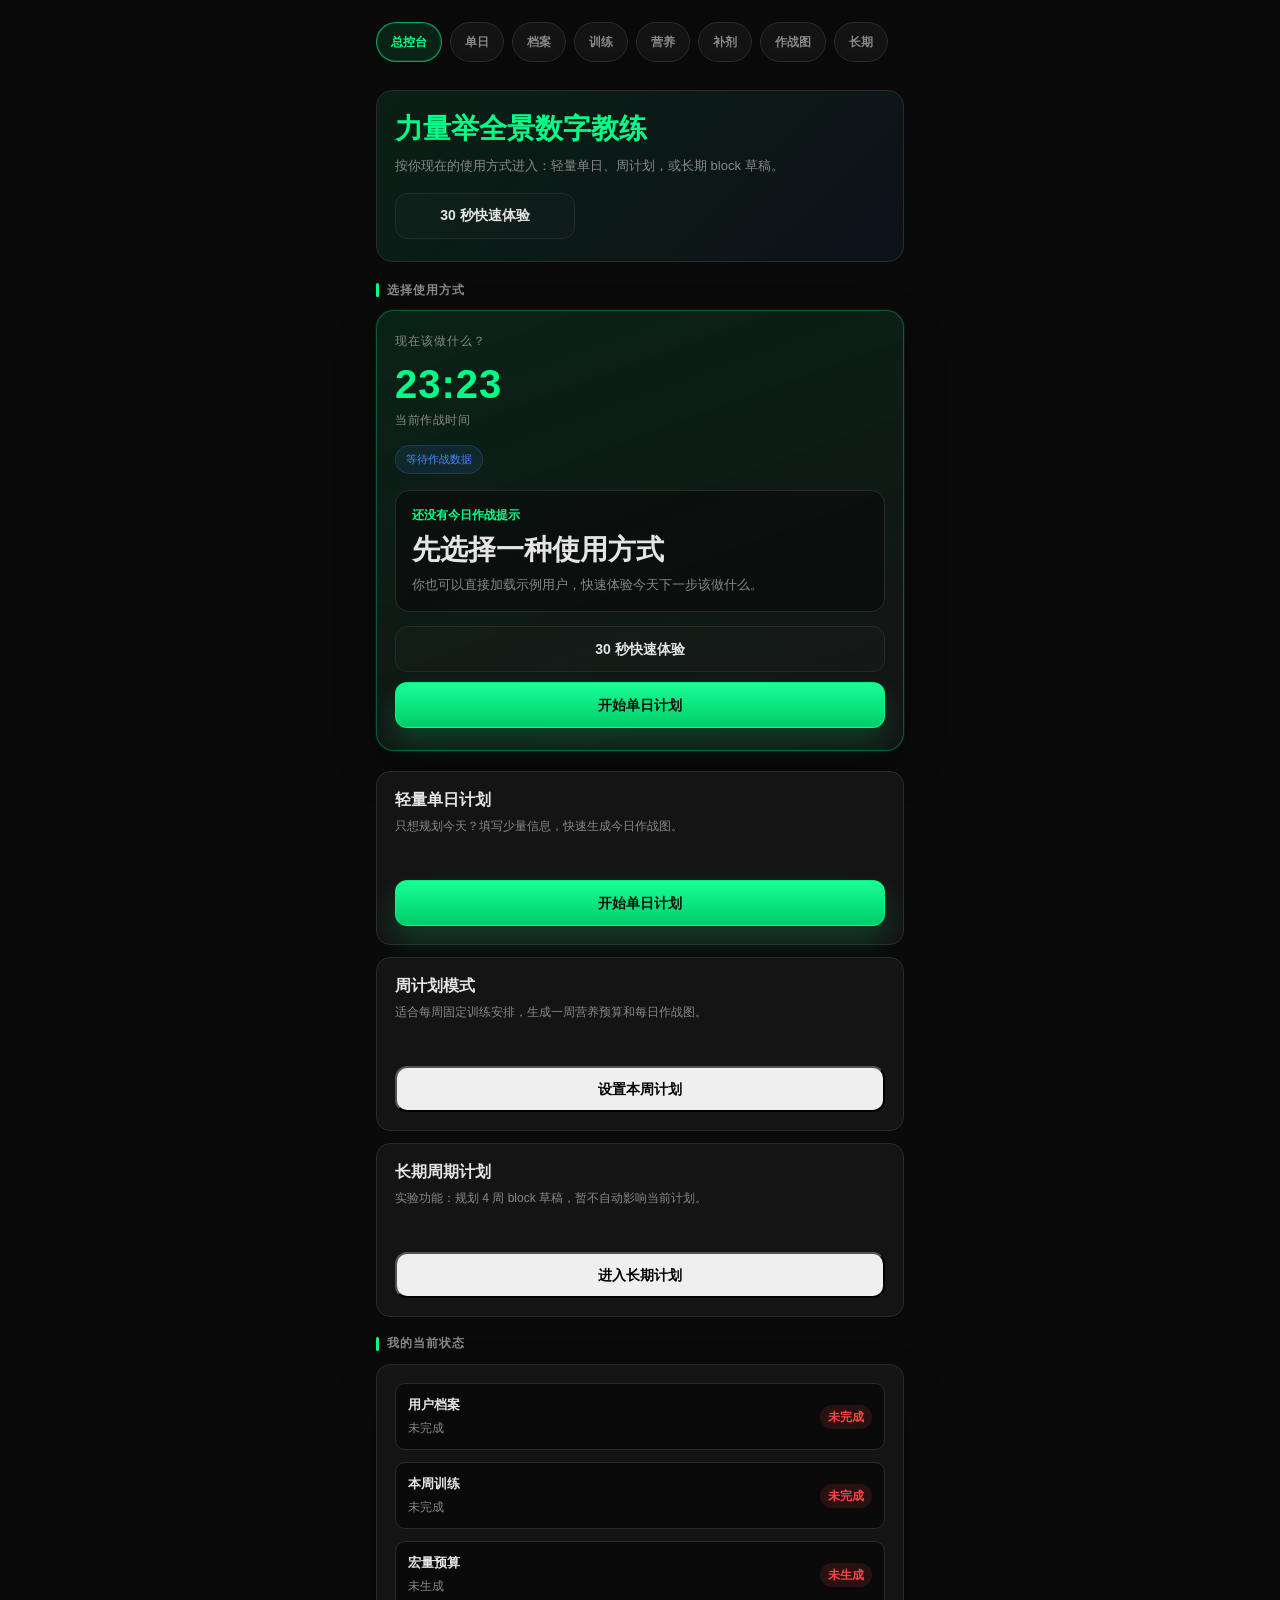
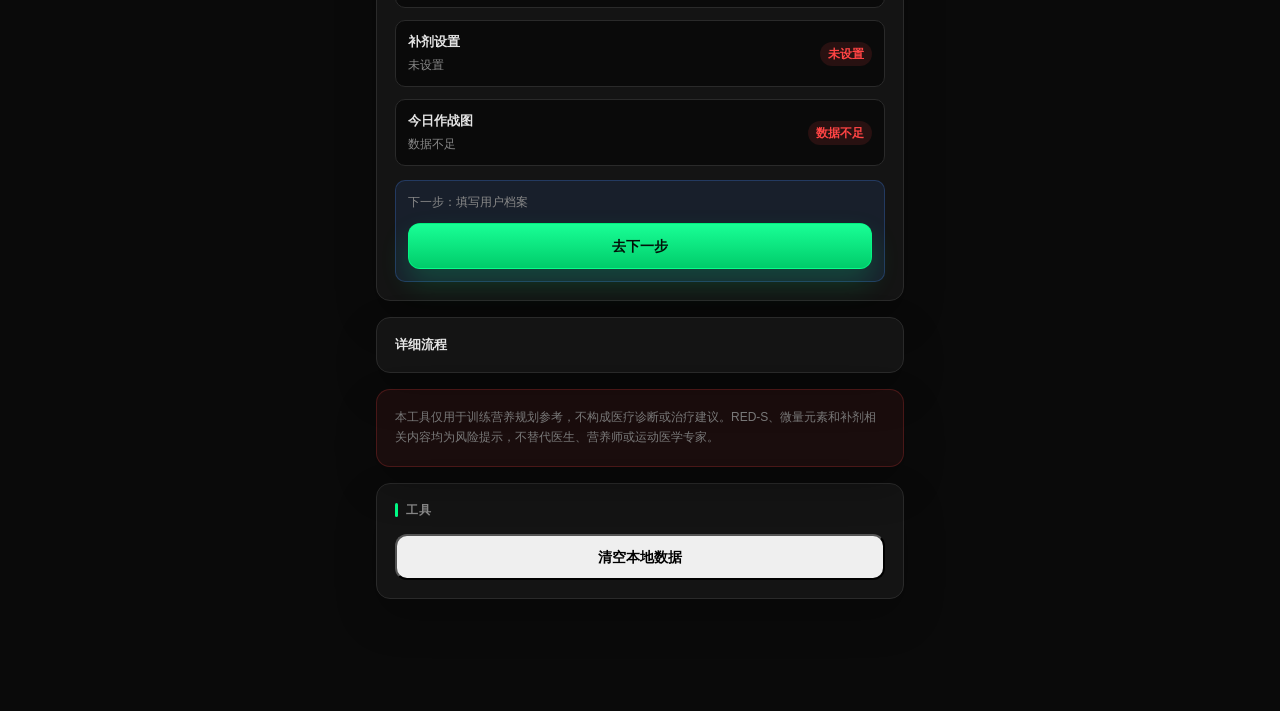
<file: index.html>
<!DOCTYPE html>
<html lang="zh-CN">
<head>
  <meta charset="UTF-8">
  <meta name="viewport" content="width=device-width, initial-scale=1.0">
  <link rel="icon" href="data:,">
  <link rel="stylesheet" href="app_ui.css">
  <title>力量举全景数字教练</title>
  <style>
    * { margin: 0; padding: 0; box-sizing: border-box; }

    body {
      font-family: -apple-system, BlinkMacSystemFont, "Segoe UI", Roboto, sans-serif;
      background: var(--bg);
      color: var(--text);
      min-height: 100vh;
    }

    .container {
      max-width: 560px;
      margin: 0 auto;
      padding: 20px 16px 48px;
    }

    .hero {
      margin-bottom: 20px;
      padding: 22px 18px;
      background: linear-gradient(135deg, rgba(0, 255, 136, 0.09), rgba(68, 136, 255, 0.06));
      border: 1px solid var(--border);
      border-radius: 16px;
    }

    .hero h1 {
      font-size: 28px;
      line-height: 1.15;
      color: var(--accent);
      margin-bottom: 10px;
    }

    .hero p {
      font-size: 13px;
      line-height: 1.65;
      color: var(--text-dim);
    }

    .hero-actions,
    .tool-actions {
      display: grid;
      gap: 10px;
      margin-top: 16px;
    }

    .mode-grid,
    .flow-steps,
    .status-list {
      display: grid;
      gap: 12px;
    }

    .mode-card,
    .panel,
    .flow-step {
      padding: 18px;
      border: 1px solid var(--border);
      border-radius: 14px;
      background: var(--panel);
    }

    .next-action-card {
      margin-bottom: 20px;
      padding: 22px 18px;
      border-radius: 18px;
      background: linear-gradient(160deg, rgba(0, 255, 136, 0.10), rgba(20, 20, 20, 0.96));
      border: 1px solid rgba(0, 255, 136, 0.28);
      box-shadow: 0 0 0 1px rgba(0, 255, 136, 0.08), 0 18px 40px rgba(0, 0, 0, 0.28);
    }

    .next-action-card-title {
      font-size: 12px;
      text-transform: uppercase;
      letter-spacing: 1px;
      color: var(--text-dim);
      margin-bottom: 14px;
    }

    .now-time {
      font-size: 40px;
      line-height: 1;
      font-weight: 800;
      color: var(--accent);
      letter-spacing: 1px;
      margin-bottom: 8px;
    }

    .now-label {
      font-size: 12px;
      color: var(--text-dim);
      letter-spacing: 0.6px;
      margin-bottom: 16px;
    }

    .current-stage {
      display: inline-flex;
      align-items: center;
      gap: 8px;
      padding: 6px 10px;
      border-radius: 999px;
      background: rgba(68, 136, 255, 0.10);
      border: 1px solid rgba(68, 136, 255, 0.2);
      color: var(--info);
      font-size: 11px;
      margin-bottom: 16px;
    }

    .next-action-main {
      padding: 16px;
      border-radius: 14px;
      background: rgba(10, 10, 10, 0.66);
      border: 1px solid var(--border);
      margin-bottom: 14px;
    }

    .next-action-eyebrow {
      font-size: 12px;
      color: var(--accent);
      margin-bottom: 10px;
      font-weight: 700;
    }

    .next-action-title {
      font-size: 28px;
      line-height: 1.15;
      font-weight: 800;
      margin-bottom: 8px;
    }

    .next-action-time {
      font-size: 16px;
      font-weight: 700;
      color: var(--text);
      margin-bottom: 6px;
    }

    .next-action-meta {
      font-size: 13px;
      line-height: 1.6;
      color: var(--text-dim);
    }

    .countdown {
      color: var(--accent);
      font-weight: 800;
    }

    .following-action {
      padding: 12px 14px;
      border-radius: 12px;
      background: rgba(255, 255, 255, 0.03);
      border: 1px solid var(--border);
      font-size: 12px;
      line-height: 1.65;
      color: var(--text-dim);
      margin-bottom: 14px;
    }

    .next-action-empty {
      font-size: 13px;
      line-height: 1.7;
      color: var(--text-dim);
      margin-bottom: 16px;
    }

    .next-action-actions {
      display: grid;
      gap: 10px;
    }

    .mode-card-title {
      font-size: 16px;
      font-weight: 700;
      margin-bottom: 6px;
    }

    .mode-card p,
    .flow-step span,
    .next-action p,
    .disclaimer {
      font-size: 12px;
      line-height: 1.65;
      color: var(--text-dim);
    }

    .section-title {
      font-size: 12px;
      color: var(--text-dim);
      text-transform: uppercase;
      letter-spacing: 1px;
      margin-bottom: 12px;
      display: flex;
      align-items: center;
      gap: 8px;
    }

    .section-title::before {
      content: "";
      width: 3px;
      height: 14px;
      background: var(--accent);
      border-radius: 2px;
    }

    .status-row {
      display: flex;
      align-items: center;
      justify-content: space-between;
      gap: 12px;
      padding: 12px;
      border-radius: 10px;
      background: var(--bg);
      border: 1px solid var(--border);
    }

    .status-row strong {
      display: block;
      font-size: 13px;
      font-weight: 600;
      margin-bottom: 4px;
    }

    .status-row span {
      font-size: 12px;
      color: var(--text-dim);
    }

    .status-badge {
      font-size: 11px;
      font-weight: 600;
      padding: 4px 8px;
      border-radius: 999px;
      white-space: nowrap;
    }

    .status-badge.done,
    .status-badge.ready {
      background: rgba(0, 255, 136, 0.12);
      color: var(--accent);
    }

    .status-badge.partial {
      background: rgba(68, 136, 255, 0.12);
      color: var(--info);
    }

    .status-badge.missing,
    .status-badge.blocked {
      background: rgba(255, 68, 68, 0.12);
      color: var(--warn);
    }

    .next-action {
      margin-top: 14px;
      padding: 12px;
      border-radius: 10px;
      background: rgba(68, 136, 255, 0.1);
      border: 1px solid rgba(68, 136, 255, 0.25);
    }

    .next-action p {
      margin-bottom: 10px;
    }

    .flow-step strong {
      display: block;
      font-size: 13px;
      margin-bottom: 6px;
    }

    details.panel summary {
      cursor: pointer;
      font-size: 13px;
      font-weight: 600;
      color: var(--text);
      list-style: none;
    }

    details.panel summary::-webkit-details-marker {
      display: none;
    }

    details.panel[open] summary {
      margin-bottom: 14px;
    }

    .disclaimer {
      background: rgba(255, 68, 68, 0.08);
      border: 1px solid rgba(255, 68, 68, 0.24);
    }

    .toast {
      position: fixed;
      left: 50%;
      bottom: 32px;
      transform: translateX(-50%);
      padding: 12px 18px;
      border-radius: 10px;
      border: 1px solid var(--accent);
      background: var(--panel);
      color: var(--accent);
      font-size: 12px;
      opacity: 0;
      pointer-events: none;
      transition: opacity 0.2s;
      z-index: 120;
    }

    .toast.show {
      opacity: 1;
    }

    @media (max-width: 420px) {
      .container {
        padding: 16px 12px 48px;
      }

      .now-time {
        font-size: 34px;
      }

      .next-action-title {
        font-size: 24px;
      }
    }
  </style>
</head>
<body>
  <div class="container">
    <div class="global-nav">
      <div class="global-nav-list">
        <a class="global-nav-link active" href="index.html">总控台</a>
        <a class="global-nav-link" href="单日计划_轻量模式.html">单日</a>
        <a class="global-nav-link" href="模块一_用户档案.html">档案</a>
        <a class="global-nav-link" href="模块三_每周训练安排.html">训练</a>
        <a class="global-nav-link" href="模块二_碳水预算引擎.html">营养</a>
        <a class="global-nav-link" href="补剂时序生成器.html">补剂</a>
        <a class="global-nav-link" href="模块四_单日仪表盘.html">作战图</a>
        <a class="global-nav-link" href="模块五_长期计划.html">长期</a>
      </div>
    </div>

    <div class="hero">
      <h1>力量举全景数字教练</h1>
      <p>按你现在的使用方式进入：轻量单日、周计划，或长期 block 草稿。</p>
      <div class="hero-actions">
        <button class="btn btn-secondary" onclick="loadQuickExperience()">30 秒快速体验</button>
      </div>
    </div>

    <div class="section-title">选择使用方式</div>
    <div class="next-action-card" id="nextActionCard">
      <div class="next-action-card-title">现在该做什么？</div>
      <div class="now-time" id="nowTimeText">--:--</div>
      <div class="now-label">当前作战时间</div>
      <div class="current-stage" id="currentStageText">正在读取今日安排</div>
      <div id="nextActionCardContent"></div>
    </div>

    <div class="mode-grid">
      <div class="mode-card">
        <div class="mode-card-title">轻量单日计划</div>
        <p>只想规划今天？填写少量信息，快速生成今日作战图。</p>
        <button class="btn btn-primary" onclick="startMode('single_day')">开始单日计划</button>
      </div>
      <div class="mode-card">
        <div class="mode-card-title">周计划模式</div>
        <p>适合每周固定训练安排，生成一周营养预算和每日作战图。</p>
        <button class="btn" onclick="startMode('weekly')">设置本周计划</button>
      </div>
      <div class="mode-card">
        <div class="mode-card-title">长期周期计划</div>
        <p>实验功能：规划 4 周 block 草稿，暂不自动影响当前计划。</p>
        <button class="btn" onclick="startMode('long_term')">进入长期计划</button>
      </div>
    </div>

    <div class="section-title">我的当前状态</div>
    <div class="panel">
      <div class="status-list" id="statusList"></div>
      <div class="next-action">
        <p id="nextActionText">下一步：填写用户档案</p>
        <a class="btn btn-primary" id="nextActionBtn" href="模块一_用户档案.html">去下一步</a>
      </div>
    </div>

    <details class="panel">
      <summary>详细流程</summary>
      <div class="flow-steps">
        <div class="flow-step">
          <strong>Step 1 建立个人档案</strong>
          <span>填写基础数据、三大项、目标和风险筛查。</span>
        </div>
        <div class="flow-step">
          <strong>Step 2 设置本周训练</strong>
          <span>录入周一到周日训练、RPE、INOL。</span>
        </div>
        <div class="flow-step">
          <strong>Step 3 生成营养预算</strong>
          <span>根据档案和训练计划生成碳水、蛋白质、脂肪预算。</span>
        </div>
        <div class="flow-step">
          <strong>Step 4 设置补剂清单</strong>
          <span>选择已有补剂，设置作息和训练时间偏好。</span>
        </div>
        <div class="flow-step">
          <strong>Step 5 查看今日作战图</strong>
          <span>查看训练、饮食和补剂融合后的最终时间线。</span>
        </div>
      </div>
    </details>

    <div class="panel disclaimer">
      本工具仅用于训练营养规划参考，不构成医疗诊断或治疗建议。RED-S、微量元素和补剂相关内容均为风险提示，不替代医生、营养师或运动医学专家。
    </div>

    <div class="panel">
      <div class="section-title" style="margin-top:0;">工具</div>
      <div class="tool-actions">
        <button class="btn" onclick="clearLocalData()">清空本地数据</button>
      </div>
    </div>
  </div>

  <div class="toast" id="toast"></div>

  <script src="app_state.js"></script>
  <script src="daily_flow_engine.js"></script>
  <script src="supplement_rule_engine.js"></script>
  <script>
    function showToast(message) {
      var toast = document.getElementById('toast');
      toast.textContent = message;
      toast.classList.add('show');
      setTimeout(function() {
        toast.classList.remove('show');
      }, 2200);
    }

    function createSampleData() {
      var now = new Date().toISOString();
      var profile = {
        gender: 'male',
        age: 22,
        height: 175,
        weight: 80,
        bodyFat: 15,
        squat1RM: 180,
        bench1RM: 120,
        deadlift1RM: 220,
        squat: 180,
        bench: 120,
        deadlift: 220,
        goal: 'strength',
        experience: 'intermediate',
        micronutrientRisk: 'low',
        redFlags: [],
        bloodMarkers: {},
        createdAt: now
      };

      var dayTypes = ['heavy', 'rest', 'medium', 'rest', 'heavy', 'light', 'rest'];
      var weeklyDays = [
        { dayIndex: 0, lift: 'squat', weight: 160, sets: 5, reps: 3, rpe: 8, percent: 89, percent1RM: 89, inol: 1.36, type: 'heavy', duration: 90, startTime: '17:00', sleepTime: '23:30' },
        null,
        { dayIndex: 2, lift: 'bench', weight: 100, sets: 5, reps: 5, rpe: 7, percent: 83, percent1RM: 83, inol: 1.47, type: 'medium', duration: 90, startTime: '17:00', sleepTime: '23:30' },
        null,
        { dayIndex: 4, lift: 'deadlift', weight: 190, sets: 4, reps: 3, rpe: 8.5, percent: 86, percent1RM: 86, inol: 0.86, type: 'heavy', duration: 90, startTime: '17:00', sleepTime: '23:30' },
        { dayIndex: 5, lift: 'accessory', weight: 60, sets: 4, reps: 12, rpe: 6.5, percent: 60, percent1RM: 60, inol: 0, type: 'light', duration: 75, startTime: '10:00', sleepTime: '23:30' },
        null
      ];

      var byDayIndex = {};
      weeklyDays.forEach(function(day, index) {
        byDayIndex[index] = day;
      });

      var dailyPlan = dayTypes.map(function(type, dayIndex) {
        var macrosByType = {
          rest: { carb: 224, protein: 200, fat: 105 },
          light: { carb: 272, protein: 200, fat: 100 },
          medium: { carb: 320, protein: 200, fat: 100 },
          heavy: { carb: 368, protein: 200, fat: 98 }
        };
        var current = macrosByType[type];
        return {
          dayIndex: dayIndex,
          type: type,
          macros: current,
          carbTiming: type === 'rest' ? null : {
            pre: Math.round(current.carb * 0.4),
            intra: Math.round(current.carb * 0.2),
            post: Math.round(current.carb * 0.4)
          },
          meals: []
        };
      });

      localStorage.setItem('appUsageMode', 'weekly');
      localStorage.removeItem('singleDayPlan');
      localStorage.setItem('userProfile', JSON.stringify(profile));
      localStorage.setItem('powerliftingProfile', JSON.stringify(profile));
      localStorage.setItem('module3_dayTypes', JSON.stringify(dayTypes));
      localStorage.setItem('weeklyTrainingPlan', JSON.stringify({
        generatedAt: now,
        dayIndexStandard: '0=Monday,6=Sunday',
        days: weeklyDays,
        byDayIndex: byDayIndex
      }));
      localStorage.setItem('supplementGenerator', JSON.stringify({
        selectedSupplements: ['caffeine', 'creatine', 'protein', 'd3k2', 'omega3', 'magnesium', 'zinc'],
        bodyWeightKg: 80,
        bodyWeight: 80,
        wakeUpTime: '07:00',
        wakeTime: '07:00',
        workoutStartTime: '17:00',
        workoutDurationMinutes: 90,
        workoutDuration: 90,
        plannedSleepTime: '23:30',
        sleepTime: '23:30',
        postRPE: 8,
        selectedGoal: 'strength',
        currentTarget: 'strength',
        trainingType: 'squat',
        workoutType: 'squat',
        customPercent: 89,
        percent1RM: 89,
        squatMax: 180,
        benchMax: 120,
        deadliftMax: 220,
        weight: 160,
        sets: 5,
        reps: 3,
        manualOverrides: {}
      }));
      localStorage.setItem('carbBudgetPlan', JSON.stringify({
        goal: 'strength',
        generatedAt: now,
        bodyWeight: 80,
        weeklyCalories: 19929,
        weeklyCarbs: 2240,
        weeklyProtein: 1400,
        weeklyFat: 700,
        dailyPlan: dailyPlan,
        eaStatus: 'ok',
        redSRisk: 'ok',
        mappedGoalKey: 'strength',
        dayTypes: dayTypes,
        macros: {
          base: { carb: 320, protein: 200, fat: 100 },
          byType: {
            rest: { carb: 224, protein: 200, fat: 105 },
            light: { carb: 272, protein: 200, fat: 100 },
            medium: { carb: 320, protein: 200, fat: 100 },
            heavy: { carb: 368, protein: 200, fat: 98 }
          }
        },
        carbTiming: { pre: 128, intra: 64, post: 128 },
        mealPlans: { byType: { rest: [], light: [], medium: [], heavy: [] } },
        tdee: 2849,
        warnings: []
      }));
    }

    function startMode(mode) {
      window.AppState.setUsageMode(mode);
      if (mode === 'single_day') {
        window.location.href = '单日计划_轻量模式.html';
        return;
      }
      if (mode === 'long_term') {
        window.location.href = '模块五_长期计划.html';
        return;
      }
      var readiness = window.AppState.getReadinessStatus({ mode: 'weekly' });
      window.location.href = readiness.nextActionHref;
    }

    function loadQuickExperience() {
      createSampleData();
      showToast('示例用户已加载');
      refreshHomeDashboard();
      setTimeout(function() {
        window.location.href = '模块四_单日仪表盘.html';
      }, 250);
    }

    function clearLocalData() {
      if (!confirm('这会清空当前浏览器中的档案、训练、宏量、补剂和单日计划数据，是否继续？')) return;
      ['appUsageMode', 'singleDayPlan', 'userProfile', 'powerliftingProfile', 'carbBudgetPlan', 'weeklyTrainingPlan', 'module3_dayTypes', 'supplementGenerator']
        .forEach(function(key) { localStorage.removeItem(key); });
      refreshHomeDashboard();
      showToast('本地数据已清空');
    }

    function formatStatusLabel(type, value) {
      var labels = {
        done: '已完成',
        missing: '未完成',
        ready: '可查看',
        partial: '部分可用',
        blocked: '数据不足'
      };
      if (type === 'macro' && value === 'done') return '已生成';
      if (type === 'macro' && value === 'missing') return '未生成';
      if (type === 'supplement' && value === 'done') return '已设置';
      if (type === 'supplement' && value === 'missing') return '未设置';
      return labels[value] || value;
    }

    function getEventIcon(type) {
      var icons = {
        meal: '🍚',
        training: '🏋️',
        supplement: '💊',
        sleep: '😴',
        wake: '🌅',
        warning: '⚠️',
        recovery: '🧘'
      };
      return icons[type] || '📍';
    }

    function renderNextActionCard(now) {
      var current = now || new Date();
      var dayIndex = window.AppState.getTodayDayIndex(current);
      var dashboard = window.AppState.getTodayDashboardContext({
        mode: window.AppState.getUsageMode(),
        dayIndex: dayIndex,
        date: current
      });
      var events = window.DailyFlowEngine
        ? window.DailyFlowEngine.buildDailyFlowEvents(dashboard)
        : [];
      var result = window.DailyFlowEngine
        ? window.DailyFlowEngine.getNextActionFromEvents(events, current)
        : window.AppState.getTodayNextAction(current);
      document.getElementById('nowTimeText').textContent = result.nowTime || '--:--';
      document.getElementById('currentStageText').textContent = result.currentLabel || '当前作战时间';

      var root = document.getElementById('nextActionCardContent');
      if (!result.hasData || result.status === 'missing_data') {
        root.innerHTML = [
          '<div class="next-action-main">',
            '<div class="next-action-eyebrow">还没有今日作战提示</div>',
            '<div class="next-action-title">先选择一种使用方式</div>',
            '<div class="next-action-meta">你也可以直接加载示例用户，快速体验今天下一步该做什么。</div>',
          '</div>',
          '<div class="next-action-actions">',
            '<button class="btn btn-secondary" onclick="loadQuickExperience()">30 秒快速体验</button>',
            '<button class="btn btn-primary" onclick="startMode(\'single_day\')">开始单日计划</button>',
          '</div>'
        ].join('');
        return;
      }

      if (result.status === 'done_for_day' || !result.nextEvent) {
        root.innerHTML = [
          '<div class="next-action-main">',
            '<div class="next-action-eyebrow">今天的关键事件已结束</div>',
            '<div class="next-action-title">😴 进入恢复窗口</div>',
            '<div class="next-action-meta">', (result.message || '接下来以恢复和睡眠为主。'), '</div>',
          '</div>',
          '<a class="btn btn-primary" href="模块四_单日仪表盘.html">查看完整今日作战图</a>'
        ].join('');
        return;
      }

      var nextEvent = result.nextEvent;
      var following = result.followingEvent;
      root.innerHTML = [
        '<div class="next-action-main">',
          '<div class="next-action-eyebrow">下一步 · <span class="countdown">还有 ', nextEvent.minutesUntil, ' 分钟</span></div>',
          '<div class="next-action-title">', getEventIcon(nextEvent.type), ' ', nextEvent.title, '</div>',
          '<div class="next-action-time">', nextEvent.time, '</div>',
          '<div class="next-action-meta">', (nextEvent.meta || '查看今日作战图获取完整细节'), '</div>',
        '</div>',
        following ? '<div class="following-action">随后：' + getEventIcon(following.type) + ' ' + following.time + ' ' + following.title + (following.meta ? ' · ' + following.meta : '') + '</div>' : '',
        '<a class="btn btn-primary" href="模块四_单日仪表盘.html">查看完整今日作战图</a>'
      ].join('');
    }

    function renderDashboardState() {
      var readiness = window.AppState.getReadinessStatus();
      var statusList = document.getElementById('statusList');
      var items = [
        { key: 'profile', label: '用户档案' },
        { key: 'training', label: readiness.mode === 'single_day' ? '单日训练' : '本周训练' },
        { key: 'macro', label: '宏量预算' },
        { key: 'supplement', label: '补剂设置' },
        { key: 'dashboard', label: '今日作战图' }
      ];

      statusList.innerHTML = items.map(function(item) {
        var statusLabel = formatStatusLabel(item.key, readiness[item.key]);
        return [
          '<div class="status-row">',
            '<div>',
              '<strong>' + item.label + '</strong>',
              '<span>' + statusLabel + '</span>',
            '</div>',
            '<span class="status-badge ' + readiness[item.key] + '">' + statusLabel + '</span>',
          '</div>'
        ].join('');
      }).join('');

      document.getElementById('nextActionText').textContent = readiness.nextAction;
      document.getElementById('nextActionBtn').href = readiness.nextActionHref;
    }

    function refreshHomeDashboard() {
      renderDashboardState();
      renderNextActionCard(new Date());
    }

    refreshHomeDashboard();
    setInterval(function() {
      renderNextActionCard(new Date());
    }, 30000);
  </script>
</body>
</html>
</file>
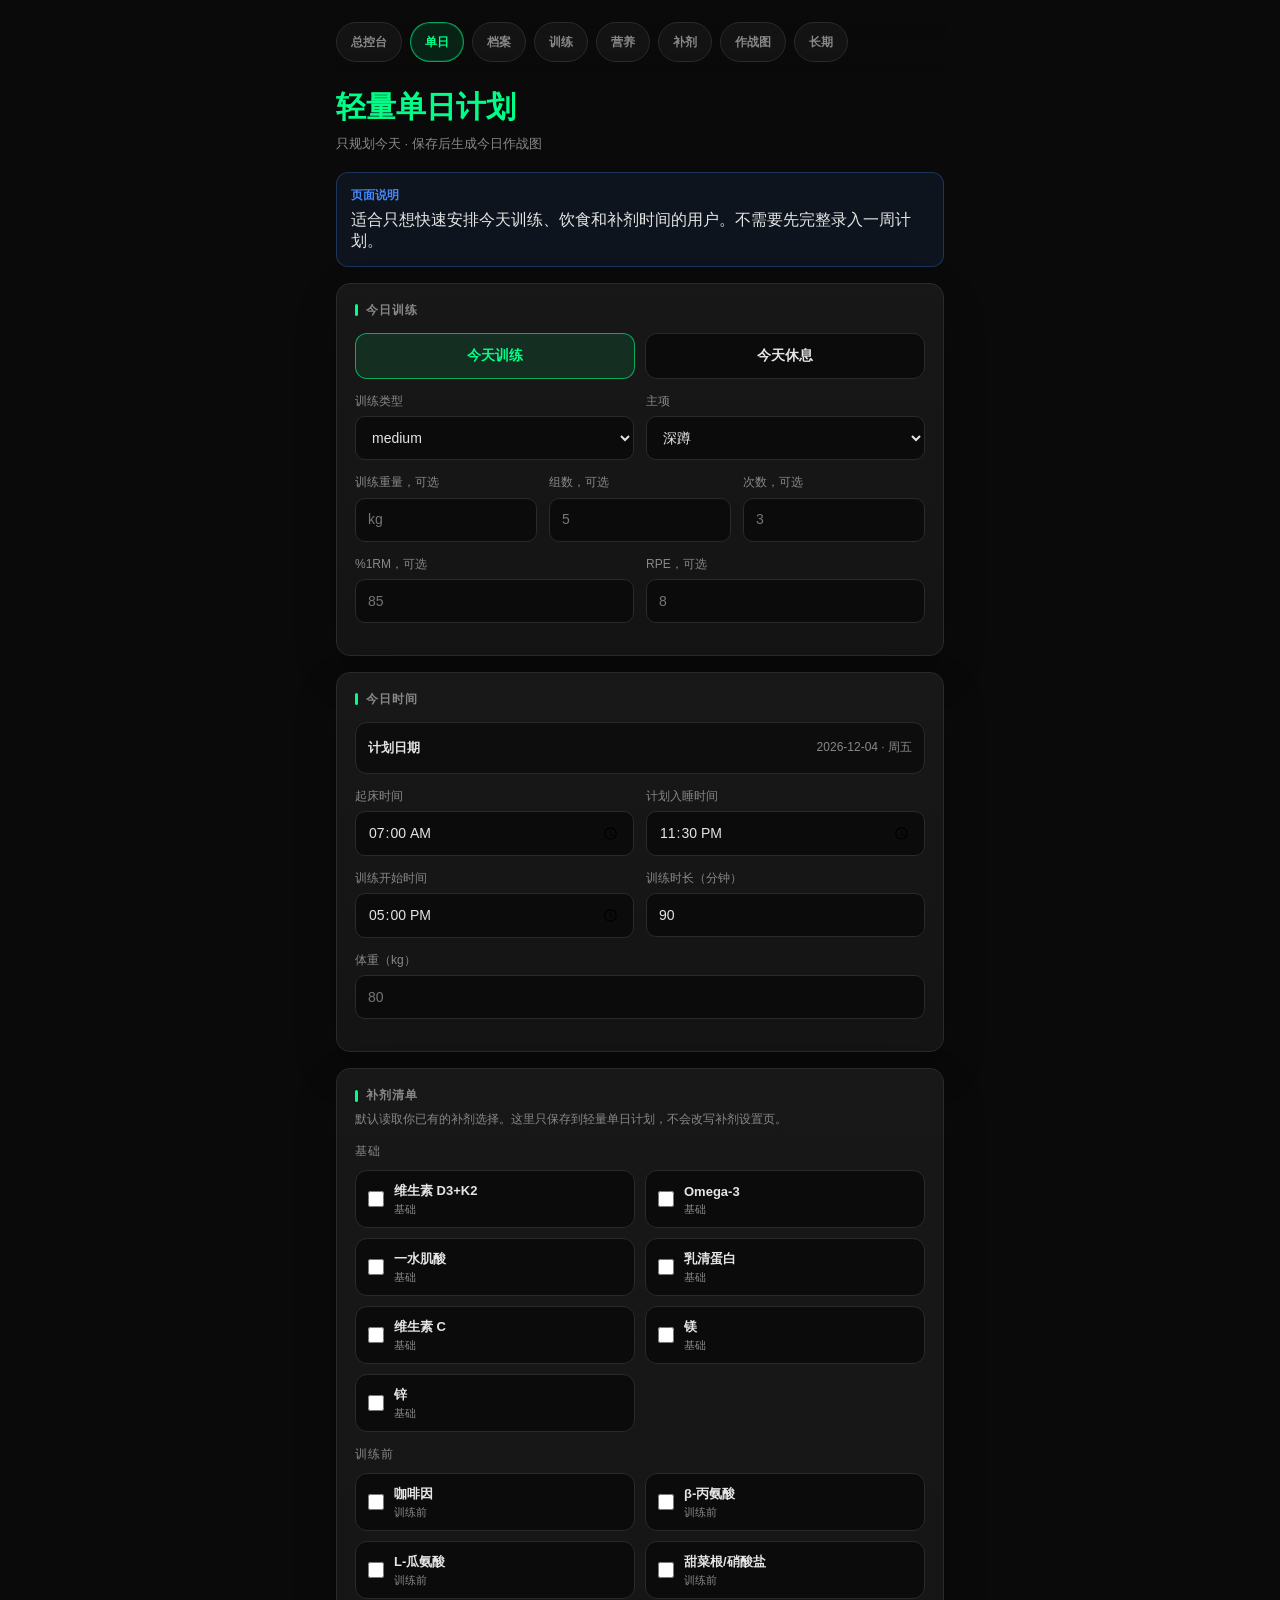
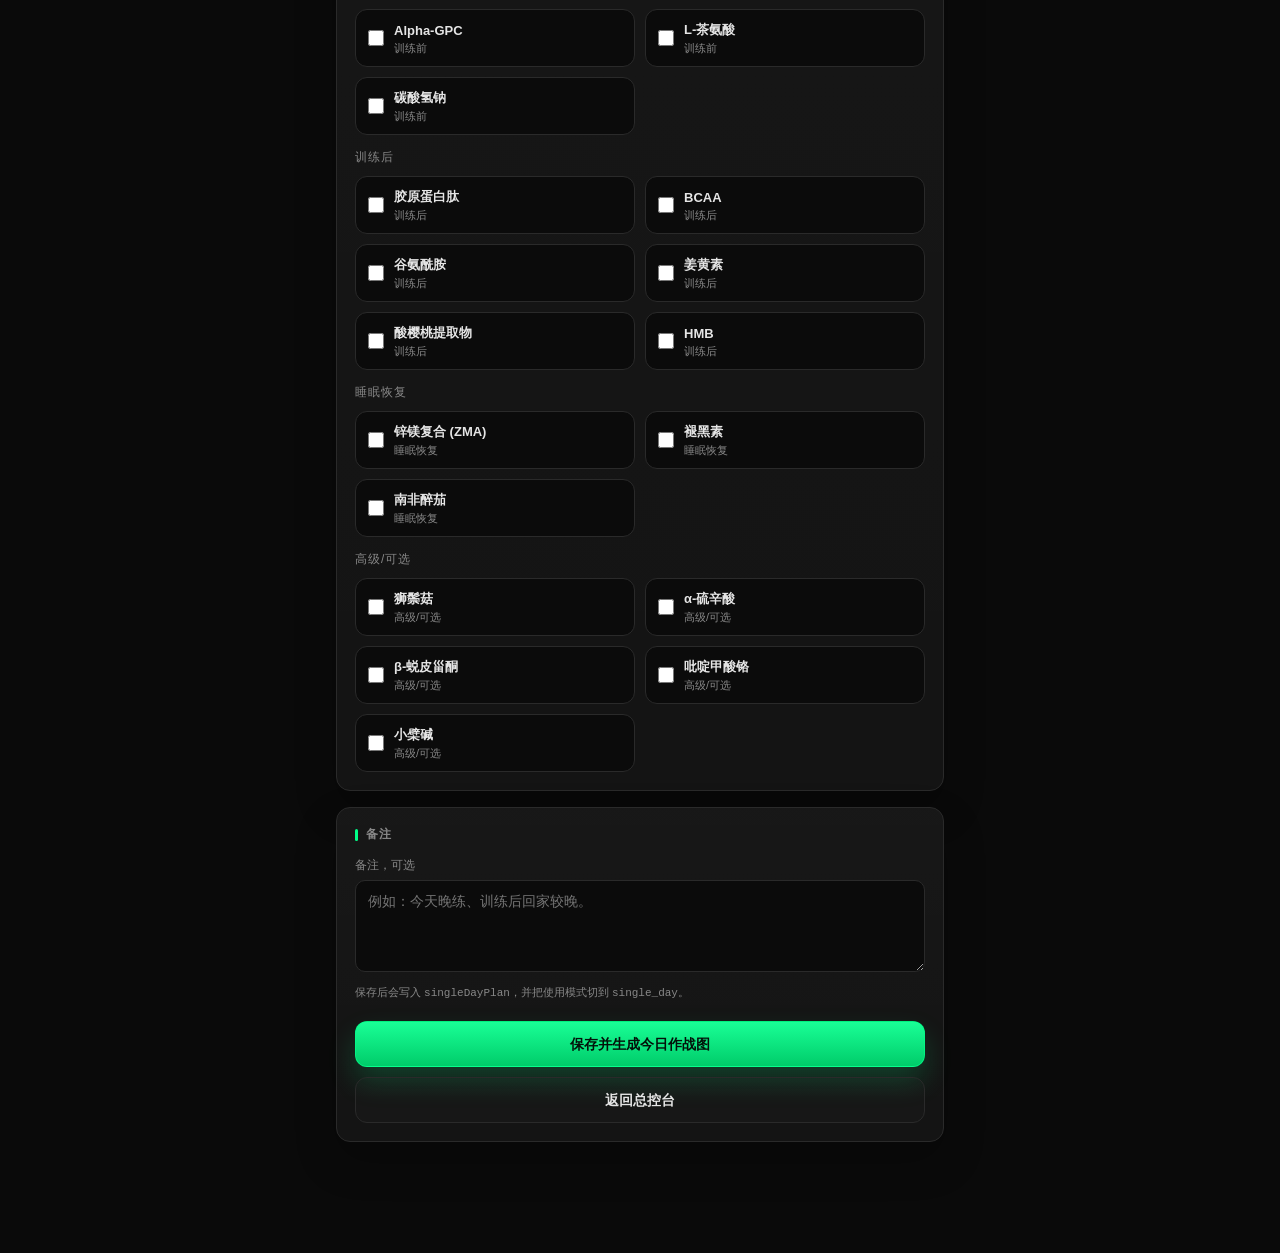
<file: 单日计划_轻量模式.html>
<!DOCTYPE html>
<html lang="zh-CN">
<head>
  <meta charset="UTF-8">
  <meta name="viewport" content="width=device-width, initial-scale=1.0">
  <link rel="icon" href="data:,">
  <link rel="stylesheet" href="app_ui.css">
  <title>轻量单日计划</title>
  <style>
    * { margin: 0; padding: 0; box-sizing: border-box; }

    body {
      font-family: -apple-system, BlinkMacSystemFont, "Segoe UI", Roboto, sans-serif;
      background: var(--bg);
      color: var(--text);
      min-height: 100vh;
    }

    .page-header {
      margin-bottom: 18px;
    }

    .page-header h1 {
      font-size: 28px;
      color: var(--accent);
      margin-bottom: 8px;
    }

    .page-header p {
      color: var(--text-dim);
      font-size: 13px;
      line-height: 1.65;
    }

    .info-box {
      margin-bottom: 16px;
      padding: 14px;
      border-radius: 12px;
      border: 1px solid rgba(68, 136, 255, 0.28);
      background: rgba(68, 136, 255, 0.08);
    }

    .info-box strong {
      display: block;
      color: var(--info);
      font-size: 12px;
      margin-bottom: 6px;
    }

    .choice-row {
      display: grid;
      grid-template-columns: repeat(2, minmax(0, 1fr));
      gap: 10px;
      margin-bottom: 14px;
    }

    .choice-btn {
      min-height: 44px;
      padding: 12px;
      border-radius: 12px;
      border: 1px solid var(--border);
      background: #0b0b0b;
      color: var(--text);
      font-size: 14px;
      font-weight: 600;
      cursor: pointer;
    }

    .choice-btn.active {
      border-color: rgba(0, 255, 136, 0.6);
      background: rgba(0, 255, 136, 0.1);
      color: var(--accent);
    }

    .panel {
      padding: 18px;
    }

    .panel + .panel {
      margin-top: 16px;
    }

    .panel-title {
      margin-bottom: 14px;
      color: var(--text);
      font-size: 15px;
      font-weight: 700;
    }

    .panel-subtitle {
      margin: -8px 0 14px;
      color: var(--text-dim);
      font-size: 12px;
      line-height: 1.6;
    }

    .supplement-group + .supplement-group {
      margin-top: 14px;
    }

    .supplement-group-title {
      margin-bottom: 10px;
      color: var(--text-dim);
      font-size: 12px;
      text-transform: uppercase;
      letter-spacing: 0.08em;
    }

    .supplement-grid {
      display: grid;
      grid-template-columns: repeat(2, minmax(0, 1fr));
      gap: 10px;
    }

    .supplement-item {
      display: flex;
      align-items: center;
      gap: 10px;
      min-height: 46px;
      padding: 10px 12px;
      border-radius: 12px;
      border: 1px solid var(--border);
      background: #0b0b0b;
      cursor: pointer;
    }

    .supplement-item.selected {
      border-color: rgba(0, 255, 136, 0.6);
      background: rgba(0, 255, 136, 0.08);
    }

    .supplement-item input {
      width: 16px;
      height: 16px;
      margin: 0;
      accent-color: var(--accent);
    }

    .supplement-name {
      font-size: 13px;
      font-weight: 600;
      color: var(--text);
    }

    .supplement-type {
      display: block;
      margin-top: 2px;
      color: var(--text-dim);
      font-size: 11px;
    }

    .readonly-summary {
      display: grid;
      gap: 10px;
      margin-bottom: 14px;
    }

    .summary-row {
      display: flex;
      justify-content: space-between;
      align-items: center;
      gap: 10px;
      padding: 12px;
      border-radius: 12px;
      background: #0d0d0d;
      border: 1px solid var(--border);
    }

    .summary-row strong {
      font-size: 13px;
    }

    .summary-row span {
      color: var(--text-dim);
      font-size: 12px;
      text-align: right;
    }

    .training-fields.is-rest {
      opacity: 0.6;
    }

    .actions {
      display: grid;
      gap: 10px;
      margin-top: 18px;
    }

    .helper {
      margin-top: 8px;
      color: var(--text-dim);
      font-size: 11px;
      line-height: 1.6;
    }

    .toast {
      position: fixed;
      left: 50%;
      bottom: 30px;
      transform: translateX(-50%);
      padding: 12px 16px;
      background: var(--panel);
      border: 1px solid rgba(0, 255, 136, 0.55);
      border-radius: 10px;
      color: var(--accent);
      font-size: 12px;
      opacity: 0;
      pointer-events: none;
      transition: opacity 0.2s ease;
      z-index: 140;
    }

    .toast.show {
      opacity: 1;
    }

    @media (max-width: 420px) {
      .choice-row,
      .supplement-grid {
        grid-template-columns: 1fr;
      }
    }
  </style>
</head>
<body>
  <div class="container">
    <div class="global-nav">
      <div class="global-nav-list">
        <a class="global-nav-link" href="index.html">总控台</a>
        <a class="global-nav-link active" href="单日计划_轻量模式.html">单日</a>
        <a class="global-nav-link" href="模块一_用户档案.html">档案</a>
        <a class="global-nav-link" href="模块三_每周训练安排.html">训练</a>
        <a class="global-nav-link" href="模块二_碳水预算引擎.html">营养</a>
        <a class="global-nav-link" href="补剂时序生成器.html">补剂</a>
        <a class="global-nav-link" href="模块四_单日仪表盘.html">作战图</a>
        <a class="global-nav-link" href="模块五_长期计划.html">长期</a>
      </div>
    </div>

    <div class="page-header">
      <h1>轻量单日计划</h1>
      <p>只规划今天 · 保存后生成今日作战图</p>
    </div>

    <div class="info-box">
      <strong>页面说明</strong>
      适合只想快速安排今天训练、饮食和补剂时间的用户。不需要先完整录入一周计划。
    </div>

    <div class="panel">
      <div class="panel-title">今日训练</div>
      <div class="choice-row">
        <button type="button" class="choice-btn active" id="trainingYesBtn" onclick="setTrainingDay(true)">今天训练</button>
        <button type="button" class="choice-btn" id="trainingNoBtn" onclick="setTrainingDay(false)">今天休息</button>
      </div>

      <div class="training-fields" id="trainingFields">
        <div class="form-row">
          <div class="form-group">
            <label class="form-label" for="dayType">训练类型</label>
            <select id="dayType" class="form-select">
              <option value="light">light</option>
              <option value="medium" selected>medium</option>
              <option value="heavy">heavy</option>
              <option value="rest">rest</option>
            </select>
          </div>
          <div class="form-group">
            <label class="form-label" for="lift">主项</label>
            <select id="lift" class="form-select">
              <option value="squat">深蹲</option>
              <option value="bench">卧推</option>
              <option value="deadlift">硬拉</option>
              <option value="accessory">辅助</option>
              <option value="rest">休息</option>
            </select>
          </div>
        </div>

        <div class="form-row-3">
          <div class="form-group">
            <label class="form-label" for="weight">训练重量，可选</label>
            <input id="weight" type="number" class="form-input" placeholder="kg">
          </div>
          <div class="form-group">
            <label class="form-label" for="sets">组数，可选</label>
            <input id="sets" type="number" class="form-input" placeholder="5">
          </div>
          <div class="form-group">
            <label class="form-label" for="reps">次数，可选</label>
            <input id="reps" type="number" class="form-input" placeholder="3">
          </div>
        </div>

        <div class="form-row">
          <div class="form-group">
            <label class="form-label" for="percent1RM">%1RM，可选</label>
            <input id="percent1RM" type="number" class="form-input" placeholder="85">
          </div>
          <div class="form-group">
            <label class="form-label" for="rpe">RPE，可选</label>
            <input id="rpe" type="number" step="0.5" class="form-input" placeholder="8">
          </div>
        </div>
      </div>
    </div>

    <div class="panel">
      <div class="panel-title">今日时间</div>
      <div class="readonly-summary">
        <div class="summary-row">
          <strong>计划日期</strong>
          <span id="todayLabel">--</span>
        </div>
      </div>
      <div class="form-row">
        <div class="form-group">
          <label class="form-label" for="wakeUpTime">起床时间</label>
          <input id="wakeUpTime" type="time" class="form-input">
        </div>
        <div class="form-group">
          <label class="form-label" for="plannedSleepTime">计划入睡时间</label>
          <input id="plannedSleepTime" type="time" class="form-input">
        </div>
      </div>
      <div class="form-row">
        <div class="form-group">
          <label class="form-label" for="workoutStartTime">训练开始时间</label>
          <input id="workoutStartTime" type="time" class="form-input">
        </div>
        <div class="form-group">
          <label class="form-label" for="workoutDurationMinutes">训练时长（分钟）</label>
          <input id="workoutDurationMinutes" type="number" class="form-input" placeholder="90">
        </div>
      </div>
      <div class="form-group">
        <label class="form-label" for="bodyWeightKg">体重（kg）</label>
        <input id="bodyWeightKg" type="number" class="form-input" placeholder="80">
      </div>
    </div>

    <div class="panel">
      <div class="panel-title">补剂清单</div>
      <div class="panel-subtitle">默认读取你已有的补剂选择。这里只保存到轻量单日计划，不会改写补剂设置页。</div>
      <div id="supplementGrid"></div>
    </div>

    <div class="panel">
      <div class="panel-title">备注</div>
      <div class="form-group" style="margin-bottom:0;">
        <label class="form-label" for="notes">备注，可选</label>
        <textarea id="notes" class="form-input" placeholder="例如：今天晚练、训练后回家较晚。"></textarea>
      </div>
      <div class="helper">保存后会写入 <code>singleDayPlan</code>，并把使用模式切到 <code>single_day</code>。</div>
      <div class="actions">
        <button class="btn btn-primary" onclick="saveAndGo()">保存并生成今日作战图</button>
        <a class="btn btn-secondary" href="index.html">返回总控台</a>
      </div>
    </div>
  </div>

  <div class="toast" id="toast"></div>

  <script src="app_state.js"></script>
  <script>
    const SUPPLEMENT_META = {
      d3k2: { name: '维生素 D3+K2', category: '基础' },
      omega3: { name: 'Omega-3', category: '基础' },
      creatine: { name: '一水肌酸', category: '基础' },
      protein: { name: '乳清蛋白', category: '基础' },
      vitaminC: { name: '维生素 C', category: '基础' },
      magnesium: { name: '镁', category: '基础' },
      zinc: { name: '锌', category: '基础' },
      caffeine: { name: '咖啡因', category: '训练前' },
      betaAlanine: { name: 'β-丙氨酸', category: '训练前' },
      citrulline: { name: 'L-瓜氨酸', category: '训练前' },
      nitrate: { name: '甜菜根/硝酸盐', category: '训练前' },
      alphaGPC: { name: 'Alpha-GPC', category: '训练前' },
      lTheanine: { name: 'L-茶氨酸', category: '训练前' },
      sodiumBicarbonate: { name: '碳酸氢钠', category: '训练前' },
      collagen: { name: '胶原蛋白肽', category: '训练后' },
      bcaa: { name: 'BCAA', category: '训练后' },
      glutamine: { name: '谷氨酰胺', category: '训练后' },
      turmeric: { name: '姜黄素', category: '训练后' },
      tartCherry: { name: '酸樱桃提取物', category: '训练后' },
      hmb: { name: 'HMB', category: '训练后' },
      zincMagnesium: { name: '锌镁复合 (ZMA)', category: '睡眠恢复' },
      melatonin: { name: '褪黑素', category: '睡眠恢复' },
      ashwagandha: { name: '南非醉茄', category: '睡眠恢复' },
      lionsMane: { name: '狮鬃菇', category: '高级/可选' },
      alphaLipoicAcid: { name: 'α-硫辛酸', category: '高级/可选' },
      betaEcdysterone: { name: 'β-蜕皮甾酮', category: '高级/可选' },
      chromium: { name: '吡啶甲酸铬', category: '高级/可选' },
      berberine: { name: '小檗碱', category: '高级/可选' }
    };

    const SUPPLEMENT_GROUPS = [
      { title: '基础', keys: ['d3k2', 'omega3', 'creatine', 'protein', 'vitaminC', 'magnesium', 'zinc'] },
      { title: '训练前', keys: ['caffeine', 'betaAlanine', 'citrulline', 'nitrate', 'alphaGPC', 'lTheanine', 'sodiumBicarbonate'] },
      { title: '训练后', keys: ['collagen', 'bcaa', 'glutamine', 'turmeric', 'tartCherry', 'hmb'] },
      { title: '睡眠恢复', keys: ['zincMagnesium', 'melatonin', 'ashwagandha'] },
      { title: '高级/可选', keys: ['lionsMane', 'alphaLipoicAcid', 'betaEcdysterone', 'chromium', 'berberine'] }
    ];

    let selectedSupplements = new Set();
    let isTrainingDay = true;

    function todayDateString() {
      const now = new Date();
      return now.getFullYear() + '-' + String(now.getMonth() + 1).padStart(2, '0') + '-' + String(now.getDate()).padStart(2, '0');
    }

    function showToast(message) {
      const toast = document.getElementById('toast');
      toast.textContent = message;
      toast.classList.add('show');
      setTimeout(function() {
        toast.classList.remove('show');
      }, 1800);
    }

    function parseNumber(value) {
      if (value === '' || value === null || value === undefined) return null;
      const number = Number(value);
      return Number.isFinite(number) ? number : null;
    }

    function updateTodayLabel() {
      const now = new Date();
      const dayNames = ['周日', '周一', '周二', '周三', '周四', '周五', '周六'];
      document.getElementById('todayLabel').textContent = `${todayDateString()} · ${dayNames[now.getDay()]}`;
    }

    function setTrainingDay(value) {
      isTrainingDay = !!value;
      document.getElementById('trainingYesBtn').classList.toggle('active', isTrainingDay);
      document.getElementById('trainingNoBtn').classList.toggle('active', !isTrainingDay);
      document.getElementById('trainingFields').classList.toggle('is-rest', !isTrainingDay);
      if (!isTrainingDay) {
        document.getElementById('dayType').value = 'rest';
        document.getElementById('lift').value = 'rest';
      } else {
        if (document.getElementById('dayType').value === 'rest') document.getElementById('dayType').value = 'medium';
        if (document.getElementById('lift').value === 'rest') document.getElementById('lift').value = 'squat';
      }
    }

    function renderSupplementGrid() {
      const root = document.getElementById('supplementGrid');
      root.innerHTML = SUPPLEMENT_GROUPS.map(function(group) {
        return [
          '<div class="supplement-group">',
            '<div class="supplement-group-title">' + group.title + '</div>',
            '<div class="supplement-grid">',
              group.keys.map(function(key) {
                const meta = SUPPLEMENT_META[key] || { name: key, category: group.title };
                const checked = selectedSupplements.has(key);
                return [
                  '<label class="supplement-item ' + (checked ? 'selected' : '') + '" data-key="' + key + '">',
                    '<input type="checkbox" ' + (checked ? 'checked' : '') + ' onchange="toggleSupplement(\'' + key + '\', this)">',
                    '<span>',
                      '<span class="supplement-name">' + meta.name + '</span>',
                      '<span class="supplement-type">' + meta.category + '</span>',
                    '</span>',
                  '</label>'
                ].join('');
              }).join(''),
            '</div>',
          '</div>'
        ].join('');
      }).join('');
    }

    function toggleSupplement(key, input) {
      if (input.checked) selectedSupplements.add(key);
      else selectedSupplements.delete(key);
      renderSupplementGrid();
    }

    function applyDefaults() {
      const profile = window.AppState ? window.AppState.getProfile() : null;
      const supplementState = window.AppState ? window.AppState.getSupplementState() : null;
      const singleDayPlan = window.AppState ? window.AppState.getSingleDayPlan() : null;
      const existing = singleDayPlan && singleDayPlan.exists ? singleDayPlan : null;

      const defaultWake = existing?.wakeUpTime || supplementState?.wakeUpTime || '07:00';
      const defaultStart = existing?.workoutStartTime || supplementState?.workoutStartTime || '17:00';
      const defaultDuration = existing?.workoutDurationMinutes || supplementState?.workoutDurationMinutes || 90;
      const defaultSleep = existing?.plannedSleepTime || supplementState?.plannedSleepTime || '23:30';
      const defaultWeight = existing?.bodyWeightKg || profile?.weight || supplementState?.bodyWeightKg || '';

      document.getElementById('wakeUpTime').value = defaultWake;
      document.getElementById('workoutStartTime').value = defaultStart;
      document.getElementById('workoutDurationMinutes').value = defaultDuration;
      document.getElementById('plannedSleepTime').value = defaultSleep;
      document.getElementById('bodyWeightKg').value = defaultWeight;
      document.getElementById('notes').value = existing?.notes || '';
      document.getElementById('dayType').value = existing?.dayType || 'medium';
      document.getElementById('lift').value = existing?.lift || 'squat';
      document.getElementById('weight').value = existing?.weight ?? '';
      document.getElementById('sets').value = existing?.sets ?? '';
      document.getElementById('reps').value = existing?.reps ?? '';
      document.getElementById('percent1RM').value = existing?.percent1RM ?? '';
      document.getElementById('rpe').value = existing?.rpe ?? '';

      selectedSupplements = new Set(
        existing?.selectedSupplements?.length
          ? existing.selectedSupplements
          : (supplementState?.selectedSupplements || [])
      );

      setTrainingDay(existing ? !!existing.isTrainingDay : true);
      renderSupplementGrid();
      updateTodayLabel();
    }

    function buildSingleDayPlan() {
      const now = new Date().toISOString();
      const existing = window.AppState ? window.AppState.getSingleDayPlan() : null;
      const training = isTrainingDay;
      const rawDayType = document.getElementById('dayType').value;
      const rawLift = document.getElementById('lift').value;

      return {
        version: 'v1',
        createdAt: existing && existing.exists ? (existing.createdAt || now) : now,
        updatedAt: now,
        source: 'single_day',
        date: todayDateString(),
        isTrainingDay: training,
        dayType: training ? rawDayType : 'rest',
        lift: training ? rawLift : 'rest',
        workoutStartTime: document.getElementById('workoutStartTime').value || '17:00',
        workoutDurationMinutes: parseNumber(document.getElementById('workoutDurationMinutes').value) || 90,
        wakeUpTime: document.getElementById('wakeUpTime').value || '07:00',
        plannedSleepTime: document.getElementById('plannedSleepTime').value || '23:30',
        bodyWeightKg: parseNumber(document.getElementById('bodyWeightKg').value),
        weight: training ? parseNumber(document.getElementById('weight').value) : null,
        sets: training ? parseNumber(document.getElementById('sets').value) : null,
        reps: training ? parseNumber(document.getElementById('reps').value) : null,
        percent1RM: training ? parseNumber(document.getElementById('percent1RM').value) : null,
        rpe: training ? parseNumber(document.getElementById('rpe').value) : null,
        selectedSupplements: Array.from(selectedSupplements),
        notes: document.getElementById('notes').value.trim()
      };
    }

    function saveAndGo() {
      const payload = buildSingleDayPlan();
      localStorage.setItem('singleDayPlan', JSON.stringify(payload));
      localStorage.setItem('appUsageMode', 'single_day');
      showToast('轻量单日计划已保存');
      setTimeout(function() {
        window.location.href = '模块四_单日仪表盘.html';
      }, 220);
    }

    document.addEventListener('DOMContentLoaded', function() {
      applyDefaults();
    });
  </script>
</body>
</html>
</file>
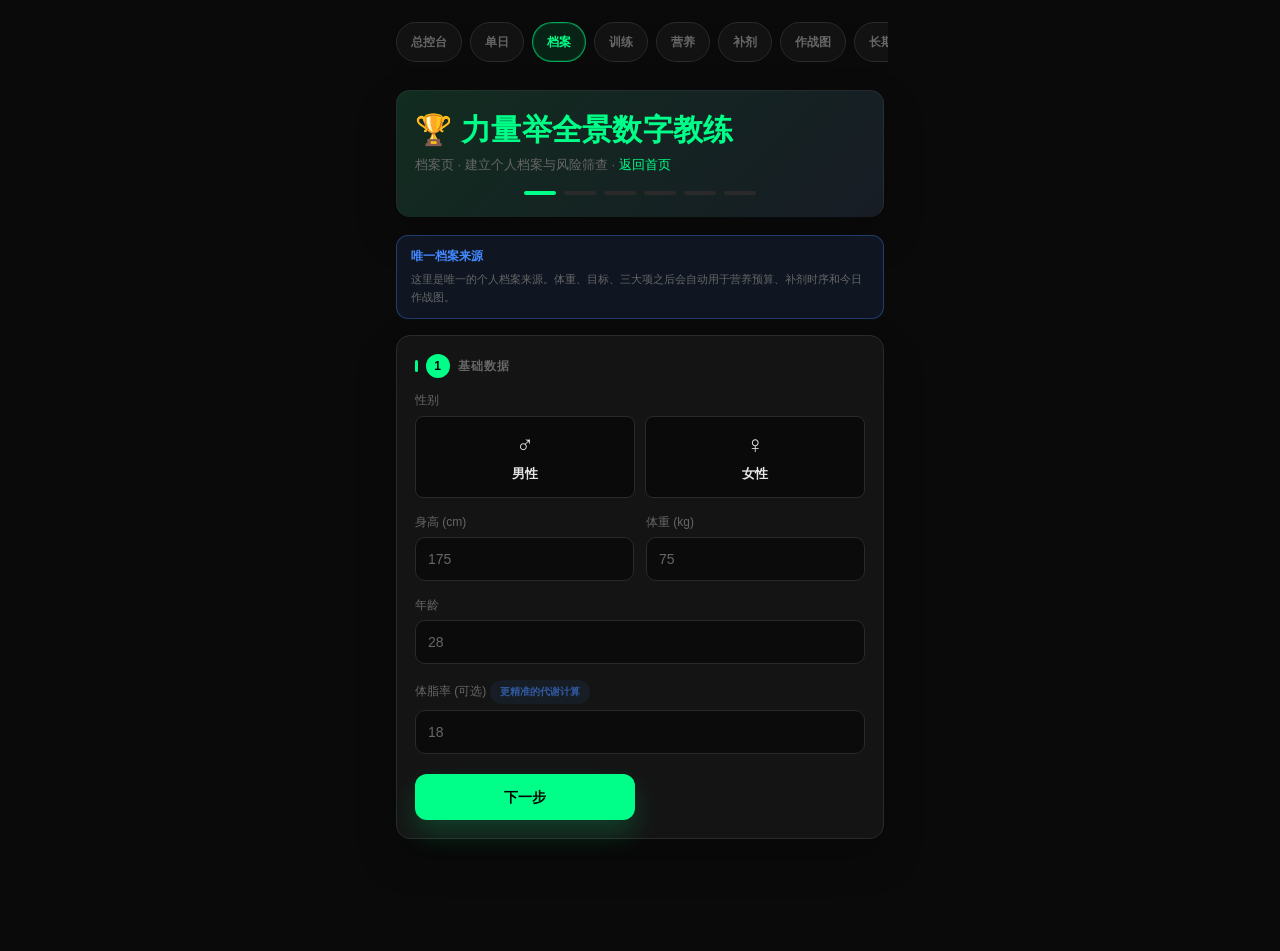
<file: 模块一_用户档案.html>
<!DOCTYPE html>
<html lang="zh-CN">
<head>
  <meta charset="UTF-8">
  <meta name="viewport" content="width=device-width, initial-scale=1.0">
  <link rel="icon" href="data:,">
  <link rel="stylesheet" href="app_ui.css">
  <title>力量举全景数字教练 - 临床级初始评估</title>
  <style>
    * { margin: 0; padding: 0; box-sizing: border-box; }

    :root {
      --bg: #0a0a0a;
      --panel: #141414;
      --panel-hover: #1a1a1a;
      --border: #2a2a2a;
      --text: #e5e5e5;
      --text-dim: #666;
      --accent: #00ff88;
      --accent-dim: #00cc6a;
      --warn: #ff4444;
      --warn-bg: rgba(255,68,68,0.1);
      --info: #4488ff;
      --success: #00ff88;
      --carbs: #ffaa00;
      --protein: #ff6b6b;
      --fat: #9b59b6;
      --light: #5ac8fa;
      --medium: #ffd700;
      --heavy: #ff6b6b;
      --rest: #666;
    }

    body {
      font-family: -apple-system, BlinkMacSystemFont, 'Segoe UI', Roboto, sans-serif;
      background: var(--bg);
      color: var(--text);
      min-height: 100vh;
    }

    .container {
      max-width: 520px;
      margin: 0 auto;
      padding: 20px 16px;
    }

    /* Header */
    .header {
      text-align: center;
      margin-bottom: 24px;
      padding-bottom: 20px;
      border-bottom: 1px solid var(--border);
    }

    .header h1 {
      font-size: 18px;
      font-weight: 600;
      color: var(--accent);
      letter-spacing: 1px;
    }

    .header .subtitle {
      font-size: 11px;
      color: var(--text-dim);
      margin-top: 4px;
    }

    .header .progress-bar {
      display: flex;
      gap: 8px;
      margin-top: 16px;
      justify-content: center;
    }

    .progress-step {
      width: 32px;
      height: 4px;
      background: var(--border);
      border-radius: 2px;
      transition: all 0.3s;
    }

    .progress-step.active {
      background: var(--accent);
    }

    .progress-step.completed {
      background: var(--accent);
      opacity: 0.5;
    }

    /* Panel */
    .panel {
      background: var(--panel);
      border: 1px solid var(--border);
      border-radius: 12px;
      padding: 20px;
      margin-bottom: 16px;
    }

    .panel-title {
      font-size: 12px;
      color: var(--text-dim);
      text-transform: uppercase;
      letter-spacing: 1px;
      margin-bottom: 16px;
      display: flex;
      align-items: center;
      gap: 8px;
    }

    .panel-title .step-num {
      width: 24px;
      height: 24px;
      background: var(--accent);
      color: #000;
      border-radius: 50%;
      display: flex;
      align-items: center;
      justify-content: center;
      font-size: 12px;
      font-weight: 600;
    }

    .form-group {
      margin-bottom: 16px;
    }

    .form-label {
      display: block;
      font-size: 12px;
      color: var(--text-dim);
      margin-bottom: 6px;
    }

    .form-label .optional {
      font-size: 10px;
      color: var(--text-dim);
      opacity: 0.6;
    }

    .form-input {
      width: 100%;
      padding: 12px 14px;
      background: var(--bg);
      border: 1px solid var(--border);
      border-radius: 8px;
      color: var(--text);
      font-size: 16px;
      transition: border-color 0.2s;
    }

    .form-input:focus {
      outline: none;
      border-color: var(--accent);
    }

    .form-input::placeholder {
      color: var(--text-dim);
    }

    .form-row {
      display: grid;
      grid-template-columns: 1fr 1fr;
      gap: 12px;
    }

    .form-row-3 {
      display: grid;
      grid-template-columns: 1fr 1fr 1fr;
      gap: 12px;
    }

    /* Select */
    .form-select {
      width: 100%;
      padding: 12px 14px;
      background: var(--bg);
      border: 1px solid var(--border);
      border-radius: 8px;
      color: var(--text);
      font-size: 16px;
      appearance: none;
      background-image: url("data:image/svg+xml,%3Csvg xmlns='http://www.w3.org/2000/svg' width='12' height='12' viewBox='0 0 12 12'%3E%3Cpath fill='%23666' d='M3 4l3 4 3-4H3z'/%3E%3C/svg%3E");
      background-repeat: no-repeat;
      background-position: right 12px center;
    }

    /* Radio / Checkbox */
    .option-grid {
      display: grid;
      grid-template-columns: 1fr 1fr;
      gap: 10px;
    }

    .option-card {
      padding: 14px;
      background: var(--bg);
      border: 1px solid var(--border);
      border-radius: 8px;
      cursor: pointer;
      transition: all 0.2s;
      text-align: center;
    }

    .option-card:hover {
      border-color: var(--text-dim);
    }

    .option-card.selected {
      border-color: var(--accent);
      background: rgba(0,255,136,0.1);
    }

    .option-card .icon {
      font-size: 24px;
      margin-bottom: 6px;
    }

    .option-card .label {
      font-size: 13px;
      font-weight: 600;
    }

    .option-card .desc {
      font-size: 10px;
      color: var(--text-dim);
      margin-top: 2px;
    }

    .goal-grid {
      display: grid;
      grid-template-columns: 1fr 1fr;
      gap: 10px;
    }

    .goal-card {
      padding: 14px 10px;
      background: var(--bg);
      border: 1px solid var(--border);
      border-radius: 8px;
      cursor: pointer;
      transition: all 0.2s;
      text-align: center;
    }

    .goal-card:hover {
      border-color: var(--text-dim);
    }

    .goal-card.selected {
      border-color: var(--accent);
      background: rgba(0,255,136,0.1);
    }

    .goal-card .icon {
      font-size: 24px;
      margin-bottom: 6px;
    }

    .goal-card .label {
      font-size: 13px;
      font-weight: 600;
    }

    .goal-card .desc {
      font-size: 10px;
      color: var(--text-dim);
      margin-top: 2px;
    }

    .exp-grid {
      display: grid;
      grid-template-columns: repeat(3, 1fr);
      gap: 10px;
    }

    .exp-card {
      padding: 14px 10px;
      background: var(--bg);
      border: 1px solid var(--border);
      border-radius: 8px;
      cursor: pointer;
      transition: all 0.2s;
      text-align: center;
    }

    .exp-card:hover {
      border-color: var(--text-dim);
    }

    .exp-card.selected {
      border-color: var(--accent);
      background: rgba(0,255,136,0.1);
    }

    .exp-card .label {
      font-size: 13px;
      font-weight: 600;
    }

    .exp-card .desc {
      font-size: 10px;
      color: var(--text-dim);
      margin-top: 2px;
    }

    /* Red Flag */
    .red-flag-item {
      display: flex;
      align-items: flex-start;
      gap: 12px;
      padding: 12px;
      background: var(--bg);
      border: 1px solid var(--border);
      border-radius: 8px;
      margin-bottom: 8px;
      cursor: pointer;
      transition: all 0.2s;
    }

    .red-flag-item:hover {
      border-color: var(--text-dim);
    }

    .red-flag-item.checked {
      border-color: var(--warn);
      background: var(--warn-bg);
    }

    .red-flag-item input {
      accent-color: var(--warn);
      width: 18px;
      height: 18px;
      margin-top: 2px;
    }

    .red-flag-item .content {
      flex: 1;
    }

    .red-flag-item .title {
      font-size: 13px;
      font-weight: 600;
      color: var(--text);
    }

    .red-flag-item .desc {
      font-size: 11px;
      color: var(--text-dim);
      margin-top: 2px;
    }

    /* Micronutrient Screening */
    .question-group {
      margin-bottom: 16px;
    }

    .question-title {
      font-size: 12px;
      color: var(--accent);
      font-weight: 600;
      margin-bottom: 8px;
      padding-left: 4px;
    }

    .question-item {
      display: flex;
      align-items: flex-start;
      gap: 10px;
      padding: 10px 12px;
      background: var(--bg);
      border: 1px solid var(--border);
      border-radius: 6px;
      margin-bottom: 6px;
      cursor: pointer;
      transition: all 0.2s;
      font-size: 12px;
      color: var(--text);
    }

    .question-item:hover {
      border-color: var(--text-dim);
    }

    .question-item.checked {
      border-color: var(--accent);
      background: rgba(0,255,136,0.1);
    }

    .question-item input {
      accent-color: var(--accent);
      width: 16px;
      height: 16px;
      margin-top: 1px;
      flex-shrink: 0;
    }

    .risk-result {
      background: var(--bg);
      border: 1px solid var(--border);
      border-radius: 8px;
      padding: 16px;
      margin-top: 16px;
    }

    .risk-level {
      font-size: 16px;
      font-weight: 700;
      margin-bottom: 8px;
    }

    .risk-level.low { color: var(--success); }
    .risk-level.medium { color: #ffaa00; }
    .risk-level.high { color: var(--warn); }

    .risk-detail {
      font-size: 11px;
      color: var(--text-dim);
      line-height: 1.6;
    }

    .risk-detail ul {
      margin: 8px 0 0 16px;
      padding: 0;
    }

    .risk-detail li {
      margin-bottom: 4px;
    }

    /* Blood markers */
    .blood-marker {
      display: grid;
      grid-template-columns: 1fr 1fr 60px;
      gap: 8px;
      align-items: end;
      margin-bottom: 12px;
    }

    .blood-marker .label-col {
      font-size: 12px;
      color: var(--text-dim);
    }

    .blood-marker .unit {
      font-size: 10px;
      color: var(--text-dim);
      text-align: right;
    }

    /* Buttons */
    .btn-group {
      display: flex;
      gap: 10px;
      margin-top: 20px;
    }

    .btn {
      flex: 1;
      padding: 14px 20px;
      border: none;
      border-radius: 10px;
      font-size: 14px;
      font-weight: 600;
      cursor: pointer;
      transition: all 0.2s;
    }

    .btn-primary {
      background: var(--accent);
      color: #000;
    }

    .btn-primary:hover {
      background: var(--accent-dim);
    }

    .btn-secondary {
      background: transparent;
      border: 1px solid var(--border);
      color: var(--text-dim);
    }

    .btn-secondary:hover {
      border-color: var(--text);
      color: var(--text);
    }

    .btn-danger {
      background: transparent;
      border: 1px solid var(--warn);
      color: var(--warn);
    }

    /* Warning Banner */
    .warning-banner {
      background: var(--warn-bg);
      border: 1px solid var(--warn);
      border-radius: 8px;
      padding: 16px;
      margin-bottom: 16px;
      text-align: center;
    }

    .warning-banner .icon {
      font-size: 24px;
      margin-bottom: 8px;
    }

    .warning-banner .title {
      font-size: 14px;
      font-weight: 600;
      color: var(--warn);
      margin-bottom: 4px;
    }

    .warning-banner .desc {
      font-size: 12px;
      color: var(--text-dim);
    }

    /* Summary */
    .summary-card {
      background: var(--bg);
      border: 1px solid var(--border);
      border-radius: 8px;
      padding: 16px;
      margin-bottom: 12px;
    }

    .summary-row {
      display: flex;
      justify-content: space-between;
      padding: 8px 0;
      border-bottom: 1px solid var(--border);
    }

    .summary-row:last-child {
      border-bottom: none;
    }

    .summary-row .key {
      font-size: 12px;
      color: var(--text-dim);
    }

    .summary-row .value {
      font-size: 14px;
      font-weight: 600;
      color: var(--accent);
    }

    /* Calculated values */
    .calc-value {
      background: rgba(0,255,136,0.1);
      border: 1px dashed var(--accent);
      border-radius: 6px;
      padding: 12px;
      text-align: center;
      margin-top: 12px;
    }

    .calc-value .label {
      font-size: 10px;
      color: var(--text-dim);
      text-transform: uppercase;
      letter-spacing: 1px;
    }

    .calc-value .number {
      font-size: 24px;
      font-weight: 700;
      color: var(--accent);
      margin-top: 4px;
    }

    .calc-value .unit {
      font-size: 12px;
      color: var(--text-dim);
    }

    /* Success */
    .success-panel {
      text-align: center;
      padding: 40px 20px;
    }

    .success-icon {
      width: 64px;
      height: 64px;
      background: rgba(0,255,136,0.2);
      border-radius: 50%;
      display: flex;
      align-items: center;
      justify-content: center;
      font-size: 32px;
      margin: 0 auto 20px;
    }

    .success-title {
      font-size: 18px;
      font-weight: 600;
      color: var(--accent);
      margin-bottom: 8px;
    }

    .success-desc {
      font-size: 13px;
      color: var(--text-dim);
    }

    /* Section divider */
    .section-divider {
      display: flex;
      align-items: center;
      gap: 12px;
      margin: 20px 0;
      color: var(--text-dim);
      font-size: 10px;
      text-transform: uppercase;
      letter-spacing: 1px;
    }

    .section-divider::before,
    .section-divider::after {
      content: '';
      flex: 1;
      height: 1px;
      background: var(--border);
    }

    /* Unit suffix inside input */
    .input-with-unit {
      position: relative;
    }

    .input-with-unit input {
      padding-right: 40px;
    }

    .input-with-unit .unit {
      position: absolute;
      right: 14px;
      top: 50%;
      transform: translateY(-50%);
      font-size: 12px;
      color: var(--text-dim);
    }

    /* Hidden */
    .hidden {
      display: none !important;
    }

    .info-box {
      background: rgba(68, 136, 255, 0.1);
      border: 1px solid rgba(68, 136, 255, 0.35);
      border-radius: 10px;
      padding: 12px 14px;
      margin-bottom: 16px;
    }

    .info-box-title {
      font-size: 12px;
      font-weight: 600;
      color: var(--info);
      margin-bottom: 6px;
    }

    .info-box-content {
      font-size: 11px;
      color: var(--text-dim);
      line-height: 1.6;
    }

    .global-nav {
      margin-bottom: 16px;
      overflow-x: auto;
    }

    .global-nav-list {
      display: flex;
      gap: 8px;
      min-width: max-content;
    }

    .global-nav-link {
      padding: 9px 12px;
      border: 1px solid var(--border);
      border-radius: 999px;
      background: var(--panel);
      color: var(--text-dim);
      font-size: 12px;
      text-decoration: none;
      white-space: nowrap;
    }

    .global-nav-link.active {
      border-color: var(--accent);
      color: var(--accent);
      background: rgba(0, 255, 136, 0.1);
    }
  </style>
</head>
<body>
  <div class="container">
    <div class="global-nav">
      <div class="global-nav-list">
        <a class="global-nav-link" href="index.html">总控台</a>
        <a class="global-nav-link" href="单日计划_轻量模式.html">单日</a>
        <a class="global-nav-link active" href="模块一_用户档案.html">档案</a>
        <a class="global-nav-link" href="模块三_每周训练安排.html">训练</a>
        <a class="global-nav-link" href="模块二_碳水预算引擎.html">营养</a>
        <a class="global-nav-link" href="补剂时序生成器.html">补剂</a>
        <a class="global-nav-link" href="模块四_单日仪表盘.html">作战图</a>
        <a class="global-nav-link" href="模块五_长期计划.html">长期</a>
      </div>
    </div>

    <div class="header">
      <h1>🏆 力量举全景数字教练</h1>
      <div class="subtitle">档案页 · 建立个人档案与风险筛查 · <a href="index.html" style="color:var(--accent);text-decoration:none;">返回首页</a></div>
      <div class="progress-bar">
        <div class="progress-step active" data-step="1"></div>
        <div class="progress-step" data-step="2"></div>
        <div class="progress-step" data-step="3"></div>
        <div class="progress-step" data-step="4"></div>
        <div class="progress-step" data-step="5"></div>
        <div class="progress-step" data-step="6"></div>
      </div>
    </div>

    <div class="info-box">
      <div class="info-box-title">唯一档案来源</div>
      <div class="info-box-content">这里是唯一的个人档案来源。体重、目标、三大项之后会自动用于营养预算、补剂时序和今日作战图。</div>
    </div>

    <!-- Warning Banner -->
    <div id="warningBanner" class="warning-banner hidden">
      <div class="icon">⚠️</div>
      <div class="title">检测到红旗症状</div>
      <div class="desc">系统暂停补剂推荐，建议寻求专业医疗帮助</div>
    </div>

    <!-- Step 1: Basic Info -->
    <div id="step1" class="panel">
      <div class="panel-title">
        <span class="step-num">1</span>
        基础数据
      </div>

      <div class="form-group">
        <label class="form-label">性别</label>
        <div class="option-grid">
          <div class="option-card" data-gender="male" onclick="selectGender('male', this)">
            <div class="icon">♂</div>
            <div class="label">男性</div>
          </div>
          <div class="option-card" data-gender="female" onclick="selectGender('female', this)">
            <div class="icon">♀</div>
            <div class="label">女性</div>
          </div>
        </div>
      </div>

      <div class="form-row">
        <div class="form-group">
          <label class="form-label">身高 (cm)</label>
          <input type="number" class="form-input" id="height" placeholder="175" min="140" max="220">
        </div>
        <div class="form-group">
          <label class="form-label">体重 (kg)</label>
          <input type="number" class="form-input" id="weight" placeholder="75" min="40" max="200" step="0.1">
        </div>
      </div>

      <div class="form-group">
        <label class="form-label">年龄</label>
        <input type="number" class="form-input" id="age" placeholder="28" min="16" max="80">
      </div>

      <div class="form-group">
        <label class="form-label">体脂率 (可选) <span class="optional">更精准的代谢计算</span></label>
        <input type="number" class="form-input" id="bodyFat" placeholder="18" min="3" max="60" step="0.1">
      </div>

      <div class="btn-group">
        <button class="btn btn-primary" onclick="nextStep(1)">下一步</button>
      </div>
    </div>

    <!-- Step 2: 1RM -->
    <div id="step2" class="panel hidden">
      <div class="panel-title">
        <span class="step-num">2</span>
        三大项 1RM 记录
      </div>

      <div class="form-group">
        <label class="form-label">深蹲 1RM (kg)</label>
        <input type="number" class="form-input" id="squat" placeholder="140" min="20" max="400" oninput="updateTotalLift()">
      </div>

      <div class="form-group">
        <label class="form-label">卧推 1RM (kg)</label>
        <input type="number" class="form-input" id="bench" placeholder="100" min="20" max="300" oninput="updateTotalLift()">
      </div>

      <div class="form-group">
        <label class="form-label">硬拉 1RM (kg)</label>
        <input type="number" class="form-input" id="deadlift" placeholder="180" min="20" max="500" oninput="updateTotalLift()">
      </div>

      <div class="calc-value" id="totalLift">
        <div class="label">总成绩</div>
        <div class="number" id="totalLiftValue">--</div>
        <div class="unit">kg · Wilks/IPF Points 待计算</div>
      </div>

      <div class="btn-group">
        <button class="btn btn-secondary" onclick="prevStep(2)">上一步</button>
        <button class="btn btn-primary" onclick="nextStep(2)">下一步</button>
      </div>
    </div>

    <!-- Step 3: Blood Markers -->
    <div id="step3" class="panel hidden">
      <div class="panel-title">
        <span class="step-num">3</span>
        血液检测数据 <span class="optional" style="margin-left:8px;">可选 · 输入更精准</span>
      </div>

      <div class="form-group">
        <label class="form-label">维生素 D3 (ng/mL) <span class="optional">正常 >30</span></label>
        <div class="blood-marker">
          <input type="number" class="form-input" id="vitaminD" placeholder="25" min="5" max="100" step="0.1">
          <span class="unit">ng/mL</span>
        </div>
      </div>

      <div class="form-group">
        <label class="form-label">血清镁 (mg/dL) <span class="optional">正常 1.7-2.2</span></label>
        <div class="blood-marker">
          <input type="number" class="form-input" id="magnesium" placeholder="2.0" min="1" max="3" step="0.01">
          <span class="unit">mg/dL</span>
        </div>
      </div>

      <div class="form-group">
        <label class="form-label">铁蛋白 (ng/mL) <span class="optional">正常 30-300</span></label>
        <div class="blood-marker">
          <input type="number" class="form-input" id="ferritin" placeholder="80" min="5" max="1000">
          <span class="unit">ng/mL</span>
        </div>
      </div>

      <div class="form-group">
        <label class="form-label">睾酮 (ng/dL) <span class="optional">正常 300-1000</span></label>
        <div class="blood-marker">
          <input type="number" class="form-input" id="testosterone" placeholder="600" min="50" max="2000">
          <span class="unit">ng/dL</span>
        </div>
      </div>

      <div class="section-divider">其他可选指标</div>

      <div class="form-row">
        <div class="form-group">
          <label class="form-label">空腹血糖 <span class="optional">正常 <100</span></label>
          <div class="blood-marker" style="grid-template-columns: 1fr;">
            <input type="number" class="form-input" id="glucose" placeholder="90" min="50" max="200">
            <span class="unit" style="text-align:right;">mg/dL</span>
          </div>
        </div>
        <div class="form-group">
          <label class="form-label">皮质醇 <span class="optional">正常 6-23</span></label>
          <div class="blood-marker" style="grid-template-columns: 1fr;">
            <input type="number" class="form-input" id="cortisol" placeholder="15" min="2" max="50">
            <span class="unit" style="text-align:right;">μg/dL</span>
          </div>
        </div>
      </div>

      <div class="btn-group">
        <button class="btn btn-secondary" onclick="prevStep(3)">上一步</button>
        <button class="btn btn-primary" onclick="nextStep(3)">下一步</button>
      </div>
    </div>

    <!-- Step 4: Goals -->
    <div id="step4" class="panel hidden">
      <div class="panel-title">
        <span class="step-num">4</span>
        当前目标
      </div>

      <div class="form-group">
        <label class="form-label">选择主要目标</label>
        <div class="goal-grid">
          <div class="goal-card" data-goal="bulk" onclick="selectGoal('bulk', this)">
            <div class="icon">💪</div>
            <div class="label">增肌周期</div>
            <div class="desc">热量盈余 200-300kcal</div>
          </div>
          <div class="goal-card" data-goal="strength" onclick="selectGoal('strength', this)">
            <div class="icon">⚡</div>
            <div class="label">力量转化</div>
            <div class="desc">维持体重优化神经</div>
          </div>
          <div class="goal-card" data-goal="cut" onclick="selectGoal('cut', this)">
            <div class="icon">🔥</div>
            <div class="label">安全减脂</div>
            <div class="desc">热量缺口 300-500kcal</div>
          </div>
          <div class="goal-card" data-goal="meet" onclick="selectGoal('meet', this)">
            <div class="icon">🏆</div>
            <div class="label">赛前准备</div>
            <div class="desc">精准周期化备赛</div>
          </div>
        </div>
      </div>

      <div class="section-divider">训练经验</div>

      <div class="form-group">
        <label class="form-label">训练水平</label>
        <div class="exp-grid">
          <div class="exp-card" data-exp="beginner" onclick="selectExperience('beginner', this)">
            <div class="label">初级</div>
            <div class="desc">< 1年</div>
          </div>
          <div class="exp-card" data-exp="intermediate" onclick="selectExperience('intermediate', this)">
            <div class="label">中级</div>
            <div class="desc">1-3年</div>
          </div>
          <div class="exp-card" data-exp="advanced" onclick="selectExperience('advanced', this)">
            <div class="label">高级</div>
            <div class="desc">> 3年</div>
          </div>
        </div>
      </div>

      <div class="btn-group">
        <button class="btn btn-secondary" onclick="prevStep(4)">上一步</button>
        <button class="btn btn-primary" onclick="nextStep(4)">下一步</button>
      </div>
    </div>

    <!-- Step 5: Red Flags -->
    <div id="step5" class="panel hidden">
      <div class="panel-title">
        <span class="step-num">5</span>
        微量元素缺乏筛查 <span class="optional" style="margin-left:8px;">基于 IOC/ACSM 临床标准</span>
      </div>

      <div class="section-divider">评估维度与临床靶点</div>

      <!-- 维度1：膳食模式 -->
      <div class="question-group">
        <div class="question-title">① 膳食模式限制与偏差</div>
        <div class="question-item" onclick="toggleQuestion(this)">
          <input type="checkbox" data-category="diet">
          <span>长期严格遵循全素食或极端低脂饮食（<20% 脂肪）</span>
        </div>
        <div class="question-item" onclick="toggleQuestion(this)">
          <input type="checkbox" data-category="diet">
          <span>为控制体重有意剔除主要食物群（拒绝红肉/乳制品）</span>
        </div>
        <div class="question-item" onclick="toggleQuestion(this)">
          <input type="checkbox" data-category="diet">
          <span>每日蔬果摄入 < 3 份</span>
        </div>
      </div>

      <!-- 维度2：运动特征 -->
      <div class="question-group">
        <div class="question-title">② 高危运动与排泄特征</div>
        <div class="question-item" onclick="toggleQuestion(this)">
          <input type="checkbox" data-category="sweat">
          <span>从事极限耐力项目（马拉松/铁三）</span>
        </div>
        <div class="question-item" onclick="toggleQuestion(this)">
          <input type="checkbox" data-category="sweat">
          <span>常规在高温高湿环境下高发汗率训练</span>
        </div>
        <div class="question-item" onclick="toggleQuestion(this)">
          <input type="checkbox" data-category="sweat">
          <span>运动后尿液呈茶色（疑似溶血）</span>
        </div>
      </div>

      <!-- 维度3：生殖内分泌（女性） -->
      <div id="femaleSection" class="question-group">
        <div class="question-title">③ 生殖与内分泌 <span class="optional">(女性专用)</span></div>
        <div class="question-item" onclick="toggleQuestion(this)">
          <input type="checkbox" data-category="hormone">
          <span>月经初潮延迟（≥16岁）</span>
        </div>
        <div class="question-item" onclick="toggleQuestion(this)">
          <input type="checkbox" data-category="hormone">
          <span>过去12个月连续闭经 ≥ 3个月</span>
        </div>
        <div class="question-item" onclick="toggleQuestion(this)">
          <input type="checkbox" data-category="hormone">
          <span>月经周期极不规律</span>
        </div>
      </div>

      <!-- 维度4：胃肠道 -->
      <div class="question-group">
        <div class="question-title">④ 胃肠道通透性与吸收</div>
        <div class="question-item" onclick="toggleQuestion(this)">
          <input type="checkbox" data-category="gi">
          <span>频繁发作腹部绞痛/慢性腹泻/严重便秘</span>
        </div>
        <div class="question-item" onclick="toggleQuestion(this)">
          <input type="checkbox" data-category="gi">
          <span>进食后严重胀气，影响正餐食欲</span>
        </div>
      </div>

      <!-- 维度5：伤病与免疫 -->
      <div class="question-group">
        <div class="question-title">⑤ 伤病史与免疫功能</div>
        <div class="question-item" onclick="toggleQuestion(this)">
          <input type="checkbox" data-category="immune">
          <span>过去1年发生 ≥ 2次应力性骨折/骨应激反应</span>
        </div>
        <div class="question-item" onclick="toggleQuestion(this)">
          <input type="checkbox" data-category="immune">
          <span>极其频繁上呼吸道感染（感冒 ≥ 4次/年）</span>
        </div>
        <div class="question-item" onclick="toggleQuestion(this)">
          <input type="checkbox" data-category="immune">
          <span>伤口愈合时间显著延长</span>
        </div>
      </div>

      <!-- 维度6：神经心理 -->
      <div class="question-group">
        <div class="question-title">⑥ 心理与精神神经状态</div>
        <div class="question-item" onclick="toggleQuestion(this)">
          <input type="checkbox" data-category="neuro">
          <span>持续冷漠感/抑郁情绪（无外界刺激）</span>
        </div>
        <div class="question-item" onclick="toggleQuestion(this)">
          <input type="checkbox" data-category="neuro">
          <span>不明原因严重失眠/入睡困难</span>
        </div>
        <div class="question-item" onclick="toggleQuestion(this)">
          <input type="checkbox" data-category="neuro">
          <span>肌肉抽搐/夜间腓肠肌痉挛（Cramp）</span>
        </div>
      </div>

      <!-- 症状观察 -->
      <div class="section-divider">自我体征观察</div>
      <div class="question-group">
        <div class="question-title">⑦ 外在表征（NFPE 自检）</div>
        <div class="question-item" onclick="toggleQuestion(this)">
          <input type="checkbox" data-category="nfpe">
          <span>弥漫性脱发/头发干枯易拔起</span>
        </div>
        <div class="question-item" onclick="toggleQuestion(this)">
          <input type="checkbox" data-category="nfpe">
          <span>指甲匙状甲/横向裂纹/易剥落</span>
        </div>
        <div class="question-item" onclick="toggleQuestion(this)">
          <input type="checkbox" data-category="nfpe">
          <span>眼结膜/牙龈苍白</span>
        </div>
        <div class="question-item" onclick="toggleQuestion(this)">
          <input type="checkbox" data-category="nfpe">
          <span>味觉/嗅觉显著减退</span>
        </div>
      </div>

      <!-- 风险评估结果 -->
      <div id="riskResult" class="risk-result hidden">
        <div class="risk-level" id="riskLevel"></div>
        <div class="risk-detail" id="riskDetail"></div>
      </div>

      <div class="btn-group">
        <button class="btn btn-secondary" onclick="prevStep(5)">上一步</button>
        <button class="btn btn-primary" onclick="nextStep(5)">下一步</button>
      </div>
    </div>

    <!-- Step 6: Red Flags Warning -->
    <div id="step6" class="panel hidden">
      <div class="panel-title">
        <span class="step-num">6</span>
        红旗症状筛查 <span class="optional" style="margin-left:8px;">医疗免责</span>
      </div>

      <div class="form-group">
        <label class="form-label">请检查以下症状，如实勾选。如有阳性请立即就医</label>

        <div class="red-flag-item" onclick="toggleRedFlag(this)">
          <input type="checkbox" id="flag1">
          <div class="content">
            <div class="title">⚠️ 严重失眠伴心悸</div>
            <div class="desc">连续失眠超过 72 小时，伴随心跳异常感</div>
          </div>
        </div>

        <div class="red-flag-item" onclick="toggleRedFlag(this)">
          <input type="checkbox" id="flag2">
          <div class="content">
            <div class="title">⚠️ 胸闷/呼吸困难</div>
            <div class="desc">休息时胸痛、呼吸不畅或压迫感</div>
          </div>
        </div>

        <div class="red-flag-item" onclick="toggleRedFlag(this)">
          <input type="checkbox" id="flag3">
          <div class="content">
            <div class="title">⚠️ 不明原因心率异常</div>
            <div class="desc">静息心率持续 >100 或 <50 bpm</div>
          </div>
        </div>

        <div class="red-flag-item" onclick="toggleRedFlag(this)">
          <input type="checkbox" id="flag4">
          <div class="content">
            <div class="title">⚠️ 长期极度疲劳</div>
            <div class="desc">休息后仍无法恢复，持续 2 周以上</div>
          </div>
        </div>

        <div class="red-flag-item" onclick="toggleRedFlag(this)">
          <input type="checkbox" id="flag5">
          <div class="content">
            <div class="title">⚠️ 血压异常</div>
            <div class="desc">收缩压 >140 或舒张压 >90 mmHg</div>
          </div>
        </div>

        <div class="red-flag-item" onclick="toggleRedFlag(this)">
          <input type="checkbox" id="flag6">
          <div class="content">
            <div class="title">⚠️ 服用心脏/血压药物</div>
            <div class="desc">正在使用 β 受体阻滞剂或其他心脑血管药物</div>
          </div>
        </div>
      </div>

      <div class="btn-group">
        <button class="btn btn-secondary" onclick="prevStep(6)">上一步</button>
        <button class="btn btn-primary" onclick="submitProfile()">完成评估</button>
      </div>
    </div>

    <!-- Summary & Complete -->
    <div id="summary" class="panel hidden">
      <div class="panel-title">
        <span class="step-num">✓</span>
        评估完成 · 数据总览
      </div>

      <div class="summary-card">
        <div class="summary-row">
          <span class="key">基础代谢 (BMR)</span>
          <span class="value" id="summaryBMR">-- kcal</span>
        </div>
        <div class="summary-row">
          <span class="key">日常消耗 (TDEE)</span>
          <span class="value" id="summaryTDEE">-- kcal</span>
        </div>
        <div class="summary-row">
          <span class="key">三大项总和</span>
          <span class="value" id="summaryTotal">-- kg</span>
        </div>
        <div class="summary-row">
          <span class="key">目标热量</span>
          <span class="value" id="summaryTarget">-- kcal</span>
        </div>
      </div>

      <div class="btn-group">
        <button class="btn btn-secondary" onclick="editProfile()">编辑资料</button>
        <button class="btn btn-primary" onclick="goToSupplement()">进入补剂系统</button>
      </div>
    </div>

    <!-- Success Panel -->
    <div id="successPanel" class="panel success-panel hidden">
      <div class="success-icon">✓</div>
      <div class="success-title">档案创建成功</div>
      <div class="success-desc">您的个人数据已安全保存在本地</div>
      <div class="btn-group" style="justify-content: center; margin-top: 24px;">
        <button class="btn btn-primary" onclick="goToSupplement()">进入补剂清单设置</button>
      </div>
    </div>
  </div>

  <script src="app_state.js"></script>
  <script src="macro_rule_engine.js"></script>
  <script>
    // ========== 数据模型 ==========
    function normalizeGoalKeyCompat(goal) {
      if (window.MacroRuleEngine && typeof window.MacroRuleEngine.normalizeGoalKey === 'function') {
        return window.MacroRuleEngine.normalizeGoalKey(goal);
      }
      return goal;
    }

    let profile = {
      gender: null,
      height: null,
      weight: null,
      age: null,
      bodyFat: null,
      squat: null,
      bench: null,
      deadlift: null,
      bloodMarkers: {},
      goal: null,
      experience: null,
      redFlags: []
    };

    let currentStep = 1;
    const totalSteps = 6;

    // ========== 微量元素风险筛查 ==========
    const micronutrientRisks = {
      diet: {
        nutrients: ['铁', 'Vit B12', '钙', '锌', 'Vit D'],
        foods: ['红肉', '动物肝脏', '乳制品', '深绿色蔬菜', '坚果'],
        level: 1
      },
      sweat: {
        nutrients: ['铁', '镁', '锌', '钠', '铬'],
        foods: ['海产品', '坚果', '香蕉', '乳制品'],
        level: 1
      },
      hormone: {
        nutrients: ['钙', 'Vit D', '铁'],
        foods: ['乳制品', '深绿色蔬菜', '强化食品'],
        test: '血清铁蛋白、25(OH)D、激素水平',
        level: 2
      },
      gi: {
        nutrients: ['镁', '铁', '锌'],
        foods: ['全谷物', '坚果', '种子', '发酵食品'],
        level: 1
      },
      immune: {
        nutrients: ['Vit D', '钙', '锌', '镁'],
        foods: ['鱼类', '蛋黄', '乳制品', '蘑菇'],
        test: '血清25(OH)D、血常规',
        level: 1
      },
      neuro: {
        nutrients: ['镁', 'Vit D', 'Vit B族'],
        foods: ['全谷物', '叶菜', '豆类', '坚果'],
        test: '血清镁、B族维生素',
        level: 1
      },
      nfpe: {
        nutrients: ['锌', '铁', '镁', '硒', 'Vit C'],
        foods: ['贝类', '红肉', '柑橘', '坚果'],
        test: '锌、铁蛋白、硒',
        level: 2
      }
    };

    function updateMicronutrientRisk() {
      const checked = document.querySelectorAll('.question-item input:checked');
      const riskResult = document.getElementById('riskResult');
      const riskLevel = document.getElementById('riskLevel');
      const riskDetail = document.getElementById('riskDetail');

      // 统计各类别
      const categoryCount = {};
      const nutrientSet = new Set();
      const foodSuggestions = new Set();
      const testSuggestions = new Set();

      checked.forEach(cb => {
        const category = cb.dataset.category;
        categoryCount[category] = (categoryCount[category] || 0) + 1;

        if (micronutrientRisks[category]) {
          micronutrientRisks[category].nutrients.forEach(n => nutrientSet.add(n));
          micronutrientRisks[category].foods?.forEach(f => foodSuggestions.add(f));
          if (micronutrientRisks[category].test) {
            testSuggestions.add(micronutrientRisks[category].test);
          }
        }
      });

      // 计算风险等级
      const totalCount = checked.length;
      const uniqueCategories = Object.keys(categoryCount).length;

      let level, levelText, levelAdvice;
      if (totalCount === 0) {
        level = 'low';
        levelText = '✅ 低风险';
        levelAdvice = '维持均衡饮食即可';
      } else if (totalCount <= 3 && uniqueCategories <= 1) {
        level = 'low';
        levelText = '✅ 低风险';
        levelAdvice = '维持均衡饮食即可';
      } else if (totalCount <= 6 && uniqueCategories <= 2) {
        level = 'medium';
        levelText = '⚠️ 中风险';
        levelAdvice = '建议优先通过饮食改善';
      } else {
        level = 'high';
        levelText = '🔴 高风险';
        levelAdvice = '建议进行血液检测或咨询医生/营养师';
      }

      riskResult.classList.remove('hidden');
      riskLevel.className = `risk-level ${level}`;
      riskLevel.textContent = levelText;

      if (totalCount > 0) {
        const nutrients = Array.from(nutrientSet);
        const foods = Array.from(foodSuggestions);
        const tests = Array.from(testSuggestions);

        let html = `<strong>${levelAdvice}</strong><br><br>`;
        html += `阳性条目: ${totalCount} 项 · 涉及 ${uniqueCategories} 个维度<br>`;
        html += `可能受影响: ${nutrients.slice(0, 5).join(' / ')}<br>`;

        if (foods.length > 0 && level !== 'low') {
          html += `<br><strong>建议增加食物来源:</strong><br>`;
          html += foods.slice(0, 8).join(' · ');
        }

        if (tests.length > 0 && level === 'high') {
          html += `<br><br><strong>建议检测项目:</strong><br>`;
          html += tests.join(' / ');
        }

        riskDetail.innerHTML = html;
      } else {
        riskDetail.innerHTML = '无明显缺乏风险迹象，保持均衡饮食即可';
      }
    }

    // ========== 步骤导航 ==========
    function updateProgressBar(step) {
      document.querySelectorAll('.progress-step').forEach((el, i) => {
        el.classList.remove('active', 'completed');
        if (i + 1 < step) el.classList.add('completed');
        if (i + 1 === step) el.classList.add('active');
      });
    }

    function showStep(step) {
      document.querySelectorAll('.panel').forEach(el => el.classList.add('hidden'));
      const targetPanel = document.getElementById(`step${step}`) || document.getElementById('summary');
      if (targetPanel) targetPanel.classList.remove('hidden');
      updateProgressBar(step);
      currentStep = step;
    }

    function nextStep(from) {
      if (!validateStep(from)) return;
      showStep(from + 1);
    }

    function prevStep(from) {
      showStep(from - 1);
    }

    function validateStep(step) {
      if (step === 1) {
        profile.gender = document.querySelector('[data-gender].selected')?.dataset.gender;
        if (!profile.gender) { alert('请选择性别'); return false; }
        profile.height = parseFloat(document.getElementById('height').value);
        profile.weight = parseFloat(document.getElementById('weight').value);
        profile.age = parseInt(document.getElementById('age').value);
        profile.bodyFat = parseFloat(document.getElementById('bodyFat').value) || null;

        if (!profile.height || !profile.weight || !profile.age) {
          alert('请填写完整的基础数据');
          return false;
        }
      }

      if (step === 2) {
        profile.squat = parseFloat(document.getElementById('squat').value);
        profile.bench = parseFloat(document.getElementById('bench').value);
        profile.deadlift = parseFloat(document.getElementById('deadlift').value);

        if (!profile.squat || !profile.bench || !profile.deadlift) {
          alert('请填写三大项 1RM');
          return false;
        }
      }

      if (step === 3) {
        // 血液检测可选
        profile.bloodMarkers = {
          vitaminD: parseFloat(document.getElementById('vitaminD').value) || null,
          magnesium: parseFloat(document.getElementById('magnesium').value) || null,
          ferritin: parseFloat(document.getElementById('ferritin').value) || null,
          testosterone: parseFloat(document.getElementById('testosterone').value) || null,
          glucose: parseFloat(document.getElementById('glucose').value) || null,
          cortisol: parseFloat(document.getElementById('cortisol').value) || null
        };
      }

      if (step === 4) {
        if (!profile.goal) { alert('请选择目标'); return false; }
        if (!profile.experience) { alert('请选择训练经验'); return false; }
      }

      return true;
    }

    // ========== 选择交互 ==========
    function updateTotalLift() {
      const squat = parseFloat(document.getElementById('squat').value) || 0;
      const bench = parseFloat(document.getElementById('bench').value) || 0;
      const deadlift = parseFloat(document.getElementById('deadlift').value) || 0;
      const total = squat + bench + deadlift;
      document.getElementById('totalLiftValue').textContent = total > 0 ? total + ' kg' : '--';
    }

    function selectGender(gender, el) {
      document.querySelectorAll('[data-gender]').forEach(e => e.classList.remove('selected'));
      el.classList.add('selected');
      el.dataset.gender = gender;

      // 显示/隐藏女性专用问题
      const femaleSection = document.getElementById('femaleSection');
      if (femaleSection) {
        femaleSection.style.display = gender === 'female' ? 'block' : 'none';
      }
    }

    function selectGoal(goal, el) {
      document.querySelectorAll('.goal-card').forEach(e => e.classList.remove('selected'));
      el.classList.add('selected');
      profile.goal = normalizeGoalKeyCompat(goal);
    }

    function selectExperience(exp, el) {
      document.querySelectorAll('.exp-card').forEach(e => e.classList.remove('selected'));
      el.classList.add('selected');
      profile.experience = exp;
      el.dataset.exp = exp;
    }

    function toggleQuestion(el) {
      const checkbox = el.querySelector('input[type="checkbox"]');
      checkbox.checked = !checkbox.checked;
      el.classList.toggle('checked', checkbox.checked);
      updateMicronutrientRisk();
    }

    function toggleRedFlag(el) {
      const checkbox = el.querySelector('input[type="checkbox"]');
      checkbox.checked = !checkbox.checked;
      el.classList.toggle('checked', checkbox.checked);

      // 检查红旗数量
      const checkedCount = document.querySelectorAll('.red-flag-item input:checked').length;
      const warningBanner = document.getElementById('warningBanner');

      if (checkedCount > 0) {
        warningBanner.classList.remove('hidden');
      } else {
        warningBanner.classList.add('hidden');
      }
    }

    // ========== 提交 ==========
    function submitProfile() {
      // 收集微量元素筛查结果
      profile.micronutrientScreening = {
        checked: [],
        riskLevel: document.getElementById('riskLevel')?.textContent || '低风险',
        nutrientConcerns: []
      };
      document.querySelectorAll('.question-item input:checked').forEach(cb => {
        profile.micronutrientScreening.checked.push({
          category: cb.dataset.category,
          text: cb.parentElement.textContent.trim()
        });
      });

      // 收集红旗症状
      profile.redFlags = [];
      document.querySelectorAll('.red-flag-item input:checked').forEach(cb => {
        profile.redFlags.push(cb.id);
      });

      // 计算 BMR (Mifflin-St Jeor)
      let bmr;
      if (profile.gender === 'male') {
        bmr = (10 * profile.weight) + (6.25 * profile.height) - (5 * profile.age) + 5;
      } else {
        bmr = (10 * profile.weight) + (6.25 * profile.height) - (5 * profile.age) - 161;
      }

      // 估算 TDEE (假设中等训练强度)
      const activityMultipliers = { beginner: 1.4, intermediate: 1.55, advanced: 1.7 };
      const tdee = Math.round(bmr * activityMultipliers[profile.experience]);

      // 目标热量
      let targetCalories;
      const normalizedGoal = normalizeGoalKeyCompat(profile.goal);
      profile.goal = normalizedGoal;

      switch (normalizedGoal) {
        case 'bulk': targetCalories = tdee + 300; break;
        case 'strength': targetCalories = tdee; break;
        case 'cut': targetCalories = tdee - 400; break;
        case 'meet_prep': targetCalories = tdee + 100; break;
        default: targetCalories = tdee;
      }

      // 保存到 localStorage (兼容多种key)
      const profileData = {
        ...profile,
        goal: normalizedGoal,
        squat1RM: profile.squat,
        bench1RM: profile.bench,
        deadlift1RM: profile.deadlift,
        micronutrientRisk: profile.micronutrientScreening?.riskLevel || 'unknown',
        bmr: Math.round(bmr),
        tdee: tdee,
        targetCalories: targetCalories,
        createdAt: new Date().toISOString()
      };
      localStorage.setItem('userProfile', JSON.stringify(profileData));
      localStorage.setItem('powerliftingProfile', JSON.stringify(profileData));

      // 显示摘要
      document.getElementById('summaryBMR').textContent = Math.round(bmr) + ' kcal';
      document.getElementById('summaryTDEE').textContent = tdee + ' kcal';
      document.getElementById('summaryTotal').textContent =
        (profile.squat + profile.bench + profile.deadlift) + ' kg';
      document.getElementById('summaryTarget').textContent = targetCalories + ' kcal';

      showStep('summary');
    }

    function editProfile() {
      showStep(1);
    }

    function goToSupplement() {
      // 跳转到补剂清单设置页
      window.location.href = '补剂时序生成器.html';
    }

    // ========== 自动计算 ==========
    document.getElementById('weight')?.addEventListener('input', function() {
      const weight = parseFloat(this.value);
      const height = parseFloat(document.getElementById('height')?.value);
      const age = parseInt(document.getElementById('age')?.value);
      const gender = document.querySelector('.option-card.selected')?.dataset.gender;

      if (weight && height && age && gender) {
        let bmr;
        if (gender === 'male') {
          bmr = (10 * weight) + (6.25 * height) - (5 * age) + 5;
        } else {
          bmr = (10 * weight) + (6.25 * height) - (5 * age) - 161;
        }
        // 可以显示实时 BMR
      }
    });

    // ========== 初始化 ==========
    document.addEventListener('DOMContentLoaded', function() {
      showStep(1);
      document.getElementById('femaleSection').style.display = 'none';
      loadProfileFromStorage();
    });

    // 从 localStorage 恢复数据
    function loadProfileFromStorage() {
      const saved = localStorage.getItem('userProfile') || localStorage.getItem('powerliftingProfile');
      if (!saved) return;

      const data = JSON.parse(saved);
      if (!data.squat && data.squat1RM) data.squat = data.squat1RM;
      if (!data.bench && data.bench1RM) data.bench = data.bench1RM;
      if (!data.deadlift && data.deadlift1RM) data.deadlift = data.deadlift1RM;
      if (data.goal) data.goal = normalizeGoalKeyCompat(data.goal);
      localStorage.setItem('userProfile', JSON.stringify(data));
      localStorage.setItem('powerliftingProfile', JSON.stringify(data));

      // 恢复 Step 1: 基础数据
      if (data.gender) {
        const genderEl = document.querySelector(`[data-gender="${data.gender}"]`);
        if (genderEl) selectGender(data.gender, genderEl);
      }
      if (data.height) document.getElementById('height').value = data.height;
      if (data.weight) document.getElementById('weight').value = data.weight;
      if (data.age) document.getElementById('age').value = data.age;
      if (data.bodyFat) document.getElementById('bodyFat').value = data.bodyFat;

      // 恢复 Step 2: 三大项
      if (data.squat) document.getElementById('squat').value = data.squat;
      if (data.bench) document.getElementById('bench').value = data.bench;
      if (data.deadlift) document.getElementById('deadlift').value = data.deadlift;
      updateTotalLift(); // 恢复后立即更新总成绩显示

      // 恢复 Step 3: 血液检测
      if (data.bloodMarkers) {
        if (data.bloodMarkers.vitaminD) document.getElementById('vitaminD').value = data.bloodMarkers.vitaminD;
        if (data.bloodMarkers.magnesium) document.getElementById('magnesium').value = data.bloodMarkers.magnesium;
        if (data.bloodMarkers.ferritin) document.getElementById('ferritin').value = data.bloodMarkers.ferritin;
        if (data.bloodMarkers.testosterone) document.getElementById('testosterone').value = data.bloodMarkers.testosterone;
        if (data.bloodMarkers.glucose) document.getElementById('glucose').value = data.bloodMarkers.glucose;
        if (data.bloodMarkers.cortisol) document.getElementById('cortisol').value = data.bloodMarkers.cortisol;
      }

      // 恢复 Step 4: 目标与经验
      if (data.goal) {
        const uiGoal = data.goal === 'meet_prep' ? 'meet' : data.goal;
        const goalEl = document.querySelector(`.goal-card[data-goal="${uiGoal}"]`);
        if (goalEl) selectGoal(data.goal, goalEl);
      }
      if (data.experience) {
        const expEl = document.querySelector(`.exp-card[data-exp="${data.experience}"]`);
        if (expEl) selectExperience(data.experience, expEl);
      }

      // 恢复 Step 5: 微量元素筛查状态
      if (data.micronutrientScreening?.checked) {
        data.micronutrientScreening.checked.forEach(item => {
          const cb = document.querySelector(`[data-category="${item.category}"]`);
          if (cb && cb.closest('.question-item')) {
            cb.checked = true;
            cb.closest('.question-item').classList.add('checked');
          }
        });
        updateMicronutrientRisk();
      }

      // 恢复 Step 6: 红旗症状
      if (data.redFlags?.length > 0) {
        data.redFlags.forEach(flagId => {
          const cb = document.getElementById(flagId);
          if (cb && cb.closest('.red-flag-item')) {
            cb.checked = true;
            cb.closest('.red-flag-item').classList.add('checked');
          }
        });
        document.getElementById('warningBanner').classList.remove('hidden');
      }
    }
  </script>
</body>
</html>
</file>
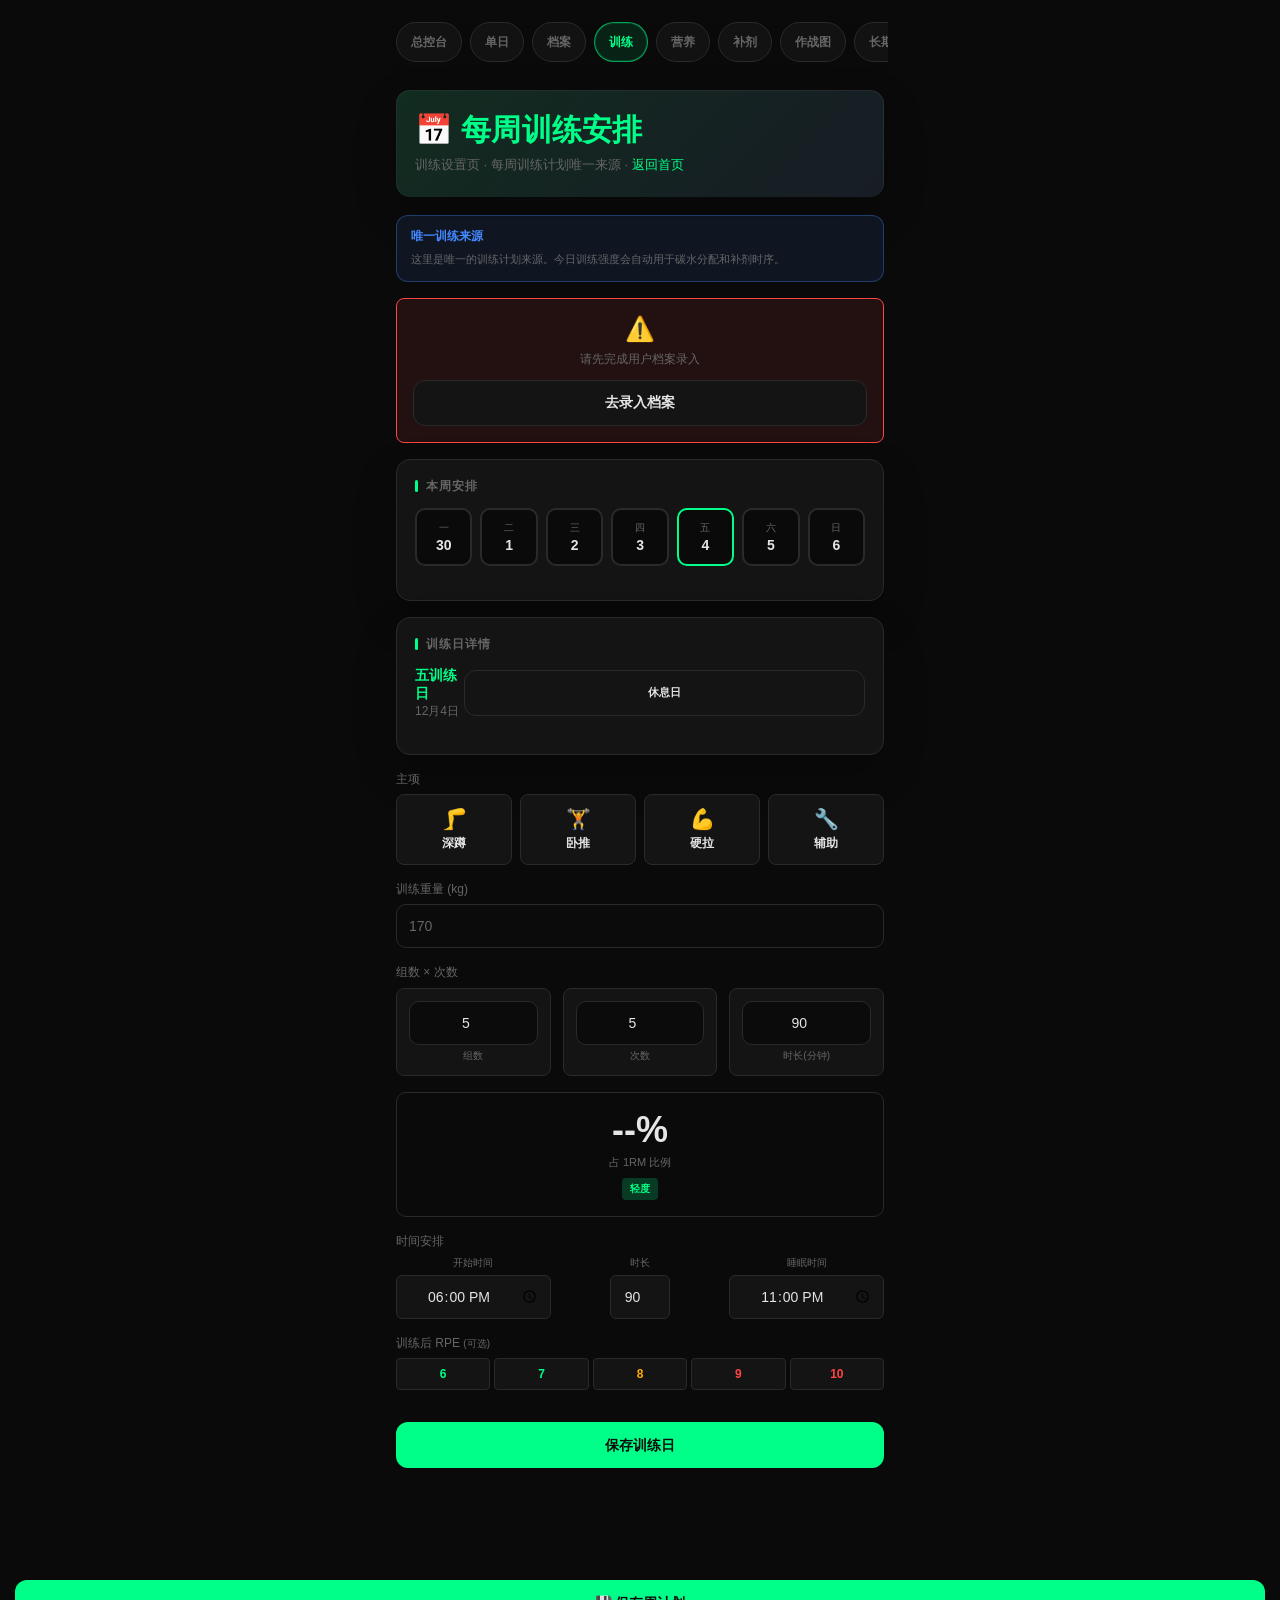
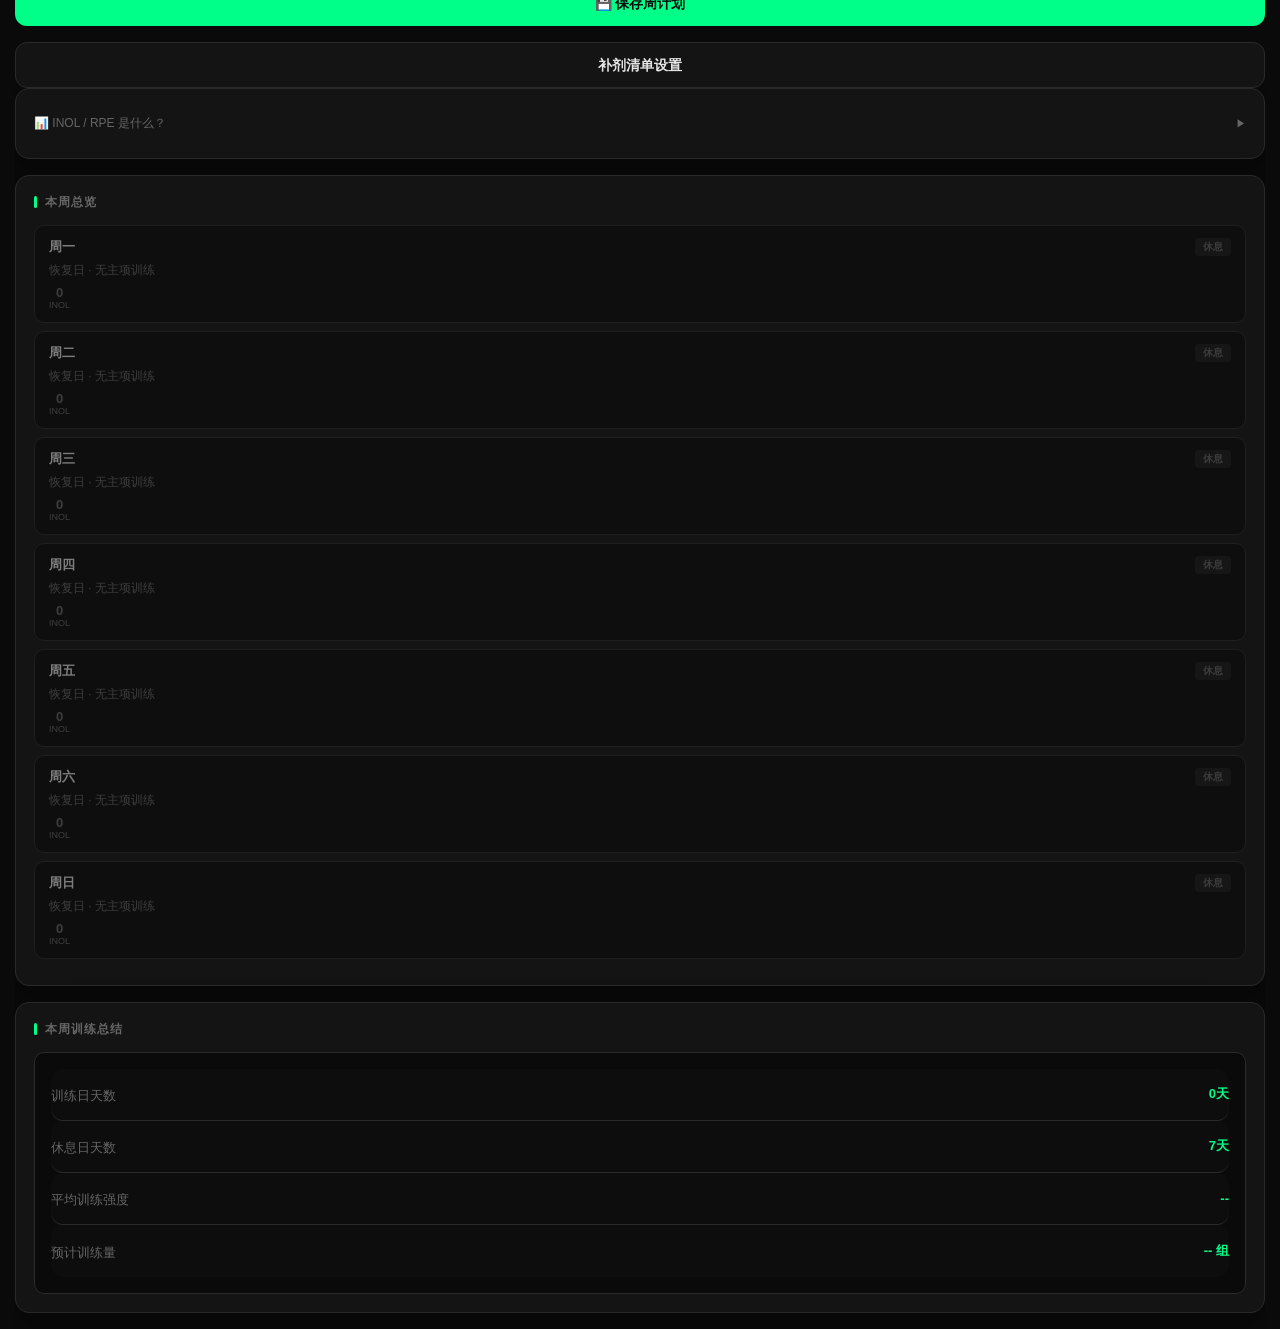
<file: 模块三_每周训练安排.html>
﻿<!DOCTYPE html>
<html lang="zh-CN">
<head>
  <meta charset="UTF-8">
  <meta name="viewport" content="width=device-width, initial-scale=1.0">
  <link rel="icon" href="data:,">
  <link rel="stylesheet" href="app_ui.css">
  <title>力量举全景数字教练 - 每周训练安排</title>
  <style>
    * { margin: 0; padding: 0; box-sizing: border-box; }

    :root {
      --bg: #0a0a0a;
      --panel: #141414;
      --panel-hover: #1a1a1a;
      --border: #2a2a2a;
      --text: #e5e5e5;
      --text-dim: #666;
      --accent: #00ff88;
      --accent-dim: #00cc6a;
      --warn: #ff4444;
      --warn-bg: rgba(255,68,68,0.1);
      --info: #4488ff;
      --success: #00ff88;
      --carbs: #ffaa00;
      --protein: #ff6b6b;
      --fat: #9b59b6;
      --light: #5ac8fa;
      --medium: #ffd700;
      --heavy: #ff6b6b;
      --rest: #666;
      --squat: #ff6b6b;
      --bench: #4a90d9;
      --deadlift: #9b59b6;
      --accessory: #f39c12;
    }

    body {
      font-family: -apple-system, BlinkMacSystemFont, 'Segoe UI', Roboto, sans-serif;
      background: var(--bg);
      color: var(--text);
      min-height: 100vh;
    }

    .container {
      max-width: 520px;
      margin: 0 auto;
      padding: 20px 16px;
    }

    /* Header */
    .header {
      text-align: center;
      margin-bottom: 24px;
      padding-bottom: 20px;
      border-bottom: 1px solid var(--border);
    }

    .header h1 {
      font-size: 18px;
      font-weight: 600;
      color: var(--accent);
      letter-spacing: 1px;
    }

    .header .subtitle {
      font-size: 11px;
      color: var(--text-dim);
      margin-top: 4px;
    }

    /* Panel */
    .panel {
      background: var(--panel);
      border: 1px solid var(--border);
      border-radius: 12px;
      padding: 20px;
      margin-bottom: 16px;
    }

    .panel-title {
      font-size: 12px;
      color: var(--text-dim);
      text-transform: uppercase;
      letter-spacing: 1px;
      margin-bottom: 16px;
      display: flex;
      align-items: center;
      gap: 8px;
    }

    .panel-title::before {
      content: '';
      width: 3px;
      height: 12px;
      background: var(--accent);
      border-radius: 2px;
    }

    /* Form Elements */
    .form-group {
      margin-bottom: 16px;
    }

    .form-label {
      display: block;
      font-size: 12px;
      color: var(--text-dim);
      margin-bottom: 8px;
    }

    .form-input {
      width: 100%;
      padding: 12px 14px;
      background: var(--bg);
      border: 1px solid var(--border);
      border-radius: 8px;
      color: var(--text);
      font-size: 14px;
      transition: border-color 0.2s;
    }

    .form-input:focus {
      outline: none;
      border-color: var(--accent);
    }

    .form-input::placeholder {
      color: var(--text-dim);
    }

    .form-row {
      display: grid;
      grid-template-columns: 1fr 1fr;
      gap: 12px;
    }

    /* User Info Summary */
    .user-summary {
      display: grid;
      grid-template-columns: repeat(3, 1fr);
      gap: 12px;
      margin-bottom: 16px;
    }

    .summary-item {
      background: var(--bg);
      border: 1px solid var(--border);
      border-radius: 8px;
      padding: 12px 8px;
      text-align: center;
    }

    .summary-value {
      font-size: 18px;
      font-weight: 700;
      color: var(--accent);
    }

    .summary-label {
      font-size: 10px;
      color: var(--text-dim);
      margin-top: 4px;
    }

    /* Week Grid */
    .week-grid {
      display: grid;
      grid-template-columns: repeat(7, 1fr);
      gap: 6px;
      margin-bottom: 16px;
    }

    .day-card {
      aspect-ratio: 1;
      background: var(--bg);
      border: 2px solid var(--border);
      border-radius: 10px;
      display: flex;
      flex-direction: column;
      align-items: center;
      justify-content: center;
      cursor: pointer;
      transition: all 0.2s;
      font-size: 11px;
    }

    .day-card:hover {
      border-color: var(--text-dim);
    }

    .day-card.active {
      border-color: var(--accent);
      background: rgba(0, 255, 136, 0.1);
    }

    .day-card .day-name {
      font-size: 10px;
      color: var(--text-dim);
      margin-bottom: 2px;
    }

    .day-card .day-date {
      font-size: 14px;
      font-weight: 600;
    }

    .day-card .lift-badge {
      width: 18px;
      height: 18px;
      border-radius: 4px;
      margin-top: 4px;
      display: none;
      align-items: center;
      justify-content: center;
      font-size: 10px;
    }

    .day-card.active .lift-badge {
      display: flex;
    }

    /* Training Day Editor */
    .training-editor {
      background: var(--bg);
      border: 1px solid var(--border);
      border-radius: 10px;
      padding: 16px;
      margin-bottom: 16px;
    }

    .editor-header {
      display: flex;
      justify-content: space-between;
      align-items: center;
      margin-bottom: 16px;
    }

    .editor-title {
      font-size: 14px;
      font-weight: 600;
      color: var(--accent);
    }

    .editor-date {
      font-size: 12px;
      color: var(--text-dim);
    }

    /* Lift Type Selector */
    .lift-selector {
      display: grid;
      grid-template-columns: repeat(4, 1fr);
      gap: 8px;
      margin-bottom: 16px;
    }

    .lift-btn {
      padding: 12px 8px;
      background: var(--panel);
      border: 1px solid var(--border);
      border-radius: 8px;
      text-align: center;
      cursor: pointer;
      transition: all 0.2s;
      font-size: 11px;
    }

    .lift-btn:hover {
      border-color: var(--text-dim);
    }

    .lift-btn.active {
      border-width: 2px;
    }

    .lift-btn[data-lift="squat"].active {
      border-color: var(--squat);
      background: rgba(255, 107, 107, 0.1);
    }

    .lift-btn[data-lift="bench"].active {
      border-color: var(--bench);
      background: rgba(74, 144, 217, 0.1);
    }

    .lift-btn[data-lift="deadlift"].active {
      border-color: var(--deadlift);
      background: rgba(155, 89, 182, 0.1);
    }

    .lift-btn[data-lift="accessory"].active {
      border-color: var(--accessory);
      background: rgba(243, 156, 18, 0.1);
    }

    .lift-btn .lift-icon {
      font-size: 20px;
      margin-bottom: 4px;
    }

    .lift-btn .lift-name {
      font-size: 12px;
      font-weight: 600;
    }

    /* Set/Rep Input */
    .setrep-grid {
      display: grid;
      grid-template-columns: repeat(3, 1fr);
      gap: 12px;
      margin-bottom: 16px;
    }

    .setrep-item {
      background: var(--panel);
      border: 1px solid var(--border);
      border-radius: 8px;
      padding: 12px;
      text-align: center;
    }

    .setrep-value {
      font-size: 24px;
      font-weight: 700;
      color: var(--accent);
    }

    .setrep-label {
      font-size: 10px;
      color: var(--text-dim);
      margin-top: 4px;
    }

    .setrep-input {
      width: 60px;
      padding: 6px;
      background: var(--bg);
      border: 1px solid var(--border);
      border-radius: 4px;
      color: var(--text);
      font-size: 16px;
      text-align: center;
    }

    /* Percentage Display */
    .percentage-display {
      background: var(--bg);
      border: 1px solid var(--border);
      border-radius: 10px;
      padding: 16px;
      text-align: center;
      margin-bottom: 16px;
    }

    .percentage-value {
      font-size: 36px;
      font-weight: 700;
    }

    .percentage-display.low .percentage-value { color: var(--success); }
    .percentage-display.medium .percentage-value { color: #ffaa00; }
    .percentage-display.high .percentage-value { color: var(--warn); }

    .percentage-label {
      font-size: 11px;
      color: var(--text-dim);
      margin-top: 4px;
    }

    /* Intensity Tags */
    .intensity-tag {
      display: inline-block;
      padding: 4px 8px;
      border-radius: 4px;
      font-size: 10px;
      font-weight: 600;
      margin-top: 8px;
    }

    .intensity-tag.low {
      background: rgba(0, 255, 136, 0.2);
      color: var(--success);
    }

    .intensity-tag.medium {
      background: rgba(255, 170, 0, 0.2);
      color: #ffaa00;
    }

    .intensity-tag.high {
      background: rgba(255, 68, 68, 0.2);
      color: var(--warn);
    }

    /* RPE Selector */
    .rpe-selector {
      display: flex;
      gap: 4px;
      flex-wrap: wrap;
    }

    .rpe-btn {
      flex: 1;
      min-width: 36px;
      padding: 8px 4px;
      background: var(--panel);
      border: 1px solid var(--border);
      border-radius: 4px;
      text-align: center;
      cursor: pointer;
      transition: all 0.2s;
      font-size: 12px;
      font-weight: 600;
    }

    .rpe-btn:hover {
      border-color: var(--text-dim);
    }

    .rpe-btn.active {
      background: var(--accent);
      color: #000;
      border-color: var(--accent);
    }

    .rpe-btn.low { color: var(--success); }
    .rpe-btn.medium { color: #ffaa00; }
    .rpe-btn.high { color: var(--warn); }

    /* Time Input */
    .time-input-group {
      display: grid;
      grid-template-columns: 1fr 1fr 1fr;
      gap: 12px;
    }

    .time-input-item {
      text-align: center;
    }

    .time-input-item label {
      font-size: 10px;
      color: var(--text-dim);
      display: block;
      margin-bottom: 4px;
    }

    .time-input-item input {
      width: 100%;
      padding: 10px;
      background: var(--panel);
      border: 1px solid var(--border);
      border-radius: 6px;
      color: var(--text);
      font-size: 14px;
      text-align: center;
    }

    /* Weekly Summary */
    .weekly-summary {
      background: var(--bg);
      border: 1px solid var(--border);
      border-radius: 10px;
      padding: 16px;
    }

    .summary-row {
      display: flex;
      justify-content: space-between;
      padding: 10px 0;
      border-bottom: 1px solid var(--border);
    }

    .summary-row:last-child {
      border-bottom: none;
    }

    .summary-label {
      font-size: 13px;
      color: var(--text-dim);
    }

    .summary-value {
      font-size: 13px;
      font-weight: 600;
    }

    /* Training Day List */
    .training-list {
      margin-top: 16px;
    }

    .training-list-item {
      background: var(--bg);
      border: 1px solid var(--border);
      border-radius: 8px;
      padding: 12px;
      margin-bottom: 8px;
      display: flex;
      align-items: center;
      gap: 12px;
    }

    .training-list-item .day-badge {
      width: 32px;
      height: 32px;
      background: var(--accent);
      color: #000;
      border-radius: 6px;
      display: flex;
      align-items: center;
      justify-content: center;
      font-size: 12px;
      font-weight: 700;
    }

    .training-list-item .info {
      flex: 1;
    }

    .training-list-item .lift-type {
      font-size: 13px;
      font-weight: 600;
    }

    .training-list-item .details {
      font-size: 11px;
      color: var(--text-dim);
      margin-top: 2px;
    }

    .training-list-item .intensity-badge {
      padding: 4px 8px;
      border-radius: 4px;
      font-size: 10px;
      font-weight: 600;
    }

    /* Buttons */
    .btn {
      width: 100%;
      padding: 14px;
      background: var(--accent);
      border: none;
      border-radius: 10px;
      color: var(--bg);
      font-size: 14px;
      font-weight: 600;
      cursor: pointer;
      transition: all 0.2s;
      margin-top: 16px;
    }

    .btn:hover {
      background: var(--accent-dim);
    }

    .btn-secondary {
      background: var(--panel);
      color: var(--text);
      border: 1px solid var(--border);
    }

    .btn-secondary:hover {
      border-color: var(--accent);
      background: rgba(0, 255, 136, 0.1);
    }

    /* Nav Bar */
    .nav-bar {
      position: fixed;
      bottom: 0;
      left: 0;
      right: 0;
      background: var(--panel);
      border-top: 1px solid var(--border);
      display: flex;
      justify-content: space-around;
      padding: 12px 0;
      z-index: 100;
    }

    .nav-item {
      display: flex;
      flex-direction: column;
      align-items: center;
      gap: 4px;
      color: var(--text-dim);
      text-decoration: none;
      font-size: 10px;
      cursor: pointer;
      transition: color 0.2s;
    }

    .nav-item.active {
      color: var(--accent);
    }

    .nav-icon {
      font-size: 20px;
    }

    /* Spacer */
    .spacer {
      height: 80px;
    }

    /* No Profile Alert */
    .no-profile-alert {
      background: var(--warn-bg);
      border: 1px solid var(--warn);
      border-radius: 8px;
      padding: 16px;
      text-align: center;
      margin-bottom: 16px;
    }

    .no-profile-alert .icon {
      font-size: 24px;
      margin-bottom: 8px;
    }

    .no-profile-alert .text {
      font-size: 12px;
      color: var(--text-dim);
    }

    /* Rest Day Message */
    .rest-day-message {
      text-align: center;
      padding: 40px 20px;
      color: var(--text-dim);
    }

    .rest-day-message .icon {
      font-size: 48px;
      margin-bottom: 12px;
    }

    .rest-day-message .text {
      font-size: 14px;
    }

    /* Week Overview */
    .week-overview { margin-top: 12px; }
    .overview-card {
      background: var(--bg);
      border: 1px solid var(--border);
      border-radius: 10px;
      padding: 12px 14px;
      margin-bottom: 8px;
      cursor: pointer;
      transition: all 0.2s;
    }
    .overview-card:hover { border-color: var(--text-dim); }
    .overview-card.active { border-color: var(--accent); background: rgba(0,255,136,0.05); }
    .overview-card.rest { opacity: 0.5; }
    .overview-card .overview-top {
      display: flex;
      justify-content: space-between;
      align-items: center;
      margin-bottom: 6px;
    }
    .overview-card .overview-day {
      font-size: 13px;
      font-weight: 600;
    }
    .overview-card .overview-type-badge {
      padding: 2px 8px;
      border-radius: 4px;
      font-size: 10px;
      font-weight: 600;
    }
    .overview-card .overview-mid {
      display: flex;
      justify-content: space-between;
      align-items: center;
      margin-bottom: 6px;
    }
    .overview-card .overview-lift {
      font-size: 13px;
      font-weight: 600;
    }
    .overview-card .overview-weight {
      font-size: 11px;
      color: var(--text-dim);
    }
    .overview-card .overview-bottom {
      display: flex;
      gap: 12px;
      flex-wrap: wrap;
    }
    .overview-card .overview-stat {
      text-align: center;
    }
    .overview-card .overview-stat-value {
      font-size: 13px;
      font-weight: 600;
    }
    .overview-card .overview-stat-label {
      font-size: 9px;
      color: var(--text-dim);
    }
    .overview-card .overview-pressure-tag {
      padding: 2px 8px;
      border-radius: 4px;
      font-size: 10px;
      font-weight: 600;
      margin-left: auto;
      align-self: center;
    }
    .overview-pressure-tag.low { background: rgba(0,255,136,0.15); color: var(--success); }
    .overview-pressure-tag.medium { background: rgba(255,170,0,0.15); color: #ffaa00; }
    .overview-pressure-tag.high { background: rgba(255,68,68,0.15); color: var(--warn); }
    .overview-pressure-tag.extreme { background: rgba(255,0,0,0.2); color: var(--warn); }

    /* Edit Summary */
    .edit-summary {
      background: var(--bg);
      border: 1px solid var(--border);
      border-radius: 8px;
      padding: 10px;
      margin-bottom: 16px;
    }
    .edit-summary-grid {
      display: grid;
      grid-template-columns: repeat(3, 1fr);
      gap: 6px;
    }
    .edit-summary-item { text-align: center; }
    .edit-summary-label { font-size: 9px; color: var(--text-dim); margin-bottom: 2px; }
    .edit-summary-value { font-size: 13px; font-weight: 600; }
    .edit-summary-hint {
      margin-top: 8px;
      padding: 8px;
      border-radius: 6px;
      font-size: 11px;
      text-align: center;
      line-height: 1.4;
    }
    .edit-summary-hint.info { background: rgba(68,136,255,0.1); border: 1px solid rgba(68,136,255,0.3); color: var(--info); }
    .edit-summary-hint.warn { background: rgba(255,68,68,0.1); border: 1px solid rgba(255,68,68,0.3); color: var(--warn); }
    .edit-summary-hint.success { background: rgba(0,255,136,0.1); border: 1px solid rgba(0,255,136,0.3); color: var(--success); }

    /* INOL/RPE Explanation */
    .inol-explanation-toggle {
      display: flex;
      align-items: center;
      justify-content: space-between;
      cursor: pointer;
      user-select: none;
      color: var(--text-dim);
      font-size: 12px;
      padding: 8px 0;
    }
    .inol-explanation-toggle:hover { color: var(--text); }
    .inol-explanation-toggle .arrow { transition: transform 0.3s; font-size: 10px; }
    .inol-explanation-toggle.open .arrow { transform: rotate(90deg); }
    .inol-explanation-content {
      display: none;
      padding: 12px;
      background: var(--bg);
      border: 1px solid var(--border);
      border-radius: 8px;
      margin-top: 8px;
    }
    .inol-explanation-content.open { display: block; }
    .inol-exp-section { margin-bottom: 10px; }
    .inol-exp-section:last-child { margin-bottom: 0; }
    .inol-exp-section-title {
      font-size: 11px;
      font-weight: 600;
      color: var(--accent);
      margin-bottom: 4px;
    }
    .inol-exp-text {
      font-size: 11px;
      color: var(--text-dim);
      line-height: 1.5;
    }

    .info-box {
      background: rgba(68, 136, 255, 0.1);
      border: 1px solid rgba(68, 136, 255, 0.35);
      border-radius: 10px;
      padding: 12px 14px;
      margin-bottom: 16px;
    }

    .info-box-title {
      font-size: 12px;
      font-weight: 600;
      color: var(--info);
      margin-bottom: 6px;
    }

    .info-box-content {
      font-size: 11px;
      color: var(--text-dim);
      line-height: 1.6;
    }

    .global-nav {
      margin-bottom: 16px;
      overflow-x: auto;
    }

    .global-nav-list {
      display: flex;
      gap: 8px;
      min-width: max-content;
    }

    .global-nav-link {
      padding: 9px 12px;
      border: 1px solid var(--border);
      border-radius: 999px;
      background: var(--panel);
      color: var(--text-dim);
      font-size: 12px;
      text-decoration: none;
      white-space: nowrap;
    }

    .global-nav-link.active {
      border-color: var(--accent);
      color: var(--accent);
      background: rgba(0, 255, 136, 0.1);
    }

  </style>
</head>
<body>
  <div class="container">
    <div class="global-nav">
      <div class="global-nav-list">
        <a class="global-nav-link" href="index.html">总控台</a>
        <a class="global-nav-link" href="单日计划_轻量模式.html">单日</a>
        <a class="global-nav-link" href="模块一_用户档案.html">档案</a>
        <a class="global-nav-link active" href="模块三_每周训练安排.html">训练</a>
        <a class="global-nav-link" href="模块二_碳水预算引擎.html">营养</a>
        <a class="global-nav-link" href="补剂时序生成器.html">补剂</a>
        <a class="global-nav-link" href="模块四_单日仪表盘.html">作战图</a>
        <a class="global-nav-link" href="模块五_长期计划.html">长期</a>
      </div>
    </div>

    <!-- Header -->
    <div class="header">
      <h1>📅 每周训练安排</h1>
      <div class="subtitle">训练设置页 · 每周训练计划唯一来源 · <a href="index.html" style="color:var(--accent);text-decoration:none;">返回首页</a></div>
    </div>

    <div class="info-box">
      <div class="info-box-title">唯一训练来源</div>
      <div class="info-box-content">这里是唯一的训练计划来源。今日训练强度会自动用于碳水分配和补剂时序。</div>
    </div>

    <!-- No Profile Alert -->
    <div id="noProfileAlert" class="no-profile-alert" style="display: none;">
      <div class="icon">⚠️</div>
      <div class="text">请先完成用户档案录入</div>
      <button class="btn btn-secondary" onclick="goToModule1()" style="margin-top: 12px;">去录入档案</button>
    </div>

    <!-- User 1RM Summary -->
    <div class="panel" id="userSummaryPanel">
      <div class="panel-title">你的力量数据</div>
      <div class="user-summary">
        <div class="summary-item">
          <div class="summary-value" id="squatMax">--</div>
          <div class="summary-label">深蹲 1RM</div>
        </div>
        <div class="summary-item">
          <div class="summary-value" id="benchMax">--</div>
          <div class="summary-label">卧推 1RM</div>
        </div>
        <div class="summary-item">
          <div class="summary-value" id="deadliftMax">--</div>
          <div class="summary-label">硬拉 1RM</div>
        </div>
      </div>
    </div>

    <!-- Week Calendar -->
    <div class="panel">
      <div class="panel-title">本周安排</div>
      <div class="week-grid" id="weekGrid">
        <!-- Generated by JS -->
      </div>
    </div>

    <!-- Day Editor -->
    <div class="panel" id="dayEditor" style="display: none;">
      <div class="panel-title">
        <span id="editorTitle">训练日详情</span>
      </div>

      <!-- Day Selector -->
      <div class="editor-header">
        <div>
          <div class="editor-title" id="currentDayTitle">周三训练</div>
          <div class="editor-date" id="currentDayDate">4月26日</div>
        </div>
        <button class="btn-secondary" onclick="clearDay()" style="padding: 6px 12px; font-size: 11px;">休息日</button>
      </div>

      <!-- Current Edit Summary -->
      <div id="editSummary" class="edit-summary" style="display: none;">
        <div class="edit-summary-grid">
          <div class="edit-summary-item">
            <div class="edit-summary-label">训练类型</div>
            <div class="edit-summary-value" id="editType">--</div>
          </div>
          <div class="edit-summary-item">
            <div class="edit-summary-label">%1RM</div>
            <div class="edit-summary-value" id="editPercent">--%</div>
          </div>
          <div class="edit-summary-item">
            <div class="edit-summary-label">INOL</div>
            <div class="edit-summary-value" id="editINOL">--</div>
          </div>
          <div class="edit-summary-item">
            <div class="edit-summary-label">RPE</div>
            <div class="edit-summary-value" id="editRPE">--</div>
          </div>
          <div class="edit-summary-item">
            <div class="edit-summary-label">压力标签</div>
            <div class="edit-summary-value" id="editPressure">--</div>
          </div>
          <div class="edit-summary-item">
            <div class="edit-summary-label">RPE 解释</div>
            <div class="edit-summary-value" id="editRPElabel" style="font-size: 10px;">--</div>
          </div>
        </div>
        <div id="editSummaryHint" class="edit-summary-hint info">实时计算中...</div>
      </div>
      </div>

      <!-- Lift Type -->
      <div class="form-group">
        <label class="form-label">主项</label>
        <div class="lift-selector">
          <div class="lift-btn" data-lift="squat" onclick="selectLift('squat', this)">
            <div class="lift-icon">🦵</div>
            <div class="lift-name">深蹲</div>
          </div>
          <div class="lift-btn" data-lift="bench" onclick="selectLift('bench', this)">
            <div class="lift-icon">🏋️</div>
            <div class="lift-name">卧推</div>
          </div>
          <div class="lift-btn" data-lift="deadlift" onclick="selectLift('deadlift', this)">
            <div class="lift-icon">💪</div>
            <div class="lift-name">硬拉</div>
          </div>
          <div class="lift-btn" data-lift="accessory" onclick="selectLift('accessory', this)">
            <div class="lift-icon">🔧</div>
            <div class="lift-name">辅助</div>
          </div>
        </div>
      </div>

      <!-- Working Weight -->
      <div class="form-group">
        <label class="form-label">训练重量 (kg)</label>
        <input type="number" class="form-input" id="workingWeight" placeholder="170" oninput="calculatePercent()">
      </div>

      <!-- Set x Reps -->
      <div class="form-group">
        <label class="form-label">组数 × 次数</label>
        <div class="setrep-grid">
          <div class="setrep-item">
            <input type="number" class="setrep-input" id="sets" placeholder="5" value="5" oninput="calculatePercent()">
            <div class="setrep-label">组数</div>
          </div>
          <div class="setrep-item">
            <input type="number" class="setrep-input" id="reps" placeholder="5" value="5" oninput="calculatePercent()">
            <div class="setrep-label">次数</div>
          </div>
          <div class="setrep-item">
            <input type="number" class="setrep-input" id="duration" placeholder="90" value="90" oninput="calculatePercent()">
            <div class="setrep-label">时长(分钟)</div>
          </div>
        </div>
      </div>

      <!-- Percentage Display -->
      <div class="percentage-display" id="percentageDisplay">
        <div class="percentage-value" id="percentValue">--%</div>
        <div class="percentage-label">占 1RM 比例</div>
        <div class="intensity-tag low" id="intensityTag">轻度</div>
      </div>

      <!-- Time Settings -->
      <div class="form-group">
        <label class="form-label">时间安排</label>
        <div class="time-input-group">
          <div class="time-input-item">
            <label>开始时间</label>
            <input type="time" id="startTime" value="18:00">
          </div>
          <div class="time-input-item">
            <label>时长</label>
            <input type="number" id="durationMins" value="90" style="width: 60px;">
          </div>
          <div class="time-input-item">
            <label>睡眠时间</label>
            <input type="time" id="sleepTime" value="23:00">
          </div>
        </div>
      </div>

      <!-- Post RPE -->
      <div class="form-group">
        <label class="form-label">训练后 RPE <span style="font-size:10px;color:var(--text-dim);">(可选)</span></label>
        <div class="rpe-selector" id="rpeSelector">
          <!-- Generated by JS -->
        </div>
      </div>

      <!-- INOL/RPE Combo Hint -->
      <div id="comboHint" class="combo-hint" style="display: none;"></div>

      <button class="btn" onclick="saveDay()">保存训练日</button>
    </div>

    <button class="btn" onclick="saveWeekPlan()">💾 保存周计划</button>
    <button class="btn btn-secondary" onclick="goToSupplement()">补剂清单设置</button>

    <!-- Rest Day Message -->
    <div class="panel" id="restDayMessage" style="display: none;">
      <div class="rest-day-message">
        <div class="icon">😴</div>
        <div class="text">休息日 · 恢复为主</div>
      </div>
    </div>

    <!-- INOL/RPE Explanation -->
    <div class="panel">
      <div class="inol-explanation-toggle" onclick="toggleINOLExplanation()">
        <span>📊 INOL / RPE 是什么？</span>
        <span class="arrow">▶</span>
      </div>
      <div class="inol-explanation-content" id="inolExplanationContent">
        <div class="inol-exp-section">
          <div class="inol-exp-section-title">INOL（客观训练压力）</div>
          <div class="inol-exp-text">
            INOL 用于估算某个主项当天的客观训练压力，由组数、次数和 %1RM 共同决定。
            数值越高，说明该动作对恢复的压力越大。<br><br>
            参考范围：<br>
            · &lt; 0.4：低压力<br>
            · 0.4 ~ 0.8：中等压力<br>
            · 0.8 ~ 1.2：较高压力，注意恢复<br>
            · ≥ 1.2：单日压力偏高，谨慎叠加高 RPE
          </div>
        </div>
        <div class="inol-exp-section">
          <div class="inol-exp-section-title">RPE（主观用力程度）</div>
          <div class="inol-exp-text">
            RPE 是训练后的主观用力程度。相同重量下，如果 RPE 明显升高，可能代表疲劳、睡眠不足或恢复不足。<br><br>
            · ≤ 6：轻松<br>
            · 7：可控<br>
            · 8：较吃力，约保留 2 次<br>
            · 9：接近极限，约保留 1 次<br>
            · 10：极限，无保留
          </div>
        </div>
        <div class="inol-exp-section">
          <div class="inol-exp-section-title">组合解读</div>
          <div class="inol-exp-text">
            INOL 更像客观工作量，RPE 更像身体反馈。<br><br>
            · 高 INOL + 高 RPE → 训练压力和疲劳都高，需要关注恢复<br>
            · 高 INOL + 低 RPE → 客观量较大但体感可控，说明状态较好<br>
            · 低 INOL + 高 RPE → 客观量不大但体感吃力，可能存在疲劳累积<br>
            · 低 INOL + 低 RPE → 训练压力低，适合作为恢复日
          </div>
        </div>
      </div>
    </div>

    <div class="panel">
      <div class="panel-title">本周总览</div>
      <div id="weekOverview" class="week-overview">
        <!-- Week overview rendered by JS -->
      </div>
    </div>

    <!-- Weekly Summary -->
    <div class="panel">
      <div class="panel-title">本周训练总结</div>
      <div class="weekly-summary">
        <div class="summary-row">
          <span class="summary-label">训练日天数</span>
          <span class="summary-value" id="summaryTrainingDays">0天</span>
        </div>
        <div class="summary-row">
          <span class="summary-label">休息日天数</span>
          <span class="summary-value" id="summaryRestDays">7天</span>
        </div>
        <div class="summary-row">
          <span class="summary-label">平均训练强度</span>
          <span class="summary-value" id="summaryAvgIntensity">--</span>
        </div>
        <div class="summary-row">
          <span class="summary-label">预计训练量</span>
          <span class="summary-value" id="summaryVolume">-- 组</span>
        </div>
      </div>
    </div>

    <div class="spacer"></div>
  </div>

  <!-- Navigation Bar -->
  <div class="nav-bar">
    <div class="nav-item" onclick="navigateTo('module1')">
      <span class="nav-icon">📋</span>
      <span>档案</span>
    </div>
    <div class="nav-item" onclick="navigateTo('module2')">
      <span class="nav-icon">🍚</span>
      <span>营养</span>
    </div>
    <div class="nav-item active">
      <span class="nav-icon">📅</span>
      <span>训练</span>
    </div>
    <div class="nav-item" onclick="navigateTo('module4')">
      <span class="nav-icon">📊</span>
      <span>作战图</span>
    </div>
    <div class="nav-item" onclick="navigateTo('module5')">
      <span class="nav-icon">🧠</span>
      <span>补剂</span>
    </div>
  </div>

  <script src="app_state.js"></script>
  <script>
    // ========== 数据模型 ==========
    function toMondayIndex(date) {
      return (date.getDay() + 6) % 7;
    }

    const state = {
      userProfile: null,
      currentEditingDay: null, // 0-6 (周一到周日)
      weekPlan: {
        0: null, 1: null, 2: null, 3: null, 4: null, 5: null, 6: null
      }
    };

    const dayNames = ['一', '二', '三', '四', '五', '六', '日'];
    const liftColors = {
      squat: 'var(--squat)',
      bench: 'var(--bench)',
      deadlift: 'var(--deadlift)',
      accessory: 'var(--accessory)'
    };
    const liftNames = {
      squat: '深蹲',
      bench: '卧推',
      deadlift: '硬拉',
      accessory: '辅助'
    };

    // ========== INOL / RPE Helpers ==========
    function calculateINOL(sets, reps, percent1RM) {
      if (!sets || !reps || percent1RM === null || percent1RM === undefined || percent1RM >= 100) return 0;
      return Number(((sets * reps) / Math.max(1, 100 - percent1RM)).toFixed(2));
    }

    function getINOLPressureLabel(inol) {
      if (inol === null || inol === undefined || inol === 0) return '无';
      if (inol < 0.4) return '低';
      if (inol < 0.8) return '中';
      if (inol < 1.2) return '高';
      return '透支风险';
    }

    function getRPEInterpretation(rpe) {
      if (!rpe) return '未设置';
      if (rpe <= 6) return '轻松';
      if (rpe <= 7) return '可控';
      if (rpe <= 8) return '较吃力';
      if (rpe <= 9) return '接近极限';
      return '极限';
    }

    function getINOLRPEHint(inol, rpe) {
      if (inol === null || inol === undefined) return null;
      var highINOL = inol >= 0.8;
      var highRPE = rpe >= 8;
      if (highINOL && !highRPE) return { text: '客观训练量较高，但主观压力可控，说明状态较好。', type: 'info' };
      if (highINOL && highRPE) return { text: '训练压力和主观疲劳都偏高，建议关注睡眠、碳水和恢复。', type: 'warn' };
      if (!highINOL && highRPE) return { text: '客观训练量不高但体感吃力，可能存在疲劳累积或恢复不足。', type: 'warn' };
      return { text: '当前训练压力较低，适合作为轻训或恢复日。', type: 'success' };
    }

    // ========== 初始化 ==========
    document.addEventListener('DOMContentLoaded', function() {
      loadUserProfile();
      generateWeekCalendar();
      generateRPESelector();
      loadFromStorage();
      selectDay(toMondayIndex(new Date()));
      updateSummary();
      // Input listeners for real-time edit summary
      document.getElementById('workingWeight').addEventListener('input', updateEditSummary);
      document.getElementById('sets').addEventListener('input', updateEditSummary);
      document.getElementById('reps').addEventListener('input', updateEditSummary);
    });

    function loadUserProfile() {
      // 尝试多个 key
      const data = JSON.parse(localStorage.getItem('userProfile') || localStorage.getItem('powerliftingProfile') || '{}');

      if (!data.squat && data.squat1RM) data.squat = data.squat1RM;
      if (!data.bench && data.bench1RM) data.bench = data.bench1RM;
      if (!data.deadlift && data.deadlift1RM) data.deadlift = data.deadlift1RM;

      if (!data.squat || !data.bench || !data.deadlift) {
        document.getElementById('noProfileAlert').style.display = 'block';
        document.getElementById('userSummaryPanel').style.display = 'none';
        return;
      }

      state.userProfile = data;

      // 显示 1RM 数据
      document.getElementById('squatMax').textContent = data.squat + 'kg';
      document.getElementById('benchMax').textContent = data.bench + 'kg';
      document.getElementById('deadliftMax').textContent = data.deadlift + 'kg';
    }

    function goToModule1() {
      window.location.href = '模块一_用户档案.html';
    }

    // ========== 周日历生成 ==========
    function generateWeekCalendar() {
      const grid = document.getElementById('weekGrid');
      const today = new Date();
      const currentDay = toMondayIndex(today);
      const monday = new Date(today);
      monday.setDate(today.getDate() - currentDay);

      let html = '';
      for (let i = 0; i < 7; i++) {
        const date = new Date(monday);
        date.setDate(monday.getDate() + i);
        const dayNum = date.getDate();
        const isToday = i === currentDay;
        const plan = state.weekPlan[i];

        html += `
          <div class="day-card ${plan ? 'active' : ''} ${isToday ? 'today' : ''}"
               data-day="${i}"
               onclick="selectDay(${i})">
            <span class="day-name">${dayNames[i]}</span>
            <span class="day-date">${dayNum}</span>
            <div class="lift-badge" id="badge${i}"
                 style="background: ${plan ? liftColors[plan.lift] : 'transparent'}">
              ${plan ? liftNames[plan.lift]?.[0] || '🏋' : ''}
            </div>
          </div>
        `;
      }
      grid.innerHTML = html;
    }

    // ========== Edit Summary ==========
    function updateEditSummary() {
      var summary = document.getElementById('editSummary');
      var liftBtn = document.querySelector('.lift-btn.active');
      var weight = parseFloat(document.getElementById('workingWeight').value);
      var sets = parseInt(document.getElementById('sets').value) || 0;
      var reps = parseInt(document.getElementById('reps').value) || 0;
      var rpeBtn = document.querySelector('.rpe-btn.active');
      var rpe = rpeBtn ? parseFloat(rpeBtn.dataset.rpe) : null;

      if (!liftBtn || !weight || !state.userProfile) {
        summary.style.display = 'none';
        return;
      }

      var lift = liftBtn.dataset.lift;
      var max = lift === 'squat' ? state.userProfile.squat : lift === 'bench' ? state.userProfile.bench : lift === 'deadlift' ? state.userProfile.deadlift : 100;
      var percent = Math.round((weight / max) * 100);
      var inol = calculateINOL(sets, reps, percent);
      var pressure = getINOLPressureLabel(inol);

      // Determine type
      var type = 'medium';
      if (lift === 'accessory') type = 'light';
      else if (rpe) type = rpe <= 6 ? 'light' : rpe <= 8 ? 'medium' : 'heavy';
      var typeLabels = { rest: '休息', light: '轻训', medium: '常规', heavy: '重训' };

      summary.style.display = 'block';
      document.getElementById('editType').textContent = typeLabels[type] || type;
      document.getElementById('editPercent').textContent = percent + '%';
      document.getElementById('editINOL').textContent = inol;
      document.getElementById('editRPE').textContent = rpe || '--';
      document.getElementById('editPressure').textContent = pressure;
      document.getElementById('editRPElabel').textContent = getRPEInterpretation(rpe);

      // Combo hint
      var hint = getINOLRPEHint(inol, rpe);
      var hintEl = document.getElementById('comboHint');
      if (hint && lift !== 'accessory') {
        hintEl.style.display = 'block';
        hintEl.className = 'combo-hint ' + hint.type;
        hintEl.textContent = hint.text;
      } else {
        hintEl.style.display = 'none';
      }

      // Summary hint box
      var hintBox = document.getElementById('editSummaryHint');
      if (inol === 0 && lift !== 'accessory') {
        hintBox.textContent = '当前训练量极低，确认是否计划为恢复日？';
        hintBox.className = 'edit-summary-hint info';
      } else if (inol >= 1.2) {
        hintBox.textContent = '单日 INOL 偏高，建议控制辅助项训练量或调整 RPE';
        hintBox.className = 'edit-summary-hint warn';
      } else if (rpe && rpe >= 9) {
        hintBox.textContent = 'RPE 较高，确保训练前充分恢复与碳水摄入';
        hintBox.className = 'edit-summary-hint warn';
      } else if (pressure === '高') {
        hintBox.textContent = '训练压力较高，注意恢复与营养补充';
        hintBox.className = 'edit-summary-hint info';
      } else {
        hintBox.textContent = '当前训练参数合理，按计划执行即可';
        hintBox.className = 'edit-summary-hint success';
      }
    }

    // ========== RPE 选择器 ==========
    function generateRPESelector() {
      const selector = document.getElementById('rpeSelector');
      let html = '';
      for (let rpe = 6; rpe <= 10; rpe++) {
        const level = rpe <= 7 ? 'low' : rpe <= 8.5 ? 'medium' : 'high';
        html += `
          <div class="rpe-btn ${level}" data-rpe="${rpe}" onclick="selectRPE(${rpe}, this)">
            ${rpe}
          </div>
        `;
      }
      selector.innerHTML = html;
    }

    function selectRPE(rpe, el) {
      document.querySelectorAll('.rpe-btn').forEach(b => b.classList.remove('active'));
      el.classList.add('active');
      state.currentRPE = rpe;
    }

    // ========== 日期选择 ==========
    function selectDay(dayIndex) {
      state.currentEditingDay = dayIndex;

      // 更新 UI
      document.querySelectorAll('.day-card').forEach(card => {
        card.style.borderColor = card.dataset.day == dayIndex ? 'var(--accent)' : 'var(--border)';
      });

      const today = new Date();
      const monday = new Date(today);
      const currentDay = toMondayIndex(today);
      monday.setDate(today.getDate() - currentDay + dayIndex);

      const month = monday.getMonth() + 1;
      const day = monday.getDate();

      document.getElementById('currentDayTitle').textContent = `${dayNames[dayIndex]}训练日`;
      document.getElementById('currentDayDate').textContent = `${month}月${day}日`;

      const plan = state.weekPlan[dayIndex];

      if (plan) {
        // 有数据，显示编辑面板并填充
        document.getElementById('dayEditor').style.display = 'block';
        document.getElementById('restDayMessage').style.display = 'none';

        // 填充数据
        document.querySelectorAll('.lift-btn').forEach(btn => {
          btn.classList.toggle('active', btn.dataset.lift === plan.lift);
        });

        document.getElementById('workingWeight').value = plan.weight || '';
        document.getElementById('sets').value = plan.sets || 5;
        document.getElementById('reps').value = plan.reps || 5;
        document.getElementById('duration').value = plan.duration || 90;
        document.getElementById('startTime').value = plan.startTime || '18:00';
        document.getElementById('durationMins').value = plan.duration || 90;
        document.getElementById('sleepTime').value = plan.sleepTime || '23:00';

        // RPE
        if (plan.rpe) {
          const rpeBtn = document.querySelector(`.rpe-btn[data-rpe="${plan.rpe}"]`);
          if (rpeBtn) {
            document.querySelectorAll('.rpe-btn').forEach(b => b.classList.remove('active'));
            rpeBtn.classList.add('active');
          }
        }

        calculatePercent();
        updateEditSummary();
      } else {
        // 无数据，显示空白编辑面板让用户输入
        document.getElementById('dayEditor').style.display = 'block';
        document.getElementById('restDayMessage').style.display = 'none';

        // 清空表单
        document.querySelectorAll('.lift-btn').forEach(btn => btn.classList.remove('active'));
        document.getElementById('workingWeight').value = '';
        document.getElementById('sets').value = 5;
        document.getElementById('reps').value = 5;
        document.getElementById('duration').value = 90;
        document.getElementById('startTime').value = '18:00';
        document.getElementById('sleepTime').value = '23:00';
        document.querySelectorAll('.rpe-btn').forEach(b => b.classList.remove('active'));

        document.getElementById('percentValue').textContent = '--%';
        document.getElementById('percentageDisplay').className = 'percentage-display';

        document.getElementById('editSummary').style.display = 'none';
        document.getElementById('comboHint').style.display = 'none';
      }
      renderWeekOverview();
    }

    function selectLift(lift, el) {
      document.querySelectorAll('.lift-btn').forEach(btn => btn.classList.remove('active'));
      el.classList.add('active');
      calculatePercent();
    }

    function calculatePercent() {
      if (!state.userProfile) return;

      const lift = document.querySelector('.lift-btn.active')?.dataset.lift || 'squat';
      const weight = parseFloat(document.getElementById('workingWeight').value) || 0;

      let max;
      switch (lift) {
        case 'squat': max = state.userProfile.squat; break;
        case 'bench': max = state.userProfile.bench; break;
        case 'deadlift': max = state.userProfile.deadlift; break;
        default: max = 100;
      }

      if (!max || !weight) {
        document.getElementById('percentValue').textContent = '--%';
        return;
      }

      const percent = Math.round((weight / max) * 100);
      const display = document.getElementById('percentageDisplay');
      const valueEl = document.getElementById('percentValue');
      const tagEl = document.getElementById('intensityTag');

      valueEl.textContent = percent + '%';

      // 更新强度标签
      display.classList.remove('low', 'medium', 'high');
      if (percent <= 70) {
        display.classList.add('low');
        tagEl.className = 'intensity-tag low';
        tagEl.textContent = '轻度';
      } else if (percent <= 82) {
        display.classList.add('medium');
        tagEl.className = 'intensity-tag medium';
        tagEl.textContent = '中度';
      } else if (percent <= 90) {
        display.classList.add('medium');
        tagEl.className = 'intensity-tag medium';
        tagEl.textContent = '强度';
      } else {
        display.classList.add('high');
        tagEl.className = 'intensity-tag high';
        tagEl.textContent = '极限';
      }
      updateEditSummary();
    }

    function clearDay() {
      if (state.currentEditingDay === null) return;
      state.weekPlan[state.currentEditingDay] = null;
      // 清空表单但不隐藏编辑器，让用户可以重新输入
      document.querySelectorAll('.lift-btn').forEach(btn => btn.classList.remove('active'));
      document.getElementById('workingWeight').value = '';
      document.getElementById('sets').value = 5;
      document.getElementById('reps').value = 5;
      document.getElementById('duration').value = 90;
      document.querySelectorAll('.rpe-btn').forEach(b => b.classList.remove('active'));
      document.getElementById('percentValue').textContent = '--%';
      document.getElementById('percentageDisplay').className = 'percentage-display';
      updateDayBadges();
      updateSummary();
      saveToStorage();
    }

    function saveDay() {
      const dayIndex = state.currentEditingDay;
      if (dayIndex === null) return;

      const activeLift = document.querySelector('.lift-btn.active');
      if (!activeLift) {
        alert('请选择主项');
        return;
      }

      const weight = parseFloat(document.getElementById('workingWeight').value);
      if (!weight) {
        alert('请输入训练重量');
        return;
      }

      const plan = {
        lift: activeLift.dataset.lift,
        dayIndex: dayIndex,
        weight: weight,
        sets: parseInt(document.getElementById('sets').value) || 5,
        reps: parseInt(document.getElementById('reps').value) || 5,
        duration: parseInt(document.getElementById('duration').value) || 90,
        startTime: document.getElementById('startTime').value || '18:00',
        sleepTime: document.getElementById('sleepTime').value || '23:00',
        rpe: parseFloat(document.querySelector('.rpe-btn.active')?.dataset.rpe) || null
      };

      // 计算百分比
      let max;
      switch (plan.lift) {
        case 'squat': max = state.userProfile.squat; break;
        case 'bench': max = state.userProfile.bench; break;
        case 'deadlift': max = state.userProfile.deadlift; break;
        default: max = 100;
      }
      plan.percent = Math.round((plan.weight / max) * 100);
      plan.percent1RM = plan.percent;
      if (plan.lift === 'accessory') {
        plan.inol = 0;
        plan.type = 'light';
      } else {
        plan.inol = calculateINOL(plan.sets, plan.reps, plan.percent);
        const rpe = plan.rpe || 7;
        plan.type = rpe <= 6 ? 'light' : rpe <= 8 ? 'medium' : 'heavy';
      }

      state.weekPlan[dayIndex] = plan;

      updateDayBadges();
      updateSummary();
      saveToStorage();
      syncDayTypesToModule2();
    }

    function updateDayBadges() {
      for (let i = 0; i < 7; i++) {
        const plan = state.weekPlan[i];
        const badge = document.getElementById('badge' + i);
        const card = document.querySelector(`.day-card[data-day="${i}"]`);

        if (plan) {
          badge.style.background = liftColors[plan.lift];
          badge.textContent = liftNames[plan.lift]?.[0] || '🏋';
          card.classList.add('active');
        } else {
          badge.style.background = 'transparent';
          badge.textContent = '';
          card.classList.remove('active');
        }
      }
    }

    function updateSummary() {
      const trainingDays = Object.values(state.weekPlan).filter(p => p !== null).length;
      const restDays = 7 - trainingDays;

      document.getElementById('summaryTrainingDays').textContent = trainingDays + '天';
      document.getElementById('summaryRestDays').textContent = restDays + '天';

      // 计算平均强度
      const plans = Object.values(state.weekPlan).filter(p => p !== null);
      if (plans.length > 0) {
        const avgPercent = Math.round(plans.reduce((sum, p) => sum + (p.percent || 0), 0) / plans.length);
        document.getElementById('summaryAvgIntensity').textContent = avgPercent + '%';

        const totalSets = plans.reduce((sum, p) => sum + (p.sets || 0), 0);
        document.getElementById('summaryVolume').textContent = totalSets + ' 组';
      } else {
        document.getElementById('summaryAvgIntensity').textContent = '--';
        document.getElementById('summaryVolume').textContent = '-- 组';
      }

      // 更新总览
      renderWeekOverview();
    }

    function renderWeekOverview() {
      var container = document.getElementById('weekOverview');
      var html = '';
      for (var i = 0; i < 7; i++) {
        var plan = state.weekPlan[i];
        if (plan) {
          var inol = (plan.inol !== undefined && plan.inol !== null) ? plan.inol : calculateINOL(plan.sets, plan.reps, plan.percent);
          var pressure = getINOLPressureLabel(inol);
          var pressureClass = inol >= 1.2 ? 'extreme' : inol >= 0.8 ? 'high' : inol >= 0.4 ? 'medium' : 'low';
          var typeLabels = { rest: '休息', light: '轻训', medium: '常规', heavy: '重训' };
          var type = plan.type || 'medium';
          var typeColors = { rest: 'var(--rest)', light: '#5ac8fa', medium: '#ffd700', heavy: '#ff6b6b' };
          var rpeText = plan.rpe ? 'RPE ' + plan.rpe : 'RPE --';
          html += '<div class="overview-card" data-day="' + i + '" onclick="selectDay(' + i + ')">';
          html += '  <div class="overview-top">';
          html += '    <span class="overview-day">周' + dayNames[i] + '</span>';
          html += '    <span class="overview-type-badge" style="background: ' + typeColors[type] + '20; color: ' + typeColors[type] + ';">' + typeLabels[type] + '</span>';
          html += '  </div>';
          html += '  <div class="overview-mid">';
          html += '    <span class="overview-lift" style="color: ' + liftColors[plan.lift] + ';">' + liftNames[plan.lift] + '</span>';
          html += '    <span class="overview-weight">' + plan.weight + 'kg × ' + plan.sets + '×' + plan.reps + '</span>';
          html += '  </div>';
          html += '  <div class="overview-bottom">';
          html += '    <div class="overview-stat"><div class="overview-stat-value">' + (plan.percent || '--') + '%</div><div class="overview-stat-label">%1RM</div></div>';
          html += '    <div class="overview-stat"><div class="overview-stat-value">' + rpeText + '</div><div class="overview-stat-label">RPE</div></div>';
          html += '    <div class="overview-stat"><div class="overview-stat-value">' + inol + '</div><div class="overview-stat-label">INOL</div></div>';
          html += '    <div class="overview-pressure-tag ' + pressureClass + '">' + pressure + '</div>';
          html += '  </div>';
          html += '</div>';
        } else {
          html += '<div class="overview-card rest" data-day="' + i + '" onclick="selectDay(' + i + ')">';
          html += '  <div class="overview-top">';
          html += '    <span class="overview-day">周' + dayNames[i] + '</span>';
          html += '    <span class="overview-type-badge" style="background: rgba(102,102,102,0.15); color: var(--rest);">休息</span>';
          html += '  </div>';
          html += '  <div class="overview-mid">';
          html += '    <span style="color: var(--text-dim); font-size: 12px;">恢复日 · 无主项训练</span>';
          html += '  </div>';
          html += '  <div class="overview-bottom">';
          html += '    <div class="overview-stat"><div class="overview-stat-value" style="color: var(--rest);">0</div><div class="overview-stat-label">INOL</div></div>';
          html += '  </div>';
          html += '</div>';
        }
      }
      container.innerHTML = html;
    }

    // ========== 存储管理 ==========
    function saveToStorage() {
      const days = Array.from({ length: 7 }, (_, dayIndex) => {
        const plan = state.weekPlan[dayIndex];
        return plan ? Object.assign({ dayIndex }, plan) : null;
      });
      const payload = {
        generatedAt: new Date().toISOString(),
        dayIndexStandard: '0=Monday,6=Sunday',
        days: days,
        byDayIndex: days.reduce((acc, plan, dayIndex) => {
          acc[dayIndex] = plan;
          return acc;
        }, {})
      };
      localStorage.setItem('weeklyTrainingPlan', JSON.stringify(payload));
      localStorage.removeItem('weeklyTrainingPlan_userProfile');
    }

    function loadFromStorage() {
      const savedPlan = localStorage.getItem('weeklyTrainingPlan');
      if (savedPlan) {
        const parsed = JSON.parse(savedPlan);
        if (parsed.days && Array.isArray(parsed.days)) {
          state.weekPlan = parsed.days.reduce((acc, plan, dayIndex) => {
            // Old data compat: fill missing fields
            if (plan) {
              if (plan.percent && !plan.percent1RM) plan.percent1RM = plan.percent;
              if (!plan.percent && plan.percent1RM) plan.percent = plan.percent1RM;
              if (plan.inol === undefined || plan.inol === null) {
                plan.inol = calculateINOL(plan.sets, plan.reps, plan.percent);
              }
              if (plan.lift === 'accessory' && (plan.inol === undefined || plan.inol === null)) {
                plan.inol = 0;
              }
            }
            acc[dayIndex] = plan;
            return acc;
          }, { 0: null, 1: null, 2: null, 3: null, 4: null, 5: null, 6: null });
        } else {
          state.weekPlan = parsed;
        }
        updateDayBadges();
        updateSummary();
        renderWeekOverview();
      }
    }

    function saveWeekPlan() {
      saveToStorage();

      // 同步到模块二的日历
      syncDayTypesToModule2();

      localStorage.removeItem('fullTrainingPlan');

      alert('✅ 周训练计划已保存！\n\n已同步到模块二碳水预算引擎。');
    }

    // ========== 同步到模块二 ==========
    function syncDayTypesToModule2() {
      // 从训练计划推断 dayTypes
      const dayTypes = ['rest', 'rest', 'rest', 'rest', 'rest', 'rest', 'rest'];

      for (let i = 0; i < 7; i++) {
        const dayPlan = state.weekPlan[i];
        if (dayPlan && dayPlan.lift) {
          dayTypes[i] = dayPlan.type || ((dayPlan.rpe || 7) <= 6 ? 'light' : (dayPlan.rpe || 7) <= 8 ? 'medium' : 'heavy');
        }
      }

      // 直接写入独立 key
      localStorage.setItem('module3_dayTypes', JSON.stringify(dayTypes));
    }

    function goToSupplement() {
      window.location.href = '补剂时序生成器.html';
    }

    function navigateTo(module) {
      const modules = {
        module1: '模块一_用户档案.html',
        module2: '模块二_碳水预算引擎.html',
        module3: '模块三_每周训练安排.html',
        module4: '模块四_单日仪表盘.html',
        module5: '补剂时序生成器.html'
      };

      if (modules[module]) {
        window.location.href = modules[module];
      } else {
        alert(`跳转至${module}（开发中）`);
      }
    }

    // ========== INOL Explanation Toggle ==========
    function toggleINOLExplanation() {
      var toggle = document.querySelector('.inol-explanation-toggle');
      var content = document.getElementById('inolExplanationContent');
      content.classList.toggle('open');
      toggle.classList.toggle('open');
    }
  </script>
</body>
</html>
</file>
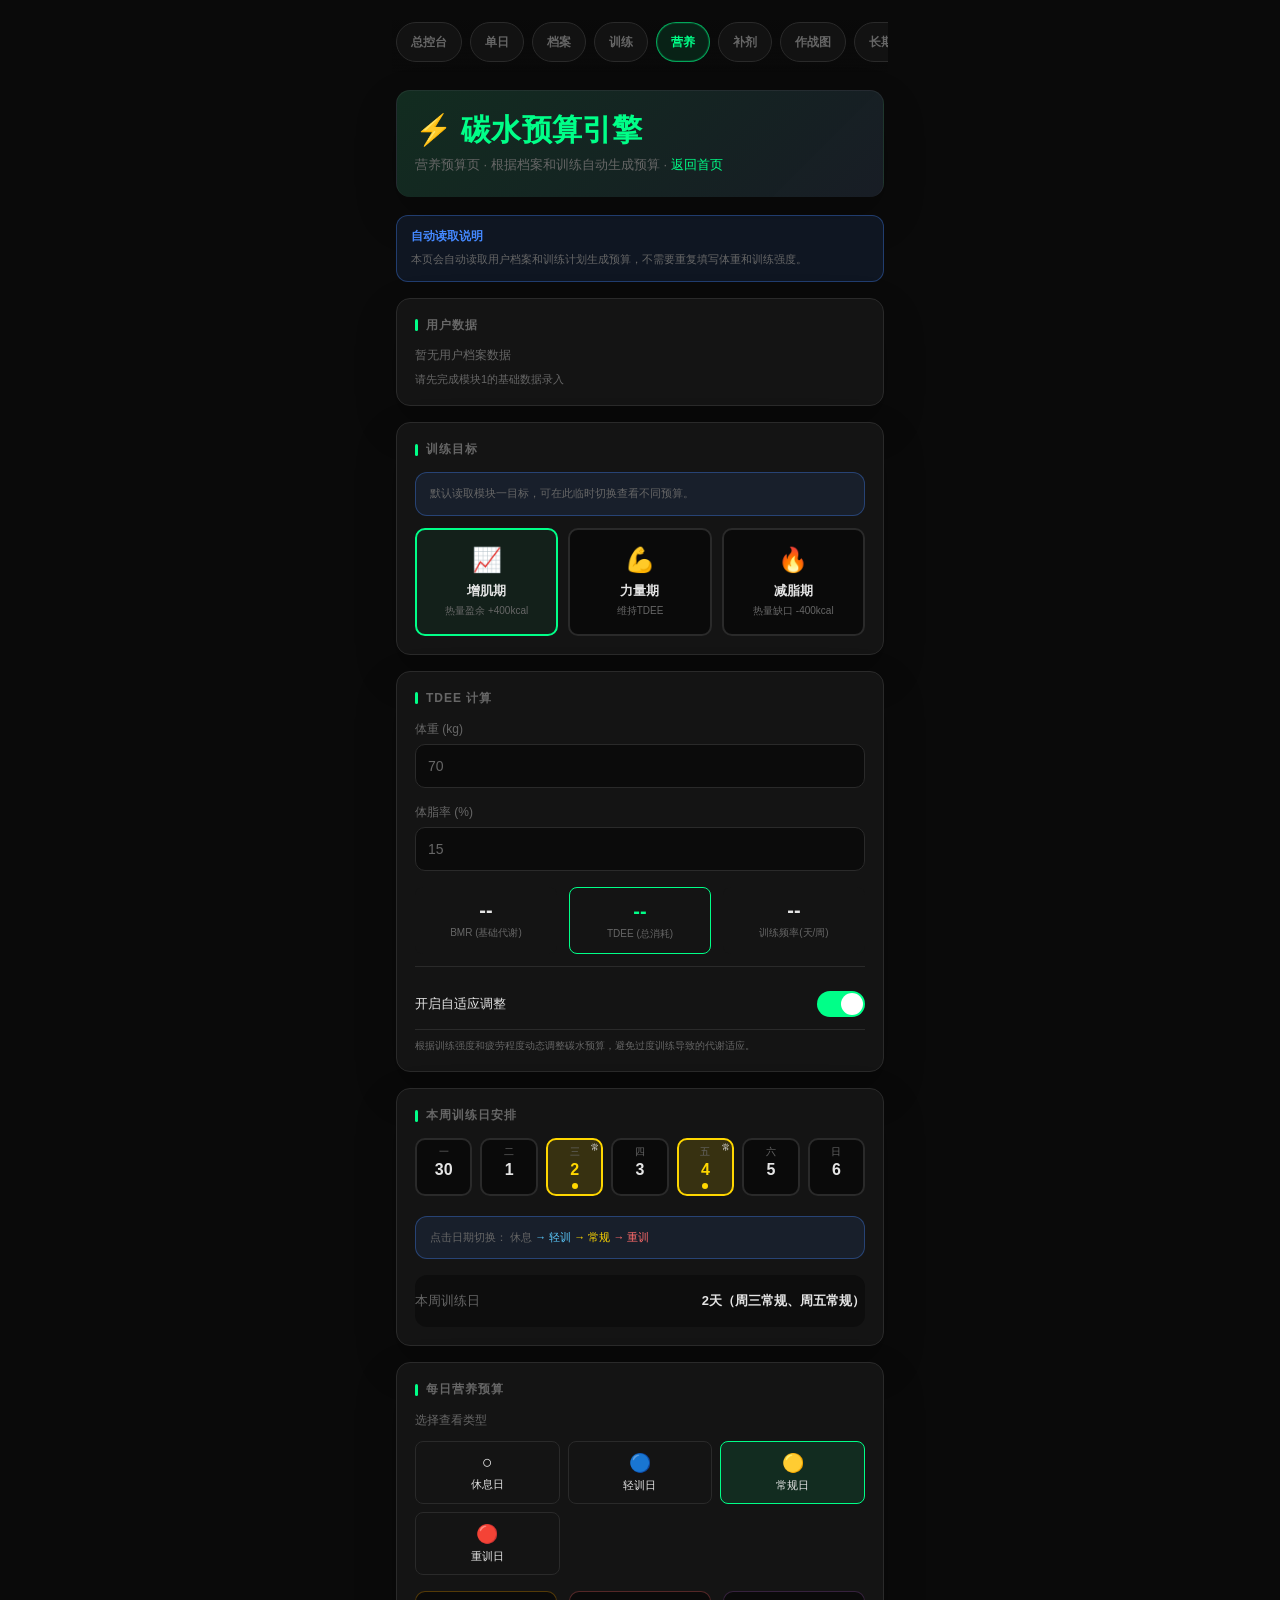
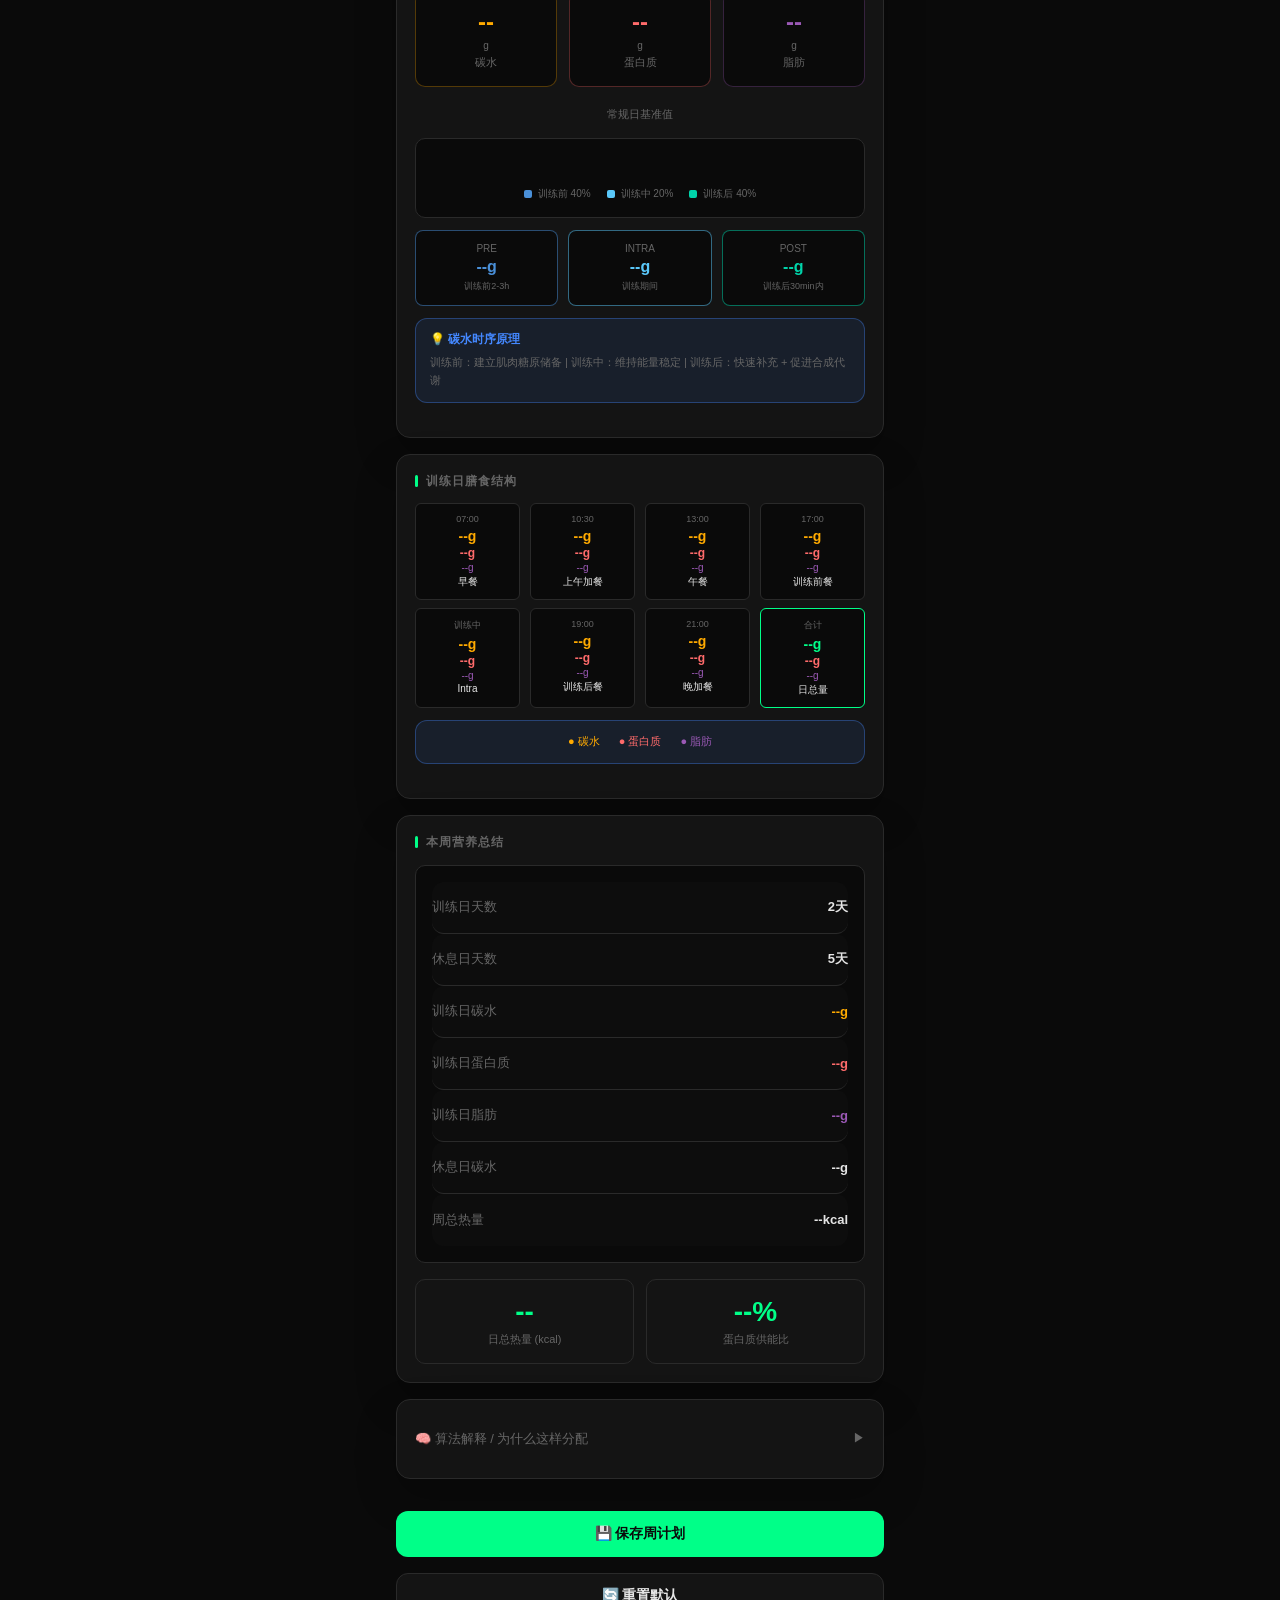
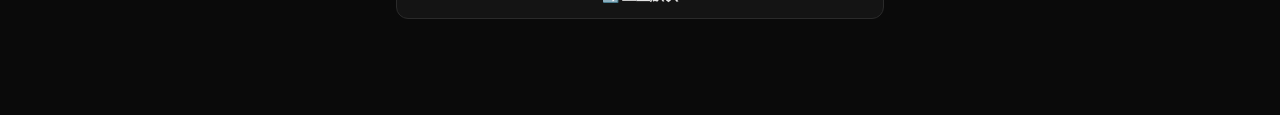
<file: 模块二_碳水预算引擎.html>
﻿<!DOCTYPE html>
<html lang="zh-CN">
<head>
  <meta charset="UTF-8">
  <meta name="viewport" content="width=device-width, initial-scale=1.0">
  <link rel="icon" href="data:,">
  <link rel="stylesheet" href="app_ui.css">
  <title>力量举全景数字教练 - 每周碳水预算引擎</title>
  <style>
    * { margin: 0; padding: 0; box-sizing: border-box; }

    :root {
      --bg: #0a0a0a;
      --panel: #141414;
      --panel-hover: #1a1a1a;
      --border: #2a2a2a;
      --text: #e5e5e5;
      --text-dim: #666;
      --accent: #00ff88;
      --accent-dim: #00cc6a;
      --warn: #ff4444;
      --warn-bg: rgba(255,68,68,0.1);
      --info: #4488ff;
      --success: #00ff88;
      --carbs: #ffaa00;
      --protein: #ff6b6b;
      --fat: #9b59b6;
      --light: #5ac8fa;
      --medium: #ffd700;
      --heavy: #ff6b6b;
      --rest: #666;
    }

    body {
      font-family: -apple-system, BlinkMacSystemFont, 'Segoe UI', Roboto, sans-serif;
      background: var(--bg);
      color: var(--text);
      min-height: 100vh;
    }

    .container {
      max-width: 520px;
      margin: 0 auto;
      padding: 20px 16px;
    }

    /* Header */
    .header {
      text-align: center;
      margin-bottom: 24px;
      padding-bottom: 20px;
      border-bottom: 1px solid var(--border);
    }

    .header h1 {
      font-size: 18px;
      font-weight: 600;
      color: var(--accent);
      letter-spacing: 1px;
    }

    .header .subtitle {
      font-size: 11px;
      color: var(--text-dim);
      margin-top: 4px;
    }

    /* Panel */
    .panel {
      background: var(--panel);
      border: 1px solid var(--border);
      border-radius: 12px;
      padding: 20px;
      margin-bottom: 16px;
    }

    .panel-title {
      font-size: 12px;
      color: var(--text-dim);
      text-transform: uppercase;
      letter-spacing: 1px;
      margin-bottom: 16px;
      display: flex;
      align-items: center;
      gap: 8px;
    }

    .panel-title::before {
      content: '';
      width: 3px;
      height: 12px;
      background: var(--accent);
      border-radius: 2px;
    }

    /* Form Elements */
    .form-group {
      margin-bottom: 16px;
    }

    .form-label {
      display: block;
      font-size: 12px;
      color: var(--text-dim);
      margin-bottom: 8px;
    }

    .form-input {
      width: 100%;
      padding: 12px 14px;
      background: var(--bg);
      border: 1px solid var(--border);
      border-radius: 8px;
      color: var(--text);
      font-size: 14px;
      transition: border-color 0.2s;
    }

    .form-input:focus {
      outline: none;
      border-color: var(--accent);
    }

    .form-input::placeholder {
      color: var(--text-dim);
    }

    /* Week Calendar Grid */
    .week-grid {
      display: grid;
      grid-template-columns: repeat(7, 1fr);
      gap: 8px;
      margin-bottom: 20px;
    }

    .day-selector {
      aspect-ratio: 1;
      border: 2px solid var(--border);
      border-radius: 10px;
      display: flex;
      flex-direction: column;
      align-items: center;
      justify-content: center;
      cursor: pointer;
      transition: all 0.2s;
      background: var(--bg);
    }

    .day-selector:hover {
      border-color: var(--text-dim);
      background: var(--panel-hover);
    }

    .day-selector.active {
      border-color: var(--accent);
      background: rgba(0, 255, 136, 0.1);
    }

    .day-selector .day-label {
      font-size: 10px;
      color: var(--text-dim);
      margin-bottom: 2px;
    }
.day-selector .day-num {
      font-size: 16px;
      font-weight: 600;
    }

    .day-selector .training-dot {
      width: 6px;
      height: 6px;
      border-radius: 50%;
      margin-top: 4px;
      opacity: 0;
    }

    .day-selector.type-light { border-color: #5ac8fa; background: rgba(90, 200, 250, 0.15); }
    .day-selector.type-light .training-dot { background: #5ac8fa; opacity: 1; }
    .day-selector.type-light .day-num { color: #5ac8fa; }

    .day-selector.type-medium { border-color: #ffd700; background: rgba(255, 215, 0, 0.15); }
    .day-selector.type-medium .training-dot { background: #ffd700; opacity: 1; }
    .day-selector.type-medium .day-num { color: #ffd700; }

    .day-selector.type-heavy { border-color: #ff6b6b; background: rgba(255, 107, 107, 0.15); }
    .day-selector.type-heavy .training-dot { background: #ff6b6b; opacity: 1; }
    .day-selector.type-heavy .day-num { color: #ff6b6b; }

    .day-selector.active { border-color: var(--accent); background: rgba(0, 255, 136, 0.1); }
    .day-selector.active .training-dot { background: var(--accent); opacity: 1; }
    .day-selector.active .day-num { color: var(--accent); }

    /* Macro Display */
    .macro-display {
      display: grid;
      grid-template-columns: repeat(3, 1fr);
      gap: 12px;
      margin-bottom: 20px;
    }

    .macro-card {
      background: var(--bg);
      border: 1px solid var(--border);
      border-radius: 10px;
      padding: 16px 12px;
      text-align: center;
    }

    .macro-card.carbs { border-color: rgba(255, 170, 0, 0.3); }
    .macro-card.protein { border-color: rgba(255, 107, 107, 0.3); }
    .macro-card.fat { border-color: rgba(155, 89, 182, 0.3); }

    .macro-value {
      font-size: 24px;
      font-weight: 700;
      margin-bottom: 4px;
    }

    .macro-card.carbs .macro-value { color: var(--carbs); }
    .macro-card.protein .macro-value { color: var(--protein); }
    .macro-card.fat .macro-value { color: var(--fat); }

    .macro-unit {
      font-size: 10px;
      color: var(--text-dim);
    }

    .macro-name {
      font-size: 11px;
      color: var(--text-dim);
      margin-top: 4px;
    }

    /* Goal Selection */
    .goal-grid {
      display: grid;
      grid-template-columns: repeat(2, 1fr);
      gap: 10px;
    }

    .goal-card {
      padding: 16px 12px;
      background: var(--bg);
      border: 2px solid var(--border);
      border-radius: 10px;
      text-align: center;
      cursor: pointer;
      transition: all 0.2s;
    }

    .goal-card:hover {
      border-color: var(--text-dim);
    }

    .goal-card.active {
      border-color: var(--accent);
      background: rgba(0, 255, 136, 0.05);
    }

    .goal-icon {
      font-size: 24px;
      margin-bottom: 8px;
    }

    .goal-name {
      font-size: 13px;
      font-weight: 600;
      margin-bottom: 4px;
    }

    .goal-desc {
      font-size: 10px;
      color: var(--text-dim);
    }

    /* Training Day Settings */
    .training-settings {
      background: var(--bg);
      border: 1px solid var(--border);
      border-radius: 10px;
      padding: 16px;
      margin-bottom: 16px;
    }

    .training-type-grid {
      display: grid;
      grid-template-columns: repeat(3, 1fr);
      gap: 8px;
      margin-top: 12px;
    }

    .type-card {
      padding: 10px 8px;
      background: var(--panel);
      border: 1px solid var(--border);
      border-radius: 8px;
      text-align: center;
      cursor: pointer;
      transition: all 0.2s;
      font-size: 11px;
    }

    .type-card:hover {
      border-color: var(--text-dim);
    }

    .type-card.active {
      border-color: var(--accent);
      background: rgba(0, 255, 136, 0.1);
    }

    .type-card .intensity {
      font-size: 18px;
      margin-bottom: 4px;
    }

    /* Weekly Summary */
    .weekly-summary {
      background: var(--bg);
      border: 1px solid var(--border);
      border-radius: 10px;
      padding: 16px;
    }

    .summary-row {
      display: flex;
      justify-content: space-between;
      padding: 10px 0;
      border-bottom: 1px solid var(--border);
    }

    .summary-row:last-child {
      border-bottom: none;
    }

    .summary-label {
      font-size: 13px;
      color: var(--text-dim);
    }

    .summary-value {
      font-size: 13px;
      font-weight: 600;
    }

    /* Total KPI */
    .total-kpi {
      display: grid;
      grid-template-columns: repeat(2, 1fr);
      gap: 12px;
      margin-top: 16px;
    }

    .kpi-card {
      background: var(--panel);
      border: 1px solid var(--border);
      border-radius: 10px;
      padding: 16px;
      text-align: center;
    }

    .kpi-value {
      font-size: 28px;
      font-weight: 700;
      color: var(--accent);
    }

    .kpi-label {
      font-size: 11px;
      color: var(--text-dim);
      margin-top: 4px;
    }

    /* Action Button */
    .btn {
      width: 100%;
      padding: 14px;
      background: var(--accent);
      border: none;
      border-radius: 10px;
      color: var(--bg);
      font-size: 14px;
      font-weight: 600;
      cursor: pointer;
      transition: all 0.2s;
      margin-top: 16px;
    }

    .btn:hover {
      background: var(--accent-dim);
    }

    .btn-secondary {
      background: var(--panel);
      color: var(--text);
      border: 1px solid var(--border);
    }

    .btn-secondary:hover {
      border-color: var(--accent);
      background: rgba(0, 255, 136, 0.1);
    }

    /* Nav Bar */
    .nav-bar {
      position: fixed;
      bottom: 0;
      left: 0;
      right: 0;
      background: var(--panel);
      border-top: 1px solid var(--border);
      display: flex;
      justify-content: space-around;
      padding: 12px 0;
      z-index: 100;
    }

    .nav-item {
      display: flex;
      flex-direction: column;
      align-items: center;
      gap: 4px;
      color: var(--text-dim);
      text-decoration: none;
      font-size: 10px;
      cursor: pointer;
      transition: color 0.2s;
    }

    .nav-item.active {
      color: var(--accent);
    }

    .nav-icon {
      font-size: 20px;
    }

    /* Spacer for nav bar */
    .spacer {
      height: 80px;
    }

    /* Info Box */
    .info-box {
      background: rgba(68, 136, 255, 0.1);
      border: 1px solid rgba(68, 136, 255, 0.3);
      border-radius: 8px;
      padding: 12px;
      margin-top: 12px;
    }

    .info-box-title {
      font-size: 12px;
      font-weight: 600;
      color: var(--info);
      margin-bottom: 6px;
    }

    .info-box-content {
      font-size: 11px;
      color: var(--text-dim);
      line-height: 1.5;
    }

    /* Warning Box */
    .warning-box {
      background: var(--warn-bg);
      border: 1px solid rgba(255, 68, 68, 0.3);
      border-radius: 8px;
      padding: 12px;
      margin-top: 12px;
    }

    .warning-box-title {
      font-size: 12px;
      font-weight: 600;
      color: var(--warn);
      margin-bottom: 6px;
    }

    /* TDEE Calculator */
    .tdee-section {
      background: var(--bg);
      border: 1px solid var(--border);
      border-radius: 10px;
      padding: 16px;
      margin-bottom: 16px;
    }

    .tdee-result {
      display: grid;
      grid-template-columns: repeat(3, 1fr);
      gap: 12px;
      margin-top: 16px;
    }

    .tdee-item {
      text-align: center;
      padding: 12px;
      background: var(--panel);
      border-radius: 8px;
    }

    .tdee-item.main {
      border: 1px solid var(--accent);
    }

    .tdee-item.main .tdee-value {
      color: var(--accent);
    }

    .tdee-value {
      font-size: 20px;
      font-weight: 700;
    }

    .tdee-label {
      font-size: 10px;
      color: var(--text-dim);
      margin-top: 4px;
    }

    /* Carb Distribution Chart */
    .carb-chart {
      background: var(--bg);
      border: 1px solid var(--border);
      border-radius: 10px;
      padding: 16px;
      margin-top: 16px;
    }

    .carb-bar {
      display: flex;
      height: 24px;
      border-radius: 6px;
      overflow: hidden;
      margin-bottom: 8px;
    }

    .carb-segment {
      display: flex;
      align-items: center;
      justify-content: center;
      font-size: 10px;
      font-weight: 600;
      transition: all 0.3s;
    }

    .carb-segment.pre {
      background: #4a90d9;
    }

    .carb-segment.intra {
      background: #5ac8fa;
    }

    .carb-segment.post {
      background: #00d4aa;
    }

    .carb-legend {
      display: flex;
      gap: 16px;
      justify-content: center;
    }

    .legend-item {
      display: flex;
      align-items: center;
      gap: 6px;
      font-size: 10px;
      color: var(--text-dim);
    }

    .legend-dot {
      width: 8px;
      height: 8px;
      border-radius: 2px;
    }

    /* Toggle Switch */
    .toggle-row {
      display: flex;
      align-items: center;
      justify-content: space-between;
      padding: 12px 0;
      border-bottom: 1px solid var(--border);
    }

    .toggle-row:last-child {
      border-bottom: none;
    }

    .toggle-label {
      font-size: 13px;
    }

    .toggle-switch {
      width: 48px;
      height: 26px;
      background: var(--border);
      border-radius: 13px;
      position: relative;
      cursor: pointer;
      transition: background 0.2s;
    }

    .toggle-switch.active {
      background: var(--accent);
    }

    .toggle-switch::after {
      content: '';
      position: absolute;
      width: 22px;
      height: 22px;
      background: white;
      border-radius: 50%;
      top: 2px;
      left: 2px;
      transition: transform 0.2s;
    }

    .toggle-switch.active::after {
      transform: translateX(22px);
    }

    /* Carb Timing Recommendation */
    .timing-cards {
      display: grid;
      grid-template-columns: repeat(3, 1fr);
      gap: 10px;
      margin-top: 12px;
    }

    .timing-card {
      background: var(--bg);
      border: 1px solid var(--border);
      border-radius: 8px;
      padding: 12px 8px;
      text-align: center;
    }

    .timing-card.pre {
      border-color: rgba(74, 144, 217, 0.5);
    }

    .timing-card.intra {
      border-color: rgba(90, 200, 250, 0.5);
    }

    .timing-card.post {
      border-color: rgba(0, 212, 170, 0.5);
    }

    .timing-phase {
      font-size: 10px;
      color: var(--text-dim);
      margin-bottom: 4px;
    }

    .timing-amount {
      font-size: 16px;
      font-weight: 700;
    }

    .timing-card.pre .timing-amount { color: #4a90d9; }
    .timing-card.intra .timing-amount { color: #5ac8fa; }
    .timing-card.post .timing-amount { color: #00d4aa; }

    .timing-desc {
      font-size: 9px;
      color: var(--text-dim);
      margin-top: 4px;
    }

    /* Adaptive TDEE Toggle */
    .adaptive-section {
      margin-top: 12px;
      padding-top: 12px;
      border-top: 1px solid var(--border);
    }

    .adaptive-info {
      font-size: 10px;
      color: var(--text-dim);
      margin-top: 8px;
      line-height: 1.5;
    }

    /* Meal Structure */
    .meal-structure {
      display: grid;
      grid-template-columns: repeat(4, 1fr);
      gap: 6px;
      margin-top: 12px;
    }

    .meal-item {
      background: var(--bg);
      border: 1px solid var(--border);
      border-radius: 6px;
      padding: 10px 6px;
      text-align: center;
    }

    .meal-time {
      font-size: 9px;
      color: var(--text-dim);
    }

    .meal-macro {
      display: flex;
      flex-direction: column;
      gap: 2px;
      margin-top: 4px;
    }

    .meal-carb {
      font-size: 14px;
      font-weight: 700;
      color: var(--carbs);
    }

    .meal-pro {
      font-size: 12px;
      font-weight: 600;
      color: var(--protein);
    }

    .meal-fat {
      font-size: 10px;
      font-weight: 500;
      color: var(--fat);
    }

    .meal-name {
      font-size: 10px;
      color: var(--text);
      margin-top: 2px;
    }

    /* Explanation Panel */
    .explanation-toggle {
      display: flex;
      align-items: center;
      justify-content: space-between;
      padding: 12px 0;
      cursor: pointer;
      color: var(--text-dim);
      font-size: 13px;
      transition: color 0.2s;
      user-select: none;
    }
    .explanation-toggle:hover { color: var(--text); }
    .explanation-toggle .arrow { transition: transform 0.3s; font-size: 12px; }
    .explanation-toggle.open .arrow { transform: rotate(90deg); }
    .explanation-content {
      display: none;
      padding-top: 12px;
      border-top: 1px solid var(--border);
    }
    .explanation-content.open { display: block; }
    .explanation-section { margin-bottom: 16px; }
    .explanation-section:last-child { margin-bottom: 0; }
    .explanation-section-title {
      font-size: 11px;
      font-weight: 600;
      color: var(--accent);
      margin-bottom: 8px;
      text-transform: uppercase;
      letter-spacing: 0.5px;
    }
    .explanation-line {
      font-size: 12px;
      color: var(--text-dim);
      line-height: 1.6;
      padding: 4px 0;
      padding-left: 12px;
      border-left: 2px solid var(--border);
      margin-bottom: 4px;
    }
    .explanation-line.warn { border-left-color: var(--warn); }
    .explanation-line.info { border-left-color: var(--info); }

    .info-box {
      background: rgba(68, 136, 255, 0.1);
      border: 1px solid rgba(68, 136, 255, 0.35);
      border-radius: 10px;
      padding: 12px 14px;
      margin-bottom: 16px;
    }

    .info-box-title {
      font-size: 12px;
      font-weight: 600;
      color: var(--info);
      margin-bottom: 6px;
    }

    .info-box-content {
      font-size: 11px;
      color: var(--text-dim);
      line-height: 1.6;
    }

    .global-nav {
      margin-bottom: 16px;
      overflow-x: auto;
    }

    .global-nav-list {
      display: flex;
      gap: 8px;
      min-width: max-content;
    }

    .global-nav-link {
      padding: 9px 12px;
      border: 1px solid var(--border);
      border-radius: 999px;
      background: var(--panel);
      color: var(--text-dim);
      font-size: 12px;
      text-decoration: none;
      white-space: nowrap;
    }

    .global-nav-link.active {
      border-color: var(--accent);
      color: var(--accent);
      background: rgba(0, 255, 136, 0.1);
    }

  </style>
</head>
<body>
  <div class="container">
    <div class="global-nav">
      <div class="global-nav-list">
        <a class="global-nav-link" href="index.html">总控台</a>
        <a class="global-nav-link" href="单日计划_轻量模式.html">单日</a>
        <a class="global-nav-link" href="模块一_用户档案.html">档案</a>
        <a class="global-nav-link" href="模块三_每周训练安排.html">训练</a>
        <a class="global-nav-link active" href="模块二_碳水预算引擎.html">营养</a>
        <a class="global-nav-link" href="补剂时序生成器.html">补剂</a>
        <a class="global-nav-link" href="模块四_单日仪表盘.html">作战图</a>
        <a class="global-nav-link" href="模块五_长期计划.html">长期</a>
      </div>
    </div>

    <!-- Header -->
    <div class="header">
      <h1>⚡ 碳水预算引擎</h1>
      <div class="subtitle">营养预算页 · 根据档案和训练自动生成预算 · <a href="index.html" style="color:var(--accent);text-decoration:none;">返回首页</a></div>
    </div>

    <div class="info-box">
      <div class="info-box-title">自动读取说明</div>
      <div class="info-box-content">本页会自动读取用户档案和训练计划生成预算，不需要重复填写体重和训练强度。</div>
    </div>

    <!-- User Data from Module 1 -->
    <div class="panel">
      <div class="panel-title">用户数据</div>
      <div id="userDataInfo" style="font-size: 12px; color: var(--text-dim);">
        <p>暂无用户档案数据</p>
        <p style="margin-top: 8px; font-size: 11px;">请先完成模块1的基础数据录入</p>
      </div>
    </div>

    <!-- Goal Selection -->
    <div class="panel">
      <div class="panel-title">训练目标</div>
      <div class="info-box" style="margin-bottom:12px;">
        <div class="info-box-content">默认读取模块一目标，可在此临时切换查看不同预算。</div>
      </div>
      <div class="goal-grid" style="grid-template-columns: repeat(3, 1fr);">
        <div class="goal-card active" data-goal="bulk" onclick="selectGoal(this)">
          <div class="goal-icon">📈</div>
          <div class="goal-name">增肌期</div>
          <div class="goal-desc">热量盈余 +400kcal</div>
        </div>
        <div class="goal-card" data-goal="strength" onclick="selectGoal(this)">
          <div class="goal-icon">💪</div>
          <div class="goal-name">力量期</div>
          <div class="goal-desc">维持TDEE</div>
        </div>
        <div class="goal-card" data-goal="cut" onclick="selectGoal(this)">
          <div class="goal-icon">🔥</div>
          <div class="goal-name">减脂期</div>
          <div class="goal-desc">热量缺口 -400kcal</div>
        </div>
      </div>
    </div>

    <!-- TDEE Calculator -->
    <div class="panel">
      <div class="panel-title">TDEE 计算</div>

      <div class="form-group">
        <label class="form-label">体重 (kg)</label>
        <input type="number" id="bodyWeight" class="form-input" placeholder="70" oninput="calculateTDEE()">
      </div>

      <div class="form-group">
        <label class="form-label">体脂率 (%)</label>
        <input type="number" id="bodyFat" class="form-input" placeholder="15" oninput="calculateTDEE()">
      </div>

      <div class="tdee-result">
        <div class="tdee-item">
          <div class="tdee-value" id="bmrValue">--</div>
          <div class="tdee-label">BMR (基础代谢)</div>
        </div>
        <div class="tdee-item main">
          <div class="tdee-value" id="tdeeValue">--</div>
          <div class="tdee-label">TDEE (总消耗)</div>
        </div>
        <div class="tdee-item">
          <div class="tdee-value" id="trainingDaysPerWeek">0</div>
          <div class="tdee-label">训练频率(天/周)</div>
        </div>
      </div>

      <div class="adaptive-section">
        <div class="toggle-row">
          <span class="toggle-label">开启自适应调整</span>
          <div class="toggle-switch active" id="adaptiveToggle" onclick="toggleAdaptive()"></div>
        </div>
        <div class="adaptive-info">
          根据训练强度和疲劳程度动态调整碳水预算，避免过度训练导致的代谢适应。
        </div>
      </div>
    </div>

    <!-- Training Days Setup -->
    <div class="panel">
      <div class="panel-title">本周训练日安排</div>
      <div class="week-grid" id="weekGrid">
        <!-- 天数由 JS 动态生成 -->
      </div>
      <div class="info-box" style="margin-top: 12px;">
        <div class="info-box-content">
          <span style="color: var(--text-dim);">点击日期切换：</span>
          <span style="color: var(--text-dim);">休息</span>
          <span style="color: #5ac8fa;">→ 轻训</span>
          <span style="color: #ffd700;">→ 常规</span>
          <span style="color: #ff6b6b;">→ 重训</span>
        </div>
      </div>
      <div class="summary-row" style="margin-top: 12px;">
        <span class="summary-label">本周训练日</span>
        <span class="summary-value" id="trainingDaysDisplay">2天（周三、周五常规）</span>
      </div>
    </div>

    <!-- Daily Macro Budget -->
    <div class="panel">
      <div class="panel-title">每日营养预算</div>

      <div class="form-label">选择查看类型</div>
      <div class="training-type-grid" style="margin-bottom: 16px;">
        <div class="type-card" data-view="rest" onclick="switchMacroView('rest')">
          <div class="intensity">○</div>
          <div>休息日</div>
        </div>
        <div class="type-card" data-view="light" onclick="switchMacroView('light')">
          <div class="intensity">🔵</div>
          <div>轻训日</div>
        </div>
        <div class="type-card active" data-view="medium" onclick="switchMacroView('medium')">
          <div class="intensity">🟡</div>
          <div>常规日</div>
        </div>
        <div class="type-card" data-view="heavy" onclick="switchMacroView('heavy')">
          <div class="intensity">🔴</div>
          <div>重训日</div>
        </div>
      </div>

      <div class="macro-display">
        <div class="macro-card carbs">
          <div class="macro-value" id="carbBudget">--</div>
          <div class="macro-unit">g</div>
          <div class="macro-name">碳水</div>
        </div>
        <div class="macro-card protein">
          <div class="macro-value" id="proteinBudget">--</div>
          <div class="macro-unit">g</div>
          <div class="macro-name">蛋白质</div>
        </div>
        <div class="macro-card fat">
          <div class="macro-value" id="fatBudget">--</div>
          <div class="macro-unit">g</div>
          <div class="macro-name">脂肪</div>
        </div>
      </div>
      <div id="macroTypeNote" style="text-align: center; font-size: 11px; color: var(--text-dim); margin-bottom: 12px;">
        常规日基准值
      </div>

      <div class="carb-chart">
        <div class="carb-bar" id="carbBar"></div>
        <div class="carb-legend">
          <div class="legend-item">
            <div class="legend-dot" style="background: #4a90d9;"></div>
            <span>训练前 40%</span>
          </div>
          <div class="legend-item">
            <div class="legend-dot" style="background: #5ac8fa;"></div>
            <span>训练中 20%</span>
          </div>
          <div class="legend-item">
            <div class="legend-dot" style="background: #00d4aa;"></div>
            <span>训练后 40%</span>
          </div>
        </div>
      </div>

      <div class="timing-cards">
        <div class="timing-card pre">
          <div class="timing-phase">PRE</div>
          <div class="timing-amount" id="preCarb">--g</div>
          <div class="timing-desc">训练前2-3h</div>
        </div>
        <div class="timing-card intra">
          <div class="timing-phase">INTRA</div>
          <div class="timing-amount" id="intraCarb">--g</div>
          <div class="timing-desc">训练期间</div>
        </div>
        <div class="timing-card post">
          <div class="timing-phase">POST</div>
          <div class="timing-amount" id="postCarb">--g</div>
          <div class="timing-desc">训练后30min内</div>
        </div>
      </div>

      <div class="info-box">
        <div class="info-box-title">💡 碳水时序原理</div>
        <div class="info-box-content">
          训练前：建立肌肉糖原储备 | 训练中：维持能量稳定 | 训练后：快速补充 + 促进合成代谢
        </div>
      </div>
    </div>

    <!-- Meal Structure -->
    <div class="panel">
      <div class="panel-title">训练日膳食结构</div>
      <div class="meal-structure" style="grid-template-columns: repeat(4, 1fr);">
        <div class="meal-item">
          <div class="meal-time">07:00</div>
          <div class="meal-macro">
            <span class="meal-carb" id="meal1C">--g</span>
            <span class="meal-pro" id="meal1P">--g</span>
            <span class="meal-fat" id="meal1F">--g</span>
          </div>
          <div class="meal-name">早餐</div>
        </div>
        <div class="meal-item">
          <div class="meal-time">10:30</div>
          <div class="meal-macro">
            <span class="meal-carb" id="meal2C">--g</span>
            <span class="meal-pro" id="meal2P">--g</span>
            <span class="meal-fat" id="meal2F">--g</span>
          </div>
          <div class="meal-name">上午加餐</div>
        </div>
        <div class="meal-item">
          <div class="meal-time">13:00</div>
          <div class="meal-macro">
            <span class="meal-carb" id="meal3C">--g</span>
            <span class="meal-pro" id="meal3P">--g</span>
            <span class="meal-fat" id="meal3F">--g</span>
          </div>
          <div class="meal-name">午餐</div>
        </div>
        <div class="meal-item">
          <div class="meal-time">17:00</div>
          <div class="meal-macro">
            <span class="meal-carb" id="meal4C">--g</span>
            <span class="meal-pro" id="meal4P">--g</span>
            <span class="meal-fat" id="meal4F">--g</span>
          </div>
          <div class="meal-name">训练前餐</div>
        </div>
      </div>
      <div class="meal-structure" style="grid-template-columns: repeat(4, 1fr); margin-top: 8px;">
        <div class="meal-item">
          <div class="meal-time">训练中</div>
          <div class="meal-macro">
            <span class="meal-carb" id="meal5C">--g</span>
            <span class="meal-pro" id="meal5P">--g</span>
            <span class="meal-fat" id="meal5F">--g</span>
          </div>
          <div class="meal-name">Intra</div>
        </div>
        <div class="meal-item">
          <div class="meal-time">19:00</div>
          <div class="meal-macro">
            <span class="meal-carb" id="meal6C">--g</span>
            <span class="meal-pro" id="meal6P">--g</span>
            <span class="meal-fat" id="meal6F">--g</span>
          </div>
          <div class="meal-name">训练后餐</div>
        </div>
        <div class="meal-item">
          <div class="meal-time">21:00</div>
          <div class="meal-macro">
            <span class="meal-carb" id="meal7C">--g</span>
            <span class="meal-pro" id="meal7P">--g</span>
            <span class="meal-fat" id="meal7F">--g</span>
          </div>
          <div class="meal-name">晚加餐</div>
        </div>
        <div class="meal-item" style="border-color: var(--accent);">
          <div class="meal-time">合计</div>
          <div class="meal-macro">
            <span class="meal-carb" id="mealTotalC" style="color: var(--accent);">--g</span>
            <span class="meal-pro" id="mealTotalP" style="color: var(--protein);">--g</span>
            <span class="meal-fat" id="mealTotalF" style="color: var(--fat);">--g</span>
          </div>
          <div class="meal-name">日总量</div>
        </div>
      </div>
      <div class="info-box" style="margin-top: 12px;">
        <div class="info-box-content" style="text-align: center;">
          <span style="color: var(--carbs);">● 碳水</span>
          <span style="margin-left: 16px; color: var(--protein);">● 蛋白质</span>
          <span style="margin-left: 16px; color: var(--fat);">● 脂肪</span>
        </div>
      </div>
    </div>

    <!-- Weekly Summary -->
    <div class="panel">
      <div class="panel-title">本周营养总结</div>
      <div class="weekly-summary">
        <div class="summary-row">
          <span class="summary-label">训练日天数</span>
          <span class="summary-value" id="trainingDaysCount">2天</span>
        </div>
        <div class="summary-row">
          <span class="summary-label">休息日天数</span>
          <span class="summary-value" id="restDaysCount">5天</span>
        </div>
        <div class="summary-row">
          <span class="summary-label">训练日碳水</span>
          <span class="summary-value" style="color: var(--carbs);" id="trainingDayCarb">--g</span>
        </div>
        <div class="summary-row">
          <span class="summary-label">训练日蛋白质</span>
          <span class="summary-value" style="color: var(--protein);" id="trainingDayPro">--g</span>
        </div>
        <div class="summary-row">
          <span class="summary-label">训练日脂肪</span>
          <span class="summary-value" style="color: var(--fat);" id="trainingDayFat">--g</span>
        </div>
        <div class="summary-row">
          <span class="summary-label">休息日碳水</span>
          <span class="summary-value" id="restDayCarb">--g</span>
        </div>
        <div class="summary-row">
          <span class="summary-label">周总热量</span>
          <span class="summary-value" id="weeklyCals">--kcal</span>
        </div>
      </div>

      <div class="total-kpi">
        <div class="kpi-card">
          <div class="kpi-value" id="totalCalories">--</div>
          <div class="kpi-label">日总热量 (kcal)</div>
        </div>
        <div class="kpi-card">
          <div class="kpi-value" id="proteinPercent">--%</div>
          <div class="kpi-label">蛋白质供能比</div>
        </div>
      </div>
    </div>

    <!-- Algorithm Explanation -->
    <div class="panel">
      <div class="explanation-toggle" onclick="toggleExplanation()">
        <span>🧠 算法解释 / 为什么这样分配</span>
        <span class="arrow">▶</span>
      </div>
      <div class="explanation-content" id="explanationContent">
        <div class="explanation-section">
          <div class="explanation-section-title">🎯 目标阶段依据</div>
          <div class="explanation-line info" id="expGoal"></div>
        </div>
        <div class="explanation-section">
          <div class="explanation-section-title">🥩 宏量营养依据</div>
          <div id="expMacros"></div>
        </div>
        <div class="explanation-section">
          <div class="explanation-section-title">📅 周预算分配逻辑</div>
          <div id="expWeekly"></div>
        </div>
        <div class="explanation-section">
          <div class="explanation-section-title">⚠️ EA / RED-S 风险评估</div>
          <div id="expRisk"></div>
        </div>
        <div style="margin-top: 12px; font-size: 10px; color: var(--text-dim); text-align: right;" id="expTimestamp"></div>
      </div>
    </div>

    <!-- RED-S Warning -->
    <div class="panel" id="redisWarning" style="display: none;">
      <div class="warning-box">
        <div class="warning-box-title">⚠️ RED-S 风险提示</div>
        <div class="info-box-content" id="redisContent">
          检测到潜在的能量可用度不足风险...
        </div>
      </div>
    </div>

    <!-- Action Buttons -->
    <button class="btn" onclick="saveAndExport()">💾 保存周计划</button>
    <button class="btn btn-secondary" onclick="resetDefaults()">🔄 重置默认</button>

    <div class="spacer"></div>
  </div>

  <!-- Navigation Bar -->
  <div class="nav-bar">
    <div class="nav-item" onclick="navigateTo('module1')">
      <span class="nav-icon">📋</span>
      <span>档案</span>
    </div>
    <div class="nav-item active">
      <span class="nav-icon">🍚</span>
      <span>营养</span>
    </div>
    <div class="nav-item" onclick="navigateTo('module3')">
      <span class="nav-icon">📊</span>
      <span>训练</span>
    </div>
    <div class="nav-item" onclick="navigateTo('module4')">
      <span class="nav-icon">📅</span>
      <span>作战图</span>
    </div>
    <div class="nav-item" onclick="navigateTo('supplement')">
      <span class="nav-icon">💊</span>
      <span>补剂</span>
    </div>
  </div>

  <script src="app_state.js"></script>
  <script src="macro_rule_engine.js"></script>
  <script>
    // ============ State ============
    let state = {
      goal: 'bulk',
      bodyWeight: null,
      bodyFat: null,
      trainingDaysPerWeek: 4,
      adaptiveEnabled: true,
      BMR: 0,
      TDEE: 0,
      trainingBurn: 0,
      dayTypes: ['rest', 'rest', 'medium', 'rest', 'medium', 'rest', 'rest'],
      currentMacroView: 'medium',
      baseMacros: { carb: 0, protein: 0, fat: 0 },
      mealPlans: { rest: [], light: [], medium: [], heavy: [] }
    };

    let macroRuleCache = window.MacroRuleEngine ? window.MacroRuleEngine.getRulesSync() : { data: null, source: 'fallback' };

    // ============ Initialization ============
    document.addEventListener('DOMContentLoaded', async () => {
      await ensureMacroRules();
      loadUserData();
      initWeekGrid();
      calculateTDEE();
    });

    function clamp(value, min, max) {
      return Math.min(Math.max(value, min), max);
    }

    function normalizeGoalKeyCompat(goal) {
      if (window.MacroRuleEngine && typeof window.MacroRuleEngine.normalizeGoalKey === 'function') {
        return window.MacroRuleEngine.normalizeGoalKey(goal);
      }
      return goal || 'strength';
    }

    function toMondayIndex(date) {
      return (date.getDay() + 6) % 7;
    }

    function midpoint(range, fallback) {
      if (Array.isArray(range) && range.length >= 2) {
        return (Number(range[0]) + Number(range[1])) / 2;
      }
      return fallback;
    }

    async function ensureMacroRules() {
      if (window.MacroRuleEngine) {
        macroRuleCache = await window.MacroRuleEngine.primeRules();
      }
      return macroRuleCache;
    }

    function getMacroRules() {
      if (macroRuleCache && macroRuleCache.data) return macroRuleCache.data;
      return window.MacroRuleEngine ? window.MacroRuleEngine.getRulesSync().data : null;
    }

    function normalizeDayTypes(value) {
      if (Array.isArray(value)) {
        return value.slice(0, 7).concat(Array(Math.max(0, 7 - value.length)).fill('rest'));
      }
      return Array.from({ length: 7 }, (_, index) => (value && value[index]) || 'rest');
    }

    function getDayTypeMultiplier(type) {
      const rules = getMacroRules();
      const fallback = {
        rest: { carb_multiplier: 0.7, protein_multiplier: 1.0, fat_multiplier: 1.05, carb_timing_enabled: false },
        light: { carb_multiplier: 0.85, protein_multiplier: 1.0, fat_multiplier: 1.0, carb_timing_enabled: true },
        medium: { carb_multiplier: 1.0, protein_multiplier: 1.0, fat_multiplier: 1.0, carb_timing_enabled: true },
        heavy: { carb_multiplier: 1.15, protein_multiplier: 1.0, fat_multiplier: 0.98, carb_timing_enabled: true }
      };
      return rules?.day_type_multipliers?.[type] || fallback[type] || fallback.medium;
    }

    function updateCarbTimingFromRules(carb, type) {
      const typeConfig = getDayTypeMultiplier(type);
      if (!typeConfig.carb_timing_enabled) {
        document.getElementById('preCarb').textContent = '--';
        document.getElementById('intraCarb').textContent = '--';
        document.getElementById('postCarb').textContent = '--';
        return;
      }

      const rules = getMacroRules();
      const weight = parseFloat(document.getElementById('bodyWeight').value) || state.bodyWeight || 0;
      const timing = rules?.macro_formulas?.training_day_carb_timing || {};
      const preTarget = Math.round(weight * midpoint(timing.pre?.tbw_range_g_per_kg, 1.25));
      const intraTarget = Math.round(midpoint(timing.intra?.fast_carb_g_per_hour, 45));
      const postTarget = Math.round(weight * midpoint(timing.post?.carb_g_per_kg_tbw, 1.1));

      let preCarb = Math.min(carb, preTarget);
      let intraCarb = Math.min(Math.max(0, carb - preCarb), intraTarget);
      let postCarb = Math.min(Math.max(0, carb - preCarb - intraCarb), postTarget);
      const remainder = Math.max(0, carb - preCarb - intraCarb - postCarb);
      postCarb += remainder;

      document.getElementById('preCarb').textContent = `${preCarb}g`;
      document.getElementById('intraCarb').textContent = `${intraCarb}g`;
      document.getElementById('postCarb').textContent = `${postCarb}g`;
    }

    // ============ User Data Loading ============
    function isMeaningfulProfile(obj) {
      return obj && typeof obj === 'object' && Object.keys(obj).length > 0 && (obj.weight || obj.bodyWeight || obj.squat1RM);
    }

    function loadUserData() {
      const infoEl = document.getElementById('userDataInfo');
      const profile = window.AppState ? window.AppState.getProfile() : null;

      if (profile && profile.exists) {
        const normalizedGoal = normalizeGoalKeyCompat(profile.goal);

        // 直接从模块1读取数据（结构匹配）
        if (profile.weight) {
          state.bodyWeight = profile.weight;
          document.getElementById('bodyWeight').value = profile.weight;
        }
        if (profile.bodyFat) {
          state.bodyFat = profile.bodyFat;
          document.getElementById('bodyFat').value = profile.bodyFat;
        }

        const genderText = profile.gender === 'female' ? '女' : '男';
        const weight = profile.weight || '--';
        const bodyFat = profile.bodyFat || '--';
        const goal = translateGoal(normalizedGoal);

        infoEl.innerHTML = `
          <div style="color: var(--text); font-weight: 600;">${genderText} | ${weight}kg | 体脂${bodyFat}%</div>
          <div style="margin-top: 6px; font-size: 11px;">目标: ${goal}</div>
        `;

        // 自动选择目标
        if (normalizedGoal) {
          const uiGoal = normalizedGoal === 'recomp' || normalizedGoal === 'meet_prep' ? 'strength' : normalizedGoal;
          const goalCard = document.querySelector(`.goal-card[data-goal="${uiGoal}"]`);
          if (goalCard) {
            selectGoal(goalCard);
          }
        }

        // 保存性别用于计算
        state.gender = profile.gender;
        state.height = profile.height;
        state.age = profile.age;
      } else {
        infoEl.innerHTML = `
          <p>暂无用户档案数据</p>
          <p style="margin-top: 8px; font-size: 11px;">请先完成模块1的基础数据录入</p>
        `;
      }
    }

    function translateGoal(goal) {
      const map = { bulk: '增肌', strength: '力量', cut: '减脂', recomp: '重组', meet_prep: '赛前准备' };
      return map[goal] || goal;
    }

    // ============ Goal Selection ============
    function selectGoal(el) {
      document.querySelectorAll('.goal-card').forEach(c => c.classList.remove('active'));
      el.classList.add('active');
      state.goal = normalizeGoalKeyCompat(el.dataset.goal);
      calculateTDEE();
    }

    // ============ Training Days ============
    const DAY_TYPES = ['rest', 'light', 'medium', 'heavy'];
    const DAY_TYPE_NAMES = { rest: '休息', light: '轻训', medium: '常规', heavy: '重训' };
    const DAY_LABELS = ['一', '二', '三', '四', '五', '六', '日'];

    function getMonday(date = new Date()) {
      const base = new Date(date);
      const offset = -toMondayIndex(base);
      base.setDate(base.getDate() + offset);
      return base;
    }

    function initWeekGrid() {
      const grid = document.getElementById('weekGrid');
      const monday = getMonday();
      const dayNames = ['周一', '周二', '周三', '周四', '周五', '周六', '周日'];

      // 优先从模块三同步的数据
      const todayContext = window.AppState ? window.AppState.getTodayDashboardContext() : null;
      if (todayContext && todayContext.todayTraining && todayContext.todayTraining.exists) {
        const weekly = window.AppState.getWeeklyTrainingPlan();
        const rawDayTypes = window.AppState.safeJsonParse(localStorage.getItem('module3_dayTypes'), []);
        state.dayTypes = normalizeDayTypes(rawDayTypes);
      } else {
        const module3DayTypes = localStorage.getItem('module3_dayTypes');
        state.dayTypes = module3DayTypes
          ? normalizeDayTypes(JSON.parse(module3DayTypes))
          : ['rest', 'rest', 'medium', 'rest', 'medium', 'rest', 'rest'];
      }

      grid.innerHTML = '';
      for (let i = 0; i < 7; i++) {
        const date = new Date(monday);
        date.setDate(monday.getDate() + i);
        const dayNum = date.getDate();
        const type = state.dayTypes[i] || 'rest';

        const div = document.createElement('div');
        div.className = `day-selector type-${type}`;
        div.dataset.day = i;
        div.onclick = () => cycleDayType(i);

        const typeLabel = document.createElement('span');
        typeLabel.className = 'type-badge';
        typeLabel.textContent = type === 'rest' ? '' : type === 'light' ? '轻' : type === 'medium' ? '常' : '重';
        typeLabel.style.cssText = `font-size:8px; position:absolute; top:2px; right:2px; color: inherit;`;

        div.style.cssText = 'position: relative;';
        div.innerHTML = `
          <span class="day-label">${dayNames[i].slice(1)}</span>
          <span class="day-num">${dayNum}</span>
          <div class="training-dot"></div>
        `;
        div.appendChild(typeLabel);
        grid.appendChild(div);
      }
      updateTrainingDaysDisplay();
    }

    function cycleDayType(dayIndex) {
      const currentType = state.dayTypes[dayIndex] || 'rest';
      const currentIdx = DAY_TYPES.indexOf(currentType);
      const nextIdx = (currentIdx + 1) % DAY_TYPES.length;
      const nextType = DAY_TYPES[nextIdx];
      state.dayTypes[dayIndex] = nextType;

      const dayEl = document.querySelector(`.day-selector[data-day="${dayIndex}"]`);
      dayEl.className = `day-selector type-${nextType}`;
      const badge = dayEl.querySelector('.type-badge');
      const badgeLabels = { rest: '', light: '轻', medium: '常', heavy: '重' };
      badge.textContent = badgeLabels[nextType] || '';

      updateTrainingDaysDisplay();
      calculateTDEE();
    }

    function updateTrainingDaysDisplay() {
      // 统计训练日
      const trainingDays = [];
      const typeNames = { light: '轻训', medium: '常规', heavy: '重训' };

      for (let i = 0; i < 7; i++) {
        if (state.dayTypes[i] && state.dayTypes[i] !== 'rest') {
          trainingDays.push({ day: i, type: state.dayTypes[i] });
        }
      }

      document.getElementById('trainingDaysCount').textContent = `${trainingDays.length}天`;
      document.getElementById('restDaysCount').textContent = `${7 - trainingDays.length}天`;

      // 更新训练日汇总显示
      if (trainingDays.length > 0) {
        const summary = trainingDays.map(d => `周${DAY_LABELS[d.day]}${typeNames[d.type]}`).join('、');
        document.getElementById('trainingDaysDisplay').textContent = `${trainingDays.length}天（${summary}）`;
      } else {
        document.getElementById('trainingDaysDisplay').textContent = '无训练日';
      }
    }

    // ============ Macro View Switch ============
    function switchMacroView(type) {
      // 更新 UI
      document.querySelectorAll('.type-card[data-view]').forEach(c => c.classList.remove('active'));
      document.querySelector(`.type-card[data-view="${type}"]`).classList.add('active');
      state.currentMacroView = type;

      // 计算该类型的宏量
      const multiplier = getDayTypeMultiplier(type);
      const carb = Math.round(state.baseMacros.carb * (multiplier.carb_multiplier || 1.0));
      const protein = Math.round(state.baseMacros.protein * (multiplier.protein_multiplier || 1.0));
      const fat = Math.round(state.baseMacros.fat * (multiplier.fat_multiplier || 1.0));

      document.getElementById('carbBudget').textContent = carb;
      document.getElementById('proteinBudget').textContent = protein;
      document.getElementById('fatBudget').textContent = fat;

      // 更新注释
      const carbPct = Math.round(((multiplier.carb_multiplier || 1) - 1) * 100);
      const typeNotes = {
        rest: `休息日（碳水${carbPct}%）`,
        light: `轻训日（碳水${carbPct > 0 ? '+' : ''}${carbPct}%）`,
        medium: '常规日基准值',
        heavy: `重训日（碳水+${Math.max(carbPct, 0)}%）`
      };
      document.getElementById('macroTypeNote').textContent = typeNotes[type];

      // 更新碳水时序
      updateCarbTimingFromRules(carb, type);

      // 更新碳水条
      updateCarbBar(carb);

      // 更新膳食结构
      updateMealStructure(carb, protein, fat);
    }

    // ============ Adaptive Toggle ============
    function toggleAdaptive() {
      const toggle = document.getElementById('adaptiveToggle');
      toggle.classList.toggle('active');
      state.adaptiveEnabled = toggle.classList.contains('active');
      calculateTDEE();
    }

    // ============ TDEE Calculation (Mifflin-St Jeor) ============
    function calculateTDEE() {
      const weight = parseFloat(document.getElementById('bodyWeight').value) || state.bodyWeight;
      const height = state.height || 175;
      const age = state.age || 30;
      const isMale = state.gender !== 'female';

      if (!weight) {
        document.getElementById('bmrValue').textContent = '--';
        document.getElementById('tdeeValue').textContent = '--';
        document.getElementById('trainingDaysPerWeek').textContent = '--';
        return;
      }

      // Mifflin-St Jeor Formula
      let BMR = 10 * weight + 6.25 * height - 5 * age + (isMale ? 5 : -161);
      state.BMR = BMR;

      // 从日历统计训练日数量
      const trainingDaysCount = Object.values(state.dayTypes).filter(t => t !== 'rest').length;
      state.trainingDaysPerWeek = trainingDaysCount;

      // Activity multiplier based on training frequency from calendar
      let activityMultiplier;
      if (trainingDaysCount <= 2) activityMultiplier = 1.40;
      else if (trainingDaysCount === 3) activityMultiplier = 1.55;
      else if (trainingDaysCount === 4) activityMultiplier = 1.65;
      else if (trainingDaysCount === 5) activityMultiplier = 1.80;
      else activityMultiplier = 1.90;

      state.TDEE = Math.round(BMR * activityMultiplier);

      // 计算本周平均训练强度
      let totalIntensity = 0;
      for (const type of Object.values(state.dayTypes)) {
        if (type === 'light') totalIntensity += 1;
        else if (type === 'medium') totalIntensity += 1.5;
        else if (type === 'heavy') totalIntensity += 2;
      }
      const avgIntensity = trainingDaysCount > 0 ? (totalIntensity / trainingDaysCount).toFixed(1) : 0;

      document.getElementById('bmrValue').textContent = Math.round(BMR);
      document.getElementById('tdeeValue').textContent = state.TDEE;
      document.getElementById('trainingDaysPerWeek').textContent = trainingDaysCount;

      calculateMacros(avgIntensity);
    }

    // ============ Macro Calculation ============
    function calculateMacros(avgIntensity = 1.5) {
      const weight = parseFloat(document.getElementById('bodyWeight').value) || state.bodyWeight;
      if (!weight || !state.TDEE) return;

      const rules = getMacroRules();
      const goalProfile = rules?.goal_profiles?.[state.goal];

      // Protein: prefer goal profile range from macro rules
      const bodyFatValue = parseFloat(document.getElementById('bodyFat').value) || 15;
      const leanMass = weight * (1 - bodyFatValue / 100);
      const proteinPerKgLbm = midpoint(goalProfile?.macronutrient_distribution?.protein_range_g_per_kg_lbm, 2.0);
      const protein = Math.round(leanMass * proteinPerKgLbm);

      // Fat: prefer goal profile range and respect floor
      const fatFloor = state.gender === 'female'
        ? (rules?.macro_formulas?.fat?.general_floor_g_per_kg_tbw || 0.8)
        : (rules?.macro_formulas?.fat?.male_testosterone_floor_g_per_kg_tbw || 0.8);
      const fatPerKgTbw = Math.max(midpoint(goalProfile?.macronutrient_distribution?.fat_range_g_per_kg_tbw, 1.0), fatFloor);
      const fat = Math.round(weight * fatPerKgTbw);

      // Goal-based energy adjustment from macro rules
      const energyManagement = goalProfile?.energy_management || {};
      const surplusRange = energyManagement.recommended_daily_surplus_kcal;
      const deficitRange = energyManagement.recommended_daily_deficit_kcal;
      const goalAdjustment = Array.isArray(surplusRange)
        ? Math.round(midpoint(surplusRange, 0))
        : Array.isArray(deficitRange)
          ? Math.round(midpoint(deficitRange, -300))
          : 0;

      // Adjust TDEE for goal
      let adjustedTDEE = state.TDEE + goalAdjustment;

      // Blend rule-range carb target with energy target
      const proteinCals = protein * 4;
      const fatCals = fat * 9;
      const carbCals = adjustedTDEE - proteinCals - fatCals;
      const ruleCarbRange = goalProfile?.macronutrient_distribution?.carb_range_g_per_kg_tbw || [3.0, 5.0];
      const carbFloor = state.goal === 'cut'
        ? Math.max(Number(ruleCarbRange[0]) || 2.0, rules?.macro_formulas?.carbohydrate?.cut_hard_floor_g_per_kg_tbw || 2.0)
        : (Number(ruleCarbRange[0]) || 3.0);
      const carbCeiling = Number(ruleCarbRange[1]) || 5.0;
      const intensityRatio = clamp(Number(avgIntensity) / 1.5, 0.8, 1.2);
      const ruleCarbPerKg = clamp(midpoint(ruleCarbRange, 4.0) * intensityRatio, carbFloor, carbCeiling);
      const carbFromRules = Math.round(weight * ruleCarbPerKg);
      const carbFromEnergy = Math.max(50, Math.round(carbCals / 4));
      let carb = Math.round((carbFromRules + carbFromEnergy) / 2);
      carb = clamp(carb, Math.round(weight * carbFloor), Math.round(weight * carbCeiling));

      // 保存基准宏量（常规日）
      state.baseMacros = { carb, protein, fat };

      // 根据当前查看类型显示
      switchMacroView(state.currentMacroView);
      document.getElementById('carbBudget').textContent = carb;
      document.getElementById('proteinBudget').textContent = protein;
      document.getElementById('fatBudget').textContent = fat;

      // Carb timing split (training day)
      updateCarbTimingFromRules(carb, state.currentMacroView);

      // Update carb bar
      updateCarbBar(carb);

      // Meal structure
      updateMealStructure(carb, protein, fat);

      // Weekly summary
      updateWeeklySummary(carb, protein, fat);

      // RED-S check
      checkREDSCriteria(adjustedTDEE, protein, weight);
    }

    function updateCarbBar(carb) {
      const bar = document.getElementById('carbBar');
      const pre = Math.round(carb * 0.4);
      const intra = Math.round(carb * 0.2);
      const post = carb - pre - intra;

      bar.innerHTML = `
        <div class="carb-segment pre" style="width: ${pre/carb*100}%;">${pre}g</div>
        <div class="carb-segment intra" style="width: ${intra/carb*100}%;">${intra}g</div>
        <div class="carb-segment post" style="width: ${post/carb*100}%;">${post}g</div>
      `;
    }

    function updateMealStructure(carb, protein, fat) {
      const mealLabels = [
        { name: '早餐', time: '07:00' },
        { name: '上午加餐', time: '10:30' },
        { name: '午餐', time: '13:00' },
        { name: '训练前餐', time: '17:00' },
        { name: '训练中', time: '训练中' },
        { name: '训练后餐', time: '19:00' },
        { name: '晚加餐', time: '21:00' }
      ];

      // 根据训练强度调整分配比例
      const intensityMultipliers = {
        light: 0.7,
        medium: 1.0,
        heavy: 1.3
      };
      const activeType = state.currentMacroView || 'medium';
      const mult = intensityMultipliers[activeType] || 1.0;

      // 调整后的营养素
      const adjCarb = Math.round(carb * mult);
      const adjPro = Math.round(protein * mult);
      const adjFat = Math.round(fat * mult);

      // 不同强度下的分配策略
      // 轻训：减少训练前后碳水
      // 常规：均衡分配
      // 重训：训练前碳水增加，蛋白质集中到训练后
      let meals;
      if (activeType === 'light') {
        meals = [
          { carbPct: 0.30, proPct: 0.25, fatPct: 0.25 },
          { carbPct: 0.10, proPct: 0.10, fatPct: 0.10 },
          { carbPct: 0.30, proPct: 0.30, fatPct: 0.30 },
          { carbPct: 0.15, proPct: 0.15, fatPct: 0.15 },
          { carbPct: 0.00, proPct: 0.00, fatPct: 0.00 },
          { carbPct: 0.10, proPct: 0.15, fatPct: 0.15 },
          { carbPct: 0.05, proPct: 0.05, fatPct: 0.05 },
        ];
      } else if (activeType === 'heavy') {
        meals = [
          { carbPct: 0.20, proPct: 0.20, fatPct: 0.20 },
          { carbPct: 0.08, proPct: 0.08, fatPct: 0.08 },
          { carbPct: 0.20, proPct: 0.20, fatPct: 0.20 },
          { carbPct: 0.25, proPct: 0.10, fatPct: 0.12 },
          { carbPct: 0.10, proPct: 0.02, fatPct: 0.00 },
          { carbPct: 0.12, proPct: 0.30, fatPct: 0.30 },
          { carbPct: 0.05, proPct: 0.10, fatPct: 0.10 },
        ];
      } else {
        meals = [
          { carbPct: 0.25, proPct: 0.25, fatPct: 0.25 },
          { carbPct: 0.08, proPct: 0.08, fatPct: 0.08 },
          { carbPct: 0.25, proPct: 0.25, fatPct: 0.25 },
          { carbPct: 0.17, proPct: 0.12, fatPct: 0.12 },
          { carbPct: 0.05, proPct: 0.00, fatPct: 0.00 },
          { carbPct: 0.15, proPct: 0.25, fatPct: 0.25 },
          { carbPct: 0.05, proPct: 0.05, fatPct: 0.05 },
        ];
      }

      let totalCarb = 0, totalPro = 0, totalFat = 0;

      const renderedMeals = [];

      meals.forEach((m, i) => {
        const carbVal = Math.round(adjCarb * m.carbPct);
        const proVal = Math.round(adjPro * m.proPct);
        const fatVal = Math.round(adjFat * m.fatPct);
        document.getElementById(`meal${i+1}C`).textContent = `${carbVal}g`;
        document.getElementById(`meal${i+1}P`).textContent = `${proVal}g`;
        document.getElementById(`meal${i+1}F`).textContent = `${fatVal}g`;
        totalCarb += carbVal;
        totalPro += proVal;
        totalFat += fatVal;

        renderedMeals.push({
          slot: i + 1,
          name: mealLabels[i].name,
          time: mealLabels[i].time,
          carb: carbVal,
          protein: proVal,
          fat: fatVal
        });
      });

      document.getElementById('mealTotalC').textContent = `${totalCarb}g`;
      document.getElementById('mealTotalP').textContent = `${totalPro}g`;
      document.getElementById('mealTotalF').textContent = `${totalFat}g`;

      state.mealPlans[activeType] = renderedMeals;
    }

    function updateWeeklySummary(carb, protein, fat) {
      // 从日历统计训练日数
      const dayTypeList = Object.values(state.dayTypes);
      const trainingDays = dayTypeList.filter(t => t !== 'rest').length;
      const restDays = 7 - trainingDays;

      // 计算日总热量
      const totalCals = carb * 4 + protein * 4 + fat * 9;
      document.getElementById('totalCalories').textContent = totalCals;

      // 蛋白质供能比
      const proteinCals = protein * 4;
      const proteinPercent = totalCals > 0 ? Math.round((proteinCals / totalCals) * 100) : 0;
      document.getElementById('proteinPercent').textContent = `${proteinPercent}%`;

      // 训练日宏量
      document.getElementById('trainingDayCarb').textContent = `${carb}g`;
      document.getElementById('trainingDayPro').textContent = `${protein}g`;
      document.getElementById('trainingDayFat').textContent = `${fat}g`;

      // 休息日碳水（降低40%）
      const restDayCarb = Math.round(carb * 0.6);
      document.getElementById('restDayCarb').textContent = `${restDayCarb}g`;

      // 周总热量估算
      const restCals = restDayCarb * 4 + protein * 4 + fat * 9;
      const weeklyCals = (totalCals * trainingDays) + (restCals * restDays);
      document.getElementById('weeklyCals').textContent = `${Math.round(weeklyCals)}kcal`;
    }

    // ============ RED-S Check ============
    function checkREDSCriteria(tdee, protein, weight) {
      const warnings = [];

      // Check 1: Low energy availability (carb < 3g/kg)
      const carbPerKg = weight > 0 ? parseFloat(document.getElementById('carbBudget').textContent) / weight : 0;
      if (carbPerKg < 3 && state.goal === 'cut') {
        warnings.push('碳水摄入过低 (<3g/kg)，可能影响训练表现');
      }

      // Check 2: Low protein intake
      const proteinPerKg = protein / weight;
      if (proteinPerKg < 1.6) {
        warnings.push(`蛋白质摄入偏低 (${proteinPerKg.toFixed(1)}g/kg)，建议≥1.6g/kg`);
      }

      // Check 3: Extreme deficit (>500kcal)
      if (tdee < state.TDEE - 500) {
        warnings.push('热量缺口过大 (>500kcal)，长期可能影响代谢');
      }

      // Check 4: Low body fat males
      const bodyFat = parseFloat(document.getElementById('bodyFat').value) || 15;
      const isMale = state.gender !== 'female';
      if (isMale && bodyFat < 8) {
        warnings.push('体脂过低 (<8%)，存在RED-S风险');
      }

      const warningPanel = document.getElementById('redisWarning');
      const contentEl = document.getElementById('redisContent');
      if (warnings.length > 0) {
        warningPanel.style.display = 'block';
        contentEl.innerHTML = warnings.map(w => `• ${w}`).join('<br>');
      } else {
        warningPanel.style.display = 'none';
      }

      return {
        warnings,
        redSRisk: warnings.length > 0 ? 'caution' : 'ok',
        eaStatus: state.goal === 'cut' && carbPerKg < 3 ? 'low' : 'ok'
      };
    }

    // ============ Explanation Layer ============
    function buildExplanationText() {
      var weight = parseFloat(document.getElementById('bodyWeight').value) || state.bodyWeight || 0;
      var bodyFat = parseFloat(document.getElementById('bodyFat').value) || state.bodyFat || 15;
      var leanMass = weight * (1 - bodyFat / 100);
      var goalKey = normalizeGoalKeyCompat(state.goal);
      var isMale = state.gender !== 'female';
      var tdee = state.TDEE || 0;
      var bmr = state.BMR || 0;
      var rules = getMacroRules();
      var goalProfile = rules?.goal_profiles?.[goalKey];

      var explanation = { goal: '', macro: [], weeklyDistribution: [], risk: [], generatedAt: new Date().toISOString() };

      // 1. Goal explanation
      if (state.goal === 'recomp') {
        explanation.goal = '身体重组目标：在维持体重的过程中同步增肌减脂。当前映射为力量期逻辑（维持 TDEE），因重组所需的热量窗口极窄、个体差异大，建议密切监测体成分变化并按需微调。';
      } else if (state.goal === 'meet_prep') {
        explanation.goal = '赛前准备目标：聚焦比赛表现最大化。当前映射为力量期逻辑（维持 TDEE），因赛前需要维持训练强度与恢复能力，不建议在此阶段制造大幅热量波动。';
      } else {
        var goalTexts = {};
        goalTexts['bulk'] = '增肌期目标：热量盈余，为肌肉合成提供额外能量。BMR (' + bmr + 'kcal) × 活动系数(' + state.trainingDaysPerWeek + '天训练) = TDEE ' + tdee + 'kcal，在 TDEE 基础上增加盈余 ~+400kcal/日。';
        goalTexts['strength'] = '力量期目标：维持当前体重与体成分。BMR (' + bmr + 'kcal) × 活动系数(' + state.trainingDaysPerWeek + '天训练) = TDEE ' + tdee + 'kcal，热量目标 ≈ TDEE，优先保证训练恢复与神经适应。';
        goalTexts['cut'] = '减脂期目标：在保留肌肉的前提下减少脂肪。BMR (' + bmr + 'kcal) × 活动系数(' + state.trainingDaysPerWeek + '天训练) = TDEE ' + tdee + 'kcal，在 TDEE 基础上制造缺口 ~-400kcal/日，同时设碳水下限保护训练表现。';
        explanation.goal = goalTexts[goalKey] || '当前目标：' + goalKey + '，热量策略基于 TDEE ' + tdee + 'kcal 调整。';
      }

      // 2. Macro nutrient explanation
      var protein = state.baseMacros.protein || 0;
      var fat = state.baseMacros.fat || 0;
      var carb = state.baseMacros.carb || 0;
      var proRange = goalProfile?.macronutrient_distribution?.protein_range_g_per_kg_lbm;
      var proteinTarget = proRange ? ((Number(proRange[0]) + Number(proRange[1])) / 2).toFixed(1) : '2.0';
      var proteinActual = protein > 0 && leanMass > 0 ? (protein / leanMass).toFixed(1) : '--';
      explanation.macro.push('蛋白质 ' + protein + 'g/日（' + proteinActual + 'g/kg LBM）。基于去脂体重 ' + Math.round(leanMass) + 'kg × ' + proteinTarget + 'g/kg，确保肌肉蛋白合成与训练恢复。');
      var fatFloor = isMale
        ? (rules?.macro_formulas?.fat?.male_testosterone_floor_g_per_kg_tbw || 0.8)
        : (rules?.macro_formulas?.fat?.general_floor_g_per_kg_tbw || 0.8);
      var fatActual = fat > 0 && weight > 0 ? (fat / weight).toFixed(1) : '--';
      explanation.macro.push('脂肪 ' + fat + 'g/日（' + fatActual + 'g/kg TBW）。采用 ' + (isMale ? '男性睾酮' : '女性生理') + '功能底线 ' + fatFloor + 'g/kg 作为下限，保障激素分泌与脂溶性维生素吸收。');
      var carbRange = goalProfile?.macronutrient_distribution?.carb_range_g_per_kg_tbw;
      var carbRangeStr = carbRange ? carbRange[0] + '~' + carbRange[1] : '3~5';
      var carbActual = carb > 0 && weight > 0 ? (carb / weight).toFixed(1) : '--';
      explanation.macro.push('碳水 ' + carb + 'g/日（' + carbActual + 'g/kg TBW）。蛋白质与脂肪热量锁定后，剩余热量由碳水补充，并结合规则库 ' + goalKey + ' 目标范围（' + carbRangeStr + 'g/kg）进行双向约束。');

      // 3. Weekly distribution
      var trainingDays = state.dayTypes.filter(function(t) { return t !== 'rest'; }).length;
      var restDays = 7 - trainingDays;
      var typeLabels = { rest: '休息日', light: '轻训日', medium: '常规日', heavy: '重训日' };
      var typeReasons = {
        rest: '训练压力低，碳水需求减少',
        light: '低强度训练日，碳水需求略降',
        medium: '基准训练日，碳水按需分配',
        heavy: '高强度训练日，碳水需求增加以补充肌糖原'
      };
      var typeCounts = {};
      state.dayTypes.forEach(function(t) { typeCounts[t] = (typeCounts[t] || 0) + 1; });

      explanation.weeklyDistribution.push('本周共 ' + trainingDays + ' 天训练、' + restDays + ' 天休息，按日类型分配如下：');
      Object.keys(typeLabels).forEach(function(type) {
        if (typeCounts[type]) {
          var mult = getDayTypeMultiplier(type);
          var carbPct = Math.round(((mult.carb_multiplier || 1) - 1) * 100);
          var carbStr = carbPct === 0 ? '基准' : (carbPct > 0 ? '+' + carbPct + '%' : carbPct + '%');
          explanation.weeklyDistribution.push(
            typeLabels[type] + ' ×' + typeCounts[type] + '天：碳水 ' + carbStr + '（' + typeReasons[type] + '）'
          );
        }
      });
      if (state.dayTypes.some(function(t) { return t !== 'rest'; })) {
        explanation.weeklyDistribution.push('碳水时序：训练日按 40%（训练前）/ 20%（训练中）/ 40%（训练后）分配，分别服务肌糖原储备、运动表现维持、训练后合成代谢窗口。');
      }

      // 4. Risk assessment
      var redS = checkREDSCriteria(tdee, protein, weight);
      if (redS.warnings.length > 0) {
        redS.warnings.forEach(function(w) { explanation.risk.push(w); });
      } else {
        explanation.risk.push('当前未检测到明显的 RED-S 风险，能量可用度正常。');
      }
      explanation.risk.push('EA 状态：' + (redS.eaStatus === 'low' ? '⚠️ 偏低，建议增加碳水摄入' : '✅ 正常'));
      if (state.goal === 'cut') {
        explanation.risk.push('减脂期建议每周监测体重与训练表现，若连续 2 周力量下降 >5%，应增加碳水摄入或缩小缺口。');
      }

      return explanation;
    }

    function toggleExplanation() {
      var toggle = document.querySelector('.explanation-toggle');
      var content = document.getElementById('explanationContent');
      var opened = content.classList.toggle('open');
      toggle.classList.toggle('open');

      if (opened) {
        var exp = buildExplanationText();
        document.getElementById('expGoal').textContent = exp.goal;
        var macroEl = document.getElementById('expMacros');
        macroEl.innerHTML = exp.macro.map(function(m) { return '<div class="explanation-line info">' + m + '</div>'; }).join('');
        var weeklyEl = document.getElementById('expWeekly');
        weeklyEl.innerHTML = exp.weeklyDistribution.map(function(w) { return '<div class="explanation-line info">' + w + '</div>'; }).join('');
        var riskEl = document.getElementById('expRisk');
        riskEl.innerHTML = exp.risk.map(function(r) {
          var isWarn = r.indexOf('⚠️') !== -1 || r.indexOf('偏低') !== -1 || r.indexOf('过大') !== -1 || r.indexOf('过低') !== -1 || r.indexOf('减少') !== -1 || r.indexOf('建议增加') !== -1;
          return '<div class="explanation-line ' + (isWarn ? 'warn' : 'info') + '">' + r + '</div>';
        }).join('');
        document.getElementById('expTimestamp').textContent = '生成时间：' + new Date(exp.generatedAt).toLocaleString('zh-CN');
      }
    }

    // ============ Save & Export ============
    function saveAndExport() {
      const weight = parseFloat(document.getElementById('bodyWeight').value) || state.bodyWeight;
      const baseCarb = state.baseMacros.carb || 0;
      const rules = getMacroRules();
      const macroEval = window.MacroRuleEngine
        ? window.MacroRuleEngine.evaluateMacroPlan({
            rules,
            context: {
              goal: state.goal,
              weightKg: weight,
              bodyFatPercent: parseFloat(document.getElementById('bodyFat').value) || state.bodyFat || 15,
              gender: state.gender || 'male',
              tdee: state.TDEE,
              avgIntensity: 1.5,
              dayTypes: state.dayTypes
            }
          })
        : null;
      const redSStatus = checkREDSCriteria(state.TDEE + 0, state.baseMacros.protein || 0, weight);
      const macroByType = {
        rest: {
          carb: Math.round(state.baseMacros.carb * (getDayTypeMultiplier('rest').carb_multiplier || 1)),
          protein: Math.round(state.baseMacros.protein * (getDayTypeMultiplier('rest').protein_multiplier || 1)),
          fat: Math.round(state.baseMacros.fat * (getDayTypeMultiplier('rest').fat_multiplier || 1))
        },
        light: {
          carb: Math.round(state.baseMacros.carb * (getDayTypeMultiplier('light').carb_multiplier || 1)),
          protein: Math.round(state.baseMacros.protein * (getDayTypeMultiplier('light').protein_multiplier || 1)),
          fat: Math.round(state.baseMacros.fat * (getDayTypeMultiplier('light').fat_multiplier || 1))
        },
        medium: {
          carb: Math.round(state.baseMacros.carb * (getDayTypeMultiplier('medium').carb_multiplier || 1)),
          protein: Math.round(state.baseMacros.protein * (getDayTypeMultiplier('medium').protein_multiplier || 1)),
          fat: Math.round(state.baseMacros.fat * (getDayTypeMultiplier('medium').fat_multiplier || 1))
        },
        heavy: {
          carb: Math.round(state.baseMacros.carb * (getDayTypeMultiplier('heavy').carb_multiplier || 1)),
          protein: Math.round(state.baseMacros.protein * (getDayTypeMultiplier('heavy').protein_multiplier || 1)),
          fat: Math.round(state.baseMacros.fat * (getDayTypeMultiplier('heavy').fat_multiplier || 1))
        }
      };
      const dailyPlan = state.dayTypes.map((type, dayIndex) => ({
        dayIndex,
        type,
        macros: macroByType[type] || macroByType.medium,
        carbTiming: type === 'rest' ? null : {
          pre: Math.round((macroByType[type] || macroByType.medium).carb * 0.4),
          intra: Math.round((macroByType[type] || macroByType.medium).carb * 0.2),
          post: Math.round((macroByType[type] || macroByType.medium).carb * 0.4)
        },
        meals: state.mealPlans[type] || []
      }));
      const weeklyTotals = dailyPlan.reduce((acc, day) => {
        acc.weeklyCarbs += day.macros.carb || 0;
        acc.weeklyProtein += day.macros.protein || 0;
        acc.weeklyFat += day.macros.fat || 0;
        return acc;
      }, { weeklyCarbs: 0, weeklyProtein: 0, weeklyFat: 0 });
      const weeklyCalories = (weeklyTotals.weeklyCarbs * 4) + (weeklyTotals.weeklyProtein * 4) + (weeklyTotals.weeklyFat * 9);

      const weekPlan = {
        goal: normalizeGoalKeyCompat(state.goal),
        generatedAt: new Date().toISOString(),
        bodyWeight: weight,
        weeklyCalories: weeklyCalories,
        weeklyCarbs: weeklyTotals.weeklyCarbs,
        weeklyProtein: weeklyTotals.weeklyProtein,
        weeklyFat: weeklyTotals.weeklyFat,
        dailyPlan: dailyPlan,
        eaStatus: redSStatus.eaStatus,
        redSRisk: redSStatus.redSRisk,
        rulesVersion: macroRuleCache?.version || 'fallback',
        ruleSource: macroRuleCache?.source || 'fallback',
        mappedGoalKey: macroEval?.mappedGoalKey || normalizeGoalKeyCompat(state.goal),
        dayTypes: state.dayTypes,
        macros: {
          base: state.baseMacros,
          byType: macroByType
        },
        carbTiming: {
          pre: Math.round(baseCarb * 0.4),
          intra: Math.round(baseCarb * 0.2),
          post: Math.round(baseCarb * 0.4)
        },
        mealPlans: {
          byType: state.mealPlans
        },
        tdee: state.TDEE,
        warnings: redSStatus.warnings
      };

      // Attach explanations
      weekPlan.explanations = buildExplanationText();

      // Save to localStorage
      localStorage.setItem('carbBudgetPlan', JSON.stringify(weekPlan));
      localStorage.removeItem('currentWeekPlan');

      // Show confirmation
      alert('✅ 周碳水计划已保存！\n\n该计划将与模块4的日训练表同步。');
    }

    function resetDefaults() {
      state = {
        goal: 'bulk',
        bodyWeight: null,
        bodyFat: null,
        trainingDaysPerWeek: 2,
        adaptiveEnabled: true,
        BMR: 0,
        TDEE: 0,
        trainingBurn: 0,
        dayTypes: ['rest', 'rest', 'medium', 'rest', 'medium', 'rest', 'rest'],
        currentMacroView: 'medium',
        baseMacros: { carb: 0, protein: 0, fat: 0 },
        mealPlans: { rest: [], light: [], medium: [], heavy: [] }
      };

      document.getElementById('bodyWeight').value = '';
      document.getElementById('bodyFat').value = '';

      // 重新初始化日历
      initWeekGrid();

      // Reset UI
      document.querySelectorAll('.goal-card').forEach(c => c.classList.remove('active'));
      document.querySelector('.goal-card[data-goal="bulk"]').classList.add('active');

      updateTrainingDaysDisplay();
      calculateTDEE();
    }

    // ============ Navigation ============
    function navigateTo(module) {
      const routes = {
        module1: '模块一_用户档案.html',
        module3: '模块三_每周训练安排.html',
        module4: '模块四_单日仪表盘.html',
        supplement: '补剂时序生成器.html'
      };
      const target = routes[module];
      if (target) {
        window.location.href = target;
      }
    }
  </script>
</body>
</html>
</file>
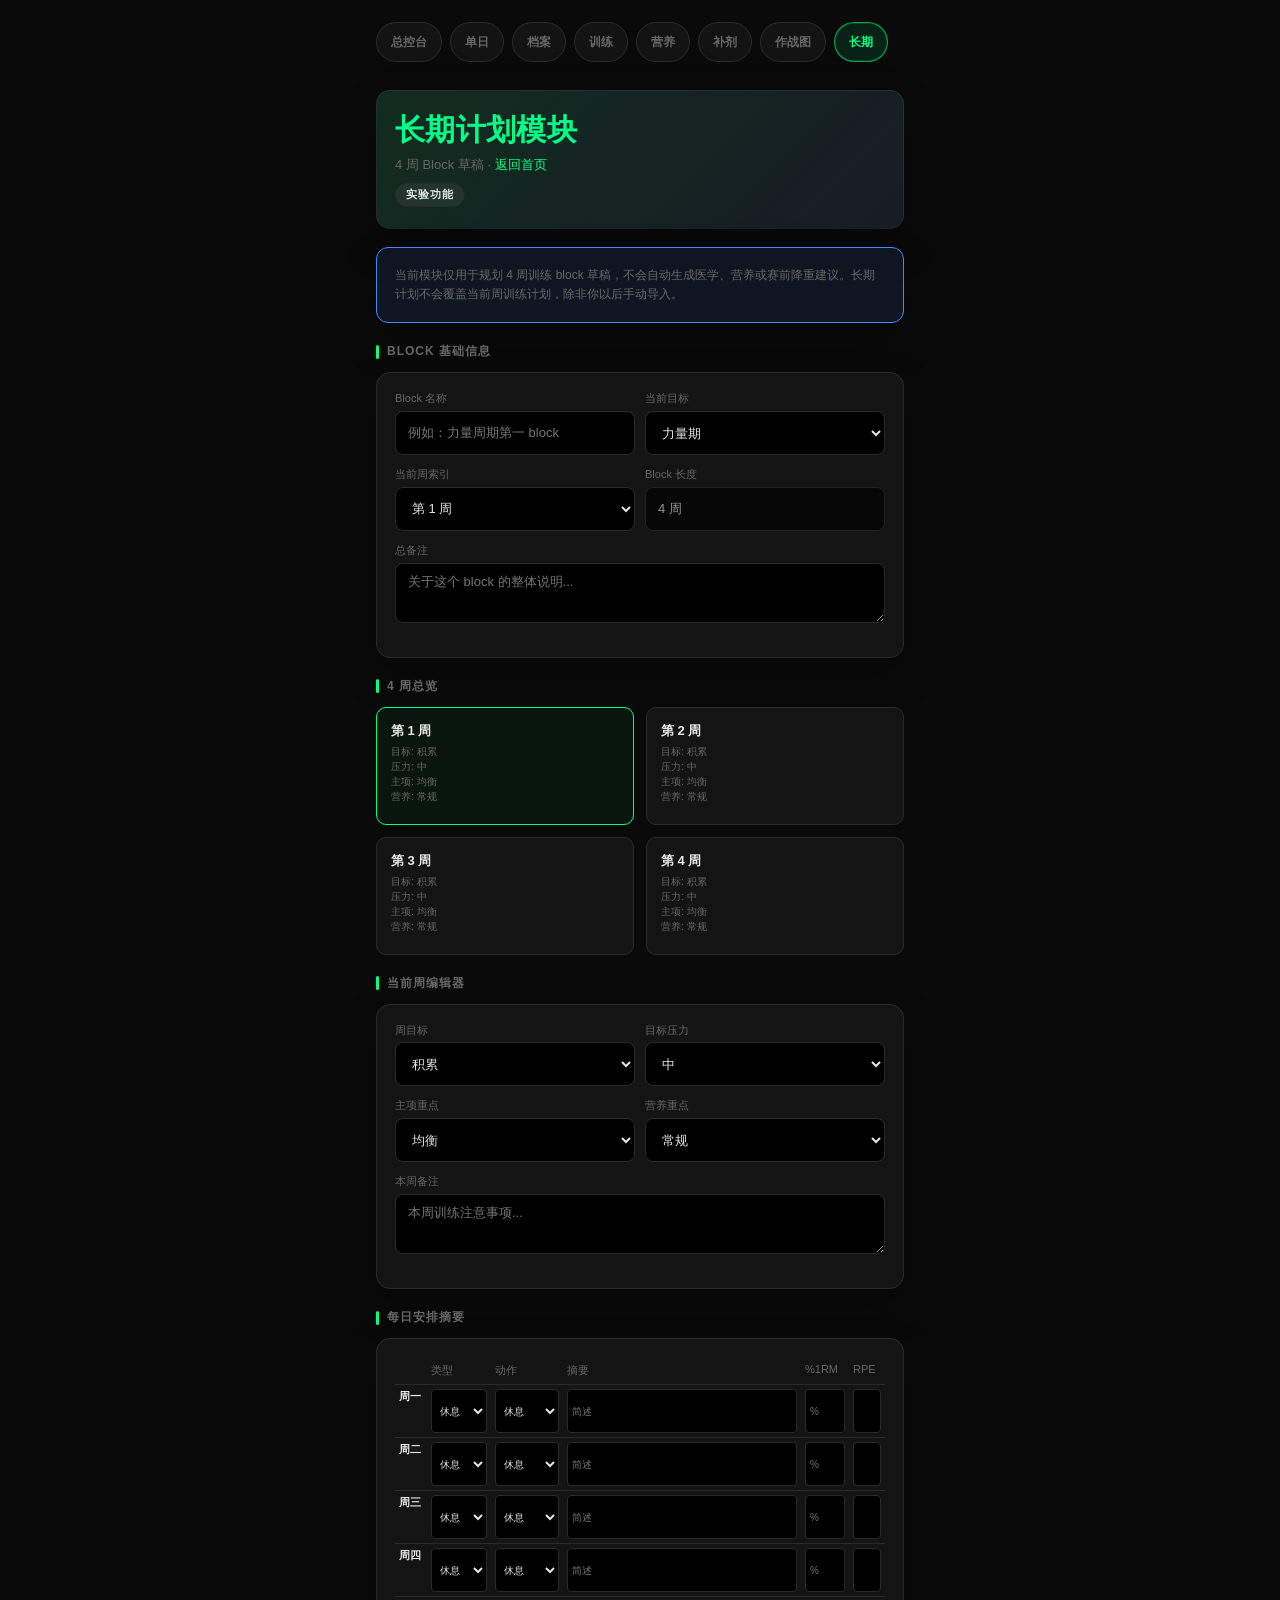
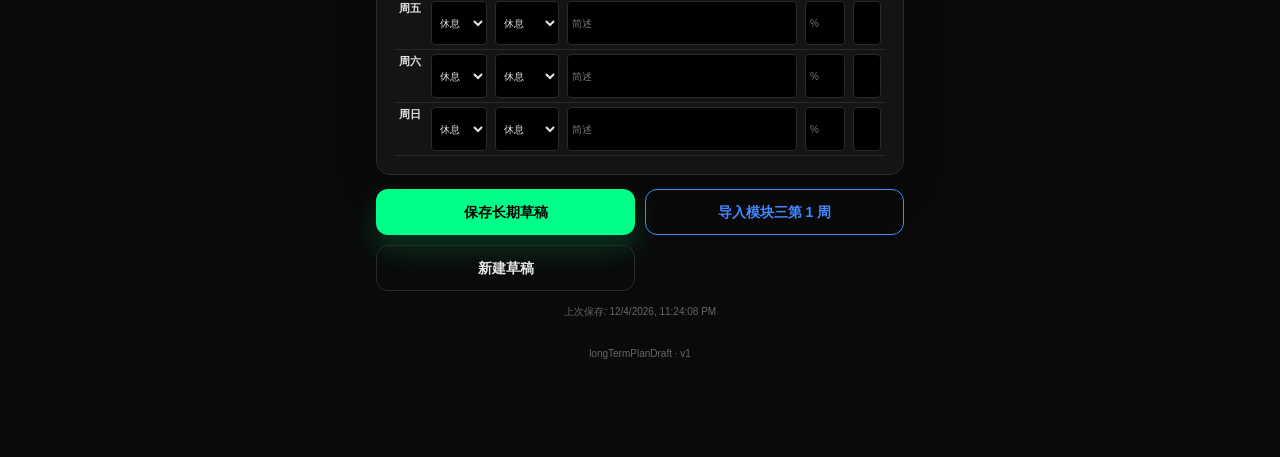
<file: 模块五_长期计划.html>
<!DOCTYPE html>
<html lang="zh-CN">
<head>
  <meta charset="UTF-8">
  <meta name="viewport" content="width=device-width, initial-scale=1.0">
  <link rel="icon" href="data:,">
  <link rel="stylesheet" href="app_ui.css">
  <title>力量举全景数字教练 - 长期计划模块</title>
  <style>
    * { margin: 0; padding: 0; box-sizing: border-box; }

    :root {
      --bg: #0a0a0a;
      --panel: #141414;
      --panel-hover: #1a1a1a;
      --border: #2a2a2a;
      --text: #e5e5e5;
      --text-dim: #666;
      --accent: #00ff88;
      --accent-dim: #00cc6a;
      --warn: #ff4444;
      --warn-bg: rgba(255,68,68,0.1);
      --info: #4488ff;
      --info-bg: rgba(68,136,255,0.1);
      --success: #00ff88;
      --light: #5ac8fa;
      --medium: #ffd700;
      --heavy: #ff6b6b;
      --rest: #666;
      --squat: #ff6b6b;
      --bench: #4a90d9;
      --deadlift: #9b59b6;
      --accessory: #f39c12;
    }

    body {
      font-family: -apple-system, BlinkMacSystemFont, 'Segoe UI', Roboto, sans-serif;
      background: var(--bg);
      color: var(--text);
      min-height: 100vh;
    }

    .container {
      max-width: 560px;
      margin: 0 auto;
      padding: 20px 16px 40px;
    }

    /* Header */
    .header {
      text-align: center;
      margin-bottom: 20px;
      padding-bottom: 16px;
      border-bottom: 1px solid var(--border);
    }

    .header h1 {
      font-size: 18px;
      font-weight: 600;
      color: var(--accent);
      letter-spacing: 1px;
    }

    .header .subtitle {
      font-size: 11px;
      color: var(--text-dim);
      margin-top: 4px;
    }

    .header .subtitle a {
      color: var(--accent);
      text-decoration: none;
    }

    /* Beta badge */
    .beta-badge {
      display: inline-block;
      margin-top: 8px;
      padding: 3px 12px;
      background: rgba(68,136,255,0.15);
      border: 1px solid var(--info);
      border-radius: 999px;
      font-size: 10px;
      color: var(--info);
      letter-spacing: 1px;
    }

    /* Section Title */
    .section-title {
      font-size: 12px;
      color: var(--text-dim);
      text-transform: uppercase;
      letter-spacing: 1px;
      margin-bottom: 12px;
      margin-top: 20px;
      display: flex;
      align-items: center;
      gap: 8px;
    }

    .section-title::before {
      content: '';
      width: 3px;
      height: 14px;
      background: var(--accent);
      border-radius: 2px;
    }

    /* Panels */
    .panel {
      background: var(--panel);
      border: 1px solid var(--border);
      border-radius: 12px;
      padding: 16px;
      margin-bottom: 14px;
    }

    .panel-info {
      background: var(--info-bg);
      border-color: var(--info);
    }

    .panel-warn {
      background: var(--warn-bg);
      border-color: var(--warn);
    }

    .panel-title {
      font-size: 11px;
      color: var(--text-dim);
      text-transform: uppercase;
      letter-spacing: 1px;
      margin-bottom: 12px;
    }

    .info-text {
      font-size: 12px;
      color: var(--text-dim);
      line-height: 1.6;
    }

    /* Form elements */
    .form-group {
      margin-bottom: 12px;
    }

    .form-group label {
      display: block;
      font-size: 11px;
      color: var(--text-dim);
      margin-bottom: 4px;
    }

    .form-group input,
    .form-group select,
    .form-group textarea {
      width: 100%;
      padding: 10px 12px;
      background: #000;
      border: 1px solid var(--border);
      border-radius: 8px;
      color: var(--text);
      font-size: 13px;
      outline: none;
      transition: border-color 0.2s;
    }

    .form-group input:focus,
    .form-group select:focus,
    .form-group textarea:focus {
      border-color: var(--accent);
    }

    .form-group textarea {
      resize: vertical;
      min-height: 60px;
      font-family: inherit;
    }

    .form-group select option {
      background: #000;
      color: var(--text);
    }

    /* Row for two columns */
    .form-row {
      display: flex;
      gap: 10px;
    }

    .form-row .form-group {
      flex: 1;
    }

    /* Week cards */
    .week-cards {
      display: grid;
      grid-template-columns: 1fr 1fr;
      gap: 10px;
      margin-bottom: 14px;
    }

    .week-card {
      background: var(--panel);
      border: 1px solid var(--border);
      border-radius: 10px;
      padding: 14px;
      cursor: pointer;
      transition: all 0.2s;
    }

    .week-card:hover {
      border-color: var(--accent-dim);
    }

    .week-card.active {
      border-color: var(--accent);
      background: rgba(0,255,136,0.05);
    }

    .week-card .week-label {
      font-size: 13px;
      font-weight: 600;
      margin-bottom: 4px;
    }

    .week-card .week-meta {
      font-size: 10px;
      color: var(--text-dim);
      line-height: 1.5;
    }

    .week-card .week-meta span {
      display: block;
    }

    /* Day table */
    .day-table {
      width: 100%;
      border-collapse: collapse;
      font-size: 11px;
    }

    .day-table th {
      text-align: left;
      padding: 6px 4px;
      color: var(--text-dim);
      font-weight: 500;
      border-bottom: 1px solid var(--border);
    }

    .day-table td {
      padding: 4px;
      border-bottom: 1px solid var(--border);
    }

    .day-table select,
    .day-table input {
      width: 100%;
      padding: 6px 4px;
      background: #000;
      border: 1px solid var(--border);
      border-radius: 4px;
      color: var(--text);
      font-size: 10px;
      outline: none;
    }

    .day-table select:focus,
    .day-table input:focus {
      border-color: var(--accent);
    }

    .day-table select option {
      background: #000;
      color: var(--text);
    }

    .day-table .day-label {
      font-weight: 600;
      color: var(--text);
      white-space: nowrap;
      padding-right: 6px;
    }

    /* Buttons */
    .btn {
      display: inline-block;
      padding: 12px 28px;
      border: none;
      border-radius: 10px;
      font-size: 13px;
      font-weight: 600;
      cursor: pointer;
      transition: all 0.2s;
      text-decoration: none;
    }

    .btn-primary {
      background: var(--accent);
      color: #000;
    }

    .btn-primary:hover {
      background: var(--accent-dim);
    }

    .btn-secondary {
      background: transparent;
      border: 1px solid var(--border);
      color: var(--text);
    }

    .btn-secondary:hover {
      border-color: var(--text-dim);
    }

    .btn-info {
      background: transparent;
      border: 1px solid var(--info);
      color: var(--info);
    }

    .btn-info:hover {
      background: var(--info-bg);
    }

    .btn-group {
      display: flex;
      gap: 10px;
      margin-bottom: 14px;
      flex-wrap: wrap;
    }

    /* Toast */
    .toast {
      position: fixed;
      bottom: 40px;
      left: 50%;
      transform: translateX(-50%);
      background: var(--panel);
      border: 1px solid var(--accent);
      border-radius: 8px;
      padding: 12px 24px;
      font-size: 13px;
      color: var(--accent);
      z-index: 1000;
      opacity: 0;
      transition: opacity 0.3s;
      pointer-events: none;
    }

    .toast.show {
      opacity: 1;
    }

    /* Status */
    .status-bar {
      font-size: 10px;
      color: var(--text-dim);
      text-align: center;
      margin-top: 8px;
    }

    /* Responsive */
    @media (max-width: 480px) {
      .form-row {
        flex-direction: column;
        gap: 0;
      }
      .week-cards {
        grid-template-columns: 1fr 1fr;
      }
      .btn-group {
        flex-direction: column;
      }
      .btn-group .btn {
        width: 100%;
        text-align: center;
      }
      .day-table {
        font-size: 10px;
      }
      .day-table select,
      .day-table input {
        font-size: 9px;
        padding: 4px 2px;
      }
    }
  </style>
</head>
<body>
  <div class="container">
    <div class="global-nav">
      <div class="global-nav-list">
        <a class="global-nav-link" href="index.html">总控台</a>
        <a class="global-nav-link" href="单日计划_轻量模式.html">单日</a>
        <a class="global-nav-link" href="模块一_用户档案.html">档案</a>
        <a class="global-nav-link" href="模块三_每周训练安排.html">训练</a>
        <a class="global-nav-link" href="模块二_碳水预算引擎.html">营养</a>
        <a class="global-nav-link" href="补剂时序生成器.html">补剂</a>
        <a class="global-nav-link" href="模块四_单日仪表盘.html">作战图</a>
        <a class="global-nav-link active" href="模块五_长期计划.html">长期</a>
      </div>
    </div>
    <div class="header">
      <h1>长期计划模块</h1>
      <div class="subtitle">4 周 Block 草稿 · <a href="index.html">返回首页</a></div>
      <div class="beta-badge">实验功能</div>
    </div>

    <div class="panel panel-info">
      <div class="info-text">
        当前模块仅用于规划 4 周训练 block 草稿，不会自动生成医学、营养或赛前降重建议。长期计划不会覆盖当前周训练计划，除非你以后手动导入。
      </div>
    </div>

    <!-- Block basic info -->
    <div class="section-title">Block 基础信息</div>
    <div class="panel" id="blockInfoPanel">
      <div class="form-row">
        <div class="form-group">
          <label>Block 名称</label>
          <input type="text" id="blockName" placeholder="例如：力量周期第一 block">
        </div>
        <div class="form-group">
          <label>当前目标</label>
          <select id="blockGoal">
            <option value="strength">力量期</option>
            <option value="bulk">增肌期</option>
            <option value="cut">减脂期</option>
            <option value="recomp">体成分重组</option>
            <option value="meet_prep">赛前准备（高级功能未启用）</option>
          </select>
        </div>
      </div>
      <div class="form-row">
        <div class="form-group">
          <label>当前周索引</label>
          <select id="currentWeekIndex">
            <option value="0">第 1 周</option>
            <option value="1">第 2 周</option>
            <option value="2">第 3 周</option>
            <option value="3">第 4 周</option>
          </select>
        </div>
        <div class="form-group">
          <label>Block 长度</label>
          <input type="text" id="blockLength" value="4 周" disabled style="opacity:0.6;">
        </div>
      </div>
      <div class="form-group">
        <label>总备注</label>
        <textarea id="blockNotes" placeholder="关于这个 block 的整体说明..."></textarea>
      </div>
    </div>

    <!-- 4 week overview -->
    <div class="section-title">4 周总览</div>
    <div class="week-cards" id="weekCards"></div>

    <!-- Current week editor -->
    <div class="section-title" id="editorTitle">当前周编辑器</div>
    <div class="panel" id="weekEditor">
      <div class="form-row">
        <div class="form-group">
          <label>周目标</label>
          <select id="weekFocus">
            <option value="accumulation">积累</option>
            <option value="intensification">强化</option>
            <option value="deload">减量</option>
            <option value="test">测试</option>
            <option value="custom">自定义</option>
          </select>
        </div>
        <div class="form-group">
          <label>目标压力</label>
          <select id="weekStress">
            <option value="low">低</option>
            <option value="medium" selected>中</option>
            <option value="high">高</option>
          </select>
        </div>
      </div>
      <div class="form-row">
        <div class="form-group">
          <label>主项重点</label>
          <select id="weekMainLift">
            <option value="balanced">均衡</option>
            <option value="squat">深蹲</option>
            <option value="bench">卧推</option>
            <option value="deadlift">硬拉</option>
            <option value="custom">自定义</option>
          </select>
        </div>
        <div class="form-group">
          <label>营养重点</label>
          <select id="weekNutrition">
            <option value="normal">常规</option>
            <option value="high_carb">高碳</option>
            <option value="recovery">恢复</option>
            <option value="cut_control">控制缺口</option>
          </select>
        </div>
      </div>
      <div class="form-group">
        <label>本周备注</label>
        <textarea id="weekNotes" placeholder="本周训练注意事项..."></textarea>
      </div>
    </div>

    <!-- 7-day table -->
    <div class="section-title">每日安排摘要</div>
    <div class="panel" style="overflow-x:auto;">
      <table class="day-table" id="dayTable">
        <thead>
          <tr>
            <th style="width:32px;"> </th>
            <th style="width:64px;">类型</th>
            <th style="width:72px;">动作</th>
            <th>摘要</th>
            <th style="width:48px;">%1RM</th>
            <th style="width:36px;">RPE</th>
          </tr>
        </thead>
        <tbody id="dayTableBody"></tbody>
      </table>
    </div>

    <!-- Actions -->
    <div class="btn-group">
      <button class="btn btn-primary" onclick="saveDraft()">保存长期草稿</button>
      <button class="btn btn-info" onclick="importFromWeekPlan()">导入模块三第 1 周</button>
      <button class="btn btn-secondary" onclick="resetDraft()">新建草稿</button>
    </div>

    <div class="status-bar" id="statusBar">就绪</div>

    <div style="margin-top:24px;text-align:center;">
      <span style="font-size:10px;color:var(--text-dim);">longTermPlanDraft · v1</span>
    </div>
  </div>

  <div class="toast" id="toast"></div>

  <script>
    var DAY_LABELS = ['周一', '周二', '周三', '周四', '周五', '周六', '周日'];
    var DAY_NAMES = ['Monday', 'Tuesday', 'Wednesday', 'Thursday', 'Friday', 'Saturday', 'Sunday'];
    var GOAL_LABELS = {
      bulk: '增肌期',
      strength: '力量期',
      cut: '减脂期',
      recomp: '体成分重组',
      meet_prep: '赛前准备（高级功能未启用）'
    };
    var FOCUS_LABELS = {
      accumulation: '积累',
      intensification: '强化',
      deload: '减量',
      test: '测试',
      custom: '自定义'
    };
    var STRESS_LABELS = { low: '低', medium: '中', high: '高' };
    var LIFT_LABELS = { squat: '深蹲', bench: '卧推', deadlift: '硬拉', accessory: '辅助', rest: '休息', balanced: '均衡', custom: '自定义' };
    var NUTRITION_LABELS = { normal: '常规', high_carb: '高碳', recovery: '恢复', cut_control: '控制缺口' };
    var TYPE_LABELS = { rest: '休息', light: '轻', medium: '中', heavy: '重' };

    function emptyDay(dayIndex) {
      return { dayIndex: dayIndex, type: 'rest', lift: 'rest', summary: '', plannedRPE: null, plannedPercent1RM: null };
    }

    function emptyWeek(weekIndex) {
      var days = [];
      for (var i = 0; i < 7; i++) days.push(emptyDay(i));
      return {
        weekIndex: weekIndex,
        weekLabel: '第 ' + (weekIndex + 1) + ' 周',
        focus: 'accumulation',
        targetStress: 'medium',
        mainLiftFocus: 'balanced',
        nutritionFocus: 'normal',
        notes: '',
        days: days
      };
    }

    function emptyDraft() {
      var weeks = [];
      for (var i = 0; i < 4; i++) weeks.push(emptyWeek(i));
      return {
        version: 'v1',
        createdAt: new Date().toISOString(),
        updatedAt: new Date().toISOString(),
        source: 'manual',
        goal: 'strength',
        blockName: '',
        blockLengthWeeks: 4,
        currentWeekIndex: 0,
        notes: '',
        weeks: weeks
      };
    }

    // ========== State ==========
    var draft = null;
    var editingWeekIndex = 0;

    // ========== Toast ==========
    function showToast(msg) {
      var el = document.getElementById('toast');
      el.textContent = msg;
      el.classList.add('show');
      setTimeout(function() { el.classList.remove('show'); }, 2500);
    }

    // ========== Save / Load ==========
    function saveDraft() {
      if (!draft) return;
      // Read block info
      draft.blockName = document.getElementById('blockName').value.trim();
      draft.goal = document.getElementById('blockGoal').value;
      draft.currentWeekIndex = parseInt(document.getElementById('currentWeekIndex').value);
      draft.notes = document.getElementById('blockNotes').value.trim();
      draft.updatedAt = new Date().toISOString();

      // Read week editor
      saveWeekFromEditor();

      localStorage.setItem('longTermPlanDraft', JSON.stringify(draft));
      renderWeekCards();
      updateStatus('已保存 ' + new Date().toLocaleString());
      showToast('长期计划草稿已保存');
    }

    function saveWeekFromEditor() {
      if (!draft || editingWeekIndex === null) return;
      var w = draft.weeks[editingWeekIndex];
      w.focus = document.getElementById('weekFocus').value;
      w.targetStress = document.getElementById('weekStress').value;
      w.mainLiftFocus = document.getElementById('weekMainLift').value;
      w.nutritionFocus = document.getElementById('weekNutrition').value;
      w.notes = document.getElementById('weekNotes').value.trim();

      // Read day table
      for (var i = 0; i < 7; i++) {
        if (w.days[i]) {
          w.days[i].type = getEl('dayType_' + i).value;
          w.days[i].lift = getEl('dayLift_' + i).value;
          w.days[i].summary = getEl('daySummary_' + i).value.trim();
          var pct = getEl('dayPercent_' + i).value.trim();
          w.days[i].plannedPercent1RM = pct !== '' ? parseFloat(pct) : null;
          var rpe = getEl('dayRPE_' + i).value.trim();
          w.days[i].plannedRPE = rpe !== '' ? parseFloat(rpe) : null;
        }
      }
    }

    function loadDraft() {
      var saved = localStorage.getItem('longTermPlanDraft');
      if (saved) {
        try { draft = JSON.parse(saved); } catch(e) { draft = null; }
      }
      if (!draft) {
        draft = emptyDraft();
      }
      // Ensure all weeks/days exist for migrated data
      for (var wi = 0; wi < 4; wi++) {
        if (!draft.weeks[wi]) draft.weeks[wi] = emptyWeek(wi);
        if (!draft.weeks[wi].days) {
          draft.weeks[wi].days = [];
          for (var di = 0; di < 7; di++) draft.weeks[wi].days.push(emptyDay(di));
        }
        for (var di2 = 0; di2 < 7; di2++) {
          if (!draft.weeks[wi].days[di2]) draft.weeks[wi].days[di2] = emptyDay(di2);
        }
      }
      editingWeekIndex = draft.currentWeekIndex || 0;
    }

    function applyDraftToUI() {
      if (!draft) return;
      document.getElementById('blockName').value = draft.blockName || '';
      document.getElementById('blockGoal').value = draft.goal || 'strength';
      document.getElementById('currentWeekIndex').value = draft.currentWeekIndex || 0;
      document.getElementById('blockNotes').value = draft.notes || '';

      // Check meet_prep
      checkMeetPrep();
    }

    function checkMeetPrep() {
      var goal = document.getElementById('blockGoal').value;
      var info = document.getElementById('blockInfoPanel').querySelector('.info-text');
      if (goal === 'meet_prep') {
        showToast('赛前准备为高级功能，当前版本仅保留字段');
      }
    }

    // ========== Week cards ==========
    function renderWeekCards() {
      var container = document.getElementById('weekCards');
      container.innerHTML = '';
      for (var i = 0; i < 4; i++) {
        var w = draft.weeks[i];
        var isActive = (i === editingWeekIndex);
        var card = document.createElement('div');
        card.className = 'week-card' + (isActive ? ' active' : '');
        card.innerHTML =
          '<div class="week-label">第 ' + (i + 1) + ' 周</div>' +
          '<div class="week-meta">' +
            '<span>目标: ' + (FOCUS_LABELS[w.focus] || w.focus) + '</span>' +
            '<span>压力: ' + (STRESS_LABELS[w.targetStress] || w.targetStress) + '</span>' +
            '<span>主项: ' + (LIFT_LABELS[w.mainLiftFocus] || w.mainLiftFocus) + '</span>' +
            '<span>营养: ' + (NUTRITION_LABELS[w.nutritionFocus] || w.nutritionFocus) + '</span>' +
          '</div>';
        card.addEventListener('click', function(idx) { return function() { selectWeek(idx); }; }(i));
        container.appendChild(card);
      }
    }

    function selectWeek(idx) {
      // Save current editor first
      saveWeekFromEditor();
      editingWeekIndex = idx;
      renderWeekCards();
      renderWeekEditor();
    }

    // ========== Week editor ==========
    function renderWeekEditor() {
      if (!draft || editingWeekIndex === null) return;
      var w = draft.weeks[editingWeekIndex];
      document.getElementById('weekFocus').value = w.focus || 'accumulation';
      document.getElementById('weekStress').value = w.targetStress || 'medium';
      document.getElementById('weekMainLift').value = w.mainLiftFocus || 'balanced';
      document.getElementById('weekNutrition').value = w.nutritionFocus || 'normal';
      document.getElementById('weekNotes').value = w.notes || '';

      renderDayTable();
    }

    function getEl(id) { return document.getElementById(id); }

    function renderDayTable() {
      if (!draft || editingWeekIndex === null) return;
      var w = draft.weeks[editingWeekIndex];
      var tbody = document.getElementById('dayTableBody');
      tbody.innerHTML = '';
      for (var i = 0; i < 7; i++) {
        var d = w.days[i];
        var tr = document.createElement('tr');

        // Day label
        var tdLabel = document.createElement('td');
        tdLabel.className = 'day-label';
        tdLabel.textContent = DAY_LABELS[i];
        tr.appendChild(tdLabel);

        // Type
        var tdType = document.createElement('td');
        var selType = document.createElement('select');
        selType.id = 'dayType_' + i;
        var typeOpts = ['rest', 'light', 'medium', 'heavy'];
        for (var ti = 0; ti < typeOpts.length; ti++) {
          var opt = document.createElement('option');
          opt.value = typeOpts[ti];
          opt.textContent = TYPE_LABELS[typeOpts[ti]];
          if (d.type === typeOpts[ti]) opt.selected = true;
          selType.appendChild(opt);
        }
        tdType.appendChild(selType);
        tr.appendChild(tdType);

        // Lift
        var tdLift = document.createElement('td');
        var selLift = document.createElement('select');
        selLift.id = 'dayLift_' + i;
        var liftOpts = ['rest', 'squat', 'bench', 'deadlift', 'accessory'];
        for (var li = 0; li < liftOpts.length; li++) {
          var opt2 = document.createElement('option');
          opt2.value = liftOpts[li];
          opt2.textContent = LIFT_LABELS[liftOpts[li]];
          if (d.lift === liftOpts[li]) opt2.selected = true;
          selLift.appendChild(opt2);
        }
        tdLift.appendChild(selLift);
        tr.appendChild(tdLift);

        // Summary
        var tdSum = document.createElement('td');
        var inpSum = document.createElement('input');
        inpSum.type = 'text';
        inpSum.id = 'daySummary_' + i;
        inpSum.value = d.summary || '';
        inpSum.placeholder = '简述';
        tdSum.appendChild(inpSum);
        tr.appendChild(tdSum);

        // %1RM
        var tdPct = document.createElement('td');
        var inpPct = document.createElement('input');
        inpPct.type = 'number';
        inpPct.id = 'dayPercent_' + i;
        inpPct.value = d.plannedPercent1RM !== null ? d.plannedPercent1RM : '';
        inpPct.placeholder = '%';
        inpPct.min = 0;
        inpPct.max = 100;
        tdPct.appendChild(inpPct);
        tr.appendChild(tdPct);

        // RPE
        var tdRPE = document.createElement('td');
        var inpRPE = document.createElement('input');
        inpRPE.type = 'number';
        inpRPE.id = 'dayRPE_' + i;
        inpRPE.value = d.plannedRPE !== null ? d.plannedRPE : '';
        inpRPE.placeholder = '';
        inpRPE.min = 1;
        inpRPE.max = 10;
        inpRPE.step = 0.5;
        tdRPE.appendChild(inpRPE);
        tr.appendChild(tdRPE);

        tbody.appendChild(tr);
      }
    }

    // ========== Import from module 3 ==========
    function importFromWeekPlan() {
      var raw = localStorage.getItem('weeklyTrainingPlan');
      if (!raw) {
        showToast('未找到当前周训练计划，请先完成模块三');
        return;
      }
      try {
        var plan = JSON.parse(raw);
      } catch(e) {
        showToast('模块三数据格式错误');
        return;
      }
      var daysData = plan.days || plan.byDayIndex || null;
      if (!daysData) {
        showToast('模块三数据格式错误：未找到训练日数据');
        return;
      }

      // Convert to longTermPlanDraft week 0 days
      var targetDays = [];
      for (var i = 0; i < 7; i++) {
        var src = null;
        if (Array.isArray(daysData)) {
          src = daysData[i];
        } else if (typeof daysData === 'object') {
          src = daysData[i] || daysData[String(i)] || null;
        }
        var day = emptyDay(i);
        if (src) {
          day.type = src.type || 'rest';
          day.lift = src.lift || 'rest';
          day.summary = '';
          if (src.lift && src.lift !== 'rest') {
            day.summary = (src.weight || '') + 'kg x ' + (src.sets || '') + 'x' + (src.reps || '');
          }
          day.plannedPercent1RM = src.percent1RM || src.percent || null;
          day.plannedRPE = src.rpe || null;
        }
        targetDays.push(day);
      }

      draft.weeks[0].days = targetDays;
      draft.weeks[0].focus = 'accumulation';
      draft.weeks[0].targetStress = 'medium';
      draft.weeks[0].mainLiftFocus = 'balanced';
      draft.weeks[0].nutritionFocus = 'normal';
      draft.weeks[0].notes = '从模块三当前周计划导入';

      // Set editing to week 0
      editingWeekIndex = 0;
      document.getElementById('currentWeekIndex').value = '0';

      renderWeekCards();
      renderWeekEditor();
      updateStatus('已从模块三导入第 1 周草稿');
      showToast('已从模块三导入第 1 周草稿');
    }

    // ========== Reset ==========
    function resetDraft() {
      if (!confirm('新建草稿将清空当前编辑内容，是否继续？')) return;
      draft = emptyDraft();
      editingWeekIndex = 0;
      applyDraftToUI();
      renderWeekCards();
      renderWeekEditor();
      updateStatus('已新建空白草稿');
      showToast('已新建空白草稿');
    }

    // ========== Status ==========
    function updateStatus(msg) {
      document.getElementById('statusBar').textContent = msg;
    }

    // ========== Init ==========
    function init() {
      loadDraft();
      applyDraftToUI();
      renderWeekCards();
      renderWeekEditor();
      if (draft.createdAt) {
        updateStatus('上次保存: ' + new Date(draft.updatedAt || draft.createdAt).toLocaleString());
      }

      // Auto-save on goal change (for meet_prep warning)
      document.getElementById('blockGoal').addEventListener('change', function() {
        if (this.value === 'meet_prep') {
          showToast('赛前准备为高级功能，当前版本仅保留字段');
        }
      });

      // Auto-save on currentWeekIndex change
      document.getElementById('currentWeekIndex').addEventListener('change', function() {
        var idx = parseInt(this.value);
        if (idx !== editingWeekIndex) {
          saveWeekFromEditor();
          editingWeekIndex = idx;
          renderWeekCards();
          renderWeekEditor();
        }
      });
    }

    document.addEventListener('DOMContentLoaded', init);
  </script>
</body>
</html>
</file>
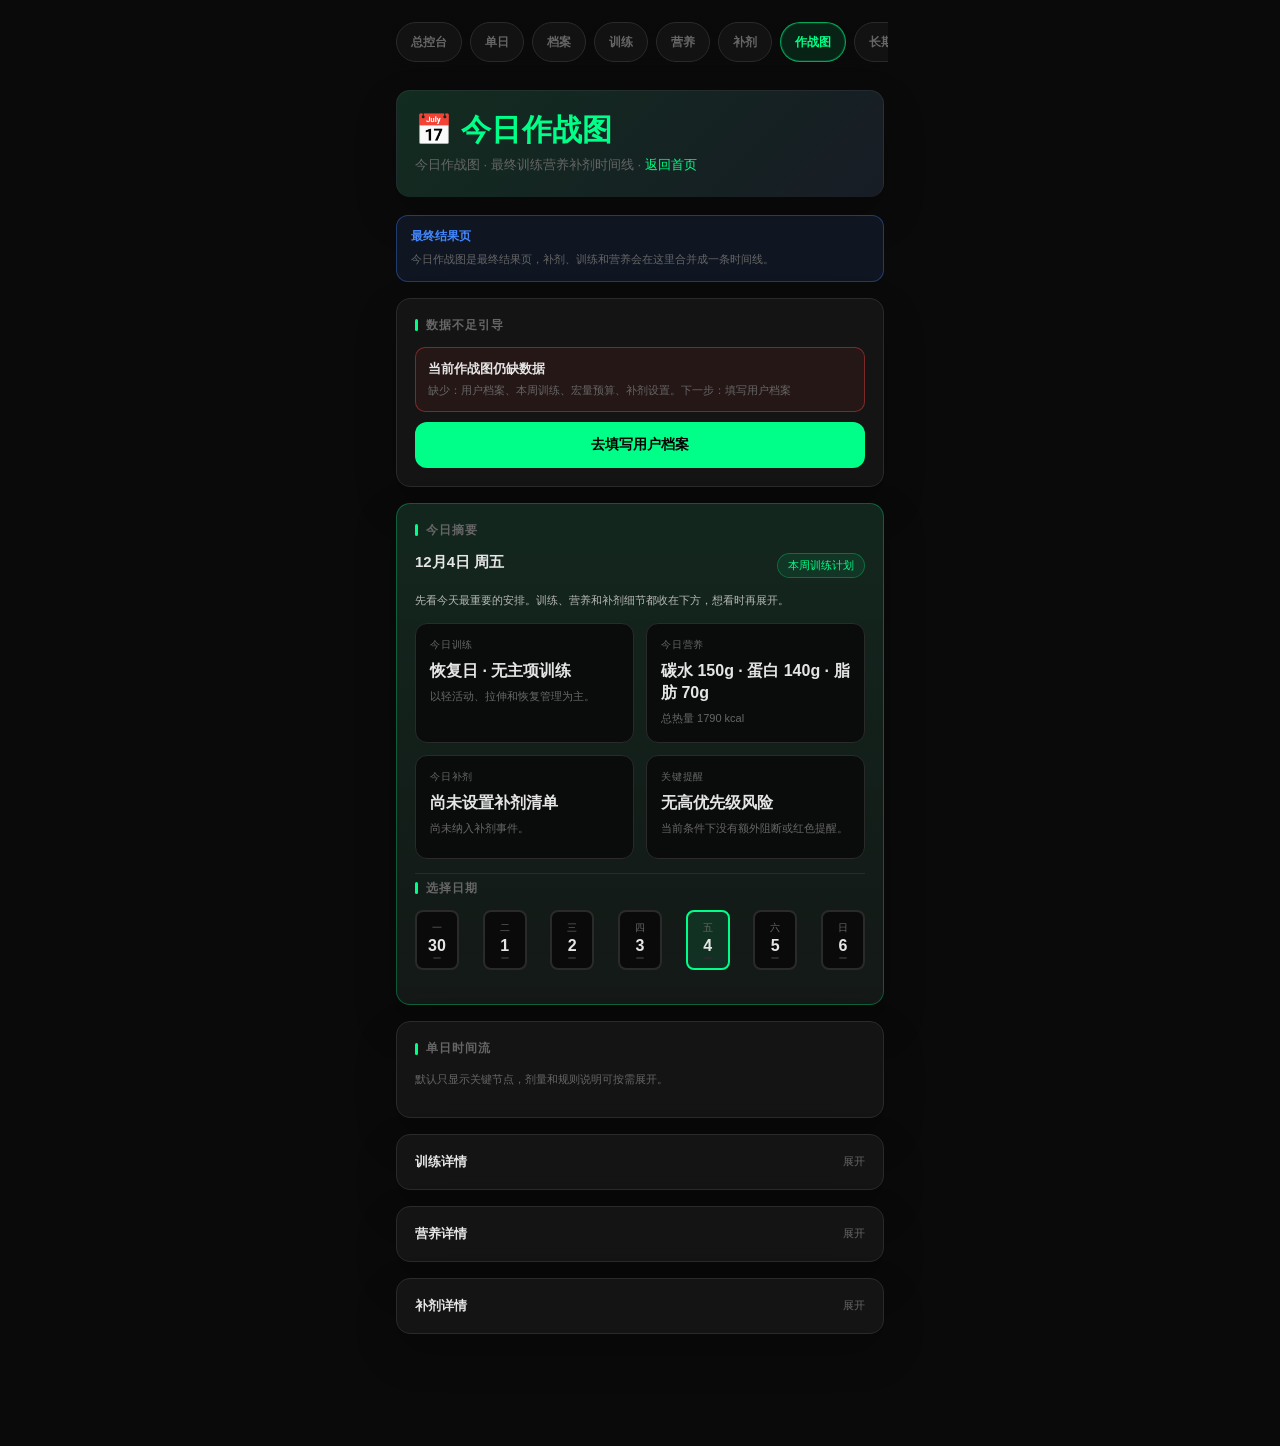
<file: 模块四_单日仪表盘.html>
﻿<!DOCTYPE html>
<html lang="zh-CN">
<head>
  <meta charset="UTF-8">
  <meta name="viewport" content="width=device-width, initial-scale=1.0">
  <link rel="icon" href="data:,">
  <link rel="stylesheet" href="app_ui.css">
  <title>力量举全景数字教练 - 单日仪表盘</title>
  <style>
    * { margin: 0; padding: 0; box-sizing: border-box; }

    :root {
      --bg: #0a0a0a;
      --panel: #141414;
      --panel-hover: #1a1a1a;
      --border: #2a2a2a;
      --text: #e5e5e5;
      --text-dim: #666;
      --accent: #00ff88;
      --accent-dim: #00cc6a;
      --warn: #ff4444;
      --info: #4488ff;
      --carbs: #ffaa00;
      --protein: #ff6b6b;
      --fat: #9b59b6;
      --light: #5ac8fa;
      --medium: #ffd700;
      --heavy: #ff6b6b;
      --rest: #666;
    }

    body {
      font-family: -apple-system, BlinkMacSystemFont, 'Segoe UI', Roboto, sans-serif;
      background: var(--bg);
      color: var(--text);
      min-height: 100vh;
    }

    .container {
      max-width: 520px;
      margin: 0 auto;
      padding: 20px 16px;
    }

    /* Header */
    .header {
      text-align: center;
      margin-bottom: 24px;
      padding-bottom: 20px;
      border-bottom: 1px solid var(--border);
    }

    .header h1 {
      font-size: 18px;
      font-weight: 600;
      color: var(--accent);
      letter-spacing: 1px;
    }

    .header .subtitle {
      font-size: 11px;
      color: var(--text-dim);
      margin-top: 4px;
    }

    /* Panel */
    .panel {
      background: var(--panel);
      border: 1px solid var(--border);
      border-radius: 12px;
      padding: 20px;
      margin-bottom: 16px;
    }

    .panel-title {
      font-size: 12px;
      color: var(--text-dim);
      text-transform: uppercase;
      letter-spacing: 1px;
      margin-bottom: 16px;
      display: flex;
      align-items: center;
      gap: 8px;
    }

    .panel-title::before {
      content: '';
      width: 3px;
      height: 12px;
      background: var(--accent);
      border-radius: 2px;
    }

    /* Day Selector */
    .day-grid {
      display: flex;
      justify-content: space-between;
      margin-bottom: 16px;
    }

    .day-btn {
      width: 44px;
      height: 60px;
      border: 2px solid var(--border);
      border-radius: 8px;
      display: flex;
      flex-direction: column;
      align-items: center;
      justify-content: center;
      cursor: pointer;
      transition: all 0.2s;
      background: var(--bg);
      padding: 6px 4px;
    }

    .day-btn:hover {
      border-color: var(--text-dim);
    }

    .day-btn.active {
      border-color: var(--accent);
      background: rgba(0, 255, 136, 0.1);
    }

    .day-btn.type-light { border-color: var(--light); background: rgba(90, 200, 250, 0.1); }
    .day-btn.type-light.active { border-color: var(--light); }
    .day-btn.type-medium { border-color: var(--medium); background: rgba(255, 215, 0, 0.1); }
    .day-btn.type-medium.active { border-color: var(--medium); }
    .day-btn.type-heavy { border-color: var(--heavy); background: rgba(255, 107, 107, 0.1); }
    .day-btn.type-heavy.active { border-color: var(--heavy); }

    .day-label {
      font-size: 10px;
      color: var(--text-dim);
    }

    .day-num {
      font-size: 16px;
      font-weight: 600;
      margin-top: 2px;
    }

    .day-type-badge {
      font-size: 8px;
      margin-top: 2px;
      padding: 1px 4px;
      border-radius: 3px;
      background: var(--border);
    }

    .day-btn.type-light .day-type-badge { background: var(--light); color: #000; }
    .day-btn.type-medium .day-type-badge { background: var(--medium); color: #000; }
    .day-btn.type-heavy .day-type-badge { background: var(--heavy); color: #fff; }

    /* Summary */
    .summary-panel {
      padding: 18px;
      border-color: rgba(0, 255, 136, 0.28);
      background:
        linear-gradient(180deg, rgba(0, 255, 136, 0.08), rgba(0, 255, 136, 0.02)),
        var(--panel);
      box-shadow: 0 18px 42px rgba(0, 0, 0, 0.28);
    }

    .summary-head {
      display: flex;
      justify-content: space-between;
      gap: 12px;
      align-items: flex-start;
      margin-bottom: 14px;
    }

    .summary-date {
      font-size: 15px;
      font-weight: 700;
      color: var(--text);
    }

    .summary-mode {
      font-size: 11px;
      color: var(--accent);
      padding: 4px 10px;
      border-radius: 999px;
      border: 1px solid rgba(0, 255, 136, 0.28);
      background: rgba(0, 255, 136, 0.08);
      white-space: nowrap;
    }

    .summary-note {
      font-size: 11px;
      color: #b8b8b8;
      line-height: 1.55;
      margin-bottom: 14px;
    }

    .summary-grid {
      display: grid;
      grid-template-columns: repeat(2, 1fr);
      gap: 12px;
      margin-bottom: 14px;
    }

    .summary-item {
      background: rgba(10, 10, 10, 0.88);
      border: 1px solid var(--border);
      border-radius: 12px;
      padding: 14px;
      min-height: 104px;
    }

    .summary-item.warning {
      border-color: rgba(255, 68, 68, 0.35);
      background: rgba(255, 68, 68, 0.06);
    }

    .summary-label {
      font-size: 10px;
      color: var(--text-dim);
      text-transform: uppercase;
      letter-spacing: 0.8px;
      margin-bottom: 8px;
    }

    .summary-main {
      font-size: 16px;
      font-weight: 700;
      color: var(--text);
      line-height: 1.4;
    }

    .summary-sub {
      font-size: 11px;
      color: var(--text-dim);
      line-height: 1.55;
      margin-top: 6px;
    }

    .summary-day-strip {
      padding-top: 6px;
      border-top: 1px solid var(--border);
    }

    /* Macro Display */
    .macro-row {
      display: grid;
      grid-template-columns: repeat(3, 1fr);
      gap: 12px;
      margin-bottom: 16px;
    }

    .macro-item {
      background: var(--bg);
      border-radius: 10px;
      padding: 16px 12px;
      text-align: center;
    }

    .macro-item.carbs { border-left: 3px solid var(--carbs); }
    .macro-item.protein { border-left: 3px solid var(--protein); }
    .macro-item.fat { border-left: 3px solid var(--fat); }

    .macro-value {
      font-size: 28px;
      font-weight: 700;
    }

    .macro-item.carbs .macro-value { color: var(--carbs); }
    .macro-item.protein .macro-value { color: var(--protein); }
    .macro-item.fat .macro-value { color: var(--fat); }

    .macro-label {
      font-size: 11px;
      color: var(--text-dim);
      margin-top: 4px;
    }

    .macro-unit {
      font-size: 10px;
      color: var(--text-dim);
    }

    /* Training Section */
    .training-card {
      background: var(--bg);
      border-radius: 10px;
      padding: 16px;
      margin-bottom: 12px;
    }

    .training-title {
      font-size: 14px;
      font-weight: 600;
      margin-bottom: 12px;
      display: flex;
      align-items: center;
      gap: 8px;
    }

    .exercise-item {
      display: flex;
      justify-content: space-between;
      align-items: center;
      padding: 10px 0;
      border-bottom: 1px solid var(--border);
    }

    .exercise-item:last-child {
      border-bottom: none;
    }

    .exercise-name {
      font-size: 13px;
    }

    .exercise-sets {
      font-size: 12px;
      color: var(--text-dim);
    }

    /* Carb Timing */
    .timing-row {
      display: grid;
      grid-template-columns: repeat(3, 1fr);
      gap: 10px;
    }

    .timing-card {
      background: var(--bg);
      border-radius: 8px;
      padding: 12px;
      text-align: center;
    }

    .timing-card.pre { border: 1px solid rgba(74, 144, 217, 0.5); }
    .timing-card.intra { border: 1px solid rgba(90, 200, 250, 0.5); }
    .timing-card.post { border: 1px solid rgba(0, 212, 170, 0.5); }

    .timing-phase {
      font-size: 10px;
      color: var(--text-dim);
      margin-bottom: 4px;
    }

    .timing-value {
      font-size: 20px;
      font-weight: 700;
    }

    .timing-card.pre .timing-value { color: #4a90d9; }
    .timing-card.intra .timing-value { color: #5ac8fa; }
    .timing-card.post .timing-value { color: #00d4aa; }

    .timing-desc {
      font-size: 9px;
      color: var(--text-dim);
      margin-top: 4px;
    }

    /* Supplement List */
    .supplement-item {
      display: flex;
      align-items: flex-start;
      gap: 12px;
      padding: 12px;
      background: var(--bg);
      border-radius: 8px;
      margin-bottom: 8px;
      border: 1px solid transparent;
    }

    .supplement-item.warning {
      border-color: rgba(255, 68, 68, 0.45);
      background: rgba(255, 68, 68, 0.08);
    }

    .supplement-clock {
      min-width: 48px;
      font-size: 11px;
      font-weight: 700;
      color: var(--accent);
      padding-top: 3px;
    }

    .supplement-icon {
      font-size: 18px;
      line-height: 1.2;
      padding-top: 1px;
    }

    .supplement-info {
      flex: 1;
    }

    .supplement-name {
      font-size: 13px;
      font-weight: 600;
    }

    .supplement-timing {
      font-size: 11px;
      color: var(--text-dim);
      margin-top: 2px;
    }

    .supplement-note {
      font-size: 11px;
      color: var(--text-dim);
      margin-top: 4px;
      line-height: 1.45;
    }

    .supplement-amount {
      font-size: 12px;
      color: var(--accent);
      font-weight: 600;
      white-space: nowrap;
      padding-top: 2px;
    }

    /* Daily Flow */
    .flow-list {
      display: flex;
      flex-direction: column;
      gap: 10px;
    }

    .flow-item {
      display: grid;
      grid-template-columns: 56px 1fr;
      gap: 12px;
      align-items: start;
      padding: 12px;
      border-radius: 10px;
      background: var(--bg);
      border: 1px solid var(--border);
    }

    .flow-time {
      font-size: 11px;
      font-weight: 700;
      color: var(--accent);
      padding-top: 2px;
    }

    .flow-title {
      font-size: 13px;
      font-weight: 600;
    }

    .flow-meta {
      font-size: 11px;
      color: var(--text-dim);
      margin-top: 4px;
      line-height: 1.45;
    }

    .flow-tags {
      display: flex;
      flex-wrap: wrap;
      gap: 6px;
      margin-top: 8px;
    }

    .flow-tag {
      font-size: 10px;
      color: var(--text);
      padding: 3px 6px;
      border-radius: 999px;
      background: #1d1d1d;
      border: 1px solid var(--border);
    }

    .flow-divider {
      height: 1px;
      background: var(--border);
      margin: 8px 0;
    }

    .flow-sub-item + .flow-sub-item {
      margin-top: 8px;
    }

    .flow-detail {
      margin-top: 10px;
      border-top: 1px dashed rgba(255, 255, 255, 0.08);
      padding-top: 8px;
    }

    .flow-detail summary {
      list-style: none;
      cursor: pointer;
      color: var(--accent);
      font-size: 11px;
      font-weight: 600;
    }

    .flow-detail summary::-webkit-details-marker {
      display: none;
    }

    .flow-detail-body {
      display: flex;
      flex-direction: column;
      gap: 6px;
      margin-top: 8px;
    }

    .flow-detail-line {
      font-size: 11px;
      line-height: 1.5;
      color: var(--text-dim);
    }

    .detail-panel {
      overflow: hidden;
    }

    .detail-panel > summary {
      list-style: none;
      cursor: pointer;
      display: flex;
      align-items: center;
      justify-content: space-between;
      gap: 12px;
      font-size: 13px;
      font-weight: 600;
      color: var(--text);
    }

    .detail-panel > summary::-webkit-details-marker {
      display: none;
    }

    .detail-panel > summary::after {
      content: '展开';
      font-size: 11px;
      color: var(--text-dim);
      font-weight: 500;
    }

    .detail-panel[open] > summary::after {
      content: '收起';
      color: var(--accent);
    }

    .detail-content {
      margin-top: 14px;
    }

    .detail-grid {
      display: grid;
      grid-template-columns: repeat(2, 1fr);
      gap: 10px;
      margin-bottom: 14px;
    }

    .detail-item {
      background: var(--bg);
      border: 1px solid var(--border);
      border-radius: 10px;
      padding: 12px;
    }

    .detail-item-label {
      font-size: 10px;
      color: var(--text-dim);
      text-transform: uppercase;
      letter-spacing: 0.7px;
      margin-bottom: 6px;
    }

    .detail-item-value {
      font-size: 14px;
      font-weight: 600;
      color: var(--text);
      line-height: 1.45;
    }

    .detail-section-title {
      font-size: 11px;
      color: var(--text-dim);
      text-transform: uppercase;
      letter-spacing: 0.8px;
      margin: 14px 0 8px;
    }

    .detail-inline-note {
      font-size: 11px;
      color: var(--text-dim);
      line-height: 1.6;
      margin-bottom: 10px;
    }

    .detail-link-row {
      margin-bottom: 12px;
    }

    .detail-link-row .btn {
      width: 100%;
    }

    /* Calories Summary */
    .calories-card {
      background: var(--bg);
      border-radius: 10px;
      padding: 20px;
      text-align: center;
    }

    .calories-value {
      font-size: 36px;
      font-weight: 700;
      color: var(--accent);
    }

    .calories-label {
      font-size: 12px;
      color: var(--text-dim);
      margin-top: 4px;
    }

    .calories-breakdown {
      display: flex;
      justify-content: center;
      gap: 20px;
      margin-top: 12px;
      font-size: 11px;
      color: var(--text-dim);
      flex-wrap: wrap;
    }

    /* Empty State */
    .empty-state {
      text-align: center;
      padding: 40px 20px;
      color: var(--text-dim);
    }

    .empty-state-icon {
      font-size: 48px;
      margin-bottom: 12px;
    }

    .empty-state-text {
      font-size: 13px;
    }

    .hint-list {
      display: flex;
      flex-direction: column;
      gap: 10px;
    }

    .hint-item {
      padding: 12px;
      border-radius: 10px;
      background: var(--bg);
      border: 1px solid var(--border);
    }

    .hint-item.warning {
      border-color: rgba(255, 68, 68, 0.4);
      background: rgba(255, 68, 68, 0.08);
    }

    .hint-title {
      font-size: 13px;
      font-weight: 600;
      margin-bottom: 4px;
    }

    .hint-meta {
      font-size: 11px;
      color: var(--text-dim);
      line-height: 1.5;
    }

    .btn {
      display: inline-flex;
      align-items: center;
      justify-content: center;
      width: 100%;
      padding: 13px 16px;
      background: var(--accent);
      border: none;
      border-radius: 10px;
      color: #000;
      font-size: 14px;
      font-weight: 600;
      text-decoration: none;
      cursor: pointer;
    }

    .info-box {
      background: rgba(68, 136, 255, 0.1);
      border: 1px solid rgba(68, 136, 255, 0.35);
      border-radius: 10px;
      padding: 12px 14px;
      margin-bottom: 16px;
    }

    .info-box-title {
      font-size: 12px;
      font-weight: 600;
      color: var(--info);
      margin-bottom: 6px;
    }

    .info-box-content {
      font-size: 11px;
      color: var(--text-dim);
      line-height: 1.6;
    }

    .global-nav {
      margin-bottom: 16px;
      overflow-x: auto;
    }

    .global-nav-list {
      display: flex;
      gap: 8px;
      min-width: max-content;
    }

    .global-nav-link {
      padding: 9px 12px;
      border: 1px solid var(--border);
      border-radius: 999px;
      background: var(--panel);
      color: var(--text-dim);
      font-size: 12px;
      text-decoration: none;
      white-space: nowrap;
    }

    .global-nav-link.active {
      border-color: var(--accent);
      color: var(--accent);
      background: rgba(0, 255, 136, 0.1);
    }

    @media (max-width: 420px) {
      .container {
        padding: 16px 12px 96px;
      }

      .summary-head,
      .summary-grid,
      .detail-grid,
      .macro-row,
      .timing-row {
        grid-template-columns: 1fr;
      }

      .summary-head {
        display: grid;
      }

      .day-grid {
        gap: 8px;
        overflow-x: auto;
        padding-bottom: 4px;
      }

      .day-btn {
        min-width: 44px;
        flex: 0 0 auto;
      }

      .flow-item {
        grid-template-columns: 48px 1fr;
      }

      .calories-breakdown {
        flex-direction: column;
        gap: 8px;
      }
    }
  </style>
</head>
<body>
  <div class="container">
    <div class="global-nav">
      <div class="global-nav-list">
        <a class="global-nav-link" href="index.html">总控台</a>
        <a class="global-nav-link" href="单日计划_轻量模式.html">单日</a>
        <a class="global-nav-link" href="模块一_用户档案.html">档案</a>
        <a class="global-nav-link" href="模块三_每周训练安排.html">训练</a>
        <a class="global-nav-link" href="模块二_碳水预算引擎.html">营养</a>
        <a class="global-nav-link" href="补剂时序生成器.html">补剂</a>
        <a class="global-nav-link active" href="模块四_单日仪表盘.html">作战图</a>
        <a class="global-nav-link" href="模块五_长期计划.html">长期</a>
      </div>
    </div>

    <!-- Header -->
    <div class="header">
      <h1>📅 今日作战图</h1>
      <div class="subtitle">今日作战图 · 最终训练营养补剂时间线 · <a href="index.html" style="color:var(--accent);text-decoration:none;">返回首页</a></div>
    </div>

    <div class="info-box">
      <div class="info-box-title">最终结果页</div>
      <div class="info-box-content">今日作战图是最终结果页，补剂、训练和营养会在这里合并成一条时间线。</div>
    </div>

    <div class="panel" id="missingDataPanel" style="display:none;">
      <div class="panel-title">数据不足引导</div>
      <div class="hint-list">
        <div class="hint-item warning">
          <div class="hint-title" id="missingDataTitle">当前数据不足</div>
          <div class="hint-meta" id="missingDataText"></div>
        </div>
        <a class="btn" id="missingDataBtn" href="模块一_用户档案.html">去补齐数据</a>
      </div>
    </div>

    <div class="panel summary-panel" id="summaryPanel">
      <div class="panel-title">今日摘要</div>
      <div class="summary-head">
        <div class="summary-date" id="summaryDate">--</div>
        <div class="summary-mode" id="summaryMode">--</div>
      </div>
      <div class="summary-note">先看今天最重要的安排。训练、营养和补剂细节都收在下方，想看时再展开。</div>
      <div class="summary-grid">
        <div class="summary-item">
          <div class="summary-label">今日训练</div>
          <div class="summary-main" id="summaryTrainingMain">--</div>
          <div class="summary-sub" id="summaryTrainingSub">--</div>
        </div>
        <div class="summary-item">
          <div class="summary-label">今日营养</div>
          <div class="summary-main" id="summaryNutritionMain">--</div>
          <div class="summary-sub" id="summaryNutritionSub">--</div>
        </div>
        <div class="summary-item">
          <div class="summary-label">今日补剂</div>
          <div class="summary-main" id="summarySupplementMain">--</div>
          <div class="summary-sub" id="summarySupplementSub">--</div>
        </div>
        <div class="summary-item" id="summaryReminderCard">
          <div class="summary-label">关键提醒</div>
          <div class="summary-main" id="summaryReminderMain">--</div>
          <div class="summary-sub" id="summaryReminderSub">--</div>
        </div>
      </div>
      <div class="summary-day-strip">
        <div class="panel-title" style="margin-bottom:10px;">选择日期</div>
        <div class="day-grid" id="dayGrid">
          <!-- 动态生成 -->
        </div>
      </div>
    </div>

    <div class="panel" id="flowPanel">
      <div class="panel-title">单日时间流</div>
      <div class="detail-inline-note">默认只显示关键节点，剂量和规则说明可按需展开。</div>
      <div class="flow-list" id="dailyFlowContent">
        <!-- 动态加载 -->
      </div>
    </div>

    <details class="panel detail-panel" id="trainingDetailPanel">
      <summary>训练详情</summary>
      <div class="detail-content" id="trainingDetailContent"></div>
    </details>

    <details class="panel detail-panel" id="nutritionDetailPanel">
      <summary>营养详情</summary>
      <div class="detail-content">
        <div class="detail-inline-note" id="nutritionDetailContent">当天宏量、餐次分配和 EA / RED-S 状态集中放在这里查看。</div>
        <div class="detail-link-row" id="nutritionDetailAction" style="display:none;">
          <a class="btn" href="模块二_碳水预算引擎.html">去生成营养预算</a>
        </div>
        <div class="macro-row">
          <div class="macro-item carbs">
            <div class="macro-value" id="dayCarb">--</div>
            <div class="macro-label">碳水</div>
            <div class="macro-unit">g</div>
          </div>
          <div class="macro-item protein">
            <div class="macro-value" id="dayProtein">--</div>
            <div class="macro-label">蛋白质</div>
            <div class="macro-unit">g</div>
          </div>
          <div class="macro-item fat">
            <div class="macro-value" id="dayFat">--</div>
            <div class="macro-label">脂肪</div>
            <div class="macro-unit">g</div>
          </div>
        </div>
        <div class="timing-row">
          <div class="timing-card pre">
            <div class="timing-phase">PRE</div>
            <div class="timing-value" id="preCarb">--g</div>
            <div class="timing-desc">训练前2-3h</div>
          </div>
          <div class="timing-card intra">
            <div class="timing-phase">INTRA</div>
            <div class="timing-value" id="intraCarb">--g</div>
            <div class="timing-desc">训练中</div>
          </div>
          <div class="timing-card post">
            <div class="timing-phase">POST</div>
            <div class="timing-value" id="postCarb">--g</div>
            <div class="timing-desc">训练后30min</div>
          </div>
        </div>
        <div class="detail-section-title">热量总览</div>
        <div class="calories-card">
          <div class="calories-value" id="totalCalories">--</div>
          <div class="calories-label">kcal / 日</div>
          <div class="calories-breakdown">
            <span>碳水 <span id="carbCals">--</span> kcal</span>
            <span>蛋白 <span id="proCals">--</span> kcal</span>
            <span>脂肪 <span id="fatCals">--</span> kcal</span>
          </div>
        </div>
      </div>
    </details>

    <details class="panel detail-panel" id="supplementDetailPanel">
      <summary>补剂详情</summary>
      <div class="detail-content">
        <div class="detail-section-title">已纳入时间流</div>
        <div class="hint-list" id="ownedSupplementContent"></div>
        <div class="detail-section-title">可选建议</div>
        <div class="hint-list" id="optionalSuggestionContent"></div>
        <div class="detail-section-title">风险与阻断</div>
        <div class="hint-list" id="warningSuggestionContent"></div>
      </div>
    </details>
  </div>

  <script src="app_state.js"></script>
  <script src="daily_flow_engine.js"></script>
  <script src="supplement_rule_engine.js"></script>
  <script>
    // ============ State ============
    let state = {
      selectedDay: null,
      usageMode: window.AppState ? window.AppState.getUsageMode() : 'weekly',
      dayTypes: {},
      macros: {
        rest: { carb: 0, protein: 0, fat: 0 },
        light: { carb: 0, protein: 0, fat: 0 },
        medium: { carb: 0, protein: 0, fat: 0 },
        heavy: { carb: 0, protein: 0, fat: 0 }
      },
      carbTiming: { pre: 0, intra: 0, post: 0 },
      mealPlans: { rest: [], light: [], medium: [], heavy: [] },
      trainingPlan: null,
      supplements: [],
      singleDayPlan: null,
      supplementConfig: {},
      profile: {},
      dashboardContext: null
    };

    let supplementRuleCache = window.SupplementRuleEngine ? window.SupplementRuleEngine.getRulesSync() : { byKey: {} };

    const DAY_LABELS = ['周一', '周二', '周三', '周四', '周五', '周六', '周日'];
    const DAY_SHORT = ['一', '二', '三', '四', '五', '六', '日'];
    const TYPE_NAMES = { rest: '休息日', light: '轻训日', medium: '常规日', heavy: '重训日' };
    const TYPE_ICONS = { rest: '😴', light: '🚶', medium: '🏋️', heavy: '💪' };

    const SUPPLEMENT_LIBRARY = {
      d3k2: { icon: '☀️', name: '维生素 D3+K2', timing: '早餐', desc: '随含脂早餐服用', calcType: 'absolute', dose: 3000, unit: 'IU' },
      omega3: { icon: '🐟', name: 'Omega-3', timing: '早餐/正餐', desc: '随含脂正餐补充', calcType: 'absolute', dose: 2000, unit: 'mg' },
      creatine: { icon: '💪', name: '一水肌酸', timing: '训练后', desc: '力量恢复基础补剂', calcType: 'absolute', dose: 5, unit: 'g' },
      protein: { icon: '🥛', name: '乳清蛋白/EAA', timing: '训练后', desc: '用于补足蛋白窗口', calcType: 'relative', multiplier: 0.4, unit: 'g' },
      caffeine: { icon: '⚡', name: '咖啡因', timing: '训练前 45min', desc: '高强度日前激活中枢', calcType: 'relative', multiplier: 4, unit: 'mg' },
      betaAlanine: { icon: '🔁', name: 'β-丙氨酸', timing: '白天分次', desc: '更偏长期连续补充', calcType: 'absolute', dose: 3.2, unit: 'g' },
      citrulline: { icon: '🫀', name: 'L-瓜氨酸', timing: '训练前 45min', desc: '训练表现支持', calcType: 'absolute', dose: 8, unit: 'g' },
      nitrate: { icon: '🥤', name: '甜菜根/硝酸盐', timing: '训练前 150min', desc: '需要提前预留转化时间', calcType: 'absolute', dose: 400, unit: 'mg' },
      magnesium: { icon: '🌙', name: '镁', timing: '睡前 60min', desc: '恢复和睡眠支持', calcType: 'absolute', dose: 300, unit: 'mg' },
      zinc: { icon: '🧪', name: '锌', timing: '晚餐/正餐', desc: '避免与高钙同服', calcType: 'absolute', dose: 15, unit: 'mg' },
      zincMagnesium: { icon: '🌙', name: 'ZMA', timing: '睡前 60min', desc: '夜间恢复支持', calcType: 'label', amount: '30mg / 400mg' },
      collagen: { icon: '🦴', name: '胶原蛋白肽', timing: '训练前 60min', desc: '关节和结缔组织支持', calcType: 'absolute', dose: 15, unit: 'g' },
      turmeric: { icon: '🟡', name: '姜黄素', timing: '训练后 90min', desc: '恢复期可选', calcType: 'absolute', dose: 500, unit: 'mg' },
      tartCherry: { icon: '🍒', name: '酸樱桃提取物', timing: '训练后 120min', desc: '高疲劳恢复期可选', calcType: 'absolute', dose: 480, unit: 'mg' },
      melatonin: { icon: '😴', name: '褪黑素', timing: '睡前 30min', desc: '仅在确有需要时使用', calcType: 'absolute', dose: 0.5, unit: 'mg' },
      alphaGPC: { icon: '🧠', name: 'Alpha-GPC', timing: '训练前 45min', desc: '认知/专注支持', calcType: 'absolute', dose: 300, unit: 'mg' },
      lTheanine: { icon: '🍵', name: 'L-茶氨酸', timing: '训练前 45min', desc: '偏和咖啡因协同', calcType: 'absolute', dose: 200, unit: 'mg' },
      sodiumBicarbonate: { icon: '🧂', name: '碳酸氢钠', timing: '训练前 90/60min', desc: '高强度缓冲', calcType: 'relative', multiplier: 300, unit: 'mg' },
      lionsMane: { icon: '🍄', name: '狮鬃菇提取物', timing: '早餐', desc: '白天认知支持', calcType: 'absolute', dose: 500, unit: 'mg' },
      alphaLipoicAcid: { icon: '🧬', name: 'α-硫辛酸', timing: '早餐后', desc: '代谢支持', calcType: 'absolute', dose: 300, unit: 'mg' },
      glutamine: { icon: '🧃', name: '谷氨酰胺', timing: '训练后 30min', desc: '高疲劳恢复可选', calcType: 'absolute', dose: 5, unit: 'g' },
      hmb: { icon: '🛡️', name: 'HMB', timing: '白天分次', desc: '保守展示的恢复条目', calcType: 'absolute', dose: 3, unit: 'g' },
      betaEcdysterone: { icon: '🧪', name: 'β-蜕皮甾酮', timing: '早餐', desc: '争议/进阶条目', calcType: 'absolute', dose: 500, unit: 'mg' },
      chromium: { icon: '⚙️', name: '吡啶甲酸铬', timing: '早餐后', desc: '代谢支持条目', calcType: 'absolute', dose: 200, unit: 'mcg' },
      berberine: { icon: '🌿', name: '小檗碱', timing: '正餐', desc: '餐时型代谢支持', calcType: 'absolute', dose: 500, unit: 'mg' }
    };

    const OPTIONAL_SUGGESTIONS = {
      rest: ['omega3', 'magnesium'],
      light: ['collagen', 'citrulline'],
      medium: ['caffeine', 'creatine'],
      heavy: ['caffeine', 'tartCherry']
    };

    const RULE_SECTION_LABELS = {
      'Baseline': '基础营养',
      'Pre-workout': '训练前',
      'Recovery': '恢复期',
      'Night recovery': '夜间恢复',
      'Suggestion': '建议',
      'Supplement': '补剂'
    };

    const RULE_NOTE_MAP = {
      d3k2: { primary: '放在第一顿含脂早餐或正餐。', optional: '基础营养支持。', warning: '' },
      omega3: { primary: '放在第一顿正餐，减少胃部不适。', optional: '恢复支持可选。', warning: '' },
      vitaminC: { primary: '更适合放在恢复窗口，避免贴训练结束即刻。', optional: '高恢复需求日可选。', warning: '避免把大剂量维生素 C 贴着训练结束即刻使用。' },
      caffeine: { primary: '高强度日前使用，距入睡不足 6 小时时会阻断。', optional: '重训日可选。', warning: '距离入睡过近，当前不建议加入咖啡因。' },
      alphaGPC: { primary: '常放在训练前，偏专注支持。', optional: '高专注训练日可选。', warning: '' },
      lTheanine: { primary: '更适合作为咖啡因协同条目。', optional: '与咖啡因搭配时可选。', warning: '未搭配咖啡因时，先保留为建议项。' },
      lionsMane: { primary: '更适合安排在白天较早时段。', optional: '白天认知支持可选。', warning: '' },
      sodiumBicarbonate: { primary: '高强度日前分批摄入，降低胃肠压力。', optional: '极高强度日可选。', warning: '训练时间缺失时先保留为建议项。' },
      betaAlanine: { primary: '偏长期连续补充，不是一次性赛前补剂。', optional: '长期缓冲支持可选。', warning: '建议分次以减少刺痒感。' },
      citrulline: { primary: '更贴近训练开始，偏表现支持。', optional: '中高强度训练日可选。', warning: '' },
      nitrate: { primary: '需要更长提前量，适合训练前较早安排。', optional: '中高强度训练日可选。', warning: '' },
      creatine: { primary: '每日一致性比精确分钟更重要。', optional: '基础力量支持。', warning: '' },
      protein: { primary: '训练后优先补足蛋白窗口。', optional: '正餐蛋白不足时可选。', warning: '若同时选择 BCAA，建议错峰安排。' },
      collagen: { primary: '更适合训练前安排，偏结缔组织支持。', optional: '关节和肌腱支持可选。', warning: '' },
      magnesium: { primary: '更适合夜间恢复窗口。', optional: '夜间恢复支持。', warning: '' },
      zinc: { primary: '更适合作为晚餐或夜间正餐的一部分。', optional: '夜间恢复支持。', warning: '' },
      zincMagnesium: { primary: '作为简单的夜间恢复组合使用。', optional: '夜间恢复可选。', warning: '' },
      ashwagandha: { primary: '偏长期压力恢复支持，不是急性兴奋补剂。', optional: '夜间恢复可选。', warning: '' },
      turmeric: { primary: '更适合放在恢复窗口，而不是训练结束即刻。', optional: '高疲劳日可选。', warning: '' },
      tartCherry: { primary: '更适合训练后 2 小时左右的恢复场景。', optional: '高疲劳恢复可选。', warning: '' },
      alphaLipoicAcid: { primary: '更适合早些随餐安排。', optional: '代谢支持可选。', warning: '' },
      bcaa: { primary: '总蛋白充足时价值更保守。', optional: '正餐或乳清延后时可选。', warning: '若同时安排乳清，建议错峰而不是同一时间堆叠。' },
      glutamine: { primary: '更适合训练后 30 分钟附近的恢复窗口。', optional: '高疲劳恢复可选。', warning: '' },
      melatonin: { primary: '仅在确有睡眠支持需求时使用。', optional: '睡眠支持可选。', warning: '' },
      hmb: { primary: '更像日常支持条目，表达保持保守。', optional: '保守展示的恢复条目。', warning: '' },
      betaEcdysterone: { primary: '证据仍偏有限，表达保持保守。', optional: '进阶尝试条目。', warning: '' },
      chromium: { primary: '作为保守的代谢支持条目处理。', optional: '代谢支持可选。', warning: '' },
      berberine: { primary: '更适合放在正餐而不是训练前窗口。', optional: '代谢支持可选。', warning: '' }
    };

    function getMonday(date = new Date()) {
      const base = new Date(date);
      const offset = -((base.getDay() + 6) % 7);
      base.setDate(base.getDate() + offset);
      return base;
    }

    // ============ Init ============
    document.addEventListener('DOMContentLoaded', () => {
      loadData();
      initDayGrid();
      const mondayIndex = window.AppState ? window.AppState.getTodayDayIndex() : ((new Date().getDay() + 6) % 7);
      selectDay(mondayIndex);
    });

    function normalizeDayTypes(value) {
      if (Array.isArray(value)) {
        return value.slice(0, 7).concat(Array(Math.max(0, 7 - value.length)).fill('rest'));
      }
      return Array.from({ length: 7 }, (_, index) => (value && value[index]) || 'rest');
    }

    function loadData() {
      state.usageMode = window.AppState ? window.AppState.getUsageMode() : 'weekly';
      const profile = window.AppState ? window.AppState.getProfile() : null;
      const singleDayPlan = window.AppState ? window.AppState.getSingleDayPlan() : null;
      if (profile && profile.exists) {
        state.profile = Object.assign({}, profile.raw || profile, {
          squat: profile.squat1RM || profile.raw?.squat,
          bench: profile.bench1RM || profile.raw?.bench,
          deadlift: profile.deadlift1RM || profile.raw?.deadlift
        });
      }
      if (singleDayPlan && singleDayPlan.exists) {
        state.singleDayPlan = singleDayPlan;
      }

      const plan = window.AppState ? window.AppState.getWeeklyTrainingPlan() : null;
      if (plan && plan.exists) {
        state.trainingPlan = plan.byDayIndex || {};
      }

      const rawDayTypes = window.AppState
        ? window.AppState.safeJsonParse(localStorage.getItem('module3_dayTypes'), [])
        : JSON.parse(localStorage.getItem('module3_dayTypes') || '[]');
      if (rawDayTypes && (Array.isArray(rawDayTypes) || typeof rawDayTypes === 'object')) {
        state.dayTypes = normalizeDayTypes(rawDayTypes);
      }

      const macroPlan = window.AppState ? window.AppState.getMacroPlan() : null;
      if (macroPlan && macroPlan.exists && macroPlan.raw && macroPlan.raw.macros) {
        if (macroPlan.raw.macros.byType) {
          state.macros = macroPlan.raw.macros.byType;
        }
        state.carbTiming = macroPlan.raw.carbTiming || { pre: 0, intra: 0, post: 0 };
        state.mealPlans = macroPlan.raw.mealPlans?.byType || state.mealPlans;
        if ((!state.dayTypes || !Object.keys(state.dayTypes).length) && macroPlan.raw.dayTypes) {
          state.dayTypes = normalizeDayTypes(macroPlan.raw.dayTypes);
        }
      } else {
        generateDefaultMacros();
      }

      const supplementState = window.AppState ? window.AppState.getSupplementState() : null;
      if (supplementState && supplementState.exists) {
        state.supplementConfig = supplementState.raw || {};
        state.supplements = supplementState.selectedSupplements || [];
      }

      if (!Object.keys(state.dayTypes).length) {
        state.dayTypes = getDefaultDayTypes();
      }
    }

    function getDefaultDayTypes() {
      return { 0: 'rest', 1: 'rest', 2: 'medium', 3: 'rest', 4: 'medium', 5: 'rest', 6: 'rest' };
    }

    function generateDefaultMacros() {
      // 基于体重估算默认宏量
      const weight = parseFloat(state.profile.weight) || parseFloat(state.supplementConfig.bodyWeight) || 70;
      const protein = Math.round(weight * 2);
      const fat = Math.round(weight * 1);
      const baseCarb = 250;
      state.macros = {
        rest: { carb: Math.round(baseCarb * 0.6), protein, fat },
        light: { carb: Math.round(baseCarb * 0.75), protein, fat },
        medium: { carb: baseCarb, protein, fat },
        heavy: { carb: Math.round(baseCarb * 1.3), protein, fat }
      };
      state.carbTiming = { pre: Math.round(baseCarb * 0.4), intra: Math.round(baseCarb * 0.2), post: Math.round(baseCarb * 0.4) };
      state.mealPlans = { rest: [], light: [], medium: [], heavy: [] };
    }

    function initDayGrid() {
      const grid = document.getElementById('dayGrid');
      const monday = getMonday();

      grid.innerHTML = '';
      for (let i = 0; i < 7; i++) {
        const date = new Date(monday);
        date.setDate(monday.getDate() + i);
        const dayNum = date.getDate();
        const type = state.dayTypes[i] || 'rest';

        const btn = document.createElement('div');
        btn.className = `day-btn type-${type}`;
        btn.dataset.day = i;
        btn.onclick = () => selectDay(i);
        btn.innerHTML = `
          <span class="day-label">${DAY_SHORT[i]}</span>
          <span class="day-num">${dayNum}</span>
          <span class="day-type-badge">${type === 'rest' ? '' : type === 'light' ? '轻' : type === 'medium' ? '常' : '重'}</span>
        `;
        grid.appendChild(btn);
      }
    }

    function selectDay(dayIndex) {
      state.selectedDay = dayIndex;
      state.dashboardContext = window.AppState ? window.AppState.getTodayDashboardContext({ mode: state.usageMode, dayIndex: dayIndex }) : null;
      const readiness = state.dashboardContext ? state.dashboardContext.readiness : null;
      const todayTraining = state.dashboardContext ? state.dashboardContext.todayTraining : null;
      const type = resolveDisplayDayType(dayIndex, todayTraining);
      state.supplements = resolveSupplementSelection(state.dashboardContext, todayTraining);
      const macros = state.macros[type] || { carb: 0, protein: 0, fat: 0 };

      updateMissingDataGuide(readiness);

      document.querySelectorAll('.day-btn').forEach(btn => {
        btn.classList.remove('active');
        if (parseInt(btn.dataset.day) === dayIndex) {
          btn.classList.add('active');
        }
      });

      const monday = getMonday();
      const selectedDate = new Date(monday);
      selectedDate.setDate(monday.getDate() + dayIndex);
      const dateStr = `${selectedDate.getMonth() + 1}月${selectedDate.getDate()}日 ${DAY_LABELS[dayIndex]}`;

      // 更新宏量
      document.getElementById('dayCarb').textContent = macros.carb;
      document.getElementById('dayProtein').textContent = macros.protein;
      document.getElementById('dayFat').textContent = macros.fat;

      // 更新碳水时序（训练日有，休息日没有）
      if (type === 'rest') {
        document.getElementById('preCarb').textContent = '--';
        document.getElementById('intraCarb').textContent = '--';
        document.getElementById('postCarb').textContent = '--';
      } else {
        const mult = type === 'light' ? 0.75 : type === 'heavy' ? 1.3 : 1.0;
        document.getElementById('preCarb').textContent = `${Math.round(state.carbTiming.pre * mult)}g`;
        document.getElementById('intraCarb').textContent = `${Math.round(state.carbTiming.intra * mult)}g`;
        document.getElementById('postCarb').textContent = `${Math.round(state.carbTiming.post * mult)}g`;
      }

      // 更新热量总览
      const totalCals = macros.carb * 4 + macros.protein * 4 + macros.fat * 9;
      document.getElementById('totalCalories').textContent = totalCals;
      document.getElementById('carbCals').textContent = macros.carb * 4;
      document.getElementById('proCals').textContent = macros.protein * 4;
      document.getElementById('fatCals').textContent = macros.fat * 9;

      const result = buildDailyFlow(dayIndex, type, macros);
      renderSummary(dayIndex, dateStr, type, macros, result);
      updateDailyFlow(result);
      renderTrainingDetails(result);
      renderNutritionDetails(result, macros);
      renderSupplementDetails(result);
    }

    function updateMissingDataGuide(readiness) {
      const panel = document.getElementById('missingDataPanel');
      if (!readiness || readiness.dashboard === 'ready') {
        panel.style.display = 'none';
        return;
      }

      const missing = [];
      if (readiness.profile === 'missing') missing.push('用户档案');
      if (readiness.training === 'missing') missing.push(state.usageMode === 'single_day' ? '轻量单日计划' : '本周训练');
      if (readiness.macro === 'missing') missing.push('宏量预算');
      if (readiness.supplement === 'missing') missing.push('补剂设置');

      document.getElementById('missingDataTitle').textContent = '当前作战图仍缺数据';
      document.getElementById('missingDataText').textContent = '缺少：' + missing.join('、') + '。' + readiness.nextAction;
      document.getElementById('missingDataBtn').href = readiness.nextActionHref;
      document.getElementById('missingDataBtn').textContent = readiness.nextAction.replace('下一步：', '去');
      panel.style.display = 'block';
    }

    function parseTime(timeStr) {
      return window.AppState ? window.AppState.parseTimeToMinutes(timeStr) : 0;
    }

    function formatTime(minutes) {
      return window.AppState ? window.AppState.formatMinutesToClock(minutes) : '--:--';
    }

    function toOperationalMinute(time, wakeMin, options) {
      return window.AppState ? window.AppState.toOperationalMinute(time, wakeMin, options) : parseTime(time);
    }

    function formatOperationalTime(minutes) {
      return window.AppState ? window.AppState.formatOperationalTime(minutes) : formatTime(minutes);
    }

    function getTrainingSourceLabel(source) {
      const sourceMap = {
        singleDayPlan: '轻量单日计划',
        weeklyTrainingPlan: '本周训练计划',
        supplementGenerator: '单日覆盖',
        module3_dayTypes: '训练日类型',
        none: '未提供'
      };
      return sourceMap[source] || '未提供';
    }

    function getModeSummaryLabel(trainingState) {
      if (state.usageMode === 'single_day') return '轻量单日计划';
      if (state.usageMode === 'weekly') return '本周训练计划';
      if (state.usageMode === 'long_term') return '长期计划模式';
      return getTrainingSourceLabel(trainingState ? trainingState.source : 'none');
    }

    function getLiftLabel(lift) {
      const map = {
        squat: '深蹲',
        bench: '卧推',
        deadlift: '硬拉',
        accessory: '辅助',
        rest: '恢复'
      };
      return map[lift] || '训练';
    }

    function formatMaybeNumber(value, suffix) {
      if (value === null || value === undefined || value === '' || Number.isNaN(Number(value))) return '--';
      return `${value}${suffix || ''}`;
    }

    function getPlanDayIndex(plan) {
      if (!plan || !plan.date) return null;
      const parsed = new Date(plan.date + 'T12:00:00');
      if (Number.isNaN(parsed.getTime())) return null;
      return window.AppState ? window.AppState.getTodayDayIndex(parsed) : ((parsed.getDay() + 6) % 7);
    }

    function isSingleDayPlanActive(dayIndex, dashboardContext, trainingState) {
      if (trainingState && trainingState.source === 'singleDayPlan') return true;
      const plan = dashboardContext && dashboardContext.singleDayPlan ? dashboardContext.singleDayPlan : state.singleDayPlan;
      if (!plan || !plan.exists || state.usageMode !== 'single_day') return false;
      return getPlanDayIndex(plan) === dayIndex;
    }

    function resolveDisplayDayType(dayIndex, todayTraining) {
      if (state.usageMode === 'single_day' && todayTraining && todayTraining.source === 'singleDayPlan' && todayTraining.type) {
        return todayTraining.type;
      }
      return state.dayTypes[dayIndex] || 'rest';
    }

    function resolveSupplementSelection(dashboardContext, trainingState) {
      const singleDayPlan = dashboardContext && dashboardContext.singleDayPlan ? dashboardContext.singleDayPlan : state.singleDayPlan;
      const fromSingleDay = singleDayPlan && singleDayPlan.exists && isSingleDayPlanActive(state.selectedDay, dashboardContext, trainingState)
        ? (singleDayPlan.selectedSupplements || [])
        : [];
      if (fromSingleDay.length) return fromSingleDay;
      return (state.supplementConfig && Array.isArray(state.supplementConfig.selectedSupplements))
        ? state.supplementConfig.selectedSupplements
        : (state.supplements || []);
    }

    function formatDose(key, bodyWeight) {
      const supplement = SUPPLEMENT_LIBRARY[key];
      if (!supplement) return '';
      if (supplement.calcType === 'relative') {
        const dose = Math.round(bodyWeight * supplement.multiplier * 10) / 10;
        return `${dose}${supplement.unit}`;
      }
      if (supplement.calcType === 'label') {
        return supplement.amount;
      }
      return `${supplement.dose}${supplement.unit}`;
    }

    function buildMealTags(carb, protein, fat) {
      const tags = [];
      if (carb > 0) tags.push(`${carb}g 碳水`);
      if (protein > 0) tags.push(`${protein}g 蛋白`);
      if (fat > 0) tags.push(`${fat}g 脂肪`);
      return tags;
    }

    function resolveMealTime(context, meal) {
      if (meal.time === '训练中') return context.workoutStartMin;
      if (/^\d{2}:\d{2}$/.test(meal.time || '')) {
        return toOperationalMinute(meal.time, context.wakeMin, {
          kind: 'event',
          referenceMin: context.workoutStartRaw,
          allowNextDay: true
        });
      }
      return context.wakeMin + 30;
    }

    async function ensureSupplementRules() {
      if (window.SupplementRuleEngine) {
        supplementRuleCache = await window.SupplementRuleEngine.primeRules();
      }
      return supplementRuleCache;
    }

    function getDayContext(dayIndex, type) {
      const dashboardContext = state.dashboardContext || (window.AppState ? window.AppState.getTodayDashboardContext({ mode: state.usageMode, dayIndex: dayIndex }) : null);
      const trainingState = dashboardContext && dashboardContext.todayTraining ? dashboardContext.todayTraining : null;
      const dayPlan = trainingState && trainingState.raw ? trainingState.raw : (state.trainingPlan ? state.trainingPlan[dayIndex] : null);
      const singleDayPlan = dashboardContext && dashboardContext.singleDayPlan ? dashboardContext.singleDayPlan : state.singleDayPlan;
      const supplementConfig = state.supplementConfig || {};
      const singleDayActive = isSingleDayPlanActive(dayIndex, dashboardContext, trainingState);
      const selectedSupplements = resolveSupplementSelection(dashboardContext, trainingState);
      const bodyWeight = singleDayActive
        ? (parseFloat(singleDayPlan?.bodyWeightKg) || parseFloat(state.profile.weight) || parseFloat(supplementConfig.bodyWeightKg) || parseFloat(supplementConfig.bodyWeight) || 70)
        : (parseFloat(state.profile.weight) || parseFloat(supplementConfig.bodyWeightKg) || parseFloat(supplementConfig.bodyWeight) || 70);
      const wakeUpTime = singleDayActive
        ? (singleDayPlan?.wakeUpTime || supplementConfig.wakeUpTime || supplementConfig.wakeTime || '07:00')
        : (supplementConfig.wakeUpTime || supplementConfig.wakeTime || '07:00');
      const preferWeeklyTraining = state.usageMode !== 'single_day' || !singleDayActive;
      const workoutStartTime = preferWeeklyTraining
        ? (dayPlan?.startTime || supplementConfig.workoutStartTime || '18:00')
        : (singleDayPlan?.workoutStartTime || supplementConfig.workoutStartTime || dayPlan?.startTime || '18:00');
      const workoutDurationMinutes = preferWeeklyTraining
        ? (parseInt(dayPlan?.duration, 10) || parseInt(supplementConfig.workoutDurationMinutes, 10) || parseInt(supplementConfig.workoutDuration, 10) || 90)
        : (parseInt(singleDayPlan?.workoutDurationMinutes, 10) || parseInt(supplementConfig.workoutDurationMinutes, 10) || parseInt(supplementConfig.workoutDuration, 10) || parseInt(dayPlan?.duration, 10) || 90);
      const plannedSleepTime = preferWeeklyTraining
        ? (supplementConfig.plannedSleepTime || supplementConfig.sleepTime || dayPlan?.sleepTime || '23:00')
        : (singleDayPlan?.plannedSleepTime || supplementConfig.plannedSleepTime || supplementConfig.sleepTime || dayPlan?.sleepTime || '23:00');
      const percent1RM = trainingState && trainingState.percent1RM != null
        ? trainingState.percent1RM
        : (parseInt(supplementConfig.percent1RM, 10) || parseInt(supplementConfig.customPercent, 10) || dayPlan?.percent1RM || dayPlan?.percent || 0);
      const postRPE = trainingState && trainingState.rpe != null
        ? trainingState.rpe
        : (parseFloat(supplementConfig.postRPE) || dayPlan?.rpe || 0);
      const engine = window.SupplementRuleEngine;
      const context = engine && typeof engine.buildSupplementContext === 'function'
        ? engine.buildSupplementContext({
            bodyWeightKg: bodyWeight,
            percent1RM,
            postRPE,
            workoutStartTime,
            workoutDurationMinutes,
            plannedSleepTime,
            wakeUpTime,
            gender: state.profile.gender || 'male',
            cyclePhase: state.profile.cyclePhase || 'unknown',
            isRestDay: trainingState ? trainingState.isRestDay : type === 'rest',
            selectedSupplements: selectedSupplements,
            hasWorkoutTiming: !!workoutStartTime
          })
        : {
            bodyWeightKg: bodyWeight,
            percent1RM,
            postRPE,
            workoutStartTime,
            workoutDurationMinutes,
            plannedSleepTime,
            wakeUpTime,
            gender: state.profile.gender || 'male',
            cyclePhase: state.profile.cyclePhase || 'unknown',
            isRestDay: trainingState ? trainingState.isRestDay : type === 'rest',
            selectedSupplements: selectedSupplements,
            hasWorkoutTiming: !!workoutStartTime
          };
      const wakeMin = parseTime(wakeUpTime);
      const workoutStartRaw = parseTime(workoutStartTime);
      const workoutStartMin = toOperationalMinute(workoutStartTime, wakeMin, { kind: 'event' });
      const workoutEndMin = workoutStartMin + workoutDurationMinutes;
      const sleepMin = toOperationalMinute(plannedSleepTime, wakeMin, { kind: 'sleep', workoutStartMin: workoutStartRaw });
      const timeGapHours = ((sleepMin - workoutStartMin) / 60);
      return Object.assign(context, {
        type,
        trainingState,
        dayPlan,
        wakeMin,
        sleepMin,
        wakeUpTime,
        plannedSleepTime,
        workoutStartMin,
        workoutStartRaw,
        workoutEndMin,
        timeGapHours,
        selectedSupplements,
        singleDayActive
      });
    }

    function getSupplementIcon(key) {
      return (SUPPLEMENT_LIBRARY[key] && SUPPLEMENT_LIBRARY[key].icon) || '•';
    }

    function localizeRuleSection(section) {
      return RULE_SECTION_LABELS[section] || section || '补剂';
    }

    function localizeRuleName(item) {
      return SUPPLEMENT_LIBRARY[item.key]?.name || item.name || item.key;
    }

    function localizeRuleNote(item) {
      const noteSet = RULE_NOTE_MAP[item.key] || {};
      if (item.kind === 'warning') return noteSet.warning || item.note || '';
      if (item.kind === 'optional') return noteSet.optional || noteSet.primary || item.note || '';
      return noteSet.primary || item.note || '';
    }

    function buildSupplementTimeline(dayIndex, type) {
      const context = getDayContext(dayIndex, type);
      const engine = window.SupplementRuleEngine;
      if (!engine || typeof engine.evaluateRules !== 'function') {
        return { owned: [], optional: [], warnings: [] };
      }
      const evaluation = engine.evaluateRules({
        rulesByKey: supplementRuleCache.byKey,
        selectedSupplements: context.selectedSupplements,
        context,
        includeOptional: true
      });
      const decorate = (item) => Object.assign({}, item, {
        icon: getSupplementIcon(item.key),
        name: localizeRuleName(item),
        section: localizeRuleSection(item.section),
        note: localizeRuleNote(item),
        amount: item.dose,
        timing: item.section,
        warning: item.kind === 'warning',
        time: toOperationalMinute(item.time, context.wakeMin, {
          kind: item.section === 'Night recovery' ? 'sleep' : 'event',
          workoutStartMin: context.workoutStartRaw,
          referenceMin: context.workoutStartRaw,
          allowNextDay: true
        })
      });
      const owned = evaluation.owned.map(decorate).filter((item) => {
        return !(item.key === 'caffeine' && context.timeGapHours < 6);
      });
      const warnings = evaluation.warnings.map(decorate);
      const hasCaffeineWarning = warnings.some((item) => item.key === 'caffeine');
      const hasLateCaffeine = (context.selectedSupplements || []).includes('caffeine') && context.timeGapHours < 6;
      if (hasLateCaffeine && !hasCaffeineWarning) {
        warnings.push({
          key: 'caffeine',
          icon: getSupplementIcon('caffeine'),
          name: localizeRuleName({ key: 'caffeine', name: '咖啡因' }),
          note: '距离计划入睡过近，当前不建议加入咖啡因。',
          amount: '',
          section: '风险提示',
          warning: true,
          time: context.workoutStartMin
        });
      }
      return {
        owned: owned,
        optional: evaluation.optional.map(decorate),
        warnings: warnings
      };
    }

    function renderHintList(containerId, items, emptyText, warningMode) {
      const container = document.getElementById(containerId);
      if (!items.length) {
        container.innerHTML = `<div class="hint-item"><div class="hint-meta">${emptyText}</div></div>`;
        return;
      }
      container.innerHTML = items.map((item) => `
        <div class="hint-item ${warningMode ? 'warning' : ''}">
          <div class="hint-title">${item.icon || '•'} ${item.name}</div>
          <div class="hint-meta">${item.note || ''}${item.amount ? ` · ${item.amount}` : ''}</div>
        </div>
      `).join('');
    }

    function pickPrimaryReminder(result) {
      const warning = (result.warnings || [])[0];
      if (warning) {
        if (warning.key === 'caffeine') {
          return {
            main: '晚间咖啡因已阻断',
            sub: '已阻断晚间咖啡因：距离计划入睡时间过近。',
            isWarning: true
          };
        }
        return {
          main: warning.name || '存在高优先级提醒',
          sub: warning.note || '详细说明可在补剂详情中查看。',
          isWarning: true
        };
      }
      return {
        main: '无高优先级风险',
        sub: '当前条件下没有额外阻断或红色提醒。',
        isWarning: false
      };
    }

    function renderSummary(dayIndex, dateStr, type, macros, result) {
      const context = result.context;
      const trainingState = context.trainingState;
      const reminder = pickPrimaryReminder(result);
      const nutritionReady = macros && (macros.carb || macros.protein || macros.fat);
      const supplementCount = (context.selectedSupplements || []).length;
      const isRest = context.isRestDay;

      document.getElementById('summaryDate').textContent = dateStr;
      document.getElementById('summaryMode').textContent = getModeSummaryLabel(trainingState);
      document.getElementById('summaryTrainingMain').textContent = isRest
        ? '恢复日 · 无主项训练'
        : `${getLiftLabel(trainingState && trainingState.lift)} · ${type} · ${formatOperationalTime(context.workoutStartMin)}`;
      document.getElementById('summaryTrainingSub').textContent = isRest
        ? '以轻活动、拉伸和恢复管理为主。'
        : `训练来源：${getTrainingSourceLabel(trainingState ? trainingState.source : 'none')}${state.usageMode === 'long_term' ? ' · 长期计划仍为草稿。' : ''}`;

      document.getElementById('summaryNutritionMain').textContent = nutritionReady
        ? `碳水 ${macros.carb}g · 蛋白 ${macros.protein}g · 脂肪 ${macros.fat}g`
        : '尚未生成营养预算';
      document.getElementById('summaryNutritionSub').textContent = nutritionReady
        ? `总热量 ${macros.carb * 4 + macros.protein * 4 + macros.fat * 9} kcal`
        : '还没有当天营养预算。';

      document.getElementById('summarySupplementMain').textContent = supplementCount
        ? `已设置 ${supplementCount} 项补剂`
        : '尚未设置补剂清单';
      document.getElementById('summarySupplementSub').textContent = supplementCount
        ? `当前优先使用${context.singleDayActive ? '轻量单日计划' : '补剂设置'}中的已选补剂。`
        : '尚未纳入补剂事件。';

      document.getElementById('summaryReminderMain').textContent = reminder.main;
      document.getElementById('summaryReminderSub').textContent = reminder.sub;
      document.getElementById('summaryReminderCard').classList.toggle('warning', !!reminder.isWarning);
    }

    function renderTrainingDetails(result) {
      const training = result.context.trainingState;
      const container = document.getElementById('trainingDetailContent');
      if (!training || !training.exists) {
        container.innerHTML = `
          <div class="hint-item">
            <div class="hint-title">当前没有完整训练详情</div>
            <div class="hint-meta">休息日会显示恢复安排；单日模式缺训练数据时，可回到轻量单日计划补充。</div>
          </div>
        `;
        return;
      }

      container.innerHTML = `
        <div class="detail-grid">
          <div class="detail-item">
            <div class="detail-item-label">主项</div>
            <div class="detail-item-value">${getLiftLabel(training.lift)}</div>
          </div>
          <div class="detail-item">
            <div class="detail-item-label">训练类型</div>
            <div class="detail-item-value">${TYPE_NAMES[result.context.type]}</div>
          </div>
          <div class="detail-item">
            <div class="detail-item-label">训练量</div>
            <div class="detail-item-value">${formatMaybeNumber(training.weight, 'kg')} × ${formatMaybeNumber(training.reps, '次')} × ${formatMaybeNumber(training.sets, '组')}</div>
          </div>
          <div class="detail-item">
            <div class="detail-item-label">强度</div>
            <div class="detail-item-value">${formatMaybeNumber(training.percent1RM, '%1RM')} · ${training.rpe != null ? `RPE ${training.rpe}` : 'RPE --'}</div>
          </div>
          <div class="detail-item">
            <div class="detail-item-label">INOL</div>
            <div class="detail-item-value">${training.inol != null ? training.inol : '--'}</div>
          </div>
          <div class="detail-item">
            <div class="detail-item-label">训练来源</div>
            <div class="detail-item-value">${getTrainingSourceLabel(training.source)}</div>
          </div>
        </div>
      `;
    }

    function renderNutritionDetails(result, macros) {
      const container = document.getElementById('nutritionDetailContent');
      const action = document.getElementById('nutritionDetailAction');
      const macroPlan = state.dashboardContext && state.dashboardContext.macroPlan ? state.dashboardContext.macroPlan : null;
      const dailyPlan = macroPlan && macroPlan.dailyPlan ? macroPlan.dailyPlan[result.context.type] : null;
      const totalCals = macros.carb * 4 + macros.protein * 4 + macros.fat * 9;
      const eaStatus = macroPlan && macroPlan.eaStatus ? macroPlan.eaStatus : '未提供';
      const redsStatus = macroPlan && macroPlan.redSRisk ? macroPlan.redSRisk : '未提供';
      const hasBudget = !!(macroPlan && macroPlan.exists);
      container.innerHTML = hasBudget
        ? `当天预算 ${totalCals || '--'} kcal；EA ${eaStatus}，RED-S ${redsStatus}。${dailyPlan && Array.isArray(dailyPlan.meals) ? '餐次明细已并入时间流。' : '当前使用默认餐次分配。'}`
        : '当前还没有保存营养预算。生成预算后，这里会显示当天热量、宏量和 EA / RED-S 状态。';
      action.style.display = hasBudget ? 'none' : 'block';
    }

    function renderSupplementDetails(result) {
      renderHintList('ownedSupplementContent', result.owned, '当前没有补剂被纳入时间流。', false);
      renderHintList('optionalSuggestionContent', result.optional, '当前条件下没有额外可选补剂建议。', false);
      renderHintList('warningSuggestionContent', result.warnings, '当前条件下没有触发额外风险提示。', true);
    }

    function buildDailyFlow(dayIndex, type, macros) {
      const context = getDayContext(dayIndex, type);
      const supplementOutputs = buildSupplementTimeline(dayIndex, type);
      const dashboardContext = state.dashboardContext || (window.AppState ? window.AppState.getTodayDashboardContext({ mode: state.usageMode, dayIndex: dayIndex }) : null);
      const flowContext = Object.assign({}, dashboardContext || {}, {
        mode: state.usageMode,
        dayIndex: dayIndex,
        flowDayType: type,
        flowMacros: macros,
        selectedSupplements: context.selectedSupplements,
        carbTiming: state.carbTiming,
        mealPlansByType: state.mealPlans
      });
      const rawEvents = window.DailyFlowEngine
        ? window.DailyFlowEngine.buildDailyFlowEvents(flowContext)
        : [];
      const groups = [];

      rawEvents.filter((event) => event.type !== 'warning').forEach((event) => {
        let group = groups.find((item) => item.time === event.absoluteMinute);
        if (!group) {
          group = { time: event.absoluteMinute, label: event.displayTime, items: [] };
          groups.push(group);
        }
        group.items.push({
          title: event.title,
          meta: event.meta,
          tags: event.tags || [],
          details: event.detail ? String(event.detail).split('\n').filter(Boolean) : []
        });
      });

      const warnings = rawEvents
        .filter((event) => event.type === 'warning')
        .map((event) => ({
          key: event.source,
          icon: '⚠️',
          name: String(event.title || '').replace(/^⚠️\s*/, ''),
          note: event.meta || event.detail || '',
          amount: '',
          section: '风险提示',
          warning: true,
          time: event.absoluteMinute
        }));

      return {
        context: context,
        events: rawEvents,
        flow: groups,
        owned: supplementOutputs.owned,
        optional: supplementOutputs.optional,
        warnings: warnings
      };
    }

    function updateDailyFlow(result) {
      const content = document.getElementById('dailyFlowContent');
      content.innerHTML = result.flow.map((group) => `
        <div class="flow-item">
          <div class="flow-time">${group.label}</div>
          <div>
            ${group.items.map((item, idx) => `
              ${idx > 0 ? '<div class="flow-divider"></div>' : ''}
              <div class="flow-sub-item">
                <div class="flow-title">${item.title}</div>
                <div class="flow-meta">${item.meta}</div>
                ${item.tags && item.tags.length ? `
                  <div class="flow-tags">
                    ${item.tags.map(tag => `<span class="flow-tag">${tag}</span>`).join('')}
                  </div>
                ` : ''}
                ${item.details && item.details.length ? `
                  <details class="flow-detail">
                    <summary>展开详情</summary>
                    <div class="flow-detail-body">
                      ${item.details.map(line => `<div class="flow-detail-line">${line}</div>`).join('')}
                    </div>
                  </details>
                ` : ''}
              </div>
            `).join('')}
          </div>
        </div>
      `).join('');
    }

    ensureSupplementRules().then(() => {
      if (state.selectedDay !== null) {
        selectDay(state.selectedDay);
      }
    });
  </script>
</body>
</html>
</file>
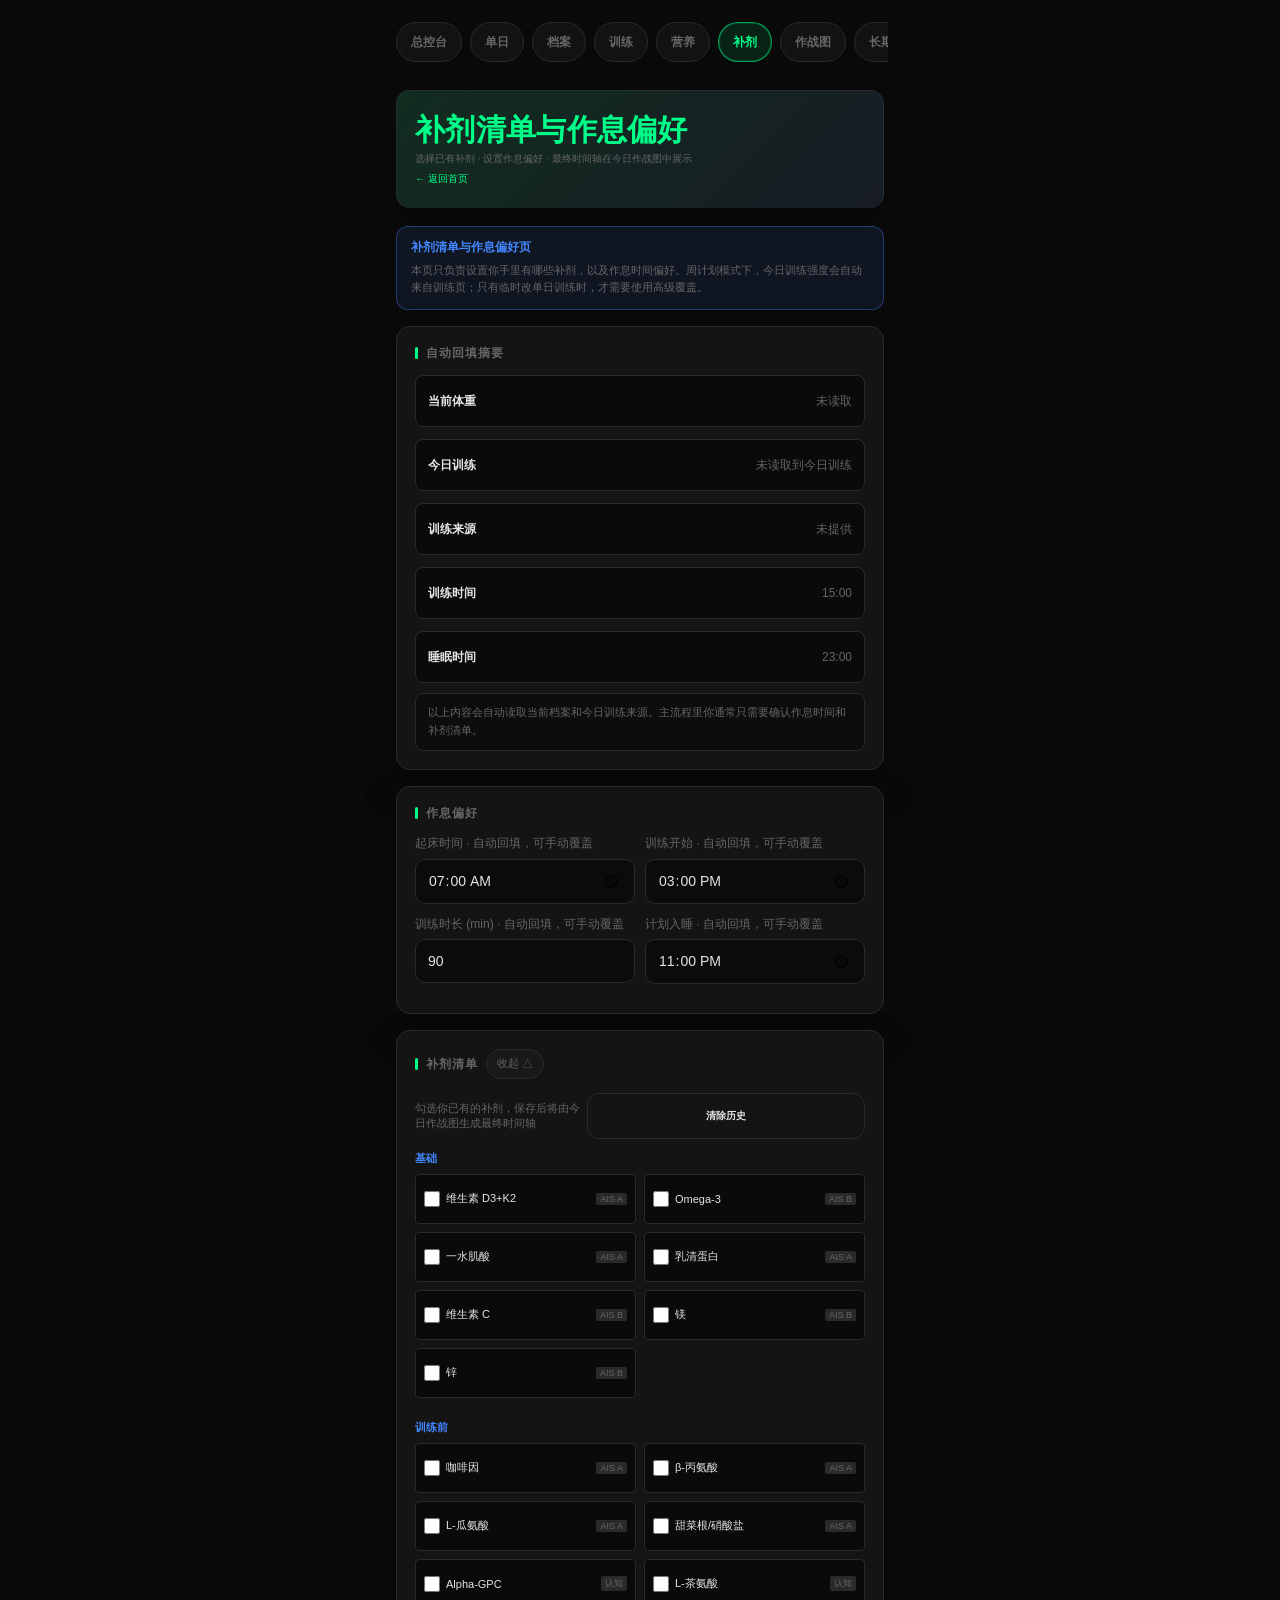
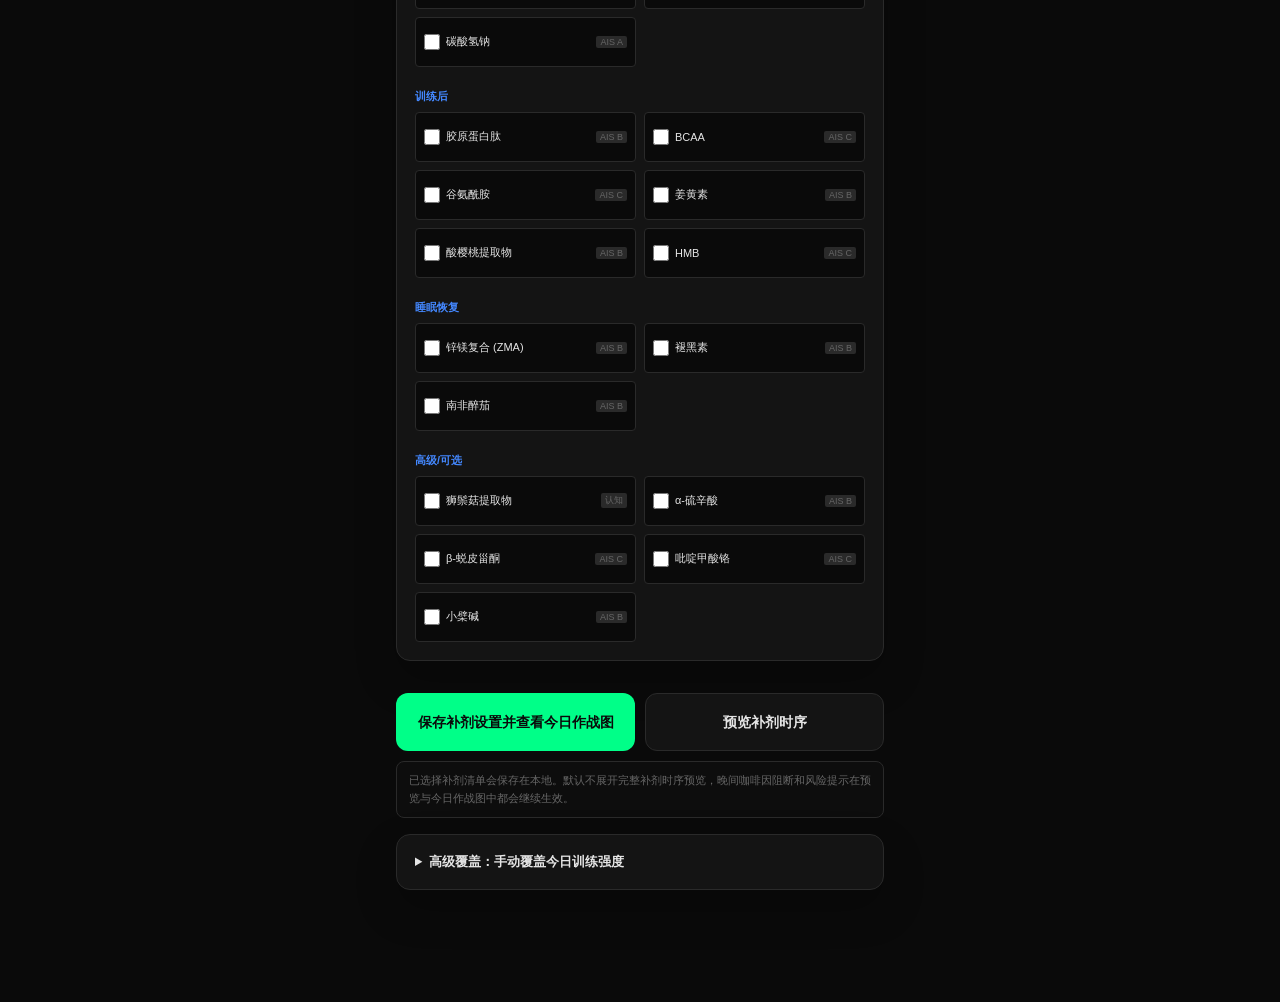
<file: 补剂时序生成器.html>
﻿<!DOCTYPE html>
<html lang="zh-CN">
<head>
  <meta charset="UTF-8">
  <meta name="viewport" content="width=device-width, initial-scale=1.0">
  <link rel="icon" href="data:,">
  <link rel="stylesheet" href="app_ui.css">
  <title>补剂清单与作息偏好</title>
  <style>
    * {
      margin: 0;
      padding: 0;
      box-sizing: border-box;
    }

    :root {
      --bg: #0a0a0a;
      --panel: #141414;
      --panel-hover: #1a1a1a;
      --border: #2a2a2a;
      --text: #e5e5e5;
      --text-dim: #666;
      --accent: #00ff88;
      --accent-dim: #00cc6a;
      --warn: #ff4444;
      --warn-bg: rgba(255,68,68,0.1);
      --info: #4488ff;
      --success: #00ff88;
      --carbs: #ffaa00;
      --protein: #ff6b6b;
      --fat: #9b59b6;
      --light: #5ac8fa;
      --medium: #ffd700;
      --heavy: #ff6b6b;
      --rest: #666;
    }

    body {
      font-family: -apple-system, BlinkMacSystemFont, 'Segoe UI', Roboto, sans-serif;
      background: var(--bg);
      color: var(--text);
      min-height: 100vh;
    }

    .container {
      max-width: 520px;
      margin: 0 auto;
    }

    .header {
      text-align: center;
      margin-bottom: 20px;
      padding-bottom: 16px;
      border-bottom: 1px solid var(--border);
    }

    .header h1 {
      font-size: 16px;
      font-weight: 600;
      color: var(--accent);
      letter-spacing: 2px;
    }

    .header .version {
      font-size: 10px;
      color: var(--text-dim);
      margin-top: 4px;
    }

    .panel {
      background: var(--panel);
      border: 1px solid var(--border);
      border-radius: 12px;
      padding: 20px;
      margin-bottom: 16px;
    }

    .panel-title {
      font-size: 12px;
      color: var(--text-dim);
      text-transform: uppercase;
      letter-spacing: 1px;
      margin-bottom: 16px;
      display: flex;
      align-items: center;
      gap: 8px;
    }

    .form-group {
      margin-bottom: 12px;
    }

    .form-group:last-child {
      margin-bottom: 0;
    }

    .form-label {
      display: block;
      font-size: 11px;
      color: var(--text-dim);
      margin-bottom: 5px;
    }

    .form-input {
      width: 100%;
      padding: 10px 12px;
      background: var(--bg);
      border: 1px solid var(--border);
      border-radius: 4px;
      color: var(--text);
      font-size: 14px;
    }

    .form-input:focus {
      outline: none;
      border-color: var(--accent);
    }

    .form-select {
      width: 100%;
      padding: 10px 12px;
      background: var(--bg);
      border: 1px solid var(--border);
      border-radius: 4px;
      color: var(--text);
      font-size: 14px;
      appearance: none;
      background-image: url("data:image/svg+xml,%3Csvg xmlns='http://www.w3.org/2000/svg' width='12' height='12' viewBox='0 0 12 12'%3E%3Cpath fill='%23666' d='M3 4l3 4 3-4H3z'/%3E%3C/svg%3E");
      background-repeat: no-repeat;
      background-position: right 12px center;
    }

    .form-row {
      display: grid;
      grid-template-columns: 1fr 1fr;
      gap: 10px;
    }

    .form-row-3 {
      display: grid;
      grid-template-columns: 1fr 1fr 1fr;
      gap: 10px;
    }

    .btn {
      width: 100%;
      padding: 14px;
      background: var(--accent);
      border: none;
      border-radius: 10px;
      color: var(--bg);
      font-size: 14px;
      font-weight: 600;
      cursor: pointer;
      transition: all 0.2s;
      margin-top: 16px;
    }

    .btn:hover {
      background: var(--accent-dim);
    }

    .btn-secondary {
      background: var(--panel);
      color: var(--text);
      border: 1px solid var(--border);
    }

    .btn-secondary:hover {
      border-color: var(--accent);
      background: rgba(0, 255, 136, 0.1);
    }

    /* Timeline Output */
    .timeline {
      display: none;
    }

    .timeline.active {
      display: block;
    }

    .timeline-summary {
      font-size: 11px;
      color: var(--text-dim);
      margin-bottom: 14px;
      padding: 10px;
      background: var(--bg);
      border-radius: 4px;
      border: 1px solid var(--border);
      line-height: 1.6;
    }

    .timeline-summary strong {
      color: var(--accent);
    }

    .timeline-section {
      margin-bottom: 16px;
    }

    .section-title {
      font-size: 10px;
      color: var(--text-dim);
      text-transform: uppercase;
      letter-spacing: 1px;
      margin-bottom: 8px;
      padding-left: 8px;
      border-left: 2px solid var(--accent);
    }

    .timeline-item {
      display: flex;
      align-items: flex-start;
      margin-bottom: 10px;
      padding: 10px;
      background: var(--bg);
      border-radius: 6px;
      border: 1px solid var(--border);
    }

    .timeline-time {
      font-size: 12px;
      font-weight: 600;
      color: var(--accent);
      min-width: 50px;
      margin-right: 12px;
    }

    .timeline-content {
      flex: 1;
    }

    .timeline-name {
      font-size: 13px;
      font-weight: 600;
      color: var(--text);
      margin-bottom: 2px;
    }

    .timeline-dose {
      font-size: 16px;
      font-weight: 700;
      color: var(--accent);
      margin-bottom: 4px;
    }

    .timeline-dose.extra {
      font-size: 12px;
      color: var(--text-dim);
      font-weight: normal;
    }

    .timeline-note {
      font-size: 10px;
      color: var(--text-dim);
    }

    .timeline-calc {
      font-size: 9px;
      color: var(--text-dim);
      margin-top: 4px;
      font-family: monospace;
    }

    .timeline-item.warning {
      border-color: var(--warn);
      background: rgba(255, 68, 68, 0.1);
    }

    .timeline-item.warning .timeline-time,
    .timeline-item.warning .timeline-name {
      color: var(--warn);
    }

    /* Presets */
    .presets {
      display: flex;
      gap: 6px;
      margin-bottom: 12px;
      flex-wrap: wrap;
    }

    .preset-btn {
      font-size: 10px;
      padding: 5px 10px;
      background: var(--bg);
      border: 1px solid var(--border);
      border-radius: 4px;
      color: var(--text-dim);
      cursor: pointer;
    }

    .preset-btn:hover, .preset-btn.active {
      border-color: var(--accent);
      color: var(--accent);
    }

    .percentage-badge {
      display: inline-block;
      font-size: 10px;
      padding: 2px 6px;
      background: var(--accent);
      color: #000;
      border-radius: 3px;
      font-weight: 600;
      margin-left: 6px;
    }

    /* RPE Slider */
    .rpe-slider {
      display: flex;
      align-items: center;
      gap: 10px;
    }

    .rpe-slider input[type="range"] {
      flex: 1;
      -webkit-appearance: none;
      background: var(--border);
      height: 4px;
      border-radius: 2px;
    }

    .rpe-slider input[type="range"]::-webkit-slider-thumb {
      -webkit-appearance: none;
      width: 16px;
      height: 16px;
      background: var(--accent);
      border-radius: 50%;
      cursor: pointer;
    }

    .rpe-value {
      font-size: 14px;
      font-weight: 600;
      color: var(--accent);
      min-width: 30px;
      text-align: center;
    }

    /* Supplement Selection */
    .supplement-grid {
      display: grid;
      grid-template-columns: repeat(2, 1fr);
      gap: 8px;
      margin-top: 8px;
    }

    .supplement-item {
      display: flex;
      align-items: center;
      gap: 6px;
      padding: 8px;
      background: var(--bg);
      border: 1px solid var(--border);
      border-radius: 4px;
      font-size: 11px;
      cursor: pointer;
      transition: all 0.2s;
    }

    .supplement-item:hover {
      border-color: var(--text-dim);
    }

    .supplement-item.selected {
      border-color: var(--accent);
      background: rgba(0, 255, 136, 0.1);
    }

    .supplement-item input {
      accent-color: var(--accent);
    }

    .supplement-name {
      flex: 1;
    }

    .supplement-type {
      font-size: 9px;
      color: var(--text-dim);
      background: var(--border);
      padding: 1px 4px;
      border-radius: 2px;
    }

    .collapse-btn {
      font-size: 10px;
      background: none;
      border: none;
      color: var(--text-dim);
      cursor: pointer;
    }

    .collapse-btn:hover {
      color: var(--accent);
    }

    /* Target Selector */
    .target-options {
      display: flex;
      gap: 8px;
      margin-bottom: 12px;
    }

    .target-btn {
      flex: 1;
      padding: 10px;
      background: var(--bg);
      border: 1px solid var(--border);
      border-radius: 4px;
      color: var(--text-dim);
      font-size: 11px;
      cursor: pointer;
      text-align: center;
    }

    .target-btn:hover {
      border-color: var(--text-dim);
    }

    .target-btn.active {
      border-color: var(--accent);
      color: var(--accent);
      background: rgba(0, 255, 136, 0.1);
    }

    .target-btn small {
      display: block;
      font-size: 9px;
      margin-top: 2px;
      color: inherit;
      opacity: 0.7;
    }

    .auto-fill-status {
      font-size: 11px;
      color: var(--text-dim);
      margin-top: 8px;
      padding: 8px 10px;
      background: var(--bg);
      border-radius: 4px;
      border-left: 2px solid var(--accent);
      line-height: 1.5;
    }
    .auto-fill-status .info { color: var(--info); }
    .auto-fill-status .warn { color: var(--warn); }

    .info-box {
      background: rgba(68, 136, 255, 0.1);
      border: 1px solid rgba(68, 136, 255, 0.35);
      border-radius: 10px;
      padding: 12px 14px;
      margin-bottom: 16px;
    }

    .info-box-title {
      font-size: 12px;
      font-weight: 600;
      color: var(--info);
      margin-bottom: 6px;
    }

    .info-box-content {
      font-size: 11px;
      color: var(--text-dim);
      line-height: 1.6;
    }

    .global-nav {
      margin-bottom: 16px;
      overflow-x: auto;
    }

    .global-nav-list {
      display: flex;
      gap: 8px;
      min-width: max-content;
    }

    .global-nav-link {
      padding: 9px 12px;
      border: 1px solid var(--border);
      border-radius: 999px;
      background: var(--panel);
      color: var(--text-dim);
      font-size: 12px;
      text-decoration: none;
      white-space: nowrap;
    }

    .global-nav-link.active {
      border-color: var(--accent);
      color: var(--accent);
      background: rgba(0, 255, 136, 0.1);
    }

    .summary-card {
      background: var(--panel);
      border: 1px solid var(--border);
      border-radius: 12px;
      padding: 16px;
      margin-bottom: 16px;
    }

    .summary-grid {
      display: grid;
      gap: 10px;
    }

    .summary-row {
      display: flex;
      justify-content: space-between;
      gap: 12px;
      font-size: 12px;
      padding: 10px 12px;
      background: var(--bg);
      border: 1px solid var(--border);
      border-radius: 8px;
    }

    .summary-row strong {
      color: var(--text);
    }

    .summary-row span {
      color: var(--text-dim);
      text-align: right;
    }

    .category-block + .category-block {
      margin-top: 14px;
    }

    .category-title {
      font-size: 11px;
      color: var(--info);
      margin-bottom: 8px;
      font-weight: 600;
    }

    .preview-helper {
      margin-top: 10px;
      font-size: 11px;
      color: var(--text-dim);
      line-height: 1.6;
      background: var(--bg);
      border: 1px solid var(--border);
      border-radius: 8px;
      padding: 10px 12px;
    }
  </style>
</head>
<body>
  <div class="container">
    <div class="global-nav">
      <div class="global-nav-list">
        <a class="global-nav-link" href="index.html">总控台</a>
        <a class="global-nav-link" href="单日计划_轻量模式.html">单日</a>
        <a class="global-nav-link" href="模块一_用户档案.html">档案</a>
        <a class="global-nav-link" href="模块三_每周训练安排.html">训练</a>
        <a class="global-nav-link" href="模块二_碳水预算引擎.html">营养</a>
        <a class="global-nav-link active" href="补剂时序生成器.html">补剂</a>
        <a class="global-nav-link" href="模块四_单日仪表盘.html">作战图</a>
        <a class="global-nav-link" href="模块五_长期计划.html">长期</a>
      </div>
    </div>

    <div class="header">
      <h1>补剂清单与作息偏好</h1>
      <div class="version">选择已有补剂 · 设置作息偏好 · 最终时间轴在今日作战图中展示</div>
      <div style="margin-top:6px;font-size:10px;"><a href="index.html" style="color:var(--accent);text-decoration:none;">← 返回首页</a></div>
    </div>

    <div class="info-box">
      <div class="info-box-title">补剂清单与作息偏好页</div>
      <div class="info-box-content">本页只负责设置你手里有哪些补剂，以及作息时间偏好。周计划模式下，今日训练强度会自动来自训练页；只有临时改单日训练时，才需要使用高级覆盖。</div>
    </div>

    <div class="summary-card">
      <div class="panel-title">自动回填摘要</div>
      <div class="summary-grid" id="autofillSummary"></div>
      <div class="preview-helper">以上内容会自动读取当前档案和今日训练来源。主流程里你通常只需要确认作息时间和补剂清单。</div>
    </div>

    <!-- 基础数据 -->
    <div class="panel" id="baseDataPanel">
      <div class="panel-title">基础数据</div>
      <div class="form-group">
        <label class="form-label">体重 (kg) · 自动回填，可手动覆盖</label>
        <input type="number" class="form-input" id="bodyWeight" data-key="bodyWeight" value="70" step="0.1" min="40" max="150">
      </div>
      <div class="form-row">
        <div class="form-group">
          <label class="form-label">深蹲 (kg) · 自动回填，可手动覆盖</label>
          <input type="number" class="form-input" data-key="squatMax" id="squatMax" value="140" min="20" max="400">
        </div>
        <div class="form-group">
          <label class="form-label">卧推 (kg) · 自动回填，可手动覆盖</label>
          <input type="number" class="form-input" data-key="benchMax" id="benchMax" value="100" min="20" max="300">
        </div>
      </div>
      <div class="form-group">
        <label class="form-label">硬拉 (kg) · 自动回填，可手动覆盖</label>
        <input type="number" class="form-input" data-key="deadliftMax" id="deadliftMax" value="180" min="20" max="500">
      </div>
      <div class="auto-fill-status" id="autofillStatus"></div>
    </div>

    <!-- 训练目标 -->
    <div class="panel" id="trainingOverridePanel">
      <div class="panel-title">训练目标</div>
      <div class="target-options">
        <button class="target-btn active" data-target="muscle" onclick="setTarget('muscle', this)">
          增肌
          <small>高容量中强度</small>
        </button>
        <button class="target-btn" data-target="strength" onclick="setTarget('strength', this)">
          力量
          <small>低容量高强度</small>
        </button>
        <button class="target-btn" data-target="cut" onclick="setTarget('cut', this)">
          减脂
          <small>中容量中强度</small>
        </button>
      </div>
      <div class="form-group">
        <label class="form-label">训练动作 · 自动回填，可手动覆盖</label>
        <select class="form-select" id="workoutType" onchange="updatePresetInfo()">
          <option value="squat">深蹲</option>
          <option value="bench">卧推</option>
          <option value="deadlift">硬拉</option>
          <option value="hypertrophy">容量日（综合）</option>
          <option value="rest">休息日</option>
        </select>
      </div>
      <div class="form-group">
        <label class="form-label">1RM 百分比 · 自动回填，可手动覆盖</label>
        <input type="number" class="form-input" id="customPercent" value="85" min="50" max="100" onchange="updateFromCustomPercent()">
        <div id="percentageDisplay" class="percentage-badge" style="display:none;">85% 1RM</div>
      </div>
      <div class="form-row-3">
        <div class="form-group">
          <label class="form-label">重量 (kg) · 自动回填，可手动覆盖</label>
          <input type="number" class="form-input" id="weight" value="119" min="20" max="500" onchange="calculatePercentage()">
        </div>
        <div class="form-group">
          <label class="form-label">组数 · 自动回填，可手动覆盖</label>
          <input type="number" class="form-input" id="sets" value="5" min="1" max="10">
        </div>
        <div class="form-group">
          <label class="form-label">次数 · 自动回填，可手动覆盖</label>
          <input type="number" class="form-input" id="reps" value="3" min="1" max="20">
        </div>
      </div>
    </div>

    <!-- 时间设置 -->
    <div class="panel">
      <div class="panel-title">作息偏好</div>
      <div class="form-row">
        <div class="form-group">
          <label class="form-label">起床时间 · 自动回填，可手动覆盖</label>
          <input type="time" class="form-input" data-key="wakeTime" id="wakeTime" value="07:00">
        </div>
        <div class="form-group">
          <label class="form-label">训练开始 · 自动回填，可手动覆盖</label>
          <input type="time" class="form-input" data-key="workoutStartTime" id="workoutStartTime" value="15:00">
        </div>
      </div>
      <div class="form-row">
        <div class="form-group">
          <label class="form-label">训练时长 (min) · 自动回填，可手动覆盖</label>
          <input type="number" class="form-input" id="workoutDuration" value="90" min="30" max="180">
        </div>
        <div class="form-group">
          <label class="form-label">计划入睡 · 自动回填，可手动覆盖</label>
          <input type="time" class="form-input" data-key="sleepTime" id="sleepTime" value="23:00">
        </div>
      </div>
    </div>

    <!-- 训练后反馈 -->
    <div class="panel" id="trainingFeedbackPanel">
      <div class="panel-title">训练后反馈</div>
        <div style="background:var(--bg);border:1px dashed var(--border);border-radius:6px;padding:12px;">
        <div class="form-label" style="margin-bottom:10px;">自感用力程度 RPE · 自动回填，可手动覆盖</div>
        <div class="rpe-slider">
          <span style="font-size:10px;color:#666;">6</span>
          <input type="range" id="postRPE" min="6" max="10" step="0.5" value="8" oninput="updateRPEValue()">
          <span style="font-size:10px;color:#666;">10</span>
          <span id="rpeValue" class="rpe-value">8</span>
        </div>
      </div>
    </div>

    <!-- 补剂选择 -->
    <div class="panel">
      <div class="panel-title">
        补剂清单
        <button class="collapse-btn" onclick="toggleSupplementPanel()">收起 △</button>
      </div>
      <div id="supplementPanel">
        <div style="font-size:11px;color:var(--text-dim);margin-bottom:12px;display:flex;justify-content:space-between;align-items:center;">
          <span>勾选你已有的补剂，保存后将由今日作战图生成最终时间轴</span>
          <button class="btn-secondary" onclick="clearSupplementHistory()" style="padding:4px 8px;font-size:10px;">清除历史</button>
        </div>
        <div class="supplement-grid" id="supplementGrid">
          <!-- 动态生成 -->
        </div>
      </div>
    </div>

    <div class="btn-group action-stack">
      <button class="btn" onclick="saveAndGoToDashboard()">保存补剂设置并查看今日作战图</button>
      <button class="btn btn-secondary" onclick="previewTimeline()">预览补剂时序</button>
    </div>

    <!-- 快捷预设 -->
    <div class="presets" id="presetPanel" style="margin-top:12px;">
      <button class="preset-btn" onclick="applyPreset('light', this)">轻松训练</button>
      <button class="preset-btn" onclick="applyPreset('medium', this)">中等强度</button>
      <button class="preset-btn" onclick="applyPreset('heavy', this)">大重量日</button>
      <button class="preset-btn" onclick="applyPreset('max', this)">极限挑战</button>
    </div>

    <div class="preview-helper" style="margin-bottom:16px;">
      已选择补剂清单会保存在本地。默认不展开完整补剂时序预览，晚间咖啡因阻断和风险提示在预览与今日作战图中都会继续生效。
    </div>

    <div id="resetRow" style="display:flex;gap:10px;">
      <button class="btn-secondary" onclick="resetForm()">重置</button>
    </div>

    <details class="panel" id="advancedOverridePanel">
      <summary style="cursor:pointer;font-size:13px;font-weight:600;color:var(--text);">高级覆盖：手动覆盖今日训练强度</summary>
      <div class="preview-helper" style="margin-top:12px;margin-bottom:12px;">
        通常不需要填写。周计划模式下，今日训练强度会自动来自训练页。只有临时调整训练时，才需要展开本区。
      </div>
      <div id="advancedOverrideMount"></div>
    </details>

    <!-- 输出区域 -->
    <div class="panel timeline" id="timelinePanel">
      <div class="timeline-header">
        <div class="panel-title">补剂时序预览</div>
      </div>
      <div id="summary" class="timeline-summary"></div>
      <div id="timelineContainer"></div>
    </div>
  </div>

  <script src="app_state.js"></script>
  <script src="supplement_rule_engine.js"></script>
  <script>
    const SUPPLEMENT_UI = {
      d3k2: { name: '维生素 D3+K2', category: '基础' },
      omega3: { name: 'Omega-3', category: '抗炎' },
      zinc: { name: '锌', category: '矿物' },
      magnesium: { name: '镁', category: '矿物' },
      vitaminC: { name: '维生素 C', category: '抗氧化' },
      caffeine: { name: '咖啡因', category: '刺激' },
      betaAlanine: { name: 'β-丙氨酸', category: '缓冲' },
      citrulline: { name: 'L-瓜氨酸', category: '表现' },
      nitrate: { name: '甜菜根/硝酸盐', category: '表现' },
      sodiumBicarbonate: { name: '碳酸氢钠', category: '缓冲' },
      alphaGPC: { name: 'Alpha-GPC', category: '认知' },
      lTheanine: { name: 'L-茶氨酸', category: '认知' },
      creatine: { name: '一水肌酸', category: '恢复' },
      protein: { name: '乳清蛋白', category: '恢复' },
      bcaa: { name: 'BCAA', category: '恢复' },
      glutamine: { name: '谷氨酰胺', category: '恢复' },
      tartCherry: { name: '酸樱桃提取物', category: '抗炎' },
      turmeric: { name: '姜黄素', category: '抗炎' },
      collagen: { name: '胶原蛋白肽', category: '结构' },
      ashwagandha: { name: '南非醉茄', category: '适应原' },
      zincMagnesium: { name: '锌镁复合 (ZMA)', category: '睡眠' },
      melatonin: { name: '褪黑素', category: '睡眠' },
      alphaLipoicAcid: { name: 'α-硫辛酸', category: '代谢' },
      lionsMane: { name: '狮鬃菇提取物', category: '认知' },
      hmb: { name: 'HMB', category: '恢复' },
      betaEcdysterone: { name: 'β-蜕皮甾酮', category: '进阶' },
      chromium: { name: '吡啶甲酸铬', category: '代谢' },
      berberine: { name: '小檗碱', category: '代谢' }
    };

    const popularSupplements = [
      'd3k2', 'omega3', 'creatine', 'protein', 'zincMagnesium',
      'caffeine', 'betaAlanine', 'citrulline', 'vitaminC', 'magnesium',
      'collagen', 'bcaa', 'glutamine', 'zinc', 'melatonin',
      'ashwagandha', 'turmeric', 'tartCherry', 'lTheanine', 'lionsMane',
      'nitrate', 'alphaGPC', 'sodiumBicarbonate', 'alphaLipoicAcid',
      'hmb', 'betaEcdysterone', 'chromium', 'berberine'
    ];

    const RULE_SECTION_LABELS = {
      'Baseline': '基础营养',
      'Pre-workout': '训练前',
      'Recovery': '恢复期',
      'Night recovery': '夜间恢复',
      'Suggestion': '建议',
      'Supplement': '补剂'
    };

    const RULE_NOTE_MAP = {
      d3k2: { primary: '放在第一顿含脂早餐或正餐。', optional: '基础营养支持。', warning: '' },
      omega3: { primary: '放在第一顿正餐，减少胃部不适。', optional: '恢复支持可选。', warning: '' },
      vitaminC: { primary: '更适合放在恢复窗口，避免贴训练结束即刻。', optional: '高恢复需求日可选。', warning: '避免把大剂量维生素 C 贴着训练结束即刻使用。' },
      caffeine: { primary: '高强度日前使用，距入睡不足 6 小时时会阻断。', optional: '重训日可选。', warning: '距离入睡过近，当前不建议加入咖啡因。' },
      alphaGPC: { primary: '常放在训练前，偏专注支持。', optional: '高专注训练日可选。', warning: '' },
      lTheanine: { primary: '更适合作为咖啡因协同条目。', optional: '与咖啡因搭配时可选。', warning: '未搭配咖啡因时，先保留为建议项。' },
      lionsMane: { primary: '更适合安排在白天较早时段。', optional: '白天认知支持可选。', warning: '' },
      sodiumBicarbonate: { primary: '高强度日前分批摄入，降低胃肠压力。', optional: '极高强度日可选。', warning: '训练时间缺失时先保留为建议项。' },
      betaAlanine: { primary: '偏长期连续补充，不是一次性赛前补剂。', optional: '长期缓冲支持可选。', warning: '建议分次以减少刺痒感。' },
      citrulline: { primary: '更贴近训练开始，偏表现支持。', optional: '中高强度训练日可选。', warning: '' },
      nitrate: { primary: '需要更长提前量，适合训练前较早安排。', optional: '中高强度训练日可选。', warning: '' },
      creatine: { primary: '每日一致性比精确分钟更重要。', optional: '基础力量支持。', warning: '' },
      protein: { primary: '训练后优先补足蛋白窗口。', optional: '正餐蛋白不足时可选。', warning: '若同时选择 BCAA，建议错峰安排。' },
      collagen: { primary: '更适合训练前安排，偏结缔组织支持。', optional: '关节和肌腱支持可选。', warning: '' },
      magnesium: { primary: '更适合夜间恢复窗口。', optional: '夜间恢复支持。', warning: '' },
      zinc: { primary: '更适合作为晚餐或夜间正餐的一部分。', optional: '夜间恢复支持。', warning: '' },
      zincMagnesium: { primary: '作为简单的夜间恢复组合使用。', optional: '夜间恢复可选。', warning: '' },
      ashwagandha: { primary: '偏长期压力恢复支持，不是急性兴奋补剂。', optional: '夜间恢复可选。', warning: '' },
      turmeric: { primary: '更适合放在恢复窗口，而不是训练结束即刻。', optional: '高疲劳日可选。', warning: '' },
      tartCherry: { primary: '更适合训练后 2 小时左右的恢复场景。', optional: '高疲劳恢复可选。', warning: '' },
      alphaLipoicAcid: { primary: '更适合早些随餐安排。', optional: '代谢支持可选。', warning: '' },
      bcaa: { primary: '总蛋白充足时价值更保守。', optional: '正餐或乳清延后时可选。', warning: '若同时安排乳清，建议错峰而不是同一时间堆叠。' },
      glutamine: { primary: '更适合训练后 30 分钟附近的恢复窗口。', optional: '高疲劳恢复可选。', warning: '' },
      melatonin: { primary: '仅在确有睡眠支持需求时使用。', optional: '睡眠支持可选。', warning: '' },
      hmb: { primary: '更像日常支持条目，表达保持保守。', optional: '保守展示的恢复条目。', warning: '' },
      betaEcdysterone: { primary: '证据仍偏有限，表达保持保守。', optional: '进阶尝试条目。', warning: '' },
      chromium: { primary: '作为保守的代谢支持条目处理。', optional: '代谢支持可选。', warning: '' },
      berberine: { primary: '更适合放在正餐而不是训练前窗口。', optional: '代谢支持可选。', warning: '' }
    };

    let selectedSupplements = new Set();
    let currentTarget = 'muscle';
    let supplementRuleCache = window.SupplementRuleEngine ? window.SupplementRuleEngine.getRulesSync() : { byKey: {} };
    let fieldDirtyFlags = {};
    const TRACKED_FIELD_MAP = {
      bodyWeight: 'bodyWeightKg',
      workoutStartTime: 'workoutStartTime',
      workoutDuration: 'workoutDurationMinutes',
      sleepTime: 'plannedSleepTime',
      wakeTime: 'wakeUpTime',
      workoutType: 'trainingType',
      weight: 'weight',
      sets: 'sets',
      reps: 'reps',
      customPercent: 'customPercent',
      postRPE: 'postRPE'
    };

    function safeJsonParse(str, fallback) {
      try { const v = JSON.parse(str); return v !== null && v !== undefined ? v : fallback; }
      catch (e) { return fallback; }
    }

    function getStoredProfile() {
      return safeJsonParse(localStorage.getItem('userProfile'), null)
        || safeJsonParse(localStorage.getItem('powerliftingProfile'), {});
    }

    function getTodayDayIndex() {
      return window.AppState ? window.AppState.getTodayDayIndex() : (new Date().getDay() + 6) % 7;
    }

    function getWeeklyTrainingDay(dayIndex) {
      if (window.AppState) {
        return window.AppState.getTodayTraining(dayIndex).raw || null;
      }
      const plan = safeJsonParse(localStorage.getItem('weeklyTrainingPlan'), null);
      if (!plan) return null;
      if (Array.isArray(plan.days) && plan.days[dayIndex]) return plan.days[dayIndex];
      if (plan.byDayIndex && plan.byDayIndex[dayIndex]) return plan.byDayIndex[dayIndex];
      return null;
    }

    function normalizeDayType(type) {
      if (!type) return 'rest';
      const t = String(type).toLowerCase();
      if (['rest', 'light', 'medium', 'heavy'].includes(t)) return t;
      return 'rest';
    }

    function buildSupplementAutofillDefaults(loadedKeys) {
      const saved = safeJsonParse(localStorage.getItem('supplementGenerator'), {});
      const manualOverrides = saved.manualOverrides || {};
      const profileState = window.AppState ? window.AppState.getProfile() : null;
      const profile = profileState && profileState.exists ? profileState : getStoredProfile();
      const todayIndex = getTodayDayIndex();
      const todayTrainingState = window.AppState ? window.AppState.getTodayTraining(todayIndex) : null;
      const dayTypesRaw = safeJsonParse(localStorage.getItem('module3_dayTypes'), []);
      const dayTypes = Array.isArray(dayTypesRaw)
        ? dayTypesRaw
        : Array.from({ length: 7 }, (_, i) => (dayTypesRaw && dayTypesRaw[i]) || 'rest');
      const todayType = todayTrainingState ? todayTrainingState.type : (dayTypes[todayIndex] || 'rest');
      const dayPlan = todayTrainingState && todayTrainingState.raw ? todayTrainingState.raw : getWeeklyTrainingDay(todayIndex);
      const isRestDay = todayTrainingState ? todayTrainingState.isRestDay : (todayType === 'rest' || (dayPlan && (dayPlan.type === 'rest' || dayPlan.lift === 'rest')));
      const defaults = {};
      let anyAutofilled = false;

      function shouldFill(fieldKey, storageKeys) {
        if (manualOverrides[fieldKey]) return false;
        return !storageKeys.some(k => loadedKeys.has(k));
      }

      const saveKeys = (keys) => keys.filter(k => loadedKeys.has(k));

      // 1. Body weight from profile
      if (shouldFill('bodyWeightKg', ['bodyWeight', 'bodyWeightKg']) && profile) {
        const pw = profile.weight || profile.weightKg || '';
        if (pw) { defaults.bodyWeight = pw; anyAutofilled = true; }
      }

      // 2. 1RM maxes from profile
      if (shouldFill('squatMax', ['squatMax']) && profile) {
        const sq = profile.squat1RM || profile.squat || '';
        if (sq) { defaults.squatMax = sq; anyAutofilled = true; }
      }
      if (shouldFill('benchMax', ['benchMax']) && profile) {
        const bp = profile.bench1RM || profile.bench || '';
        if (bp) { defaults.benchMax = bp; anyAutofilled = true; }
      }
      if (shouldFill('deadliftMax', ['deadliftMax']) && profile) {
        const dl = profile.deadlift1RM || profile.deadlift || '';
        if (dl) { defaults.deadliftMax = dl; anyAutofilled = true; }
      }

      // 3. Training type & parameters
      if (shouldFill('workoutType', ['workoutType', 'trainingType'])) {
        if (isRestDay) {
          defaults.workoutType = 'rest';
          anyAutofilled = true;
        } else if (dayPlan) {
          const lift = String(dayPlan.lift || dayPlan.mainLift || '').toLowerCase();
          const mapped = lift === 'squat' ? 'squat' : lift === 'bench' ? 'bench' : lift === 'deadlift' ? 'deadlift' : 'hypertrophy';
          defaults.workoutType = mapped;
          anyAutofilled = true;
        } else if (todayType !== 'rest') {
          // day type as fallback — map to a generic workout
          anyAutofilled = true;
        }
      }

      // 4. Training weight, sets, reps
      if (!isRestDay && dayPlan) {
        if (shouldFill('weight', ['weight']) && dayPlan.weight) {
          defaults.weight = dayPlan.weight; anyAutofilled = true;
        }
        if (shouldFill('sets', ['sets']) && dayPlan.sets) {
          defaults.sets = dayPlan.sets; anyAutofilled = true;
        }
        if (shouldFill('reps', ['reps']) && dayPlan.reps) {
          defaults.reps = dayPlan.reps; anyAutofilled = true;
        }
      }

      // 5. percent1RM
      if (!isRestDay && shouldFill('customPercent', ['customPercent', 'percent1RM'])) {
        const pct = (dayPlan && (dayPlan.percent1RM || dayPlan.percent)) || '';
        if (pct) { defaults.customPercent = pct; anyAutofilled = true; }
      }

      // 6. postRPE
      if (!isRestDay && shouldFill('postRPE', ['postRPE'])) {
        const rpe = (dayPlan && dayPlan.rpe) || '';
        if (rpe) { defaults.postRPE = rpe; anyAutofilled = true; }
      }

      // 7. Training times
      if (shouldFill('workoutStartTime', ['workoutStartTime'])) {
        const t = (dayPlan && dayPlan.startTime) || '';
        if (t) { defaults.workoutStartTime = t; anyAutofilled = true; }
      }

      defaults.hasAutofilled = anyAutofilled;
      defaults.isRestDay = isRestDay;
      return defaults;
    }

    function applyAutofillDefaults(defaults) {
      if (!defaults || !defaults.hasAutofilled) return;

      if (defaults.bodyWeight !== undefined) {
        document.getElementById('bodyWeight').value = defaults.bodyWeight;
      }
      if (defaults.squatMax !== undefined) {
        document.getElementById('squatMax').value = defaults.squatMax;
      }
      if (defaults.benchMax !== undefined) {
        document.getElementById('benchMax').value = defaults.benchMax;
      }
      if (defaults.deadliftMax !== undefined) {
        document.getElementById('deadliftMax').value = defaults.deadliftMax;
      }
      if (defaults.workoutType !== undefined) {
        document.getElementById('workoutType').value = defaults.workoutType;
      }
      if (defaults.weight !== undefined) {
        document.getElementById('weight').value = defaults.weight;
      }
      if (defaults.sets !== undefined) {
        document.getElementById('sets').value = defaults.sets;
      }
      if (defaults.reps !== undefined) {
        document.getElementById('reps').value = defaults.reps;
      }
      if (defaults.customPercent !== undefined) {
        document.getElementById('customPercent').value = defaults.customPercent;
        const display = document.getElementById('percentageDisplay');
        display.textContent = `${defaults.customPercent}% 1RM`;
        display.style.display = 'inline-block';
      }
      if (defaults.postRPE !== undefined) {
        document.getElementById('postRPE').value = defaults.postRPE;
        document.getElementById('rpeValue').textContent = defaults.postRPE;
      }
      if (defaults.workoutStartTime !== undefined) {
        document.getElementById('workoutStartTime').value = defaults.workoutStartTime;
      }

      calculatePercentage();
      updateRPEValue();
    }

    function markFieldDirty(elId) {
      fieldDirtyFlags[elId] = true;
    }

    function updateAutofillStatus(defaults) {
      const el = document.getElementById('autofillStatus');
      if (defaults.isRestDay) {
        el.innerHTML = '<span class="info">ℹ</span> 今日为休息日，仅生成基础营养与恢复时序。';
        return;
      }
      const dayPlan = getWeeklyTrainingDay(getTodayDayIndex());
      if (defaults && defaults.hasAutofilled) {
        el.innerHTML = '已从用户档案/今日训练计划自动回填默认值，可手动修改。保留字段不会影响 manualOverrides。';
      } else if (!dayPlan) {
        el.innerHTML = '<span class="warn">⚠</span> 未找到今日训练计划，使用补剂页默认训练参数。';
      } else {
        el.textContent = '';
      }
    }

    function attachDirtyTracking() {
      Object.keys(TRACKED_FIELD_MAP).forEach(elId => {
        const el = document.getElementById(elId);
        if (el) {
          el.addEventListener('input', () => { markFieldDirty(elId); renderAutofillSummary(); });
          el.addEventListener('change', () => { markFieldDirty(elId); renderAutofillSummary(); });
        }
      });
    }

    function moveAdvancedPanels() {
      const mount = document.getElementById('advancedOverrideMount');
      ['baseDataPanel', 'trainingOverridePanel', 'trainingFeedbackPanel', 'presetPanel', 'resetRow'].forEach((id) => {
        const el = document.getElementById(id);
        if (el && mount && el.parentElement !== mount) {
          mount.appendChild(el);
        }
      });
    }

    function init() {
      const { data, loadedKeys } = loadFromStorage();
      moveAdvancedPanels();
      renderSupplementGrid();
      const defaults = buildSupplementAutofillDefaults(loadedKeys);
      applyAutofillDefaults(defaults);
      updateAutofillStatus(defaults);
      renderAutofillSummary();
      attachDirtyTracking();
      updateRPEValue();
      calculatePercentage();
    }

    function renderAutofillSummary() {
      const summary = document.getElementById('autofillSummary');
      const context = window.AppState ? window.AppState.getTodayDashboardContext() : null;
      const profile = context && context.profile ? context.profile : null;
      const training = context && context.todayTraining ? context.todayTraining : null;
      const sourceMap = {
        weeklyTrainingPlan: '本周训练计划',
        supplementGenerator: '单日覆盖',
        module3_dayTypes: '训练日类型',
        none: '未提供'
      };
      const trainingText = training && training.exists
        ? (training.isRestDay ? '今日休息 / 恢复日' : `${training.lift || '训练日'} · ${training.type || '--'} · ${training.percent1RM || '--'}%1RM`)
        : '未读取到今日训练';
      const rows = [
        { label: '当前体重', value: (profile && profile.weight ? `${profile.weight} kg` : '未读取') },
        { label: '今日训练', value: trainingText },
        { label: '训练来源', value: sourceMap[(training && training.source) || 'none'] || '未提供' },
        { label: '训练时间', value: document.getElementById('workoutStartTime').value || '未设置' },
        { label: '睡眠时间', value: document.getElementById('sleepTime').value || '未设置' }
      ];
      summary.innerHTML = rows.map(row => `<div class="summary-row"><strong>${row.label}</strong><span>${row.value}</span></div>`).join('');
    }

    function saveToStorage() {
      const manualOverrides = {};
      Object.keys(TRACKED_FIELD_MAP).forEach(elId => {
        const key = TRACKED_FIELD_MAP[elId];
        manualOverrides[key] = fieldDirtyFlags[elId] === true;
      });

      const data = {
        bodyWeight: document.getElementById('bodyWeight').value,
        bodyWeightKg: document.getElementById('bodyWeight').value,
        squatMax: document.getElementById('squatMax').value,
        benchMax: document.getElementById('benchMax').value,
        deadliftMax: document.getElementById('deadliftMax').value,
        wakeTime: document.getElementById('wakeTime').value,
        wakeUpTime: document.getElementById('wakeTime').value,
        workoutStartTime: document.getElementById('workoutStartTime').value,
        sleepTime: document.getElementById('sleepTime').value,
        plannedSleepTime: document.getElementById('sleepTime').value,
        workoutType: document.getElementById('workoutType').value,
        trainingType: document.getElementById('workoutType').value,
        weight: document.getElementById('weight').value,
        sets: document.getElementById('sets').value,
        reps: document.getElementById('reps').value,
        postRPE: document.getElementById('postRPE').value,
        workoutDuration: document.getElementById('workoutDuration').value,
        workoutDurationMinutes: document.getElementById('workoutDuration').value,
        customPercent: document.getElementById('customPercent').value,
        percent1RM: document.getElementById('customPercent').value,
        selectedSupplements: Array.from(selectedSupplements),
        currentTarget,
        selectedGoal: currentTarget,
        manualOverrides
      };
      localStorage.setItem('supplementGenerator', JSON.stringify(data));
    }

    function loadFromStorage() {
      const saved = localStorage.getItem('supplementGenerator');
      if (!saved) return { data: {}, loadedKeys: new Set() };
      const data = JSON.parse(saved);
      const loadedKeys = new Set(Object.keys(data));

      Object.keys(data).forEach((key) => {
        const el = document.getElementById(key);
        if (el) el.value = data[key];
      });

      // Handle alias field mappings
      if (data.bodyWeightKg !== undefined && document.getElementById('bodyWeight') && data.bodyWeight === undefined) {
        document.getElementById('bodyWeight').value = data.bodyWeightKg;
      }
      if (data.wakeUpTime !== undefined && document.getElementById('wakeTime') && data.wakeTime === undefined) {
        document.getElementById('wakeTime').value = data.wakeUpTime;
      }
      if (data.plannedSleepTime !== undefined && document.getElementById('sleepTime') && data.sleepTime === undefined) {
        document.getElementById('sleepTime').value = data.plannedSleepTime;
      }
      if (data.workoutDurationMinutes !== undefined && document.getElementById('workoutDuration') && data.workoutDuration === undefined) {
        document.getElementById('workoutDuration').value = data.workoutDurationMinutes;
      }
      if (data.percent1RM !== undefined && document.getElementById('customPercent') && data.customPercent === undefined) {
        document.getElementById('customPercent').value = data.percent1RM;
      }
      if (data.trainingType !== undefined && document.getElementById('workoutType') && data.workoutType === undefined) {
        document.getElementById('workoutType').value = data.trainingType;
      }

      if (data.selectedSupplements) {
        selectedSupplements = new Set(data.selectedSupplements);
      }
      if (data.currentTarget) {
        currentTarget = data.currentTarget;
      } else if (data.selectedGoal) {
        currentTarget = data.selectedGoal;
      }
      document.querySelectorAll('.target-btn').forEach((btn) => {
        btn.classList.toggle('active', btn.dataset.target === currentTarget);
      });

      // Restore dirty flags from manualOverrides
      if (data.manualOverrides) {
        Object.keys(TRACKED_FIELD_MAP).forEach(elId => {
          const key = TRACKED_FIELD_MAP[elId];
          if (data.manualOverrides[key]) fieldDirtyFlags[elId] = true;
        });
      }

      return { data, loadedKeys };
    }

    function getRuleOrUiMeta(key) {
      const rule = supplementRuleCache.byKey[key];
      if (rule) {
        return {
          name: SUPPLEMENT_UI[key]?.name || rule.name_cn || rule.name_en || key,
          category: rule.evidence_class ? `AIS ${rule.evidence_class}` : (SUPPLEMENT_UI[key]?.category || '补剂')
        };
      }
      return SUPPLEMENT_UI[key] || { name: key, category: '补剂' };
    }

    function localizeRuleSection(section) {
      return RULE_SECTION_LABELS[section] || section || '补剂';
    }

    function localizeRuleName(item) {
      return SUPPLEMENT_UI[item.key]?.name || item.name || item.key;
    }

    function localizeRuleNote(item) {
      const noteSet = RULE_NOTE_MAP[item.key] || {};
      if (item.kind === 'warning') return noteSet.warning || item.note || '';
      if (item.kind === 'optional') return noteSet.optional || noteSet.primary || item.note || '';
      return noteSet.primary || item.note || '';
    }

    function renderSupplementGrid() {
      const grid = document.getElementById('supplementGrid');
      const groups = [
        { title: '基础', keys: ['d3k2', 'omega3', 'creatine', 'protein', 'vitaminC', 'magnesium', 'zinc'] },
        { title: '训练前', keys: ['caffeine', 'betaAlanine', 'citrulline', 'nitrate', 'alphaGPC', 'lTheanine', 'sodiumBicarbonate'] },
        { title: '训练后', keys: ['collagen', 'bcaa', 'glutamine', 'turmeric', 'tartCherry', 'hmb'] },
        { title: '睡眠恢复', keys: ['zincMagnesium', 'melatonin', 'ashwagandha'] },
        { title: '高级/可选', keys: ['lionsMane', 'alphaLipoicAcid', 'betaEcdysterone', 'chromium', 'berberine'] }
      ];
      grid.innerHTML = groups.map(group => `
        <div class="category-block" style="grid-column:1 / -1;">
          <div class="category-title">${group.title}</div>
          <div class="supplement-grid">
            ${group.keys.map((key) => {
              const meta = getRuleOrUiMeta(key);
              const isSelected = selectedSupplements.has(key);
              return `
                <label class="supplement-item ${isSelected ? 'selected' : ''}" onclick="toggleSupplement('${key}', this, event)">
                  <input type="checkbox" ${isSelected ? 'checked' : ''} onchange="toggleSupplement('${key}', this.parentElement, event)">
                  <span class="supplement-name">${meta.name}</span>
                  <span class="supplement-type">${meta.category}</span>
                </label>
              `;
            }).join('')}
          </div>
        </div>
      `).join('');
    }

    function toggleSupplement(key, element, event) {
      const targetIsCheckbox = !!(event && event.target && event.target.matches('input[type="checkbox"]'));
      if (event && !targetIsCheckbox) event.preventDefault();
      if (event) event.stopPropagation();
      const checkbox = element.querySelector('input[type="checkbox"]');
      const isChecked = targetIsCheckbox
        ? checkbox.checked
        : !checkbox.checked;
      checkbox.checked = isChecked;
      element.classList.toggle('selected', isChecked);
      if (isChecked) selectedSupplements.add(key);
      else selectedSupplements.delete(key);
      saveToStorage();
    }

    function toggleSupplementPanel() {
      const panel = document.getElementById('supplementPanel');
      const btn = document.querySelector('.collapse-btn');
      if (panel.style.display === 'none') {
        panel.style.display = 'block';
        btn.textContent = '收起 △';
      } else {
        panel.style.display = 'none';
        btn.textContent = '展开 ▽';
      }
    }

    function clearSupplementHistory() {
      if (!confirm('确定清除补剂选择历史吗？')) return;
      localStorage.removeItem('supplementGenerator');
      selectedSupplements = new Set();
      renderSupplementGrid();
    }

    function setTarget(target, btn) {
      currentTarget = target;
      document.querySelectorAll('.target-btn').forEach((b) => b.classList.remove('active'));
      btn.classList.add('active');
      saveToStorage();
    }

    function calculatePercentage() {
      const type = document.getElementById('workoutType').value;
      const weight = parseFloat(document.getElementById('weight').value) || 0;
      let max = 0;
      if (type === 'squat') max = parseFloat(document.getElementById('squatMax').value) || 0;
      if (type === 'bench') max = parseFloat(document.getElementById('benchMax').value) || 0;
      if (type === 'deadlift') max = parseFloat(document.getElementById('deadliftMax').value) || 0;
      const display = document.getElementById('percentageDisplay');
      const customInput = document.getElementById('customPercent');
      if (max > 0 && weight > 0) {
        const pct = Math.round(weight / max * 100);
        customInput.value = pct;
        display.textContent = `${pct}% 1RM`;
        display.style.display = 'inline-block';
      } else {
        display.style.display = 'none';
      }
      renderAutofillSummary();
    }

    function updateFromCustomPercent() {
      const type = document.getElementById('workoutType').value;
      const pct = parseFloat(document.getElementById('customPercent').value) || 0;
      let max = 0;
      if (type === 'squat') max = parseFloat(document.getElementById('squatMax').value) || 0;
      if (type === 'bench') max = parseFloat(document.getElementById('benchMax').value) || 0;
      if (type === 'deadlift') max = parseFloat(document.getElementById('deadliftMax').value) || 0;
      if (max > 0) {
        const weight = Math.round(max * pct / 100 / 2.5) * 2.5;
        document.getElementById('weight').value = weight;
        document.getElementById('percentageDisplay').textContent = `${pct}% 1RM`;
        document.getElementById('percentageDisplay').style.display = 'inline-block';
      }
    }

    function updateRPEValue() {
      document.getElementById('rpeValue').textContent = document.getElementById('postRPE').value;
      renderAutofillSummary();
    }

    function updatePresetInfo() {
      calculatePercentage();
    }

    function applyPreset(preset, btn) {
      const type = document.getElementById('workoutType').value;
      const weights = {
        squat: parseFloat(document.getElementById('squatMax').value) || 140,
        bench: parseFloat(document.getElementById('benchMax').value) || 100,
        deadlift: parseFloat(document.getElementById('deadliftMax').value) || 180
      };
      const mapping = {
        light: { pct: 0.65, sets: 4, reps: 10 },
        medium: { pct: 0.75, sets: 4, reps: 6 },
        heavy: { pct: 0.85, sets: 5, reps: 3 },
        max: { pct: 0.95, sets: 3, reps: 1 }
      };
      const next = mapping[preset];
      if (['squat', 'bench', 'deadlift'].includes(type)) {
        const weight = Math.round(weights[type] * next.pct / 2.5) * 2.5;
        document.getElementById('weight').value = weight;
        document.getElementById('sets').value = next.sets;
        document.getElementById('reps').value = next.reps;
        document.getElementById('customPercent').value = Math.round(next.pct * 100);
      }
      calculatePercentage();
      document.querySelectorAll('.preset-btn').forEach((b) => b.classList.remove('active'));
      btn.classList.add('active');
    }

    function resetForm() {
      if (!confirm('确定重置所有设置吗？')) return;
      localStorage.removeItem('supplementGenerator');
      location.reload();
    }

    function getGeneratorRuleContext() {
      const profile = JSON.parse(localStorage.getItem('userProfile') || localStorage.getItem('powerliftingProfile') || '{}');
      const engine = window.SupplementRuleEngine;
      const payload = {
        bodyWeightKg: parseFloat(document.getElementById('bodyWeight').value) || 70,
        percent1RM: parseInt(document.getElementById('customPercent').value, 10) || 85,
        postRPE: parseFloat(document.getElementById('postRPE').value) || 6,
        workoutStartTime: document.getElementById('workoutStartTime').value,
        workoutDurationMinutes: parseInt(document.getElementById('workoutDuration').value, 10) || 90,
        plannedSleepTime: document.getElementById('sleepTime').value,
        wakeUpTime: document.getElementById('wakeTime').value,
        gender: profile.gender || 'male',
        cyclePhase: profile.cyclePhase || 'unknown',
        isRestDay: document.getElementById('workoutType').value === 'rest',
        selectedSupplements: Array.from(selectedSupplements),
        hasWorkoutTiming: !!document.getElementById('workoutStartTime').value
      };
      return engine && typeof engine.buildSupplementContext === 'function' ? engine.buildSupplementContext(payload) : payload;
    }

    async function ensureSupplementRules() {
      if (window.SupplementRuleEngine) {
        supplementRuleCache = await window.SupplementRuleEngine.primeRules();
      }
      return supplementRuleCache;
    }

    async function generateTimeline() {
      saveToStorage();
      renderAutofillSummary();
      await ensureSupplementRules();
      const type = document.getElementById('workoutType').value;
      const weight = parseFloat(document.getElementById('weight').value) || 0;
      const sets = parseInt(document.getElementById('sets').value, 10) || 0;
      const reps = parseInt(document.getElementById('reps').value, 10) || 0;
      const context = getGeneratorRuleContext();
      const engine = window.SupplementRuleEngine;
      const evaluation = engine && typeof engine.evaluateRules === 'function' ? engine.evaluateRules({
        rulesByKey: supplementRuleCache.byKey,
        selectedSupplements: Array.from(selectedSupplements),
        context,
        includeOptional: true
      }) : { owned: [], optional: [], warnings: [] };

      const typeName = { squat: '深蹲', bench: '卧推', deadlift: '硬拉', hypertrophy: '容量日', rest: '休息日' };
      const targetName = { muscle: '增肌', strength: '力量', cut: '减脂' };
      const summary = document.getElementById('summary');
      const container = document.getElementById('timelineContainer');
      const panel = document.getElementById('timelinePanel');

      summary.innerHTML = `
        <strong>${targetName[currentTarget]}</strong> ·
        <strong>${typeName[type] || type}</strong> ${weight}kg × ${sets}组 × ${reps}次 ·
        <strong>${context.percent1RM}%</strong> 1RM ·
        训练后 RPE: <strong>${context.postRPE}</strong>
        ${evaluation.warnings.length ? '<br><span style="color:var(--warn);">⚠ 已生成风险提示</span>' : ''}
      `;

      const sections = {};
      evaluation.owned.forEach((item) => {
        const sectionName = localizeRuleSection(item.section);
        if (!sections[sectionName]) sections[sectionName] = [];
        sections[sectionName].push(Object.assign({}, item, {
          isWarning: false,
          displayName: localizeRuleName(item),
          displayNote: localizeRuleNote(item)
        }));
      });
      if (evaluation.warnings.length) {
        sections['风险提示'] = evaluation.warnings.map((item) => Object.assign({}, item, {
          isWarning: true,
          displayName: localizeRuleName(item),
          displayNote: localizeRuleNote(item)
        }));
      }
      if (evaluation.optional.length) {
        sections['可选建议'] = evaluation.optional.map((item) => Object.assign({}, item, {
          isWarning: false,
          displayName: localizeRuleName(item),
          displayNote: localizeRuleNote(item)
        }));
      }

      let html = '';
      Object.entries(sections).forEach(([sectionName, items]) => {
        html += `
          <div class="timeline-section">
            <div class="section-title">━━ ${sectionName} ━━</div>
            ${items.map((item) => `
              <div class="timeline-item ${item.isWarning ? 'warning' : ''}">
                <div class="timeline-time">${item.label}</div>
                <div class="timeline-content">
                  <div class="timeline-name">${item.displayName || item.name}</div>
                  <div class="timeline-dose">${item.dose || '--'}</div>
                  <div class="timeline-note">${item.displayNote || item.note || ''}</div>
                  <div class="timeline-calc">⚙️ ${item.calc || ''}</div>
                </div>
              </div>
            `).join('')}
          </div>
        `;
      });

      container.innerHTML = html || '<div class="timeline-note">当前条件下没有触发补剂节点。</div>';
      panel.classList.add('active');
      panel.scrollIntoView({ behavior: 'smooth' });
    }

    function previewTimeline() {
      generateTimeline();
    }

    function saveAndGoToDashboard() {
      saveToStorage();
      renderAutofillSummary();
      window.location.href = '模块四_单日仪表盘.html';
    }

    if (!window.AppState.getUsageMode || !localStorage.getItem('appUsageMode')) {
      localStorage.setItem('appUsageMode', 'single_day');
    }
    ensureSupplementRules().finally(init);
</script>
</body>
</html>
</file>
<file: app_ui.css>
:root {
  --bg: #0a0a0a;
  --panel: #141414;
  --panel-2: #1a1a1a;
  --border: #2a2a2a;
  --text: #e5e5e5;
  --text-dim: #888;
  --accent: #00ff88;
  --accent-dim: #00cc6a;
  --warn: #ff4444;
  --info: #4488ff;
  --radius: 14px;
  --space: 16px;
  --shadow: 0 18px 42px rgba(0, 0, 0, 0.24);
}

html {
  scrollbar-gutter: stable both-edges;
}

body {
  background:
    radial-gradient(circle at top, rgba(0, 255, 136, 0.06), transparent 34%),
    linear-gradient(180deg, #090909 0%, #0a0a0a 100%);
  color: var(--text);
  min-height: 100vh;
}

body,
input,
select,
textarea,
button {
  font-family: -apple-system, BlinkMacSystemFont, "Segoe UI", Roboto, "PingFang SC", "Microsoft YaHei", sans-serif;
}

.container {
  max-width: 560px;
  margin: 0 auto;
  padding: 20px 16px 96px !important;
}

.header,
.panel,
.summary-card,
.step-card,
.context-card {
  border-radius: var(--radius);
  box-shadow: var(--shadow);
}

.panel,
.summary-card,
.step-card,
.context-card {
  background: linear-gradient(180deg, rgba(255, 255, 255, 0.015), rgba(255, 255, 255, 0)) , var(--panel);
  border: 1px solid var(--border);
}

.header {
  background:
    linear-gradient(135deg, rgba(0, 255, 136, 0.1), rgba(68, 136, 255, 0.07)),
    var(--panel);
  border: 1px solid rgba(255, 255, 255, 0.06);
  padding: 22px 18px !important;
}

.header h1,
.page-title {
  font-size: clamp(24px, 4vw, 30px);
  line-height: 1.15;
  letter-spacing: 0.01em;
  color: var(--accent);
}

.header p,
.header .subtitle,
.page-subtitle {
  font-size: 13px;
  line-height: 1.65;
  color: var(--text-dim);
}

.panel-title,
.section-title {
  font-size: 12px;
  font-weight: 600;
  line-height: 1.4;
  letter-spacing: 0.08em;
}

.section-title {
  margin-top: 18px;
}

body .header {
  text-align: left !important;
  margin-bottom: 18px !important;
  border-bottom: none !important;
}

body .header h1 {
  font-size: clamp(24px, 4vw, 30px) !important;
  line-height: 1.15 !important;
  color: var(--accent) !important;
  letter-spacing: 0.01em !important;
}

body .header .subtitle {
  font-size: 13px !important;
  line-height: 1.65 !important;
  color: var(--text-dim) !important;
  margin-top: 6px !important;
}

body .panel,
body .summary-card,
body .step-card,
body .context-card {
  padding: 18px !important;
  border-radius: var(--radius) !important;
}

body .panel-title {
  display: flex !important;
  align-items: center !important;
  gap: 8px !important;
  font-size: 12px !important;
  color: var(--text-dim) !important;
  margin-bottom: 14px !important;
  text-transform: uppercase !important;
  letter-spacing: 0.08em !important;
}

body .panel-title::before {
  content: "" !important;
  width: 3px !important;
  height: 12px !important;
  border-radius: 2px !important;
  background: var(--accent) !important;
}

body .panel-title .step-num::before,
body .panel-title button::before,
body .panel-title a::before,
body .panel-title .collapse-btn::before {
  content: none !important;
}

.global-nav {
  position: sticky;
  top: 0;
  z-index: 40;
  margin: 0 -4px 18px;
  padding: 2px 4px 10px;
  overflow-x: auto;
  white-space: nowrap;
  background: linear-gradient(180deg, rgba(10, 10, 10, 0.96), rgba(10, 10, 10, 0.88), transparent);
  scrollbar-width: none;
}

.global-nav::-webkit-scrollbar {
  display: none;
}

.global-nav-list {
  display: inline-flex;
  gap: 8px;
  min-width: max-content;
}

.global-nav-link {
  display: inline-flex;
  align-items: center;
  justify-content: center;
  min-height: 38px;
  padding: 0 14px;
  border: 1px solid var(--border);
  border-radius: 999px;
  background: rgba(20, 20, 20, 0.92);
  color: var(--text-dim);
  font-size: 12px;
  font-weight: 600;
  text-decoration: none;
  transition: border-color 0.2s ease, color 0.2s ease, background 0.2s ease, transform 0.2s ease;
}

.global-nav-link:hover {
  color: var(--text);
  border-color: #3a3a3a;
  transform: translateY(-1px);
}

.global-nav-link.active {
  border-color: rgba(0, 255, 136, 0.6);
  background: rgba(0, 255, 136, 0.1);
  color: var(--accent);
  box-shadow: inset 0 0 0 1px rgba(0, 255, 136, 0.14);
}

body .global-nav,
body .global-nav-list,
body .global-nav-link,
body .global-nav-link.active {
  all: revert;
}

body .global-nav {
  position: sticky !important;
  top: 0 !important;
  z-index: 40 !important;
  margin: 0 -4px 18px !important;
  padding: 2px 4px 10px !important;
  overflow-x: auto !important;
  white-space: nowrap !important;
  background: linear-gradient(180deg, rgba(10, 10, 10, 0.96), rgba(10, 10, 10, 0.88), transparent) !important;
  scrollbar-width: none !important;
}

body .global-nav::-webkit-scrollbar {
  display: none !important;
}

body .global-nav-list {
  display: inline-flex !important;
  gap: 8px !important;
  min-width: max-content !important;
}

body .global-nav-link {
  display: inline-flex !important;
  align-items: center !important;
  justify-content: center !important;
  min-height: 38px !important;
  padding: 0 14px !important;
  border-radius: 999px !important;
  border: 1px solid var(--border) !important;
  background: rgba(20, 20, 20, 0.92) !important;
  color: var(--text-dim) !important;
  font-size: 12px !important;
  font-weight: 600 !important;
  text-decoration: none !important;
  white-space: nowrap !important;
  transition: border-color 0.2s ease, color 0.2s ease, background 0.2s ease, transform 0.2s ease !important;
}

body .global-nav-link:hover {
  color: var(--text) !important;
  border-color: #3f3f3f !important;
  transform: translateY(-1px) !important;
}

body .global-nav-link.active {
  border-color: rgba(0, 255, 136, 0.6) !important;
  background: rgba(0, 255, 136, 0.1) !important;
  color: var(--accent) !important;
  box-shadow: inset 0 0 0 1px rgba(0, 255, 136, 0.14) !important;
}

.btn,
button.btn,
a.btn,
.btn-primary,
.btn-secondary,
.btn-danger,
.btn-ghost {
  display: inline-flex;
  align-items: center;
  justify-content: center;
  min-height: 46px;
  padding: 12px 16px;
  border-radius: 12px;
  font-size: 14px;
  font-weight: 600;
  line-height: 1.2;
  text-decoration: none;
  transition: transform 0.18s ease, background 0.18s ease, border-color 0.18s ease, color 0.18s ease, opacity 0.18s ease;
}

.btn:hover,
button.btn:hover,
a.btn:hover,
.btn-primary:hover,
.btn-secondary:hover,
.btn-danger:hover,
.btn-ghost:hover {
  transform: translateY(-1px);
}

.btn-secondary,
.btn-ghost {
  background: rgba(255, 255, 255, 0.01);
  color: var(--text);
  border: 1px solid var(--border);
}

.btn-secondary:hover,
.btn-ghost:hover {
  border-color: #3f3f3f;
  background: rgba(255, 255, 255, 0.04);
}

.btn-primary {
  background: linear-gradient(180deg, #19ff96 0%, var(--accent-dim) 100%);
  color: #031109;
  border: 1px solid rgba(0, 255, 136, 0.7);
  box-shadow: 0 14px 28px rgba(0, 255, 136, 0.18);
}

.btn-primary:hover {
  background: linear-gradient(180deg, #25ff9d 0%, #08c96c 100%);
}

.btn-danger {
  background: rgba(255, 68, 68, 0.08);
  color: #ff8f8f;
  border: 1px solid rgba(255, 68, 68, 0.35);
}

button:not(.collapse-btn):not(.nav-item):not(.intensity-btn):not(.rpe-btn):not(.day-btn):not(.target-btn):not(.choice-btn),
a.btn,
.btn,
.btn-primary,
.btn-secondary,
.btn-danger,
.btn-ghost {
  width: 100%;
}

.form-group {
  margin-bottom: 14px;
}

.form-label,
.form-group label {
  display: block;
  margin-bottom: 6px;
  color: var(--text-dim);
  font-size: 12px;
  line-height: 1.45;
}

.form-input,
.form-select,
.form-group input,
.form-group select,
.form-group textarea,
input[type="text"],
input[type="number"],
input[type="time"],
select,
textarea {
  width: 100%;
  min-height: 44px;
  padding: 11px 12px;
  border-radius: 10px;
  border: 1px solid var(--border);
  background: #0b0b0b;
  color: var(--text);
  font-size: 14px;
  line-height: 1.3;
}

.form-group textarea,
textarea {
  min-height: 92px;
}

.form-input:focus,
.form-select:focus,
.form-group input:focus,
.form-group select:focus,
.form-group textarea:focus,
input:focus,
select:focus,
textarea:focus {
  outline: none;
  border-color: rgba(0, 255, 136, 0.7);
  box-shadow: 0 0 0 3px rgba(0, 255, 136, 0.08);
}

.form-row,
.form-row-3 {
  display: grid;
  gap: 12px;
}

.form-row {
  grid-template-columns: repeat(2, minmax(0, 1fr));
}

.form-row-3 {
  grid-template-columns: repeat(3, minmax(0, 1fr));
}

.status-pill,
.tag,
.badge,
.status-badge,
.beta-badge {
  display: inline-flex;
  align-items: center;
  min-height: 24px;
  padding: 4px 10px;
  border-radius: 999px;
  font-size: 11px;
  font-weight: 600;
  line-height: 1;
}

.info-box,
.panel-info {
  background: rgba(68, 136, 255, 0.08);
  border-color: rgba(68, 136, 255, 0.28);
}

.panel-warn,
.warning-box {
  background: rgba(255, 68, 68, 0.08);
  border-color: rgba(255, 68, 68, 0.28);
}

.status-grid,
.summary-grid,
.context-grid,
.macro-display,
.macro-row {
  display: grid;
  gap: 12px;
}

.step-card,
.summary-card,
.panel {
  margin-bottom: 16px;
}

.step-card,
.summary-card {
  padding: 18px;
}

body .step-num,
body .optional,
body .advanced,
body .required,
body .beta-badge {
  display: inline-flex;
  align-items: center;
  justify-content: center;
  min-height: 24px;
  padding: 4px 10px;
  border-radius: 999px;
  font-size: 11px;
  font-weight: 600;
  line-height: 1;
}

body .optional {
  color: var(--info) !important;
  background: rgba(68, 136, 255, 0.12) !important;
}

body .advanced,
body .beta-badge {
  color: var(--text) !important;
  background: rgba(255, 255, 255, 0.06) !important;
  border: 1px solid var(--border) !important;
}

body .required {
  color: #031109 !important;
  background: rgba(0, 255, 136, 0.72) !important;
}

.summary-row,
.status-row {
  align-items: center;
  min-height: 52px;
  padding: 12px 14px;
  border-radius: 12px;
  background: #0d0d0d;
}

.status-row strong,
.summary-row strong {
  color: var(--text);
}

.preview-helper,
.auto-fill-status,
.timeline-summary {
  border-radius: 10px;
  padding: 12px;
}

.supplement-grid {
  gap: 10px;
}

.supplement-item {
  min-height: 50px;
  padding: 10px 12px;
  border-radius: 10px;
}

.supplement-item input[type="checkbox"] {
  width: 16px;
  height: 16px;
  margin: 0;
  flex: 0 0 auto;
}

.target-options,
.btn-group,
.tool-group {
  gap: 10px;
}

.tool-group > * {
  min-width: 0;
}

.disclaimer {
  opacity: 0.88;
}

.timeline {
  overflow: hidden;
}

.timeline-item,
.hint-item,
.context-card,
.week-card,
.day-card {
  overflow-wrap: anywhere;
}

.timeline-item {
  border-radius: 12px;
}

.timeline-item + .timeline-item {
  margin-top: 10px;
}

.week-cards {
  gap: 12px;
  grid-template-columns: repeat(2, minmax(0, 1fr));
}

.week-card {
  min-height: 118px;
}

.day-table-wrapper,
.table-scroll {
  overflow-x: auto;
  -webkit-overflow-scrolling: touch;
}

table {
  width: 100%;
}

.toast {
  z-index: 120;
}

.nav-bar,
.spacer {
  display: none !important;
}

body .hero-actions,
body .tool-actions,
body .actions,
body .btn-group {
  display: grid !important;
  gap: 10px !important;
}

body .btn-group {
  grid-template-columns: repeat(2, minmax(0, 1fr)) !important;
}

body .action-stack .btn,
body .action-stack .btn-secondary {
  min-height: 58px !important;
}

body .choice-row {
  display: grid !important;
  grid-template-columns: repeat(2, minmax(0, 1fr)) !important;
  gap: 10px !important;
}

body .choice-btn,
body .target-btn {
  min-height: 46px !important;
  border-radius: 12px !important;
}

body .target-options {
  display: grid !important;
  grid-template-columns: repeat(3, minmax(0, 1fr)) !important;
  gap: 10px !important;
}

body .readonly-summary,
body .summary-grid,
body .status-grid,
body .macro-display,
body .macro-row {
  gap: 12px !important;
}

body .mode-grid {
  display: grid !important;
  gap: 12px !important;
}

body .mode-card {
  display: flex !important;
  flex-direction: column !important;
  justify-content: space-between !important;
  min-height: 174px !important;
}

body .mode-card .btn {
  margin-top: auto !important;
}

body .hero-actions .btn-secondary {
  width: 100% !important;
}

body .week-grid,
body .day-grid {
  gap: 8px !important;
}

body .week-overview,
body .flow-list,
body .hint-list {
  gap: 10px !important;
}

body .flow-item {
  border-radius: 12px !important;
}

body .flow-divider {
  opacity: 0.8;
}

body .timeline-header {
  display: flex !important;
  align-items: center !important;
  justify-content: space-between !important;
  gap: 12px !important;
}

body .timeline-summary,
body .preview-helper,
body .auto-fill-status {
  background: #0d0d0d !important;
  border: 1px solid var(--border) !important;
}

body .collapse-btn {
  display: inline-flex !important;
  align-items: center !important;
  justify-content: center !important;
  min-height: 30px !important;
  padding: 6px 10px !important;
  border-radius: 999px !important;
  border: 1px solid var(--border) !important;
  background: rgba(255, 255, 255, 0.02) !important;
  color: var(--text-dim) !important;
  font-size: 11px !important;
  white-space: nowrap !important;
  width: auto !important;
}

body .collapse-btn:hover {
  color: var(--text) !important;
  border-color: #3f3f3f !important;
}

body .meal-structure {
  display: grid !important;
  gap: 10px !important;
}

body .week-cards {
  display: grid !important;
  grid-template-columns: repeat(2, minmax(0, 1fr)) !important;
  gap: 12px !important;
}

body .day-table {
  table-layout: fixed !important;
}

body .day-table th,
body .day-table td {
  vertical-align: top !important;
}

body .panel-info,
body .info-box,
body .warning-box,
body .panel-warn {
  border-radius: 12px !important;
}

body .page-header {
  margin-bottom: 18px !important;
}

body .page-header h1 {
  font-size: clamp(24px, 4vw, 30px) !important;
  line-height: 1.15 !important;
  color: var(--accent) !important;
  margin-bottom: 8px !important;
}

body .page-header p {
  color: var(--text-dim) !important;
  font-size: 13px !important;
  line-height: 1.65 !important;
}

@media (max-width: 420px) {
  .container {
    padding: 16px 12px 96px;
  }

  .form-row,
  .form-row-3,
  .macro-display,
  .macro-row,
  .status-grid {
    grid-template-columns: 1fr;
  }

  .global-nav {
    overflow-x: auto;
    white-space: nowrap;
  }

  .btn-group,
  .choice-row,
  .target-options,
  .tool-group,
  .hero-actions,
  .tool-actions,
  .actions {
    grid-template-columns: 1fr;
    flex-direction: column;
  }

  .step-top,
  .summary-row,
  .status-row {
    align-items: flex-start;
  }

  .supplement-grid {
    grid-template-columns: 1fr;
  }

  .week-cards {
    grid-template-columns: repeat(2, minmax(0, 1fr));
  }

  body .mode-card {
    min-height: 0 !important;
  }

  body .meal-structure {
    grid-template-columns: repeat(2, minmax(0, 1fr)) !important;
  }

  body .timeline-header {
    align-items: flex-start !important;
  }

  body .collapse-btn {
    margin-top: 6px !important;
  }

  .week-grid,
  .day-grid {
    display: flex !important;
    gap: 6px;
    overflow-x: auto;
    padding-bottom: 4px;
    scroll-snap-type: x proximity;
  }

  .week-grid > *,
  .day-grid > * {
    flex: 0 0 46px;
    scroll-snap-align: start;
  }

  .header {
    padding: 20px 16px;
  }

  .panel,
  .summary-card,
  .step-card {
    padding: 16px;
  }
}

@media (min-width: 1024px) {
  .container {
    max-width: 640px;
  }

  body .hero-actions .btn-secondary {
    width: auto !important;
    justify-self: start !important;
    min-width: 180px !important;
  }

  body .meal-structure {
    grid-template-columns: repeat(4, minmax(0, 1fr)) !important;
  }
}
</file>
